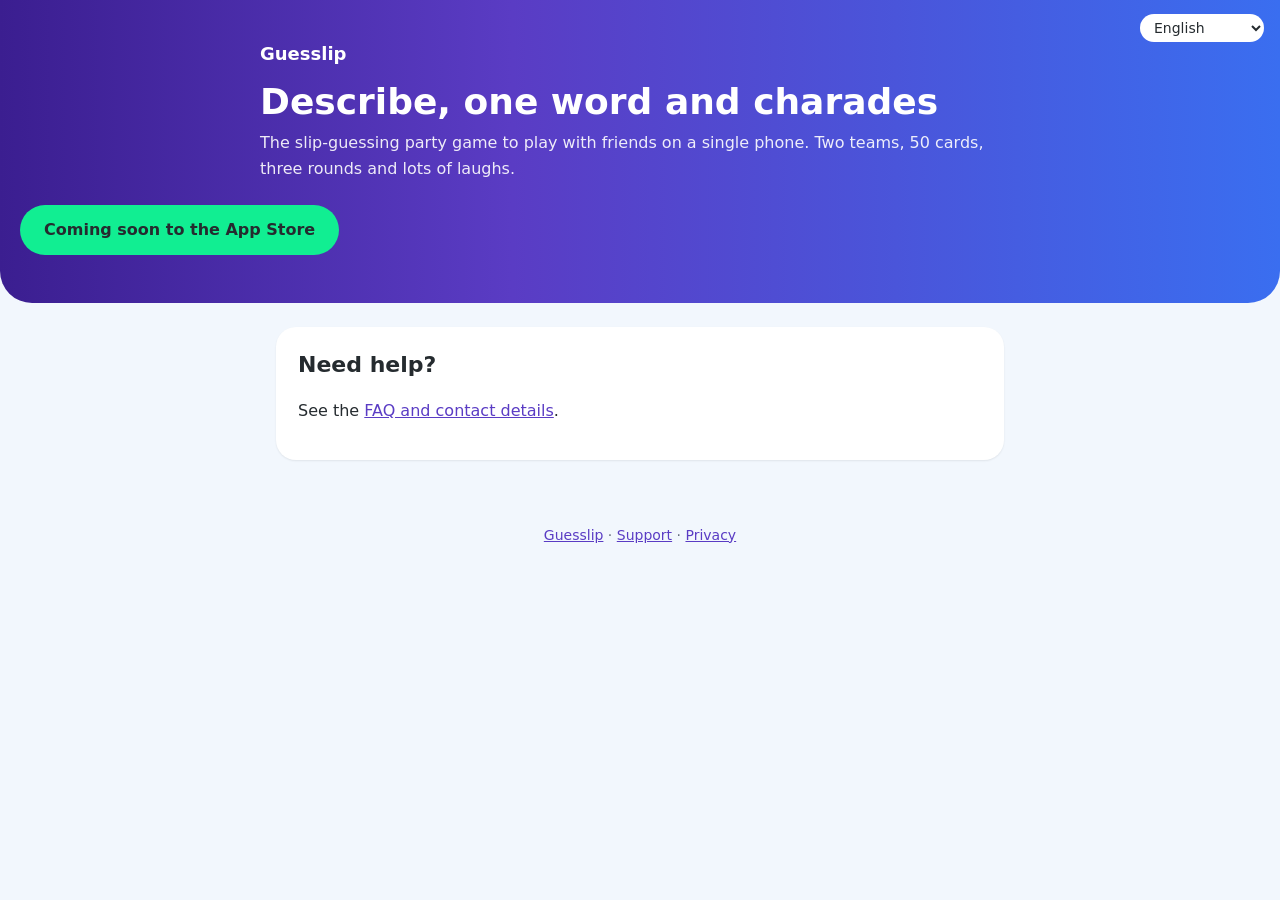
<file: index.html>
<!doctype html>
<html lang="es">
<head>
<meta charset="utf-8">
<meta name="viewport" content="width=device-width, initial-scale=1">
<title>Guesslip</title>
<link rel="stylesheet" href="estilo.css">
<script src="idioma.js" defer></script>
</head>
<body>
<nav class="idioma">
  <select id="idioma" aria-label="Idioma · Language">
    <option value="es">Español</option>
    <option value="en">English</option>
    <option value="fr">Français</option>
    <option value="de">Deutsch</option>
    <option value="it">Italiano</option>
    <option value="pt">Português</option>
    <option value="nl">Nederlands</option>
    <option value="sv">Svenska</option>
    <option value="da">Dansk</option>
    <option value="fi">Suomi</option>
    <option value="pl">Polski</option>
    <option value="cs">Čeština</option>
    <option value="sk">Slovenčina</option>
    <option value="sl">Slovenščina</option>
    <option value="hr">Hrvatski</option>
    <option value="hu">Magyar</option>
    <option value="ro">Română</option>
    <option value="bg">Български</option>
    <option value="el">Ελληνικά</option>
    <option value="et">Eesti</option>
    <option value="lv">Latviešu</option>
    <option value="lt">Lietuvių</option>
    <option value="mt">Malti</option>
    <option value="zh-Hans">简体中文</option>
    <option value="hi">हिन्दी</option>
    <option value="ar">العربية</option>
    <option value="bn">বাংলা</option>
  </select>
</nav>
<div id="app">
<header class="hero">
  <a class="logo" href="index.html">Guesslip</a>
  <h1>Describe, una palabra y mímica</h1>
  <p>El juego de los papelitos para jugar con amigos con un solo móvil. Dos equipos, 50 tarjetas, tres rondas y muchas risas.</p>
  <a class="cta" href="#">Próximamente en la App Store</a>
</header>
<main>
  <section>
    <h2>¿Necesitas ayuda?</h2>
    <p>Mira las <a href="soporte.html">preguntas frecuentes y el contacto</a>.</p>
  </section>
</main>
<footer><a href="index.html">Guesslip</a> · <a href="soporte.html">Soporte</a> · <a href="privacidad.html">Privacidad</a></footer>
</div>
<template lang="en">
<header class="hero">
  <a class="logo" href="index.html">Guesslip</a>
  <h1>Describe, one word and charades</h1>
  <p>The slip-guessing party game to play with friends on a single phone. Two teams, 50 cards, three rounds and lots of laughs.</p>
  <a class="cta" href="#">Coming soon to the App Store</a>
</header>
<main>
  <section>
    <h2>Need help?</h2>
    <p>See the <a href="soporte.html">FAQ and contact details</a>.</p>
  </section>
</main>
<footer><a href="index.html">Guesslip</a> · <a href="soporte.html">Support</a> · <a href="privacidad.html">Privacy</a></footer>
</template>
<template lang="fr">
<header class="hero">
  <a class="logo" href="index.html">Guesslip</a>
  <h1>Décrire, un seul mot et mime</h1>
  <p>Le jeu des petits papiers à jouer entre amis avec un seul téléphone. Deux équipes, 50 cartes, trois manches et beaucoup de rires.</p>
  <a class="cta" href="#">Bientôt sur l'App Store</a>
</header>
<main>
  <section>
    <h2>Besoin d'aide ?</h2>
    <p>Consultez la <a href="soporte.html">FAQ et nos coordonnées</a>.</p>
  </section>
</main>
<footer><a href="index.html">Guesslip</a> · <a href="soporte.html">Assistance</a> · <a href="privacidad.html">Confidentialité</a></footer>
</template>
<template lang="de">
<header class="hero">
  <a class="logo" href="index.html">Guesslip</a>
  <h1>Beschreiben, ein Wort und Pantomime</h1>
  <p>Das Zettel-Ratespiel für Freunde mit nur einem Handy. Zwei Teams, 50 Karten, drei Runden und viel zu lachen.</p>
  <a class="cta" href="#">Bald im App Store</a>
</header>
<main>
  <section>
    <h2>Brauchst du Hilfe?</h2>
    <p>Hier findest du <a href="soporte.html">häufige Fragen und Kontakt</a>.</p>
  </section>
</main>
<footer><a href="index.html">Guesslip</a> · <a href="soporte.html">Support</a> · <a href="privacidad.html">Datenschutz</a></footer>
</template>
<template lang="it">
<header class="hero">
  <a class="logo" href="index.html">Guesslip</a>
  <h1>Descrivere, una parola e mimo</h1>
  <p>Il gioco dei bigliettini da fare con gli amici con un solo telefono. Due squadre, 50 carte, tre round e tante risate.</p>
  <a class="cta" href="#">Presto sull'App Store</a>
</header>
<main>
  <section>
    <h2>Ti serve aiuto?</h2>
    <p>Guarda le <a href="soporte.html">domande frequenti e i contatti</a>.</p>
  </section>
</main>
<footer><a href="index.html">Guesslip</a> · <a href="soporte.html">Assistenza</a> · <a href="privacidad.html">Privacy</a></footer>
</template>
<template lang="pt">
<header class="hero">
  <a class="logo" href="index.html">Guesslip</a>
  <h1>Descrever, uma palavra e mímica</h1>
  <p>O jogo dos papelinhos para jogar com amigos com um só telemóvel. Duas equipas, 50 cartas, três rondas e muitas gargalhadas.</p>
  <a class="cta" href="#">Brevemente na App Store</a>
</header>
<main>
  <section>
    <h2>Precisas de ajuda?</h2>
    <p>Vê as <a href="soporte.html">perguntas frequentes e o contacto</a>.</p>
  </section>
</main>
<footer><a href="index.html">Guesslip</a> · <a href="soporte.html">Suporte</a> · <a href="privacidad.html">Privacidade</a></footer>
</template>
<template lang="nl">
<header class="hero">
  <a class="logo" href="index.html">Guesslip</a>
  <h1>Omschrijven, één woord en uitbeelden</h1>
  <p>Het briefjesspel om met vrienden te spelen op één telefoon. Twee teams, 50 kaarten, drie rondes en veel lol.</p>
  <a class="cta" href="#">Binnenkort in de App Store</a>
</header>
<main>
  <section>
    <h2>Hulp nodig?</h2>
    <p>Bekijk de <a href="soporte.html">veelgestelde vragen en contactgegevens</a>.</p>
  </section>
</main>
<footer><a href="index.html">Guesslip</a> · <a href="soporte.html">Support</a> · <a href="privacidad.html">Privacy</a></footer>
</template>
<template lang="sv">
<header class="hero">
  <a class="logo" href="index.html">Guesslip</a>
  <h1>Beskriv, ett ord och charader</h1>
  <p>Lappspelet att spela med vänner på en enda mobil. Två lag, 50 kort, tre rundor och massor av skratt.</p>
  <a class="cta" href="#">Snart på App Store</a>
</header>
<main>
  <section>
    <h2>Behöver du hjälp?</h2>
    <p>Se <a href="soporte.html">vanliga frågor och kontakt</a>.</p>
  </section>
</main>
<footer><a href="index.html">Guesslip</a> · <a href="soporte.html">Support</a> · <a href="privacidad.html">Integritet</a></footer>
</template>
<template lang="da">
<header class="hero">
  <a class="logo" href="index.html">Guesslip</a>
  <h1>Beskriv, ét ord og mime</h1>
  <p>Seddelspillet, I spiller med venner på én telefon. To hold, 50 kort, tre runder og masser af grin.</p>
  <a class="cta" href="#">Snart i App Store</a>
</header>
<main>
  <section>
    <h2>Brug for hjælp?</h2>
    <p>Se <a href="soporte.html">ofte stillede spørgsmål og kontakt</a>.</p>
  </section>
</main>
<footer><a href="index.html">Guesslip</a> · <a href="soporte.html">Support</a> · <a href="privacidad.html">Privatliv</a></footer>
</template>
<template lang="fi">
<header class="hero">
  <a class="logo" href="index.html">Guesslip</a>
  <h1>Kuvaile, yksi sana ja pantomiimi</h1>
  <p>Lappupeli kavereiden kanssa yhdellä puhelimella. Kaksi joukkuetta, 50 korttia, kolme kierrosta ja paljon naurua.</p>
  <a class="cta" href="#">Tulossa pian App Storeen</a>
</header>
<main>
  <section>
    <h2>Tarvitsetko apua?</h2>
    <p>Katso <a href="soporte.html">usein kysytyt kysymykset ja yhteystiedot</a>.</p>
  </section>
</main>
<footer><a href="index.html">Guesslip</a> · <a href="soporte.html">Tuki</a> · <a href="privacidad.html">Tietosuoja</a></footer>
</template>
<template lang="pl">
<header class="hero">
  <a class="logo" href="index.html">Guesslip</a>
  <h1>Opisywanie, jedno słowo i kalambury</h1>
  <p>Gra w karteczki dla znajomych na jednym telefonie. Dwie drużyny, 50 kart, trzy rundy i mnóstwo śmiechu.</p>
  <a class="cta" href="#">Wkrótce w App Store</a>
</header>
<main>
  <section>
    <h2>Potrzebujesz pomocy?</h2>
    <p>Zobacz <a href="soporte.html">najczęstsze pytania i kontakt</a>.</p>
  </section>
</main>
<footer><a href="index.html">Guesslip</a> · <a href="soporte.html">Pomoc</a> · <a href="privacidad.html">Prywatność</a></footer>
</template>
<template lang="cs">
<header class="hero">
  <a class="logo" href="index.html">Guesslip</a>
  <h1>Popis, jedno slovo a pantomima</h1>
  <p>Hra s lístečky pro partu kamarádů na jednom telefonu. Dva týmy, 50 karet, tři kola a spousta smíchu.</p>
  <a class="cta" href="#">Brzy v App Storu</a>
</header>
<main>
  <section>
    <h2>Potřebuješ pomoc?</h2>
    <p>Podívej se na <a href="soporte.html">časté dotazy a kontakt</a>.</p>
  </section>
</main>
<footer><a href="index.html">Guesslip</a> · <a href="soporte.html">Podpora</a> · <a href="privacidad.html">Soukromí</a></footer>
</template>
<template lang="sk">
<header class="hero">
  <a class="logo" href="index.html">Guesslip</a>
  <h1>Opis, jedno slovo a pantomíma</h1>
  <p>Hra s lístkami pre partiu kamarátov na jednom telefóne. Dva tímy, 50 kariet, tri kolá a kopa smiechu.</p>
  <a class="cta" href="#">Čoskoro v App Store</a>
</header>
<main>
  <section>
    <h2>Potrebuješ pomoc?</h2>
    <p>Pozri si <a href="soporte.html">časté otázky a kontakt</a>.</p>
  </section>
</main>
<footer><a href="index.html">Guesslip</a> · <a href="soporte.html">Podpora</a> · <a href="privacidad.html">Súkromie</a></footer>
</template>
<template lang="sl">
<header class="hero">
  <a class="logo" href="index.html">Guesslip</a>
  <h1>Opisovanje, ena beseda in pantomima</h1>
  <p>Igra z listki za prijatelje na enem telefonu. Dve ekipi, 50 kart, trije krogi in veliko smeha.</p>
  <a class="cta" href="#">Kmalu v App Store</a>
</header>
<main>
  <section>
    <h2>Potrebuješ pomoč?</h2>
    <p>Oglej si <a href="soporte.html">pogosta vprašanja in kontakt</a>.</p>
  </section>
</main>
<footer><a href="index.html">Guesslip</a> · <a href="soporte.html">Podpora</a> · <a href="privacidad.html">Zasebnost</a></footer>
</template>
<template lang="hr">
<header class="hero">
  <a class="logo" href="index.html">Guesslip</a>
  <h1>Opisivanje, jedna riječ i pantomima</h1>
  <p>Igra s papirićima za prijatelje na jednom mobitelu. Dvije ekipe, 50 karata, tri runde i puno smijeha.</p>
  <a class="cta" href="#">Uskoro u App Storeu</a>
</header>
<main>
  <section>
    <h2>Trebaš pomoć?</h2>
    <p>Pogledaj <a href="soporte.html">česta pitanja i kontakt</a>.</p>
  </section>
</main>
<footer><a href="index.html">Guesslip</a> · <a href="soporte.html">Podrška</a> · <a href="privacidad.html">Privatnost</a></footer>
</template>
<template lang="hu">
<header class="hero">
  <a class="logo" href="index.html">Guesslip</a>
  <h1>Körülírás, egy szó és pantomim</h1>
  <p>Cetlis társasjáték barátokkal, egyetlen telefonon. Két csapat, 50 kártya, három forduló és sok nevetés.</p>
  <a class="cta" href="#">Hamarosan az App Store-ban</a>
</header>
<main>
  <section>
    <h2>Segítség kell?</h2>
    <p>Nézd meg a <a href="soporte.html">gyakori kérdéseket és az elérhetőségünket</a>.</p>
  </section>
</main>
<footer><a href="index.html">Guesslip</a> · <a href="soporte.html">Támogatás</a> · <a href="privacidad.html">Adatvédelem</a></footer>
</template>
<template lang="ro">
<header class="hero">
  <a class="logo" href="index.html">Guesslip</a>
  <h1>Descriere, un cuvânt și mimă</h1>
  <p>Jocul cu bilețele pentru prieteni, pe un singur telefon. Două echipe, 50 de cărți, trei runde și multe râsete.</p>
  <a class="cta" href="#">În curând în App Store</a>
</header>
<main>
  <section>
    <h2>Ai nevoie de ajutor?</h2>
    <p>Vezi <a href="soporte.html">întrebările frecvente și datele de contact</a>.</p>
  </section>
</main>
<footer><a href="index.html">Guesslip</a> · <a href="soporte.html">Asistență</a> · <a href="privacidad.html">Confidențialitate</a></footer>
</template>
<template lang="bg">
<header class="hero">
  <a class="logo" href="index.html">Guesslip</a>
  <h1>Описване, една дума и пантомима</h1>
  <p>Играта с листчета за приятели на един телефон. Два отбора, 50 карти, три рунда и много смях.</p>
  <a class="cta" href="#">Скоро в App Store</a>
</header>
<main>
  <section>
    <h2>Нужна ти е помощ?</h2>
    <p>Виж <a href="soporte.html">често задаваните въпроси и контакта</a>.</p>
  </section>
</main>
<footer><a href="index.html">Guesslip</a> · <a href="soporte.html">Поддръжка</a> · <a href="privacidad.html">Поверителност</a></footer>
</template>
<template lang="el">
<header class="hero">
  <a class="logo" href="index.html">Guesslip</a>
  <h1>Περιγραφή, μία λέξη και παντομίμα</h1>
  <p>Το παιχνίδι με τα χαρτάκια για παρέες, σε ένα μόνο κινητό. Δύο ομάδες, 50 κάρτες, τρεις γύροι και πολύ γέλιο.</p>
  <a class="cta" href="#">Σύντομα στο App Store</a>
</header>
<main>
  <section>
    <h2>Χρειάζεσαι βοήθεια;</h2>
    <p>Δες τις <a href="soporte.html">συχνές ερωτήσεις και τα στοιχεία επικοινωνίας</a>.</p>
  </section>
</main>
<footer><a href="index.html">Guesslip</a> · <a href="soporte.html">Υποστήριξη</a> · <a href="privacidad.html">Απόρρητο</a></footer>
</template>
<template lang="et">
<header class="hero">
  <a class="logo" href="index.html">Guesslip</a>
  <h1>Kirjeldamine, üks sõna ja pantomiim</h1>
  <p>Paberikeste mäng sõpradega ühe telefoniga. Kaks võistkonda, 50 kaarti, kolm vooru ja palju naeru.</p>
  <a class="cta" href="#">Peagi App Store'is</a>
</header>
<main>
  <section>
    <h2>Vajad abi?</h2>
    <p>Vaata <a href="soporte.html">korduma kippuvaid küsimusi ja kontakti</a>.</p>
  </section>
</main>
<footer><a href="index.html">Guesslip</a> · <a href="soporte.html">Tugi</a> · <a href="privacidad.html">Privaatsus</a></footer>
</template>
<template lang="lv">
<header class="hero">
  <a class="logo" href="index.html">Guesslip</a>
  <h1>Aprakstīšana, viens vārds un pantomīma</h1>
  <p>Lapiņu spēle draugiem vienā telefonā. Divas komandas, 50 kārtis, trīs raundi un daudz smieklu.</p>
  <a class="cta" href="#">Drīzumā App Store</a>
</header>
<main>
  <section>
    <h2>Vajag palīdzību?</h2>
    <p>Apskati <a href="soporte.html">biežāk uzdotos jautājumus un kontaktus</a>.</p>
  </section>
</main>
<footer><a href="index.html">Guesslip</a> · <a href="soporte.html">Atbalsts</a> · <a href="privacidad.html">Privātums</a></footer>
</template>
<template lang="lt">
<header class="hero">
  <a class="logo" href="index.html">Guesslip</a>
  <h1>Apibūdinimas, vienas žodis ir pantomima</h1>
  <p>Lapelių žaidimas draugams viename telefone. Dvi komandos, 50 kortelių, trys raundai ir daug juoko.</p>
  <a class="cta" href="#">Netrukus „App Store“</a>
</header>
<main>
  <section>
    <h2>Reikia pagalbos?</h2>
    <p>Peržiūrėk <a href="soporte.html">dažnus klausimus ir kontaktus</a>.</p>
  </section>
</main>
<footer><a href="index.html">Guesslip</a> · <a href="soporte.html">Pagalba</a> · <a href="privacidad.html">Privatumas</a></footer>
</template>
<template lang="mt">
<header class="hero">
  <a class="logo" href="index.html">Guesslip</a>
  <h1>Iddeskrivi, kelma waħda u mimika</h1>
  <p>Il-logħba tal-karti żgħar biex tilgħab mal-ħbieb b'mowbajl wieħed. Żewġ timijiet, 50 karta, tliet rawnds u ħafna daħk.</p>
  <a class="cta" href="#">Dalwaqt fuq l-App Store</a>
</header>
<main>
  <section>
    <h2>Għandek bżonn għajnuna?</h2>
    <p>Ara l-<a href="soporte.html">mistoqsijiet frekwenti u l-kuntatt</a>.</p>
  </section>
</main>
<footer><a href="index.html">Guesslip</a> · <a href="soporte.html">Appoġġ</a> · <a href="privacidad.html">Privatezza</a></footer>
</template>
<template lang="zh-Hans">
<header class="hero">
  <a class="logo" href="index.html">Guesslip</a>
  <h1>描述、一词提示和你比我猜</h1>
  <p>朋友聚会用一部手机就能玩的猜纸条游戏。两支队伍、50 张卡片、三轮比赛，笑声不断。</p>
  <a class="cta" href="#">即将登陆 App Store</a>
</header>
<main>
  <section>
    <h2>需要帮助？</h2>
    <p>请查看<a href="soporte.html">常见问题和联系方式</a>。</p>
  </section>
</main>
<footer><a href="index.html">Guesslip</a> · <a href="soporte.html">支持</a> · <a href="privacidad.html">隐私</a></footer>
</template>
<template lang="hi">
<header class="hero">
  <a class="logo" href="index.html">Guesslip</a>
  <h1>समझाओ, एक शब्द और इशारे</h1>
  <p>दोस्तों के साथ एक ही फ़ोन पर खेलने वाला पर्चियों का खेल। दो टीमें, 50 कार्ड, तीन राउंड और ढेर सारी हँसी।</p>
  <a class="cta" href="#">जल्द ही App Store पर</a>
</header>
<main>
  <section>
    <h2>मदद चाहिए?</h2>
    <p><a href="soporte.html">अक्सर पूछे जाने वाले सवाल और संपर्क</a> देखें।</p>
  </section>
</main>
<footer><a href="index.html">Guesslip</a> · <a href="soporte.html">सहायता</a> · <a href="privacidad.html">गोपनीयता</a></footer>
</template>
<template lang="ar">
<header class="hero">
  <a class="logo" href="index.html">Guesslip</a>
  <h1>وصف، كلمة واحدة وتمثيل صامت</h1>
  <p>لعبة الأوراق للعب مع الأصدقاء على هاتف واحد. فريقان، 50 بطاقة، ثلاث جولات والكثير من الضحك.</p>
  <a class="cta" href="#">قريبًا على App Store</a>
</header>
<main>
  <section>
    <h2>تحتاج إلى مساعدة؟</h2>
    <p>اطّلع على <a href="soporte.html">الأسئلة الشائعة ووسائل التواصل</a>.</p>
  </section>
</main>
<footer><a href="index.html">Guesslip</a> · <a href="soporte.html">الدعم</a> · <a href="privacidad.html">الخصوصية</a></footer>
</template>
<template lang="bn">
<header class="hero">
  <a class="logo" href="index.html">Guesslip</a>
  <h1>বোঝাও, এক শব্দ আর অভিনয়</h1>
  <p>বন্ধুদের সঙ্গে একটি ফোনেই খেলার কাগজের খেলা। দুটি দল, ৫০টি কার্ড, তিনটি রাউন্ড আর অনেক হাসি।</p>
  <a class="cta" href="#">শিগগিরই App Store-এ</a>
</header>
<main>
  <section>
    <h2>সাহায্য দরকার?</h2>
    <p><a href="soporte.html">প্রায়ই জিজ্ঞাসিত প্রশ্ন আর যোগাযোগ</a> দেখো।</p>
  </section>
</main>
<footer><a href="index.html">Guesslip</a> · <a href="soporte.html">সহায়তা</a> · <a href="privacidad.html">গোপনীয়তা</a></footer>
</template>
</body>
</html>
</file>
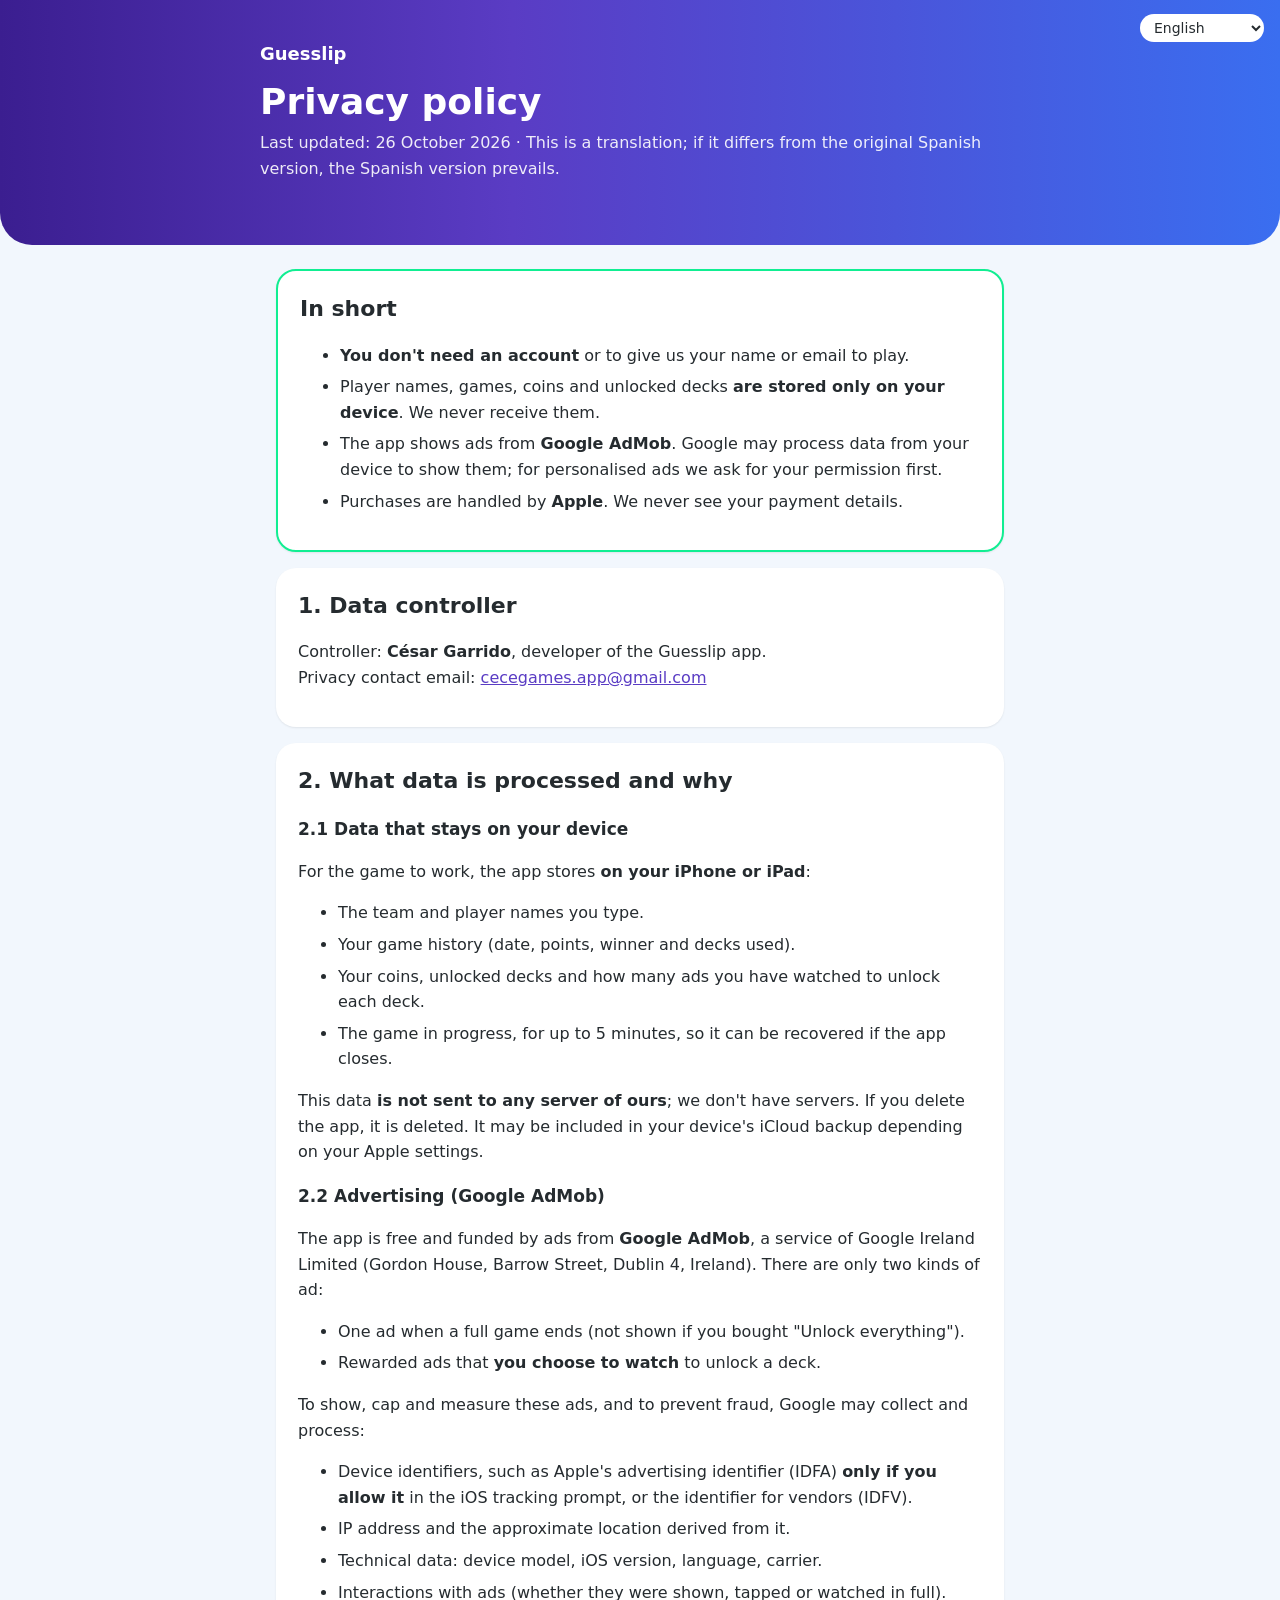
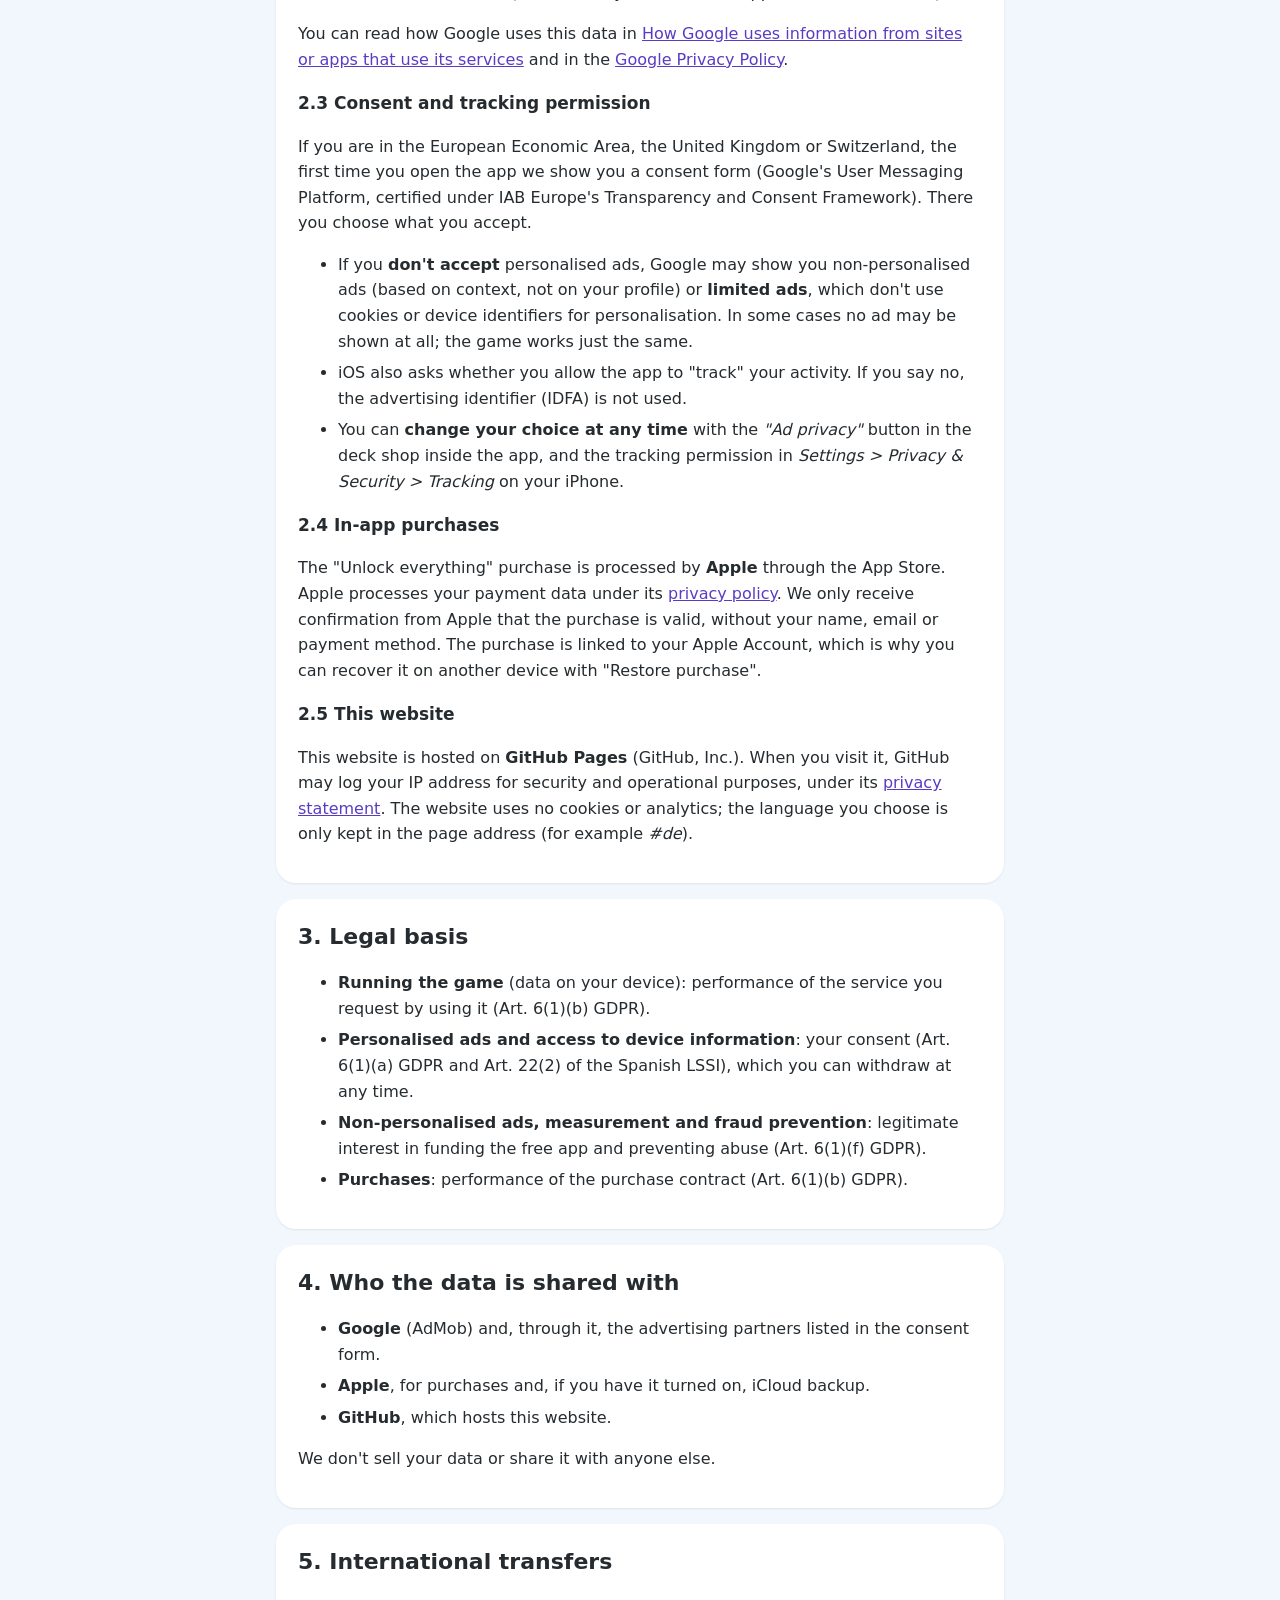
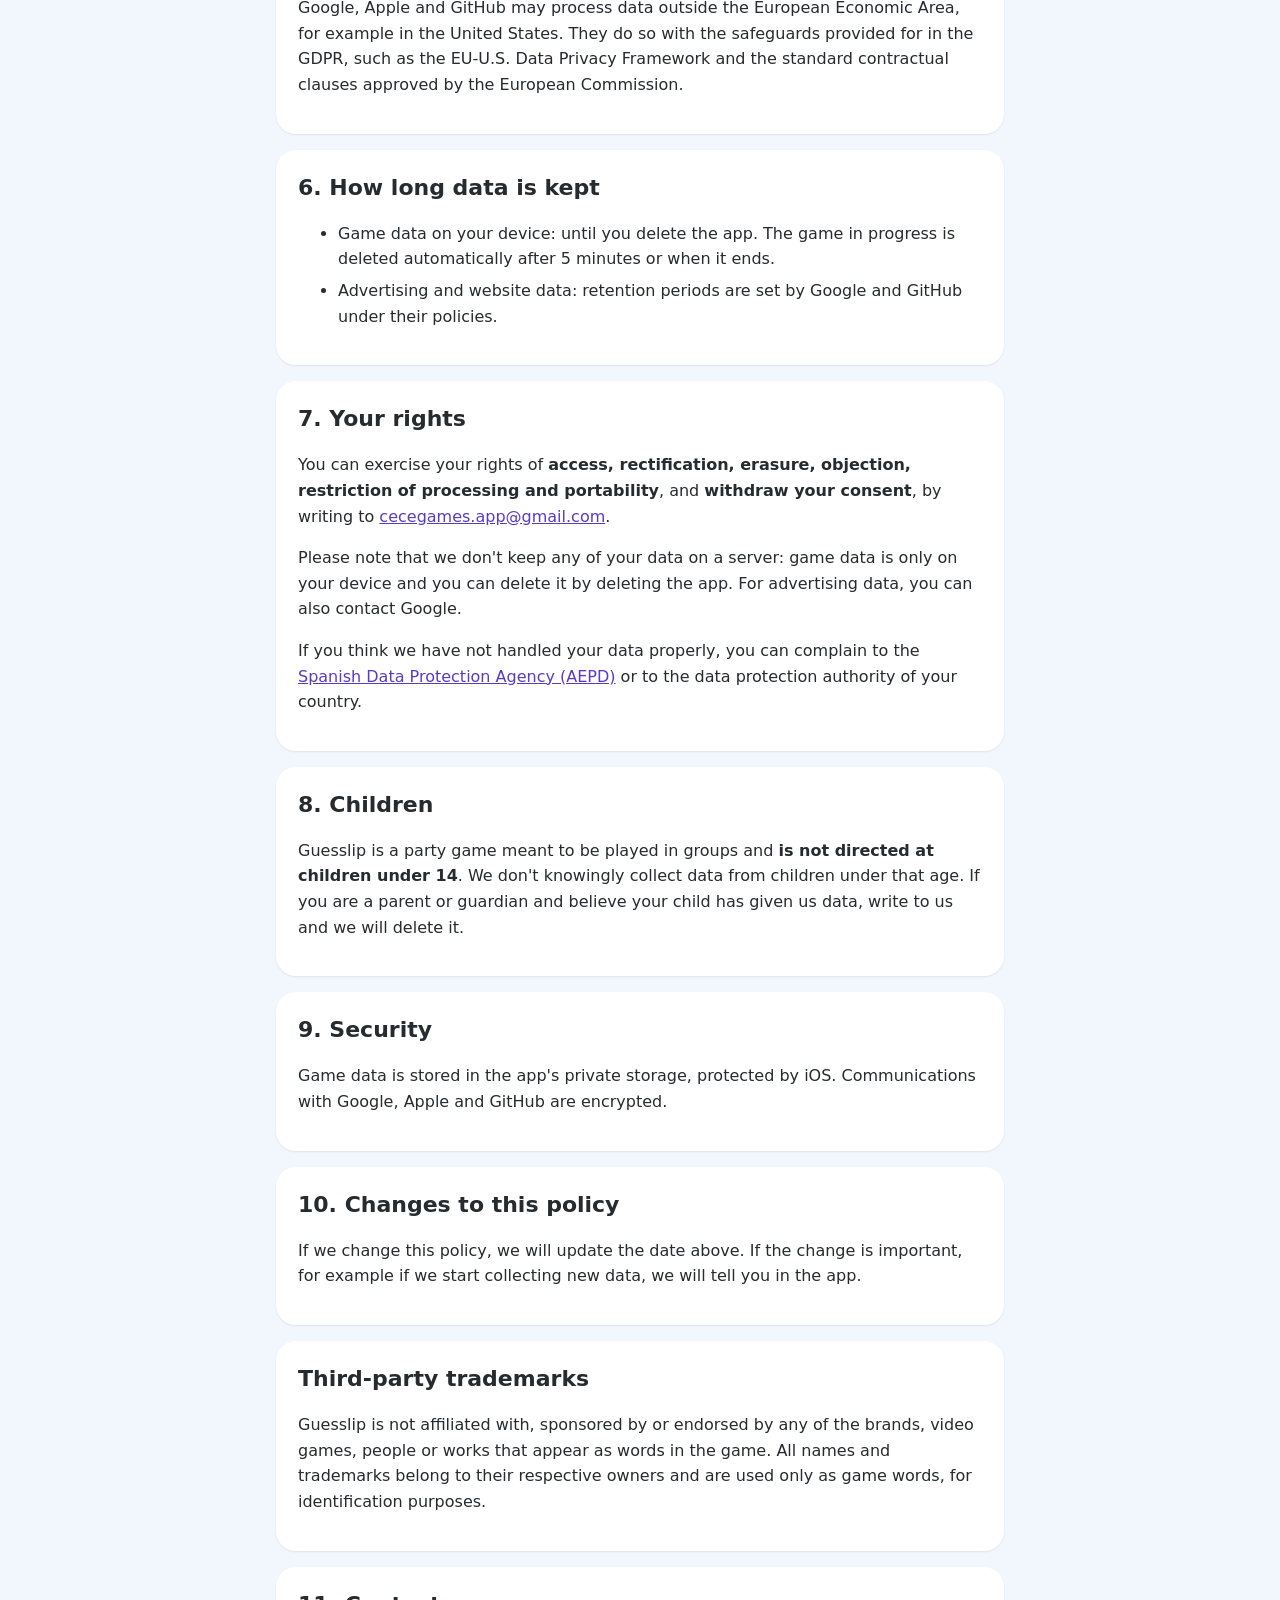
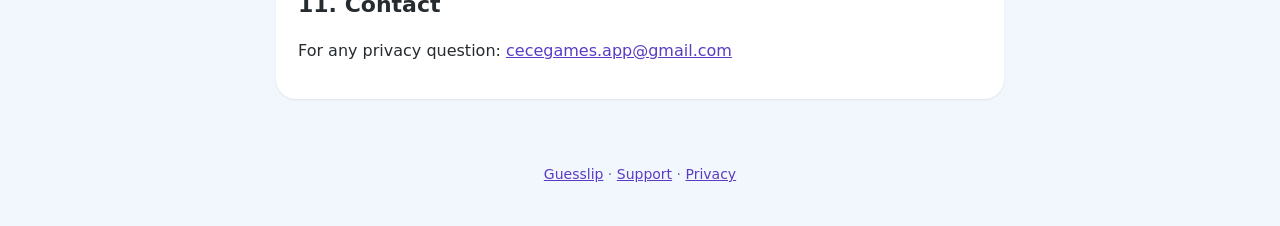
<file: privacidad.html>
<!doctype html>
<html lang="es">
<head>
<meta charset="utf-8">
<meta name="viewport" content="width=device-width, initial-scale=1">
<title>Política de privacidad · Guesslip</title>
<link rel="stylesheet" href="estilo.css">
<script src="idioma.js" defer></script>
</head>
<body>
<nav class="idioma">
  <select id="idioma" aria-label="Idioma · Language">
    <option value="es">Español</option>
    <option value="en">English</option>
    <option value="fr">Français</option>
    <option value="de">Deutsch</option>
    <option value="it">Italiano</option>
    <option value="pt">Português</option>
    <option value="nl">Nederlands</option>
    <option value="sv">Svenska</option>
    <option value="da">Dansk</option>
    <option value="fi">Suomi</option>
    <option value="pl">Polski</option>
    <option value="cs">Čeština</option>
    <option value="sk">Slovenčina</option>
    <option value="sl">Slovenščina</option>
    <option value="hr">Hrvatski</option>
    <option value="hu">Magyar</option>
    <option value="ro">Română</option>
    <option value="bg">Български</option>
    <option value="el">Ελληνικά</option>
    <option value="et">Eesti</option>
    <option value="lv">Latviešu</option>
    <option value="lt">Lietuvių</option>
    <option value="mt">Malti</option>
    <option value="zh-Hans">简体中文</option>
    <option value="hi">हिन्दी</option>
    <option value="ar">العربية</option>
    <option value="bn">বাংলা</option>
  </select>
</nav>
<div id="app">
<header class="hero">
  <a class="logo" href="index.html">Guesslip</a>
  <h1>Política de privacidad</h1>
  <p>Última actualización: 26 de octubre de 2026</p>
</header>
<main>
<section class="resumen">
  <h2>Resumen rápido</h2>
  <ul>
    <li><strong>No tienes que crear ninguna cuenta</strong> ni darnos tu nombre o tu correo para jugar.</li>
    <li>Los nombres de jugadores, partidas, monedas y mazos desbloqueados <strong>se guardan solo en tu dispositivo</strong>. Nosotros no los recibimos.</li>
    <li>La app muestra anuncios de <strong>Google AdMob</strong>. Google puede tratar datos de tu dispositivo para mostrarlos; para anuncios personalizados te pedimos permiso primero.</li>
    <li>Las compras las gestiona <strong>Apple</strong>. Nosotros nunca vemos tus datos de pago.</li>
  </ul>
</section>

<section>
  <h2>1. Responsable del tratamiento</h2>
  <p>Responsable: <strong>César Garrido</strong>, desarrollador de la aplicación Guesslip.<br>
  Correo de contacto para privacidad: <a href="mailto:cecegames.app@gmail.com">cecegames.app@gmail.com</a></p>
</section>

<section>
  <h2>2. Qué datos se tratan y para qué</h2>
  <h3>2.1 Datos que se quedan en tu dispositivo</h3>
  <p>Para que el juego funcione, la app guarda <strong>en la memoria de tu iPhone o iPad</strong>:</p>
  <ul>
    <li>Los nombres de equipos y jugadores que escribas.</li>
    <li>El historial de partidas (fecha, puntos, ganador y mazos usados).</li>
    <li>Tus monedas, los mazos desbloqueados y cuántos anuncios has visto para desbloquear cada mazo.</li>
    <li>La partida en curso, durante un máximo de 5 minutos, para poder recuperarla si la app se cierra.</li>
  </ul>
  <p>Estos datos <strong>no se envían a ningún servidor nuestro</strong>; no tenemos servidores. Si borras la app, se borran. Pueden incluirse en la copia de seguridad de iCloud de tu dispositivo según tu configuración de Apple.</p>

  <h3>2.2 Publicidad (Google AdMob)</h3>
  <p>La app es gratuita y se financia con anuncios de <strong>Google AdMob</strong>, servicio de Google Ireland Limited (Gordon House, Barrow Street, Dublín 4, Irlanda). Solo hay dos tipos de anuncio:</p>
  <ul>
    <li>Un anuncio al terminar una partida completa (no aparece si has comprado "Desbloquear todo").</li>
    <li>Anuncios con recompensa que <strong>tú decides ver</strong> para desbloquear un mazo.</li>
  </ul>
  <p>Para mostrar, limitar la frecuencia y medir estos anuncios, y para prevenir el fraude, Google puede recoger y tratar:</p>
  <ul>
    <li>Identificadores del dispositivo, como el identificador de publicidad de Apple (IDFA) <strong>solo si lo permites</strong> en el aviso de rastreo de iOS, o el identificador para proveedores (IDFV).</li>
    <li>Dirección IP y ubicación aproximada derivada de ella.</li>
    <li>Datos técnicos: modelo del dispositivo, versión de iOS, idioma, operador.</li>
    <li>Interacciones con los anuncios (si se mostraron, si se tocaron, si se vieron enteros).</li>
  </ul>
  <p>Puedes leer cómo usa Google estos datos en <a href="https://policies.google.com/technologies/partner-sites">Cómo utiliza Google la información de sitios web o aplicaciones que utilizan sus servicios</a> y en la <a href="https://policies.google.com/privacy">Política de privacidad de Google</a>.</p>

  <h3>2.3 Consentimiento y permiso de rastreo</h3>
  <p>Si estás en el Espacio Económico Europeo, Reino Unido o Suiza, la primera vez que abres la app te mostramos un formulario de consentimiento (la plataforma de mensajes de usuario de Google, certificada con el marco de transparencia y consentimiento de IAB Europe). Ahí eliges qué aceptas.</p>
  <ul>
    <li>Si <strong>no aceptas</strong> los anuncios personalizados, Google puede mostrarte anuncios no personalizados (basados en el contexto, no en tu perfil) o <strong>anuncios limitados</strong>, que no usan cookies ni identificadores del dispositivo para personalizar. En algunos casos puede que no se muestre ningún anuncio; el juego sigue funcionando igual.</li>
    <li>Además, iOS te pregunta si permites que la app "rastree" tu actividad. Si dices que no, no se usará el identificador de publicidad (IDFA).</li>
    <li>Puedes <strong>cambiar tu decisión cuando quieras</strong> desde el botón <em>"Privacidad de anuncios"</em> de la tienda de mazos dentro de la app, y el permiso de rastreo desde <em>Ajustes &gt; Privacidad y seguridad &gt; Rastreo</em> de tu iPhone.</li>
  </ul>

  <h3>2.4 Compras dentro de la app</h3>
  <p>La compra "Desbloquear todo" la procesa <strong>Apple</strong> a través de la App Store. Apple trata tus datos de pago según su <a href="https://www.apple.com/legal/privacy/">política de privacidad</a>. Nosotros solo recibimos de Apple la confirmación de que la compra es válida, sin tu nombre, correo ni medio de pago. La compra queda asociada a tu cuenta de Apple, por eso puedes recuperarla en otro dispositivo con "Restaurar compra".</p>

  <h3>2.5 Esta página web</h3>
  <p>Esta web está alojada en <strong>GitHub Pages</strong> (GitHub, Inc.). Cuando la visitas, GitHub puede registrar tu dirección IP por motivos de seguridad y funcionamiento, según su <a href="https://docs.github.com/site-policy/privacy-policies/github-general-privacy-statement">declaración de privacidad</a>. La web no usa cookies ni herramientas de analítica; el idioma que eliges solo se guarda en la dirección de la página (por ejemplo, <em>#de</em>).</p>
</section>

<section>
  <h2>3. Base legal</h2>
  <ul>
    <li><strong>Funcionamiento del juego</strong> (datos en tu dispositivo): ejecución del servicio que pides al usarlo (art. 6.1.b del RGPD).</li>
    <li><strong>Anuncios personalizados y acceso a información del dispositivo</strong>: tu consentimiento (art. 6.1.a del RGPD y art. 22.2 de la LSSI), que puedes retirar en cualquier momento.</li>
    <li><strong>Anuncios no personalizados, medición y prevención del fraude</strong>: interés legítimo en financiar la app gratuita y evitar abusos (art. 6.1.f del RGPD).</li>
    <li><strong>Compras</strong>: ejecución del contrato de compra (art. 6.1.b del RGPD).</li>
  </ul>
</section>

<section>
  <h2>4. Con quién se comparten los datos</h2>
  <ul>
    <li><strong>Google</strong> (AdMob) y, a través de él, los socios publicitarios que aparecen en el formulario de consentimiento.</li>
    <li><strong>Apple</strong>, para las compras y, si la tienes activada, la copia de seguridad de iCloud.</li>
    <li><strong>GitHub</strong>, que aloja esta página web.</li>
  </ul>
  <p>No vendemos tus datos ni los compartimos con nadie más.</p>
</section>

<section>
  <h2>5. Transferencias internacionales</h2>
  <p>Google, Apple y GitHub pueden tratar datos fuera del Espacio Económico Europeo, por ejemplo en Estados Unidos. Lo hacen con las garantías previstas en el RGPD, como el Marco de Privacidad de Datos UE-EE. UU. y las cláusulas contractuales tipo aprobadas por la Comisión Europea.</p>
</section>

<section>
  <h2>6. Cuánto tiempo se guardan</h2>
  <ul>
    <li>Datos del juego en tu dispositivo: hasta que borres la app. La partida en curso se borra sola a los 5 minutos o al terminarla.</li>
    <li>Datos de publicidad y de la web: los plazos los fijan Google y GitHub según sus políticas.</li>
  </ul>
</section>

<section>
  <h2>7. Tus derechos</h2>
  <p>Puedes ejercer tus derechos de <strong>acceso, rectificación, supresión, oposición, limitación del tratamiento y portabilidad</strong>, y <strong>retirar tu consentimiento</strong>, escribiendo a <a href="mailto:cecegames.app@gmail.com">cecegames.app@gmail.com</a>.</p>
  <p>Ten en cuenta que nosotros no guardamos datos tuyos en ningún servidor: los datos del juego están solo en tu dispositivo y los puedes borrar borrando la app. Para los datos de publicidad, puedes dirigirte también a Google.</p>
  <p>Si crees que no hemos tratado bien tus datos, puedes reclamar ante la <a href="https://www.aepd.es">Agencia Española de Protección de Datos</a> o ante la autoridad de protección de datos de tu país.</p>
</section>

<section>
  <h2>8. Menores</h2>
  <p>Guesslip es un juego de fiesta pensado para jugar en grupo y <strong>no está dirigido a menores de 14 años</strong>. No recogemos a sabiendas datos de menores de esa edad. Si eres padre, madre o tutor y crees que tu hijo nos ha facilitado datos, escríbenos y los eliminaremos.</p>
</section>

<section>
  <h2>9. Seguridad</h2>
  <p>Los datos del juego se guardan en el almacenamiento privado de la app, protegido por el sistema de iOS. Las comunicaciones con Google, Apple y GitHub van cifradas.</p>
</section>

<section>
  <h2>10. Cambios en esta política</h2>
  <p>Si cambiamos esta política, actualizaremos la fecha de arriba. Si el cambio es importante, por ejemplo si empezamos a recoger datos nuevos, lo avisaremos dentro de la app.</p>
</section>

<!-- marcas-terceros -->
<section>
  <h2>Marcas de terceros</h2>
  <p>Guesslip no está afiliado, patrocinado ni respaldado por ninguna de las marcas, videojuegos, personas u obras que aparecen como palabras en el juego. Todos los nombres y marcas pertenecen a sus respectivos propietarios y se usan únicamente como palabras de juego, con fines de identificación.</p>
</section>

<section>
  <h2>11. Contacto</h2>
  <p>Para cualquier duda sobre privacidad: <a href="mailto:cecegames.app@gmail.com">cecegames.app@gmail.com</a></p>
</section>
</main>
<footer><a href="index.html">Guesslip</a> · <a href="soporte.html">Soporte</a> · <a href="privacidad.html">Privacidad</a></footer>
</div>
<template lang="en">
<header class="hero">
  <a class="logo" href="index.html">Guesslip</a>
  <h1>Privacy policy</h1>
  <p>Last updated: 26 October 2026 · This is a translation; if it differs from the original Spanish version, the Spanish version prevails.</p>
</header>
<main>
<section class="resumen">
  <h2>In short</h2>
  <ul>
    <li><strong>You don't need an account</strong> or to give us your name or email to play.</li>
    <li>Player names, games, coins and unlocked decks <strong>are stored only on your device</strong>. We never receive them.</li>
    <li>The app shows ads from <strong>Google AdMob</strong>. Google may process data from your device to show them; for personalised ads we ask for your permission first.</li>
    <li>Purchases are handled by <strong>Apple</strong>. We never see your payment details.</li>
  </ul>
</section>

<section>
  <h2>1. Data controller</h2>
  <p>Controller: <strong>César Garrido</strong>, developer of the Guesslip app.<br>
  Privacy contact email: <a href="mailto:cecegames.app@gmail.com">cecegames.app@gmail.com</a></p>
</section>

<section>
  <h2>2. What data is processed and why</h2>
  <h3>2.1 Data that stays on your device</h3>
  <p>For the game to work, the app stores <strong>on your iPhone or iPad</strong>:</p>
  <ul>
    <li>The team and player names you type.</li>
    <li>Your game history (date, points, winner and decks used).</li>
    <li>Your coins, unlocked decks and how many ads you have watched to unlock each deck.</li>
    <li>The game in progress, for up to 5 minutes, so it can be recovered if the app closes.</li>
  </ul>
  <p>This data <strong>is not sent to any server of ours</strong>; we don't have servers. If you delete the app, it is deleted. It may be included in your device's iCloud backup depending on your Apple settings.</p>

  <h3>2.2 Advertising (Google AdMob)</h3>
  <p>The app is free and funded by ads from <strong>Google AdMob</strong>, a service of Google Ireland Limited (Gordon House, Barrow Street, Dublin 4, Ireland). There are only two kinds of ad:</p>
  <ul>
    <li>One ad when a full game ends (not shown if you bought "Unlock everything").</li>
    <li>Rewarded ads that <strong>you choose to watch</strong> to unlock a deck.</li>
  </ul>
  <p>To show, cap and measure these ads, and to prevent fraud, Google may collect and process:</p>
  <ul>
    <li>Device identifiers, such as Apple's advertising identifier (IDFA) <strong>only if you allow it</strong> in the iOS tracking prompt, or the identifier for vendors (IDFV).</li>
    <li>IP address and the approximate location derived from it.</li>
    <li>Technical data: device model, iOS version, language, carrier.</li>
    <li>Interactions with ads (whether they were shown, tapped or watched in full).</li>
  </ul>
  <p>You can read how Google uses this data in <a href="https://policies.google.com/technologies/partner-sites">How Google uses information from sites or apps that use its services</a> and in the <a href="https://policies.google.com/privacy">Google Privacy Policy</a>.</p>

  <h3>2.3 Consent and tracking permission</h3>
  <p>If you are in the European Economic Area, the United Kingdom or Switzerland, the first time you open the app we show you a consent form (Google's User Messaging Platform, certified under IAB Europe's Transparency and Consent Framework). There you choose what you accept.</p>
  <ul>
    <li>If you <strong>don't accept</strong> personalised ads, Google may show you non-personalised ads (based on context, not on your profile) or <strong>limited ads</strong>, which don't use cookies or device identifiers for personalisation. In some cases no ad may be shown at all; the game works just the same.</li>
    <li>iOS also asks whether you allow the app to "track" your activity. If you say no, the advertising identifier (IDFA) is not used.</li>
    <li>You can <strong>change your choice at any time</strong> with the <em>"Ad privacy"</em> button in the deck shop inside the app, and the tracking permission in <em>Settings &gt; Privacy &amp; Security &gt; Tracking</em> on your iPhone.</li>
  </ul>

  <h3>2.4 In-app purchases</h3>
  <p>The "Unlock everything" purchase is processed by <strong>Apple</strong> through the App Store. Apple processes your payment data under its <a href="https://www.apple.com/legal/privacy/">privacy policy</a>. We only receive confirmation from Apple that the purchase is valid, without your name, email or payment method. The purchase is linked to your Apple Account, which is why you can recover it on another device with "Restore purchase".</p>

  <h3>2.5 This website</h3>
  <p>This website is hosted on <strong>GitHub Pages</strong> (GitHub, Inc.). When you visit it, GitHub may log your IP address for security and operational purposes, under its <a href="https://docs.github.com/site-policy/privacy-policies/github-general-privacy-statement">privacy statement</a>. The website uses no cookies or analytics; the language you choose is only kept in the page address (for example <em>#de</em>).</p>
</section>

<section>
  <h2>3. Legal basis</h2>
  <ul>
    <li><strong>Running the game</strong> (data on your device): performance of the service you request by using it (Art. 6(1)(b) GDPR).</li>
    <li><strong>Personalised ads and access to device information</strong>: your consent (Art. 6(1)(a) GDPR and Art. 22(2) of the Spanish LSSI), which you can withdraw at any time.</li>
    <li><strong>Non-personalised ads, measurement and fraud prevention</strong>: legitimate interest in funding the free app and preventing abuse (Art. 6(1)(f) GDPR).</li>
    <li><strong>Purchases</strong>: performance of the purchase contract (Art. 6(1)(b) GDPR).</li>
  </ul>
</section>

<section>
  <h2>4. Who the data is shared with</h2>
  <ul>
    <li><strong>Google</strong> (AdMob) and, through it, the advertising partners listed in the consent form.</li>
    <li><strong>Apple</strong>, for purchases and, if you have it turned on, iCloud backup.</li>
    <li><strong>GitHub</strong>, which hosts this website.</li>
  </ul>
  <p>We don't sell your data or share it with anyone else.</p>
</section>

<section>
  <h2>5. International transfers</h2>
  <p>Google, Apple and GitHub may process data outside the European Economic Area, for example in the United States. They do so with the safeguards provided for in the GDPR, such as the EU-U.S. Data Privacy Framework and the standard contractual clauses approved by the European Commission.</p>
</section>

<section>
  <h2>6. How long data is kept</h2>
  <ul>
    <li>Game data on your device: until you delete the app. The game in progress is deleted automatically after 5 minutes or when it ends.</li>
    <li>Advertising and website data: retention periods are set by Google and GitHub under their policies.</li>
  </ul>
</section>

<section>
  <h2>7. Your rights</h2>
  <p>You can exercise your rights of <strong>access, rectification, erasure, objection, restriction of processing and portability</strong>, and <strong>withdraw your consent</strong>, by writing to <a href="mailto:cecegames.app@gmail.com">cecegames.app@gmail.com</a>.</p>
  <p>Please note that we don't keep any of your data on a server: game data is only on your device and you can delete it by deleting the app. For advertising data, you can also contact Google.</p>
  <p>If you think we have not handled your data properly, you can complain to the <a href="https://www.aepd.es">Spanish Data Protection Agency (AEPD)</a> or to the data protection authority of your country.</p>
</section>

<section>
  <h2>8. Children</h2>
  <p>Guesslip is a party game meant to be played in groups and <strong>is not directed at children under 14</strong>. We don't knowingly collect data from children under that age. If you are a parent or guardian and believe your child has given us data, write to us and we will delete it.</p>
</section>

<section>
  <h2>9. Security</h2>
  <p>Game data is stored in the app's private storage, protected by iOS. Communications with Google, Apple and GitHub are encrypted.</p>
</section>

<section>
  <h2>10. Changes to this policy</h2>
  <p>If we change this policy, we will update the date above. If the change is important, for example if we start collecting new data, we will tell you in the app.</p>
</section>

<!-- marcas-terceros -->
<section>
  <h2>Third-party trademarks</h2>
  <p>Guesslip is not affiliated with, sponsored by or endorsed by any of the brands, video games, people or works that appear as words in the game. All names and trademarks belong to their respective owners and are used only as game words, for identification purposes.</p>
</section>

<section>
  <h2>11. Contact</h2>
  <p>For any privacy question: <a href="mailto:cecegames.app@gmail.com">cecegames.app@gmail.com</a></p>
</section>
</main>
<footer><a href="index.html">Guesslip</a> · <a href="soporte.html">Support</a> · <a href="privacidad.html">Privacy</a></footer>
</template>
<template lang="fr">
<header class="hero">
  <a class="logo" href="index.html">Guesslip</a>
  <h1>Politique de confidentialité</h1>
  <p>Dernière mise à jour : 26 octobre 2026 · Ceci est une traduction ; en cas de différence avec la version originale en espagnol, c'est la version espagnole qui prévaut.</p>
</header>
<main>
<section class="resumen">
  <h2>En bref</h2>
  <ul>
    <li><strong>Aucun compte n'est nécessaire</strong> et vous n'avez pas à nous donner votre nom ni votre e-mail pour jouer.</li>
    <li>Les noms des joueurs, les parties, les pièces et les paquets débloqués <strong>sont enregistrés uniquement sur votre appareil</strong>. Nous ne les recevons pas.</li>
    <li>L'app affiche des publicités <strong>Google AdMob</strong>. Google peut traiter des données de votre appareil pour les afficher ; pour les publicités personnalisées, nous vous demandons d'abord votre accord.</li>
    <li>Les achats sont gérés par <strong>Apple</strong>. Nous ne voyons jamais vos données de paiement.</li>
  </ul>
</section>

<section>
  <h2>1. Responsable du traitement</h2>
  <p>Responsable : <strong>César Garrido</strong>, développeur de l'application Guesslip.<br>
  E-mail de contact pour la confidentialité : <a href="mailto:cecegames.app@gmail.com">cecegames.app@gmail.com</a></p>
</section>

<section>
  <h2>2. Quelles données sont traitées et pourquoi</h2>
  <h3>2.1 Données qui restent sur votre appareil</h3>
  <p>Pour que le jeu fonctionne, l'app enregistre <strong>sur votre iPhone ou iPad</strong> :</p>
  <ul>
    <li>Les noms d'équipes et de joueurs que vous saisissez.</li>
    <li>L'historique des parties (date, points, gagnant et paquets utilisés).</li>
    <li>Vos pièces, les paquets débloqués et le nombre de publicités vues pour débloquer chaque paquet.</li>
    <li>La partie en cours, pendant 5 minutes au maximum, pour pouvoir la récupérer si l'app se ferme.</li>
  </ul>
  <p>Ces données <strong>ne sont envoyées à aucun de nos serveurs</strong> ; nous n'avons pas de serveurs. Si vous supprimez l'app, elles sont supprimées. Elles peuvent être incluses dans la sauvegarde iCloud de votre appareil selon vos réglages Apple.</p>

  <h3>2.2 Publicité (Google AdMob)</h3>
  <p>L'app est gratuite et financée par des publicités <strong>Google AdMob</strong>, service de Google Ireland Limited (Gordon House, Barrow Street, Dublin 4, Irlande). Il n'y a que deux types de publicité :</p>
  <ul>
    <li>Une publicité à la fin d'une partie complète (elle n'apparaît pas si vous avez acheté « Tout débloquer »).</li>
    <li>Des publicités avec récompense que <strong>vous choisissez de regarder</strong> pour débloquer un paquet.</li>
  </ul>
  <p>Pour afficher, limiter la fréquence et mesurer ces publicités, et pour prévenir la fraude, Google peut collecter et traiter :</p>
  <ul>
    <li>Des identifiants de l'appareil, comme l'identifiant publicitaire d'Apple (IDFA) <strong>uniquement si vous l'autorisez</strong> dans la demande de suivi d'iOS, ou l'identifiant pour les fournisseurs (IDFV).</li>
    <li>L'adresse IP et la localisation approximative qui en découle.</li>
    <li>Des données techniques : modèle de l'appareil, version d'iOS, langue, opérateur.</li>
    <li>Les interactions avec les publicités (affichées, touchées, regardées en entier).</li>
  </ul>
  <p>Vous pouvez lire comment Google utilise ces données dans <a href="https://policies.google.com/technologies/partner-sites">Comment Google utilise les informations des sites ou applications qui utilisent ses services</a> et dans les <a href="https://policies.google.com/privacy">Règles de confidentialité de Google</a>.</p>

  <h3>2.3 Consentement et autorisation de suivi</h3>
  <p>Si vous êtes dans l'Espace économique européen, au Royaume-Uni ou en Suisse, la première fois que vous ouvrez l'app nous affichons un formulaire de consentement (la plateforme de messages aux utilisateurs de Google, certifiée selon le cadre de transparence et de consentement de l'IAB Europe). Vous y choisissez ce que vous acceptez.</p>
  <ul>
    <li>Si vous <strong>n'acceptez pas</strong> les publicités personnalisées, Google peut afficher des publicités non personnalisées (basées sur le contexte et non sur votre profil) ou des <strong>publicités limitées</strong>, qui n'utilisent ni cookies ni identifiants de l'appareil pour la personnalisation. Dans certains cas, aucune publicité ne s'affiche ; le jeu fonctionne de la même façon.</li>
    <li>De plus, iOS vous demande si vous autorisez l'app à « suivre » votre activité. Si vous refusez, l'identifiant publicitaire (IDFA) n'est pas utilisé.</li>
    <li>Vous pouvez <strong>modifier votre choix à tout moment</strong> avec le bouton <em>« Confidentialité des publicités »</em> de la boutique de paquets dans l'app, et l'autorisation de suivi dans <em>Réglages &gt; Confidentialité et sécurité &gt; Suivi</em> de votre iPhone.</li>
  </ul>

  <h3>2.4 Achats intégrés</h3>
  <p>L'achat « Tout débloquer » est traité par <strong>Apple</strong> via l'App Store. Apple traite vos données de paiement selon sa <a href="https://www.apple.com/legal/privacy/">politique de confidentialité</a>. Nous recevons seulement d'Apple la confirmation que l'achat est valide, sans votre nom, e-mail ni moyen de paiement. L'achat est associé à votre compte Apple, c'est pourquoi vous pouvez le récupérer sur un autre appareil avec « Restaurer l'achat ».</p>

  <h3>2.5 Ce site web</h3>
  <p>Ce site est hébergé sur <strong>GitHub Pages</strong> (GitHub, Inc.). Lors de votre visite, GitHub peut enregistrer votre adresse IP pour des raisons de sécurité et de fonctionnement, selon sa <a href="https://docs.github.com/site-policy/privacy-policies/github-general-privacy-statement">déclaration de confidentialité</a>. Le site n'utilise ni cookies ni outils d'analyse ; la langue choisie est seulement conservée dans l'adresse de la page (par exemple <em>#de</em>).</p>
</section>

<section>
  <h2>3. Base juridique</h2>
  <ul>
    <li><strong>Fonctionnement du jeu</strong> (données sur votre appareil) : exécution du service que vous demandez en l'utilisant (art. 6.1.b du RGPD).</li>
    <li><strong>Publicités personnalisées et accès aux informations de l'appareil</strong> : votre consentement (art. 6.1.a du RGPD et art. 22.2 de la LSSI espagnole), que vous pouvez retirer à tout moment.</li>
    <li><strong>Publicités non personnalisées, mesure et prévention de la fraude</strong> : intérêt légitime à financer l'app gratuite et à éviter les abus (art. 6.1.f du RGPD).</li>
    <li><strong>Achats</strong> : exécution du contrat d'achat (art. 6.1.b du RGPD).</li>
  </ul>
</section>

<section>
  <h2>4. Avec qui les données sont partagées</h2>
  <ul>
    <li><strong>Google</strong> (AdMob) et, par son intermédiaire, les partenaires publicitaires indiqués dans le formulaire de consentement.</li>
    <li><strong>Apple</strong>, pour les achats et, si elle est activée, la sauvegarde iCloud.</li>
    <li><strong>GitHub</strong>, qui héberge ce site web.</li>
  </ul>
  <p>Nous ne vendons pas vos données et ne les partageons avec personne d'autre.</p>
</section>

<section>
  <h2>5. Transferts internationaux</h2>
  <p>Google, Apple et GitHub peuvent traiter des données hors de l'Espace économique européen, par exemple aux États-Unis. Ils le font avec les garanties prévues par le RGPD, comme le cadre de protection des données UE-États-Unis et les clauses contractuelles types approuvées par la Commission européenne.</p>
</section>

<section>
  <h2>6. Durée de conservation</h2>
  <ul>
    <li>Données du jeu sur votre appareil : jusqu'à ce que vous supprimiez l'app. La partie en cours est supprimée automatiquement après 5 minutes ou à la fin de la partie.</li>
    <li>Données publicitaires et du site web : les durées sont fixées par Google et GitHub selon leurs politiques.</li>
  </ul>
</section>

<section>
  <h2>7. Vos droits</h2>
  <p>Vous pouvez exercer vos droits d'<strong>accès, de rectification, d'effacement, d'opposition, de limitation du traitement et de portabilité</strong>, et <strong>retirer votre consentement</strong>, en écrivant à <a href="mailto:cecegames.app@gmail.com">cecegames.app@gmail.com</a>.</p>
  <p>Notez que nous ne conservons aucune de vos données sur un serveur : les données du jeu sont uniquement sur votre appareil et vous pouvez les effacer en supprimant l'app. Pour les données publicitaires, vous pouvez aussi vous adresser à Google.</p>
  <p>Si vous pensez que nous n'avons pas bien traité vos données, vous pouvez déposer une réclamation auprès de l'<a href="https://www.aepd.es">Agence espagnole de protection des données (AEPD)</a> ou de l'autorité de protection des données de votre pays.</p>
</section>

<section>
  <h2>8. Mineurs</h2>
  <p>Guesslip est un jeu d'ambiance conçu pour jouer en groupe et <strong>ne s'adresse pas aux moins de 14 ans</strong>. Nous ne collectons pas sciemment de données de mineurs de cet âge. Si vous êtes parent ou tuteur et pensez que votre enfant nous a fourni des données, écrivez-nous et nous les supprimerons.</p>
</section>

<section>
  <h2>9. Sécurité</h2>
  <p>Les données du jeu sont enregistrées dans le stockage privé de l'app, protégé par iOS. Les communications avec Google, Apple et GitHub sont chiffrées.</p>
</section>

<section>
  <h2>10. Modifications de cette politique</h2>
  <p>Si nous modifions cette politique, nous mettrons à jour la date ci-dessus. Si le changement est important, par exemple si nous commençons à collecter de nouvelles données, nous vous en informerons dans l'app.</p>
</section>

<!-- marcas-terceros -->
<section>
  <h2>Marques de tiers</h2>
  <p>Guesslip n'est ni affilié, ni parrainé, ni approuvé par les marques, jeux vidéo, personnes ou œuvres qui apparaissent comme mots dans le jeu. Tous les noms et marques appartiennent à leurs propriétaires respectifs et sont utilisés uniquement comme mots de jeu, à des fins d'identification.</p>
</section>

<section>
  <h2>11. Contact</h2>
  <p>Pour toute question sur la confidentialité : <a href="mailto:cecegames.app@gmail.com">cecegames.app@gmail.com</a></p>
</section>
</main>
<footer><a href="index.html">Guesslip</a> · <a href="soporte.html">Assistance</a> · <a href="privacidad.html">Confidentialité</a></footer>
</template>
<template lang="de">
<header class="hero">
  <a class="logo" href="index.html">Guesslip</a>
  <h1>Datenschutzerklärung</h1>
  <p>Zuletzt aktualisiert: 26. Oktober 2026 · Dies ist eine Übersetzung; bei Abweichungen gilt die spanische Originalfassung.</p>
</header>
<main>
<section class="resumen">
  <h2>Kurz gesagt</h2>
  <ul>
    <li><strong>Du brauchst kein Konto</strong> und musst uns weder Namen noch E-Mail-Adresse geben, um zu spielen.</li>
    <li>Spielernamen, Spiele, Münzen und freigeschaltete Decks <strong>werden nur auf deinem Gerät gespeichert</strong>. Wir erhalten sie nicht.</li>
    <li>Die App zeigt Werbung von <strong>Google AdMob</strong>. Google kann dafür Daten deines Geräts verarbeiten; für personalisierte Werbung fragen wir dich vorher um Erlaubnis.</li>
    <li>Käufe wickelt <strong>Apple</strong> ab. Wir sehen deine Zahlungsdaten nie.</li>
  </ul>
</section>

<section>
  <h2>1. Verantwortlicher</h2>
  <p>Verantwortlich: <strong>César Garrido</strong>, Entwickler der App Guesslip.<br>
  Kontakt für Datenschutz: <a href="mailto:cecegames.app@gmail.com">cecegames.app@gmail.com</a></p>
</section>

<section>
  <h2>2. Welche Daten verarbeitet werden und wozu</h2>
  <h3>2.1 Daten, die auf deinem Gerät bleiben</h3>
  <p>Damit das Spiel funktioniert, speichert die App <strong>auf deinem iPhone oder iPad</strong>:</p>
  <ul>
    <li>Die Team- und Spielernamen, die du eingibst.</li>
    <li>Den Spielverlauf (Datum, Punkte, Gewinner und verwendete Decks).</li>
    <li>Deine Münzen, die freigeschalteten Decks und wie viele Werbespots du zum Freischalten jedes Decks gesehen hast.</li>
    <li>Das laufende Spiel, höchstens 5 Minuten lang, damit es wiederhergestellt werden kann, wenn die App geschlossen wird.</li>
  </ul>
  <p>Diese Daten <strong>werden an keinen Server von uns gesendet</strong>; wir haben keine Server. Wenn du die App löschst, werden sie gelöscht. Je nach deinen Apple-Einstellungen können sie im iCloud-Backup deines Geräts enthalten sein.</p>

  <h3>2.2 Werbung (Google AdMob)</h3>
  <p>Die App ist kostenlos und wird durch Werbung von <strong>Google AdMob</strong> finanziert, einem Dienst von Google Ireland Limited (Gordon House, Barrow Street, Dublin 4, Irland). Es gibt nur zwei Arten von Werbung:</p>
  <ul>
    <li>Einen Werbespot am Ende eines vollständigen Spiels (nicht, wenn du „Alles freischalten“ gekauft hast).</li>
    <li>Werbung mit Belohnung, die <strong>du freiwillig ansiehst</strong>, um ein Deck freizuschalten.</li>
  </ul>
  <p>Um diese Werbung anzuzeigen, ihre Häufigkeit zu begrenzen, sie zu messen und Betrug zu verhindern, kann Google Folgendes erheben und verarbeiten:</p>
  <ul>
    <li>Gerätekennungen wie Apples Werbe-ID (IDFA) <strong>nur, wenn du es erlaubst</strong> (in der Tracking-Abfrage von iOS), oder die Kennung für Anbieter (IDFV).</li>
    <li>Die IP-Adresse und den daraus abgeleiteten ungefähren Standort.</li>
    <li>Technische Daten: Gerätemodell, iOS-Version, Sprache, Mobilfunkanbieter.</li>
    <li>Interaktionen mit der Werbung (angezeigt, angetippt, vollständig angesehen).</li>
  </ul>
  <p>Wie Google diese Daten nutzt, erfährst du unter <a href="https://policies.google.com/technologies/partner-sites">Wie Google Daten von Websites oder Apps verwendet, die Google-Dienste nutzen</a> und in der <a href="https://policies.google.com/privacy">Datenschutzerklärung von Google</a>.</p>

  <h3>2.3 Einwilligung und Tracking-Erlaubnis</h3>
  <p>Wenn du dich im Europäischen Wirtschaftsraum, im Vereinigten Königreich oder in der Schweiz befindest, zeigen wir dir beim ersten Öffnen der App ein Einwilligungsformular (die Plattform für Nutzermitteilungen von Google, zertifiziert nach dem Transparency and Consent Framework von IAB Europe). Dort wählst du aus, was du akzeptierst.</p>
  <ul>
    <li>Wenn du personalisierte Werbung <strong>nicht akzeptierst</strong>, kann Google nicht personalisierte Werbung (auf Basis des Kontexts, nicht deines Profils) oder <strong>eingeschränkte Werbung</strong> anzeigen, die weder Cookies noch Gerätekennungen zur Personalisierung nutzt. In manchen Fällen wird gar keine Werbung angezeigt; das Spiel funktioniert genauso.</li>
    <li>Außerdem fragt iOS, ob du der App erlaubst, deine Aktivitäten zu „tracken“. Wenn du ablehnst, wird die Werbe-ID (IDFA) nicht verwendet.</li>
    <li>Du kannst <strong>deine Entscheidung jederzeit ändern</strong> – über die Schaltfläche <em>„Werbe-Datenschutz“</em> im Deck-Shop der App und die Tracking-Erlaubnis unter <em>Einstellungen &gt; Datenschutz &amp; Sicherheit &gt; Tracking</em> deines iPhones.</li>
  </ul>

  <h3>2.4 In-App-Käufe</h3>
  <p>Den Kauf „Alles freischalten“ wickelt <strong>Apple</strong> über den App Store ab. Apple verarbeitet deine Zahlungsdaten gemäß seiner <a href="https://www.apple.com/legal/privacy/">Datenschutzrichtlinie</a>. Wir erhalten von Apple nur die Bestätigung, dass der Kauf gültig ist – ohne Namen, E-Mail oder Zahlungsmittel. Der Kauf ist mit deinem Apple Account verknüpft, deshalb kannst du ihn auf einem anderen Gerät mit „Kauf wiederherstellen“ zurückholen.</p>

  <h3>2.5 Diese Website</h3>
  <p>Diese Website wird auf <strong>GitHub Pages</strong> (GitHub, Inc.) gehostet. Bei deinem Besuch kann GitHub deine IP-Adresse aus Sicherheits- und Betriebsgründen protokollieren, gemäß seiner <a href="https://docs.github.com/site-policy/privacy-policies/github-general-privacy-statement">Datenschutzerklärung</a>. Die Website verwendet keine Cookies und keine Analyse-Tools; die gewählte Sprache steht nur in der Adresse der Seite (zum Beispiel <em>#de</em>).</p>
</section>

<section>
  <h2>3. Rechtsgrundlage</h2>
  <ul>
    <li><strong>Betrieb des Spiels</strong> (Daten auf deinem Gerät): Erfüllung des Dienstes, den du durch die Nutzung anforderst (Art. 6 Abs. 1 lit. b DSGVO).</li>
    <li><strong>Personalisierte Werbung und Zugriff auf Geräteinformationen</strong>: deine Einwilligung (Art. 6 Abs. 1 lit. a DSGVO und Art. 22.2 des spanischen LSSI), die du jederzeit widerrufen kannst.</li>
    <li><strong>Nicht personalisierte Werbung, Messung und Betrugsprävention</strong>: berechtigtes Interesse an der Finanzierung der kostenlosen App und an der Vermeidung von Missbrauch (Art. 6 Abs. 1 lit. f DSGVO).</li>
    <li><strong>Käufe</strong>: Erfüllung des Kaufvertrags (Art. 6 Abs. 1 lit. b DSGVO).</li>
  </ul>
</section>

<section>
  <h2>4. An wen Daten weitergegeben werden</h2>
  <ul>
    <li><strong>Google</strong> (AdMob) und über Google die Werbepartner, die im Einwilligungsformular aufgeführt sind.</li>
    <li><strong>Apple</strong> für Käufe und, falls aktiviert, für das iCloud-Backup.</li>
    <li><strong>GitHub</strong>, das diese Website hostet.</li>
  </ul>
  <p>Wir verkaufen deine Daten nicht und geben sie an niemanden sonst weiter.</p>
</section>

<section>
  <h2>5. Internationale Übermittlungen</h2>
  <p>Google, Apple und GitHub können Daten außerhalb des Europäischen Wirtschaftsraums verarbeiten, zum Beispiel in den USA. Dies geschieht mit den in der DSGVO vorgesehenen Garantien wie dem EU-US-Datenschutzrahmen und den von der Europäischen Kommission genehmigten Standardvertragsklauseln.</p>
</section>

<section>
  <h2>6. Speicherdauer</h2>
  <ul>
    <li>Spieldaten auf deinem Gerät: bis du die App löschst. Das laufende Spiel wird nach 5 Minuten oder bei Spielende automatisch gelöscht.</li>
    <li>Werbe- und Website-Daten: die Fristen legen Google und GitHub in ihren Richtlinien fest.</li>
  </ul>
</section>

<section>
  <h2>7. Deine Rechte</h2>
  <p>Du kannst deine Rechte auf <strong>Auskunft, Berichtigung, Löschung, Widerspruch, Einschränkung der Verarbeitung und Datenübertragbarkeit</strong> ausüben und <strong>deine Einwilligung widerrufen</strong>, indem du an <a href="mailto:cecegames.app@gmail.com">cecegames.app@gmail.com</a> schreibst.</p>
  <p>Bitte beachte, dass wir keine Daten von dir auf einem Server speichern: Die Spieldaten liegen nur auf deinem Gerät und du kannst sie löschen, indem du die App löschst. Wegen Werbedaten kannst du dich auch an Google wenden.</p>
  <p>Wenn du meinst, dass wir deine Daten nicht korrekt behandelt haben, kannst du dich bei der <a href="https://www.aepd.es">spanischen Datenschutzbehörde (AEPD)</a> oder bei der Datenschutzbehörde deines Landes beschweren.</p>
</section>

<section>
  <h2>8. Minderjährige</h2>
  <p>Guesslip ist ein Partyspiel für Gruppen und <strong>richtet sich nicht an Kinder unter 14 Jahren</strong>. Wir erheben wissentlich keine Daten von Kindern unter diesem Alter. Wenn du Elternteil oder Erziehungsberechtigte(r) bist und glaubst, dass dein Kind uns Daten gegeben hat, schreib uns und wir löschen sie.</p>
</section>

<section>
  <h2>9. Sicherheit</h2>
  <p>Die Spieldaten werden im privaten Speicher der App gespeichert, der von iOS geschützt wird. Die Kommunikation mit Google, Apple und GitHub ist verschlüsselt.</p>
</section>

<section>
  <h2>10. Änderungen dieser Erklärung</h2>
  <p>Wenn wir diese Erklärung ändern, aktualisieren wir das Datum oben. Bei wichtigen Änderungen, zum Beispiel wenn wir neue Daten erheben, informieren wir dich in der App.</p>
</section>

<!-- marcas-terceros -->
<section>
  <h2>Marken Dritter</h2>
  <p>Guesslip steht in keiner Verbindung zu den Marken, Videospielen, Personen oder Werken, die im Spiel als Wörter vorkommen, und wird von diesen weder gesponsert noch unterstützt. Alle Namen und Marken gehören ihren jeweiligen Inhabern und werden nur als Spielbegriffe zu Identifikationszwecken verwendet.</p>
</section>

<section>
  <h2>11. Kontakt</h2>
  <p>Bei Fragen zum Datenschutz: <a href="mailto:cecegames.app@gmail.com">cecegames.app@gmail.com</a></p>
</section>
</main>
<footer><a href="index.html">Guesslip</a> · <a href="soporte.html">Support</a> · <a href="privacidad.html">Datenschutz</a></footer>
</template>
<template lang="it">
<header class="hero">
  <a class="logo" href="index.html">Guesslip</a>
  <h1>Informativa sulla privacy</h1>
  <p>Ultimo aggiornamento: 26 ottobre 2026 · Questa è una traduzione; in caso di differenze prevale la versione originale in spagnolo.</p>
</header>
<main>
<section class="resumen">
  <h2>In breve</h2>
  <ul>
    <li><strong>Non serve nessun account</strong> e non devi darci nome o e-mail per giocare.</li>
    <li>Nomi dei giocatori, partite, monete e mazzi sbloccati <strong>sono salvati solo sul tuo dispositivo</strong>. Noi non li riceviamo.</li>
    <li>L'app mostra pubblicità di <strong>Google AdMob</strong>. Google può trattare dati del tuo dispositivo per mostrarle; per la pubblicità personalizzata ti chiediamo prima il permesso.</li>
    <li>Gli acquisti sono gestiti da <strong>Apple</strong>. Non vediamo mai i tuoi dati di pagamento.</li>
  </ul>
</section>

<section>
  <h2>1. Titolare del trattamento</h2>
  <p>Titolare: <strong>César Garrido</strong>, sviluppatore dell'app Guesslip.<br>
  E-mail di contatto per la privacy: <a href="mailto:cecegames.app@gmail.com">cecegames.app@gmail.com</a></p>
</section>

<section>
  <h2>2. Quali dati vengono trattati e perché</h2>
  <h3>2.1 Dati che restano sul tuo dispositivo</h3>
  <p>Perché il gioco funzioni, l'app salva <strong>sul tuo iPhone o iPad</strong>:</p>
  <ul>
    <li>I nomi delle squadre e dei giocatori che scrivi.</li>
    <li>La cronologia delle partite (data, punti, vincitore e mazzi usati).</li>
    <li>Le tue monete, i mazzi sbloccati e quante pubblicità hai visto per sbloccare ogni mazzo.</li>
    <li>La partita in corso, per un massimo di 5 minuti, per poterla recuperare se l'app si chiude.</li>
  </ul>
  <p>Questi dati <strong>non vengono inviati a nessun nostro server</strong>; non abbiamo server. Se elimini l'app, vengono eliminati. Possono essere inclusi nel backup iCloud del dispositivo in base alle tue impostazioni Apple.</p>

  <h3>2.2 Pubblicità (Google AdMob)</h3>
  <p>L'app è gratuita e si finanzia con la pubblicità di <strong>Google AdMob</strong>, servizio di Google Ireland Limited (Gordon House, Barrow Street, Dublino 4, Irlanda). Ci sono solo due tipi di pubblicità:</p>
  <ul>
    <li>Una pubblicità alla fine di una partita completa (non appare se hai acquistato "Sblocca tutto").</li>
    <li>Pubblicità con ricompensa che <strong>scegli tu di guardare</strong> per sbloccare un mazzo.</li>
  </ul>
  <p>Per mostrare, limitare la frequenza e misurare queste pubblicità, e per prevenire le frodi, Google può raccogliere e trattare:</p>
  <ul>
    <li>Identificatori del dispositivo, come l'identificatore pubblicitario di Apple (IDFA) <strong>solo se lo consenti</strong> nella richiesta di tracciamento di iOS, o l'identificatore per i fornitori (IDFV).</li>
    <li>Indirizzo IP e posizione approssimativa che ne deriva.</li>
    <li>Dati tecnici: modello del dispositivo, versione di iOS, lingua, operatore.</li>
    <li>Interazioni con le pubblicità (se sono state mostrate, toccate o viste per intero).</li>
  </ul>
  <p>Puoi leggere come Google usa questi dati in <a href="https://policies.google.com/technologies/partner-sites">Come Google utilizza le informazioni dei siti o delle app che utilizzano i suoi servizi</a> e nelle <a href="https://policies.google.com/privacy">Norme sulla privacy di Google</a>.</p>

  <h3>2.3 Consenso e autorizzazione al tracciamento</h3>
  <p>Se ti trovi nello Spazio economico europeo, nel Regno Unito o in Svizzera, la prima volta che apri l'app ti mostriamo un modulo di consenso (la piattaforma di messaggi agli utenti di Google, certificata secondo il Transparency and Consent Framework di IAB Europe). Lì scegli cosa accetti.</p>
  <ul>
    <li>Se <strong>non accetti</strong> la pubblicità personalizzata, Google può mostrarti pubblicità non personalizzata (basata sul contesto, non sul tuo profilo) o <strong>pubblicità limitata</strong>, che non usa cookie né identificatori del dispositivo per personalizzare. In alcuni casi potrebbe non apparire nessuna pubblicità; il gioco funziona allo stesso modo.</li>
    <li>Inoltre iOS ti chiede se consenti all'app di "tracciare" la tua attività. Se rispondi di no, l'identificatore pubblicitario (IDFA) non viene usato.</li>
    <li>Puoi <strong>cambiare la tua scelta quando vuoi</strong> dal pulsante <em>"Privacy della pubblicità"</em> nel negozio dei mazzi dell'app, e l'autorizzazione al tracciamento da <em>Impostazioni &gt; Privacy e sicurezza &gt; Tracciamento</em> del tuo iPhone.</li>
  </ul>

  <h3>2.4 Acquisti in-app</h3>
  <p>L'acquisto "Sblocca tutto" è elaborato da <strong>Apple</strong> tramite l'App Store. Apple tratta i tuoi dati di pagamento secondo la sua <a href="https://www.apple.com/legal/privacy/">informativa sulla privacy</a>. Da Apple riceviamo solo la conferma che l'acquisto è valido, senza nome, e-mail né metodo di pagamento. L'acquisto è collegato al tuo Apple Account, per questo puoi recuperarlo su un altro dispositivo con "Ripristina acquisto".</p>

  <h3>2.5 Questo sito web</h3>
  <p>Questo sito è ospitato su <strong>GitHub Pages</strong> (GitHub, Inc.). Quando lo visiti, GitHub può registrare il tuo indirizzo IP per motivi di sicurezza e funzionamento, secondo la sua <a href="https://docs.github.com/site-policy/privacy-policies/github-general-privacy-statement">informativa sulla privacy</a>. Il sito non usa cookie né strumenti di analisi; la lingua che scegli resta solo nell'indirizzo della pagina (per esempio <em>#de</em>).</p>
</section>

<section>
  <h2>3. Base giuridica</h2>
  <ul>
    <li><strong>Funzionamento del gioco</strong> (dati sul tuo dispositivo): esecuzione del servizio che richiedi usandolo (art. 6.1.b del GDPR).</li>
    <li><strong>Pubblicità personalizzata e accesso alle informazioni del dispositivo</strong>: il tuo consenso (art. 6.1.a del GDPR e art. 22.2 della LSSI spagnola), che puoi revocare in qualsiasi momento.</li>
    <li><strong>Pubblicità non personalizzata, misurazione e prevenzione delle frodi</strong>: legittimo interesse a finanziare l'app gratuita ed evitare abusi (art. 6.1.f del GDPR).</li>
    <li><strong>Acquisti</strong>: esecuzione del contratto di acquisto (art. 6.1.b del GDPR).</li>
  </ul>
</section>

<section>
  <h2>4. Con chi vengono condivisi i dati</h2>
  <ul>
    <li><strong>Google</strong> (AdMob) e, tramite Google, i partner pubblicitari indicati nel modulo di consenso.</li>
    <li><strong>Apple</strong>, per gli acquisti e, se attivo, il backup iCloud.</li>
    <li><strong>GitHub</strong>, che ospita questo sito web.</li>
  </ul>
  <p>Non vendiamo i tuoi dati e non li condividiamo con nessun altro.</p>
</section>

<section>
  <h2>5. Trasferimenti internazionali</h2>
  <p>Google, Apple e GitHub possono trattare dati fuori dallo Spazio economico europeo, per esempio negli Stati Uniti. Lo fanno con le garanzie previste dal GDPR, come il Quadro UE-USA per la protezione dei dati e le clausole contrattuali tipo approvate dalla Commissione europea.</p>
</section>

<section>
  <h2>6. Per quanto tempo vengono conservati</h2>
  <ul>
    <li>Dati di gioco sul tuo dispositivo: finché non elimini l'app. La partita in corso si cancella da sola dopo 5 minuti o alla fine.</li>
    <li>Dati pubblicitari e del sito: i tempi sono stabiliti da Google e GitHub nelle loro politiche.</li>
  </ul>
</section>

<section>
  <h2>7. I tuoi diritti</h2>
  <p>Puoi esercitare i tuoi diritti di <strong>accesso, rettifica, cancellazione, opposizione, limitazione del trattamento e portabilità</strong>, e <strong>revocare il consenso</strong>, scrivendo a <a href="mailto:cecegames.app@gmail.com">cecegames.app@gmail.com</a>.</p>
  <p>Tieni presente che non conserviamo tuoi dati su alcun server: i dati del gioco sono solo sul tuo dispositivo e puoi cancellarli eliminando l'app. Per i dati pubblicitari puoi rivolgerti anche a Google.</p>
  <p>Se ritieni che non abbiamo trattato correttamente i tuoi dati, puoi presentare reclamo all'<a href="https://www.aepd.es">Agenzia spagnola per la protezione dei dati (AEPD)</a> o all'autorità per la protezione dei dati del tuo paese.</p>
</section>

<section>
  <h2>8. Minori</h2>
  <p>Guesslip è un gioco da festa pensato per giocare in gruppo e <strong>non è rivolto ai minori di 14 anni</strong>. Non raccogliamo consapevolmente dati di minori di quell'età. Se sei un genitore o tutore e pensi che tuo figlio ci abbia fornito dati, scrivici e li elimineremo.</p>
</section>

<section>
  <h2>9. Sicurezza</h2>
  <p>I dati del gioco sono salvati nello spazio privato dell'app, protetto da iOS. Le comunicazioni con Google, Apple e GitHub sono cifrate.</p>
</section>

<section>
  <h2>10. Modifiche a questa informativa</h2>
  <p>Se modifichiamo questa informativa, aggiorneremo la data in alto. Se la modifica è importante, per esempio se iniziamo a raccogliere nuovi dati, te lo comunicheremo nell'app.</p>
</section>

<!-- marcas-terceros -->
<section>
  <h2>Marchi di terzi</h2>
  <p>Guesslip non è affiliato, sponsorizzato né approvato da alcuno dei marchi, videogiochi, persone od opere che compaiono come parole nel gioco. Tutti i nomi e i marchi appartengono ai rispettivi proprietari e sono usati solo come parole di gioco, a scopo di identificazione.</p>
</section>

<section>
  <h2>11. Contatti</h2>
  <p>Per qualsiasi domanda sulla privacy: <a href="mailto:cecegames.app@gmail.com">cecegames.app@gmail.com</a></p>
</section>
</main>
<footer><a href="index.html">Guesslip</a> · <a href="soporte.html">Assistenza</a> · <a href="privacidad.html">Privacy</a></footer>
</template>
<template lang="pt">
<header class="hero">
  <a class="logo" href="index.html">Guesslip</a>
  <h1>Política de privacidade</h1>
  <p>Última atualização: 26 de outubro de 2026 · Esta é uma tradução; em caso de diferença, prevalece a versão original em espanhol.</p>
</header>
<main>
<section class="resumen">
  <h2>Em resumo</h2>
  <ul>
    <li><strong>Não precisas de criar conta</strong> nem de nos dar o teu nome ou e-mail para jogar.</li>
    <li>Os nomes dos jogadores, jogos, moedas e baralhos desbloqueados <strong>ficam guardados só no teu dispositivo</strong>. Nós não os recebemos.</li>
    <li>A app mostra anúncios do <strong>Google AdMob</strong>. A Google pode tratar dados do teu dispositivo para os mostrar; para anúncios personalizados, pedimos primeiro a tua autorização.</li>
    <li>As compras são geridas pela <strong>Apple</strong>. Nunca vemos os teus dados de pagamento.</li>
  </ul>
</section>

<section>
  <h2>1. Responsável pelo tratamento</h2>
  <p>Responsável: <strong>César Garrido</strong>, programador da aplicação Guesslip.<br>
  E-mail de contacto para privacidade: <a href="mailto:cecegames.app@gmail.com">cecegames.app@gmail.com</a></p>
</section>

<section>
  <h2>2. Que dados são tratados e para quê</h2>
  <h3>2.1 Dados que ficam no teu dispositivo</h3>
  <p>Para o jogo funcionar, a app guarda <strong>no teu iPhone ou iPad</strong>:</p>
  <ul>
    <li>Os nomes das equipas e dos jogadores que escreves.</li>
    <li>O histórico de jogos (data, pontos, vencedor e baralhos usados).</li>
    <li>As tuas moedas, os baralhos desbloqueados e quantos anúncios viste para desbloquear cada baralho.</li>
    <li>O jogo em curso, durante um máximo de 5 minutos, para o poder recuperar se a app fechar.</li>
  </ul>
  <p>Estes dados <strong>não são enviados para nenhum servidor nosso</strong>; não temos servidores. Se apagares a app, são apagados. Podem ser incluídos na cópia de segurança do iCloud do teu dispositivo, conforme as tuas definições da Apple.</p>

  <h3>2.2 Publicidade (Google AdMob)</h3>
  <p>A app é gratuita e financia-se com anúncios do <strong>Google AdMob</strong>, serviço da Google Ireland Limited (Gordon House, Barrow Street, Dublin 4, Irlanda). Só há dois tipos de anúncio:</p>
  <ul>
    <li>Um anúncio no fim de um jogo completo (não aparece se compraste "Desbloquear tudo").</li>
    <li>Anúncios com recompensa que <strong>tu decides ver</strong> para desbloquear um baralho.</li>
  </ul>
  <p>Para mostrar, limitar a frequência e medir estes anúncios, e para prevenir fraudes, a Google pode recolher e tratar:</p>
  <ul>
    <li>Identificadores do dispositivo, como o identificador de publicidade da Apple (IDFA) <strong>só se o permitires</strong> no aviso de rastreamento do iOS, ou o identificador para fornecedores (IDFV).</li>
    <li>Endereço IP e localização aproximada obtida a partir dele.</li>
    <li>Dados técnicos: modelo do dispositivo, versão do iOS, idioma, operadora.</li>
    <li>Interações com os anúncios (se foram mostrados, tocados ou vistos até ao fim).</li>
  </ul>
  <p>Podes ler como a Google usa estes dados em <a href="https://policies.google.com/technologies/partner-sites">Como a Google utiliza informações de sites ou apps que utilizam os seus serviços</a> e na <a href="https://policies.google.com/privacy">Política de Privacidade da Google</a>.</p>

  <h3>2.3 Consentimento e autorização de rastreamento</h3>
  <p>Se estiveres no Espaço Económico Europeu, no Reino Unido ou na Suíça, da primeira vez que abres a app mostramos-te um formulário de consentimento (a plataforma de mensagens ao utilizador da Google, certificada pelo Transparency and Consent Framework da IAB Europe). Aí escolhes o que aceitas.</p>
  <ul>
    <li>Se <strong>não aceitares</strong> os anúncios personalizados, a Google pode mostrar-te anúncios não personalizados (baseados no contexto e não no teu perfil) ou <strong>anúncios limitados</strong>, que não usam cookies nem identificadores do dispositivo para personalizar. Em alguns casos pode não aparecer nenhum anúncio; o jogo funciona da mesma forma.</li>
    <li>Além disso, o iOS pergunta-te se permites que a app "rastreie" a tua atividade. Se disseres que não, o identificador de publicidade (IDFA) não é usado.</li>
    <li>Podes <strong>mudar a tua decisão quando quiseres</strong> no botão <em>"Privacidade dos anúncios"</em> da loja de baralhos da app, e a autorização de rastreamento em <em>Definições &gt; Privacidade e segurança &gt; Rastreamento</em> do teu iPhone.</li>
  </ul>

  <h3>2.4 Compras na app</h3>
  <p>A compra "Desbloquear tudo" é processada pela <strong>Apple</strong> através da App Store. A Apple trata os teus dados de pagamento segundo a sua <a href="https://www.apple.com/legal/privacy/">política de privacidade</a>. Nós só recebemos da Apple a confirmação de que a compra é válida, sem o teu nome, e-mail ou meio de pagamento. A compra fica associada à tua conta Apple, por isso podes recuperá-la noutro dispositivo com "Restaurar compra".</p>

  <h3>2.5 Este site</h3>
  <p>Este site está alojado no <strong>GitHub Pages</strong> (GitHub, Inc.). Quando o visitas, o GitHub pode registar o teu endereço IP por motivos de segurança e funcionamento, segundo a sua <a href="https://docs.github.com/site-policy/privacy-policies/github-general-privacy-statement">declaração de privacidade</a>. O site não usa cookies nem ferramentas de análise; o idioma que escolhes fica apenas no endereço da página (por exemplo <em>#de</em>).</p>
</section>

<section>
  <h2>3. Fundamento jurídico</h2>
  <ul>
    <li><strong>Funcionamento do jogo</strong> (dados no teu dispositivo): execução do serviço que pedes ao usá-lo (art. 6.º, n.º 1, al. b) do RGPD).</li>
    <li><strong>Anúncios personalizados e acesso a informação do dispositivo</strong>: o teu consentimento (art. 6.º, n.º 1, al. a) do RGPD e art. 22.2 da LSSI espanhola), que podes retirar a qualquer momento.</li>
    <li><strong>Anúncios não personalizados, medição e prevenção de fraude</strong>: interesse legítimo em financiar a app gratuita e evitar abusos (art. 6.º, n.º 1, al. f) do RGPD).</li>
    <li><strong>Compras</strong>: execução do contrato de compra (art. 6.º, n.º 1, al. b) do RGPD).</li>
  </ul>
</section>

<section>
  <h2>4. Com quem são partilhados os dados</h2>
  <ul>
    <li><strong>Google</strong> (AdMob) e, através dela, os parceiros publicitários indicados no formulário de consentimento.</li>
    <li><strong>Apple</strong>, para as compras e, se a tiveres ativada, para a cópia de segurança do iCloud.</li>
    <li><strong>GitHub</strong>, que aloja este site.</li>
  </ul>
  <p>Não vendemos os teus dados nem os partilhamos com mais ninguém.</p>
</section>

<section>
  <h2>5. Transferências internacionais</h2>
  <p>A Google, a Apple e o GitHub podem tratar dados fora do Espaço Económico Europeu, por exemplo nos Estados Unidos. Fazem-no com as garantias previstas no RGPD, como o Quadro de Privacidade de Dados UE-EUA e as cláusulas contratuais-tipo aprovadas pela Comissão Europeia.</p>
</section>

<section>
  <h2>6. Durante quanto tempo são guardados</h2>
  <ul>
    <li>Dados do jogo no teu dispositivo: até apagares a app. O jogo em curso apaga-se sozinho após 5 minutos ou quando termina.</li>
    <li>Dados de publicidade e do site: os prazos são definidos pela Google e pelo GitHub nas suas políticas.</li>
  </ul>
</section>

<section>
  <h2>7. Os teus direitos</h2>
  <p>Podes exercer os teus direitos de <strong>acesso, retificação, apagamento, oposição, limitação do tratamento e portabilidade</strong>, e <strong>retirar o teu consentimento</strong>, escrevendo para <a href="mailto:cecegames.app@gmail.com">cecegames.app@gmail.com</a>.</p>
  <p>Tem em conta que não guardamos dados teus em nenhum servidor: os dados do jogo estão só no teu dispositivo e podes apagá-los apagando a app. Quanto aos dados de publicidade, podes dirigir-te também à Google.</p>
  <p>Se achares que não tratámos bem os teus dados, podes apresentar reclamação à <a href="https://www.aepd.es">Agência Espanhola de Proteção de Dados (AEPD)</a> ou à autoridade de proteção de dados do teu país.</p>
</section>

<section>
  <h2>8. Menores</h2>
  <p>O Guesslip é um jogo de festa pensado para jogar em grupo e <strong>não se destina a menores de 14 anos</strong>. Não recolhemos conscientemente dados de menores dessa idade. Se és pai, mãe ou tutor e achas que o teu filho nos forneceu dados, escreve-nos e apagá-los-emos.</p>
</section>

<section>
  <h2>9. Segurança</h2>
  <p>Os dados do jogo são guardados no armazenamento privado da app, protegido pelo iOS. As comunicações com a Google, a Apple e o GitHub são cifradas.</p>
</section>

<section>
  <h2>10. Alterações a esta política</h2>
  <p>Se alterarmos esta política, atualizaremos a data acima. Se a alteração for importante, por exemplo se começarmos a recolher novos dados, avisaremos dentro da app.</p>
</section>

<!-- marcas-terceros -->
<section>
  <h2>Marcas de terceiros</h2>
  <p>O Guesslip não é afiliado, patrocinado nem aprovado por nenhuma das marcas, videojogos, pessoas ou obras que aparecem como palavras no jogo. Todos os nomes e marcas pertencem aos seus respetivos proprietários e são usados apenas como palavras de jogo, para fins de identificação.</p>
</section>

<section>
  <h2>11. Contacto</h2>
  <p>Para qualquer dúvida sobre privacidade: <a href="mailto:cecegames.app@gmail.com">cecegames.app@gmail.com</a></p>
</section>
</main>
<footer><a href="index.html">Guesslip</a> · <a href="soporte.html">Suporte</a> · <a href="privacidad.html">Privacidade</a></footer>
</template>
<template lang="nl">
<header class="hero">
  <a class="logo" href="index.html">Guesslip</a>
  <h1>Privacybeleid</h1>
  <p>Laatst bijgewerkt: 26 oktober 2026 · Dit is een vertaling; bij verschillen geldt de oorspronkelijke Spaanse versie.</p>
</header>
<main>
<section class="resumen">
  <h2>In het kort</h2>
  <ul>
    <li><strong>Je hebt geen account nodig</strong> en hoeft ons geen naam of e-mailadres te geven om te spelen.</li>
    <li>Spelersnamen, spellen, munten en ontgrendelde decks <strong>worden alleen op je apparaat bewaard</strong>. Wij ontvangen ze niet.</li>
    <li>De app toont advertenties van <strong>Google AdMob</strong>. Google kan gegevens van je apparaat verwerken om ze te tonen; voor gepersonaliseerde advertenties vragen we eerst je toestemming.</li>
    <li>Aankopen worden afgehandeld door <strong>Apple</strong>. Wij zien je betaalgegevens nooit.</li>
  </ul>
</section>

<section>
  <h2>1. Verwerkingsverantwoordelijke</h2>
  <p>Verantwoordelijke: <strong>César Garrido</strong>, ontwikkelaar van de app Guesslip.<br>
  Contact over privacy: <a href="mailto:cecegames.app@gmail.com">cecegames.app@gmail.com</a></p>
</section>

<section>
  <h2>2. Welke gegevens worden verwerkt en waarom</h2>
  <h3>2.1 Gegevens die op je apparaat blijven</h3>
  <p>Om het spel te laten werken, bewaart de app <strong>op je iPhone of iPad</strong>:</p>
  <ul>
    <li>De team- en spelersnamen die je invoert.</li>
    <li>De spelgeschiedenis (datum, punten, winnaar en gebruikte decks).</li>
    <li>Je munten, de ontgrendelde decks en hoeveel advertenties je hebt bekeken om elk deck te ontgrendelen.</li>
    <li>Het lopende spel, maximaal 5 minuten, zodat het hersteld kan worden als de app sluit.</li>
  </ul>
  <p>Deze gegevens <strong>worden niet naar een server van ons gestuurd</strong>; we hebben geen servers. Als je de app verwijdert, worden ze verwijderd. Afhankelijk van je Apple-instellingen kunnen ze in de iCloud-back-up van je apparaat staan.</p>

  <h3>2.2 Advertenties (Google AdMob)</h3>
  <p>De app is gratis en wordt gefinancierd met advertenties van <strong>Google AdMob</strong>, een dienst van Google Ireland Limited (Gordon House, Barrow Street, Dublin 4, Ierland). Er zijn maar twee soorten advertenties:</p>
  <ul>
    <li>Eén advertentie aan het einde van een volledig spel (niet als je "Alles ontgrendelen" hebt gekocht).</li>
    <li>Advertenties met beloning die <strong>je zelf kiest om te bekijken</strong> om een deck te ontgrendelen.</li>
  </ul>
  <p>Om deze advertenties te tonen, te beperken en te meten, en om fraude te voorkomen, kan Google het volgende verzamelen en verwerken:</p>
  <ul>
    <li>Apparaat-ID's, zoals de advertentie-ID van Apple (IDFA) <strong>alleen als je dat toestaat</strong> in de trackingvraag van iOS, of de ID voor leveranciers (IDFV).</li>
    <li>Het IP-adres en de daaruit afgeleide globale locatie.</li>
    <li>Technische gegevens: apparaatmodel, iOS-versie, taal, provider.</li>
    <li>Interacties met advertenties (getoond, aangetikt, volledig bekeken).</li>
  </ul>
  <p>Hoe Google deze gegevens gebruikt, lees je in <a href="https://policies.google.com/technologies/partner-sites">Hoe Google informatie gebruikt van sites of apps die gebruikmaken van Google-services</a> en in het <a href="https://policies.google.com/privacy">Privacybeleid van Google</a>.</p>

  <h3>2.3 Toestemming en trackingtoestemming</h3>
  <p>Als je in de Europese Economische Ruimte, het Verenigd Koninkrijk of Zwitserland bent, tonen we je de eerste keer dat je de app opent een toestemmingsformulier (het gebruikersberichtenplatform van Google, gecertificeerd volgens het Transparency and Consent Framework van IAB Europe). Daar kies je wat je accepteert.</p>
  <ul>
    <li>Als je gepersonaliseerde advertenties <strong>niet accepteert</strong>, kan Google niet-gepersonaliseerde advertenties tonen (op basis van context, niet van je profiel) of <strong>beperkte advertenties</strong>, die geen cookies of apparaat-ID's gebruiken voor personalisatie. In sommige gevallen wordt er geen advertentie getoond; het spel werkt hetzelfde.</li>
    <li>Daarnaast vraagt iOS of je de app toestaat je activiteit te "volgen". Als je nee zegt, wordt de advertentie-ID (IDFA) niet gebruikt.</li>
    <li>Je kunt <strong>je keuze op elk moment wijzigen</strong> via de knop <em>"Advertentieprivacy"</em> in de deckwinkel van de app, en de trackingtoestemming via <em>Instellingen &gt; Privacy en beveiliging &gt; Tracking</em> op je iPhone.</li>
  </ul>

  <h3>2.4 In-app-aankopen</h3>
  <p>De aankoop "Alles ontgrendelen" wordt verwerkt door <strong>Apple</strong> via de App Store. Apple verwerkt je betaalgegevens volgens zijn <a href="https://www.apple.com/legal/privacy/">privacybeleid</a>. Wij ontvangen van Apple alleen de bevestiging dat de aankoop geldig is, zonder je naam, e-mailadres of betaalmethode. De aankoop is gekoppeld aan je Apple Account, daarom kun je hem op een ander apparaat terughalen met "Aankoop herstellen".</p>

  <h3>2.5 Deze website</h3>
  <p>Deze website wordt gehost op <strong>GitHub Pages</strong> (GitHub, Inc.). Als je haar bezoekt, kan GitHub je IP-adres registreren voor beveiliging en werking, volgens zijn <a href="https://docs.github.com/site-policy/privacy-policies/github-general-privacy-statement">privacyverklaring</a>. De website gebruikt geen cookies of analysetools; de gekozen taal staat alleen in het adres van de pagina (bijvoorbeeld <em>#de</em>).</p>
</section>

<section>
  <h2>3. Rechtsgrondslag</h2>
  <ul>
    <li><strong>Werking van het spel</strong> (gegevens op je apparaat): uitvoering van de dienst die je vraagt door hem te gebruiken (art. 6.1.b AVG).</li>
    <li><strong>Gepersonaliseerde advertenties en toegang tot apparaatinformatie</strong>: je toestemming (art. 6.1.a AVG en art. 22.2 van de Spaanse LSSI), die je altijd kunt intrekken.</li>
    <li><strong>Niet-gepersonaliseerde advertenties, meting en fraudepreventie</strong>: gerechtvaardigd belang bij de financiering van de gratis app en het voorkomen van misbruik (art. 6.1.f AVG).</li>
    <li><strong>Aankopen</strong>: uitvoering van de koopovereenkomst (art. 6.1.b AVG).</li>
  </ul>
</section>

<section>
  <h2>4. Met wie gegevens worden gedeeld</h2>
  <ul>
    <li><strong>Google</strong> (AdMob) en, via Google, de advertentiepartners die in het toestemmingsformulier staan.</li>
    <li><strong>Apple</strong>, voor aankopen en, als die aan staat, de iCloud-back-up.</li>
    <li><strong>GitHub</strong>, dat deze website host.</li>
  </ul>
  <p>We verkopen je gegevens niet en delen ze met niemand anders.</p>
</section>

<section>
  <h2>5. Internationale doorgifte</h2>
  <p>Google, Apple en GitHub kunnen gegevens buiten de Europese Economische Ruimte verwerken, bijvoorbeeld in de Verenigde Staten. Ze doen dat met de waarborgen uit de AVG, zoals het EU-VS-kader voor gegevensbescherming en de door de Europese Commissie goedgekeurde modelcontractbepalingen.</p>
</section>

<section>
  <h2>6. Hoe lang gegevens worden bewaard</h2>
  <ul>
    <li>Spelgegevens op je apparaat: tot je de app verwijdert. Het lopende spel wordt automatisch gewist na 5 minuten of als het afgelopen is.</li>
    <li>Advertentie- en websitegegevens: de termijnen worden bepaald door Google en GitHub in hun beleid.</li>
  </ul>
</section>

<section>
  <h2>7. Je rechten</h2>
  <p>Je kunt je rechten op <strong>inzage, rectificatie, wissing, bezwaar, beperking van de verwerking en overdraagbaarheid</strong> uitoefenen en <strong>je toestemming intrekken</strong> door te mailen naar <a href="mailto:cecegames.app@gmail.com">cecegames.app@gmail.com</a>.</p>
  <p>Houd er rekening mee dat we geen gegevens van je op een server bewaren: spelgegevens staan alleen op je apparaat en je kunt ze wissen door de app te verwijderen. Voor advertentiegegevens kun je ook bij Google terecht.</p>
  <p>Als je vindt dat we niet goed met je gegevens zijn omgegaan, kun je een klacht indienen bij de <a href="https://www.aepd.es">Spaanse gegevensbeschermingsautoriteit (AEPD)</a> of bij de toezichthouder in je eigen land.</p>
</section>

<section>
  <h2>8. Minderjarigen</h2>
  <p>Guesslip is een partyspel voor groepen en <strong>is niet bedoeld voor kinderen onder de 14 jaar</strong>. We verzamelen niet bewust gegevens van kinderen onder die leeftijd. Ben je ouder of voogd en denk je dat je kind ons gegevens heeft gegeven, mail ons dan en we verwijderen ze.</p>
</section>

<section>
  <h2>9. Beveiliging</h2>
  <p>Spelgegevens worden bewaard in de privéopslag van de app, beschermd door iOS. De communicatie met Google, Apple en GitHub is versleuteld.</p>
</section>

<section>
  <h2>10. Wijzigingen in dit beleid</h2>
  <p>Als we dit beleid wijzigen, passen we de datum bovenaan aan. Bij een belangrijke wijziging, bijvoorbeeld als we nieuwe gegevens gaan verzamelen, laten we het je in de app weten.</p>
</section>

<!-- marcas-terceros -->
<section>
  <h2>Merken van derden</h2>
  <p>Guesslip is niet verbonden aan, gesponsord door of goedgekeurd door de merken, videogames, personen of werken die als woorden in het spel voorkomen. Alle namen en merken zijn eigendom van hun respectieve eigenaars en worden alleen als spelwoorden gebruikt, ter identificatie.</p>
</section>

<section>
  <h2>11. Contact</h2>
  <p>Voor vragen over privacy: <a href="mailto:cecegames.app@gmail.com">cecegames.app@gmail.com</a></p>
</section>
</main>
<footer><a href="index.html">Guesslip</a> · <a href="soporte.html">Support</a> · <a href="privacidad.html">Privacy</a></footer>
</template>
<template lang="sv">
<header class="hero">
  <a class="logo" href="index.html">Guesslip</a>
  <h1>Integritetspolicy</h1>
  <p>Senast uppdaterad: 26 oktober 2026 · Detta är en översättning; vid skillnader gäller den spanska originalversionen.</p>
</header>
<main>
<section class="resumen">
  <h2>Kort sammanfattat</h2>
  <ul>
    <li><strong>Du behöver inget konto</strong> och behöver inte ge oss namn eller e-post för att spela.</li>
    <li>Spelarnamn, spel, mynt och upplåsta kortlekar <strong>sparas bara på din enhet</strong>. Vi tar aldrig emot dem.</li>
    <li>Appen visar annonser från <strong>Google AdMob</strong>. Google kan behandla data från din enhet för att visa dem; för personanpassade annonser ber vi först om ditt tillstånd.</li>
    <li>Köp hanteras av <strong>Apple</strong>. Vi ser aldrig dina betalningsuppgifter.</li>
  </ul>
</section>

<section>
  <h2>1. Personuppgiftsansvarig</h2>
  <p>Ansvarig: <strong>César Garrido</strong>, utvecklare av appen Guesslip.<br>
  Kontakt för integritetsfrågor: <a href="mailto:cecegames.app@gmail.com">cecegames.app@gmail.com</a></p>
</section>

<section>
  <h2>2. Vilka uppgifter som behandlas och varför</h2>
  <h3>2.1 Uppgifter som stannar på din enhet</h3>
  <p>För att spelet ska fungera sparar appen <strong>på din iPhone eller iPad</strong>:</p>
  <ul>
    <li>Lag- och spelarnamnen du skriver.</li>
    <li>Spelhistoriken (datum, poäng, vinnare och kortlekar som använts).</li>
    <li>Dina mynt, upplåsta kortlekar och hur många annonser du har sett för att låsa upp varje kortlek.</li>
    <li>Pågående spel, i högst 5 minuter, så att det kan återställas om appen stängs.</li>
  </ul>
  <p>Uppgifterna <strong>skickas inte till någon server hos oss</strong>; vi har inga servrar. Om du raderar appen raderas de. De kan ingå i enhetens iCloud-säkerhetskopia beroende på dina Apple-inställningar.</p>

  <h3>2.2 Annonser (Google AdMob)</h3>
  <p>Appen är gratis och finansieras med annonser från <strong>Google AdMob</strong>, en tjänst från Google Ireland Limited (Gordon House, Barrow Street, Dublin 4, Irland). Det finns bara två sorters annonser:</p>
  <ul>
    <li>En annons när ett helt spel är slut (visas inte om du har köpt "Lås upp allt").</li>
    <li>Belöningsannonser som <strong>du själv väljer att se</strong> för att låsa upp en kortlek.</li>
  </ul>
  <p>För att visa, begränsa och mäta annonserna och för att förhindra bedrägeri kan Google samla in och behandla:</p>
  <ul>
    <li>Enhetsidentifierare, som Apples annons-ID (IDFA) <strong>bara om du tillåter det</strong> i iOS spårningsfråga, eller identifieraren för leverantörer (IDFV).</li>
    <li>IP-adress och ungefärlig plats utifrån den.</li>
    <li>Tekniska uppgifter: enhetsmodell, iOS-version, språk, operatör.</li>
    <li>Interaktioner med annonser (om de visades, trycktes på eller sågs helt).</li>
  </ul>
  <p>Du kan läsa hur Google använder uppgifterna i <a href="https://policies.google.com/technologies/partner-sites">Hur Google använder information från webbplatser och appar som använder Googles tjänster</a> och i <a href="https://policies.google.com/privacy">Googles integritetspolicy</a>.</p>

  <h3>2.3 Samtycke och spårningstillstånd</h3>
  <p>Om du befinner dig i EES, Storbritannien eller Schweiz visar vi första gången du öppnar appen ett samtyckesformulär (Googles plattform för användarmeddelanden, certifierad enligt IAB Europes Transparency and Consent Framework). Där väljer du vad du godkänner.</p>
  <ul>
    <li>Om du <strong>inte godkänner</strong> personanpassade annonser kan Google visa icke-personanpassade annonser (baserade på sammanhanget, inte på din profil) eller <strong>begränsade annonser</strong> som inte använder cookies eller enhetsidentifierare för personanpassning. I vissa fall visas ingen annons alls; spelet fungerar likadant.</li>
    <li>iOS frågar dessutom om du tillåter appen att "spåra" din aktivitet. Om du svarar nej används inte annons-ID:t (IDFA).</li>
    <li>Du kan <strong>ändra ditt val när som helst</strong> med knappen <em>"Annonsintegritet"</em> i appens kortleksbutik, och spårningstillståndet i <em>Inställningar &gt; Integritet och säkerhet &gt; Spårning</em> på din iPhone.</li>
  </ul>

  <h3>2.4 Köp i appen</h3>
  <p>Köpet "Lås upp allt" hanteras av <strong>Apple</strong> via App Store. Apple behandlar dina betalningsuppgifter enligt sin <a href="https://www.apple.com/legal/privacy/">integritetspolicy</a>. Vi får bara Apples bekräftelse på att köpet är giltigt, utan ditt namn, din e-post eller ditt betalningssätt. Köpet är kopplat till ditt Apple-konto, därför kan du återställa det på en annan enhet med "Återställ köp".</p>

  <h3>2.5 Den här webbplatsen</h3>
  <p>Webbplatsen ligger på <strong>GitHub Pages</strong> (GitHub, Inc.). När du besöker den kan GitHub logga din IP-adress av säkerhets- och driftskäl, enligt sitt <a href="https://docs.github.com/site-policy/privacy-policies/github-general-privacy-statement">integritetsmeddelande</a>. Webbplatsen använder inga cookies eller analysverktyg; det språk du väljer finns bara i sidans adress (till exempel <em>#de</em>).</p>
</section>

<section>
  <h2>3. Rättslig grund</h2>
  <ul>
    <li><strong>Spelets funktion</strong> (uppgifter på din enhet): fullgörande av tjänsten du begär genom att använda den (art. 6.1 b GDPR).</li>
    <li><strong>Personanpassade annonser och åtkomst till enhetsinformation</strong>: ditt samtycke (art. 6.1 a GDPR och art. 22.2 i spanska LSSI), som du när som helst kan återkalla.</li>
    <li><strong>Icke-personanpassade annonser, mätning och bedrägeriförebyggande</strong>: berättigat intresse av att finansiera den kostnadsfria appen och förhindra missbruk (art. 6.1 f GDPR).</li>
    <li><strong>Köp</strong>: fullgörande av köpeavtalet (art. 6.1 b GDPR).</li>
  </ul>
</section>

<section>
  <h2>4. Vem uppgifterna delas med</h2>
  <ul>
    <li><strong>Google</strong> (AdMob) och, via Google, de annonspartner som anges i samtyckesformuläret.</li>
    <li><strong>Apple</strong>, för köp och, om den är aktiverad, iCloud-säkerhetskopian.</li>
    <li><strong>GitHub</strong>, som är värd för webbplatsen.</li>
  </ul>
  <p>Vi säljer inte dina uppgifter och delar dem inte med någon annan.</p>
</section>

<section>
  <h2>5. Internationella överföringar</h2>
  <p>Google, Apple och GitHub kan behandla uppgifter utanför EES, till exempel i USA. Det sker med de skyddsåtgärder som GDPR föreskriver, som ramverket för dataskydd mellan EU och USA och Europeiska kommissionens standardavtalsklausuler.</p>
</section>

<section>
  <h2>6. Hur länge uppgifterna sparas</h2>
  <ul>
    <li>Speldata på din enhet: tills du raderar appen. Pågående spel raderas automatiskt efter 5 minuter eller när spelet är slut.</li>
    <li>Annons- och webbplatsdata: tiderna bestäms av Google och GitHub i deras policyer.</li>
  </ul>
</section>

<section>
  <h2>7. Dina rättigheter</h2>
  <p>Du kan utöva dina rättigheter till <strong>tillgång, rättelse, radering, invändning, begränsning av behandling och dataportabilitet</strong>, och <strong>återkalla ditt samtycke</strong>, genom att skriva till <a href="mailto:cecegames.app@gmail.com">cecegames.app@gmail.com</a>.</p>
  <p>Observera att vi inte sparar några uppgifter om dig på någon server: speldata finns bara på din enhet och du kan radera dem genom att radera appen. För annonsdata kan du även vända dig till Google.</p>
  <p>Om du anser att vi inte har hanterat dina uppgifter korrekt kan du klaga hos <a href="https://www.aepd.es">spanska dataskyddsmyndigheten (AEPD)</a> eller hos dataskyddsmyndigheten i ditt land.</p>
</section>

<section>
  <h2>8. Barn</h2>
  <p>Guesslip är ett sällskapsspel för grupper och <strong>riktar sig inte till barn under 14 år</strong>. Vi samlar inte medvetet in uppgifter från barn under den åldern. Om du är förälder eller vårdnadshavare och tror att ditt barn har lämnat uppgifter till oss, skriv till oss så raderar vi dem.</p>
</section>

<section>
  <h2>9. Säkerhet</h2>
  <p>Speldata sparas i appens privata lagring, som skyddas av iOS. Kommunikationen med Google, Apple och GitHub är krypterad.</p>
</section>

<section>
  <h2>10. Ändringar i policyn</h2>
  <p>Om vi ändrar policyn uppdaterar vi datumet ovan. Vid viktiga ändringar, till exempel om vi börjar samla in nya uppgifter, meddelar vi dig i appen.</p>
</section>

<!-- marcas-terceros -->
<section>
  <h2>Tredje parts varumärken</h2>
  <p>Guesslip är inte knutet till, sponsrat av eller godkänt av några av de varumärken, tv-spel, personer eller verk som förekommer som ord i spelet. Alla namn och varumärken tillhör sina respektive ägare och används endast som spelord i identifieringssyfte.</p>
</section>

<section>
  <h2>11. Kontakt</h2>
  <p>Vid frågor om integritet: <a href="mailto:cecegames.app@gmail.com">cecegames.app@gmail.com</a></p>
</section>
</main>
<footer><a href="index.html">Guesslip</a> · <a href="soporte.html">Support</a> · <a href="privacidad.html">Integritet</a></footer>
</template>
<template lang="da">
<header class="hero">
  <a class="logo" href="index.html">Guesslip</a>
  <h1>Privatlivspolitik</h1>
  <p>Senest opdateret: 26. oktober 2026 · Dette er en oversættelse; ved uoverensstemmelser gælder den originale spanske version.</p>
</header>
<main>
<section class="resumen">
  <h2>Kort fortalt</h2>
  <ul>
    <li><strong>Du behøver ingen konto</strong> og skal ikke give os dit navn eller din e-mail for at spille.</li>
    <li>Spillernavne, spil, mønter og oplåste kortbunker <strong>gemmes kun på din enhed</strong>. Vi modtager dem ikke.</li>
    <li>Appen viser reklamer fra <strong>Google AdMob</strong>. Google kan behandle data fra din enhed for at vise dem; til personlige reklamer beder vi først om din tilladelse.</li>
    <li>Køb håndteres af <strong>Apple</strong>. Vi ser aldrig dine betalingsoplysninger.</li>
  </ul>
</section>

<section>
  <h2>1. Dataansvarlig</h2>
  <p>Ansvarlig: <strong>César Garrido</strong>, udvikler af appen Guesslip.<br>
  Kontakt om privatliv: <a href="mailto:cecegames.app@gmail.com">cecegames.app@gmail.com</a></p>
</section>

<section>
  <h2>2. Hvilke data der behandles og hvorfor</h2>
  <h3>2.1 Data, der bliver på din enhed</h3>
  <p>For at spillet kan fungere, gemmer appen <strong>på din iPhone eller iPad</strong>:</p>
  <ul>
    <li>De hold- og spillernavne, du skriver.</li>
    <li>Spilhistorikken (dato, point, vinder og brugte kortbunker).</li>
    <li>Dine mønter, de oplåste kortbunker og hvor mange reklamer du har set for at låse hver kortbunke op.</li>
    <li>Det igangværende spil i højst 5 minutter, så det kan gendannes, hvis appen lukker.</li>
  </ul>
  <p>Disse data <strong>sendes ikke til nogen server hos os</strong>; vi har ingen servere. Sletter du appen, slettes de. De kan indgå i din enheds iCloud-backup afhængigt af dine Apple-indstillinger.</p>

  <h3>2.2 Reklamer (Google AdMob)</h3>
  <p>Appen er gratis og finansieres af reklamer fra <strong>Google AdMob</strong>, en tjeneste fra Google Ireland Limited (Gordon House, Barrow Street, Dublin 4, Irland). Der er kun to slags reklamer:</p>
  <ul>
    <li>Én reklame, når et helt spil er slut (vises ikke, hvis du har købt "Lås alt op").</li>
    <li>Reklamer med belønning, som <strong>du selv vælger at se</strong> for at låse en kortbunke op.</li>
  </ul>
  <p>For at vise, begrænse og måle reklamerne og forhindre svindel kan Google indsamle og behandle:</p>
  <ul>
    <li>Enheds-id'er som Apples reklame-id (IDFA) <strong>kun hvis du tillader det</strong> i iOS' sporingsspørgsmål, eller id'et for leverandører (IDFV).</li>
    <li>IP-adresse og den omtrentlige placering, der udledes af den.</li>
    <li>Tekniske data: enhedsmodel, iOS-version, sprog, mobiludbyder.</li>
    <li>Interaktioner med reklamer (om de blev vist, trykket på eller set færdige).</li>
  </ul>
  <p>Du kan læse, hvordan Google bruger dataene, i <a href="https://policies.google.com/technologies/partner-sites">Sådan bruger Google oplysninger fra websites og apps, der bruger Googles tjenester</a> og i <a href="https://policies.google.com/privacy">Googles privatlivspolitik</a>.</p>

  <h3>2.3 Samtykke og sporingstilladelse</h3>
  <p>Er du i EØS, Storbritannien eller Schweiz, viser vi dig første gang, du åbner appen, en samtykkeformular (Googles platform til brugermeddelelser, certificeret efter IAB Europes Transparency and Consent Framework). Her vælger du, hvad du accepterer.</p>
  <ul>
    <li>Hvis du <strong>ikke accepterer</strong> personlige reklamer, kan Google vise ikke-personlige reklamer (baseret på konteksten, ikke din profil) eller <strong>begrænsede reklamer</strong>, der ikke bruger cookies eller enheds-id'er til personalisering. I nogle tilfælde vises ingen reklame; spillet fungerer på samme måde.</li>
    <li>Desuden spørger iOS, om du tillader appen at "spore" din aktivitet. Siger du nej, bruges reklame-id'et (IDFA) ikke.</li>
    <li>Du kan <strong>ændre dit valg når som helst</strong> med knappen <em>"Reklameprivatliv"</em> i appens butik med kortbunker, og sporingstilladelsen under <em>Indstillinger &gt; Anonymitet og sikkerhed &gt; Sporing</em> på din iPhone.</li>
  </ul>

  <h3>2.4 Køb i appen</h3>
  <p>Købet "Lås alt op" behandles af <strong>Apple</strong> via App Store. Apple behandler dine betalingsdata efter sin <a href="https://www.apple.com/legal/privacy/">privatlivspolitik</a>. Vi får kun Apples bekræftelse på, at købet er gyldigt, uden dit navn, din e-mail eller betalingsmetode. Købet er knyttet til din Apple-konto, derfor kan du gendanne det på en anden enhed med "Gendan køb".</p>

  <h3>2.5 Denne hjemmeside</h3>
  <p>Hjemmesiden hostes på <strong>GitHub Pages</strong> (GitHub, Inc.). Når du besøger den, kan GitHub registrere din IP-adresse af sikkerheds- og driftshensyn, efter sin <a href="https://docs.github.com/site-policy/privacy-policies/github-general-privacy-statement">privatlivserklæring</a>. Siden bruger ingen cookies eller analyseværktøjer; det valgte sprog står kun i sidens adresse (fx <em>#de</em>).</p>
</section>

<section>
  <h2>3. Retsgrundlag</h2>
  <ul>
    <li><strong>Spillets funktion</strong> (data på din enhed): opfyldelse af den tjeneste, du beder om ved at bruge den (art. 6, stk. 1, litra b, GDPR).</li>
    <li><strong>Personlige reklamer og adgang til enhedsoplysninger</strong>: dit samtykke (art. 6, stk. 1, litra a, GDPR og art. 22.2 i den spanske LSSI), som du til enhver tid kan trække tilbage.</li>
    <li><strong>Ikke-personlige reklamer, måling og forebyggelse af svindel</strong>: legitim interesse i at finansiere den gratis app og undgå misbrug (art. 6, stk. 1, litra f, GDPR).</li>
    <li><strong>Køb</strong>: opfyldelse af købsaftalen (art. 6, stk. 1, litra b, GDPR).</li>
  </ul>
</section>

<section>
  <h2>4. Hvem data deles med</h2>
  <ul>
    <li><strong>Google</strong> (AdMob) og, gennem Google, de reklamepartnere, der står i samtykkeformularen.</li>
    <li><strong>Apple</strong> til køb og, hvis den er slået til, iCloud-backup.</li>
    <li><strong>GitHub</strong>, der hoster denne hjemmeside.</li>
  </ul>
  <p>Vi sælger ikke dine data og deler dem ikke med andre.</p>
</section>

<section>
  <h2>5. Internationale overførsler</h2>
  <p>Google, Apple og GitHub kan behandle data uden for EØS, fx i USA. Det sker med de garantier, GDPR foreskriver, som databeskyttelsesrammen mellem EU og USA og Europa-Kommissionens standardkontraktbestemmelser.</p>
</section>

<section>
  <h2>6. Hvor længe data gemmes</h2>
  <ul>
    <li>Spildata på din enhed: indtil du sletter appen. Det igangværende spil slettes automatisk efter 5 minutter, eller når det slutter.</li>
    <li>Reklame- og hjemmesidedata: fristerne fastsættes af Google og GitHub i deres politikker.</li>
  </ul>
</section>

<section>
  <h2>7. Dine rettigheder</h2>
  <p>Du kan udøve dine rettigheder til <strong>indsigt, berigtigelse, sletning, indsigelse, begrænsning af behandling og dataportabilitet</strong> og <strong>trække dit samtykke tilbage</strong> ved at skrive til <a href="mailto:cecegames.app@gmail.com">cecegames.app@gmail.com</a>.</p>
  <p>Bemærk, at vi ikke gemmer data om dig på nogen server: spildata findes kun på din enhed, og du kan slette dem ved at slette appen. Om reklamedata kan du også henvende dig til Google.</p>
  <p>Mener du, at vi ikke har behandlet dine data korrekt, kan du klage til <a href="https://www.aepd.es">det spanske datatilsyn (AEPD)</a> eller datatilsynet i dit land.</p>
</section>

<section>
  <h2>8. Børn</h2>
  <p>Guesslip er et festspil til grupper og <strong>henvender sig ikke til børn under 14 år</strong>. Vi indsamler ikke bevidst data fra børn under den alder. Er du forælder eller værge og tror, at dit barn har givet os data, så skriv til os, så sletter vi dem.</p>
</section>

<section>
  <h2>9. Sikkerhed</h2>
  <p>Spildata gemmes i appens private lager, som er beskyttet af iOS. Kommunikationen med Google, Apple og GitHub er krypteret.</p>
</section>

<section>
  <h2>10. Ændringer i politikken</h2>
  <p>Hvis vi ændrer politikken, opdaterer vi datoen øverst. Ved vigtige ændringer, fx hvis vi begynder at indsamle nye data, giver vi besked i appen.</p>
</section>

<!-- marcas-terceros -->
<section>
  <h2>Tredjeparts varemærker</h2>
  <p>Guesslip er ikke tilknyttet, sponsoreret af eller godkendt af nogen af de varemærker, videospil, personer eller værker, der optræder som ord i spillet. Alle navne og varemærker tilhører deres respektive ejere og bruges kun som spilord til identifikation.</p>
</section>

<section>
  <h2>11. Kontakt</h2>
  <p>Ved spørgsmål om privatliv: <a href="mailto:cecegames.app@gmail.com">cecegames.app@gmail.com</a></p>
</section>
</main>
<footer><a href="index.html">Guesslip</a> · <a href="soporte.html">Support</a> · <a href="privacidad.html">Privatliv</a></footer>
</template>
<template lang="fi">
<header class="hero">
  <a class="logo" href="index.html">Guesslip</a>
  <h1>Tietosuojakäytäntö</h1>
  <p>Päivitetty viimeksi: 26.10.2026 · Tämä on käännös; jos se poikkeaa espanjankielisestä alkuperäisversiosta, espanjankielinen versio on ratkaiseva.</p>
</header>
<main>
<section class="resumen">
  <h2>Lyhyesti</h2>
  <ul>
    <li><strong>Et tarvitse tiliä</strong> etkä joudu antamaan nimeäsi tai sähköpostiasi pelataksesi.</li>
    <li>Pelaajien nimet, pelit, kolikot ja avatut pakat <strong>tallennetaan vain laitteellesi</strong>. Me emme saa niitä.</li>
    <li>Sovellus näyttää <strong>Google AdMobin</strong> mainoksia. Google voi käsitellä laitteesi tietoja niiden näyttämiseksi; kohdennettuihin mainoksiin pyydämme ensin lupasi.</li>
    <li>Ostot hoitaa <strong>Apple</strong>. Emme koskaan näe maksutietojasi.</li>
  </ul>
</section>

<section>
  <h2>1. Rekisterinpitäjä</h2>
  <p>Rekisterinpitäjä: <strong>César Garrido</strong>, Guesslip-sovelluksen kehittäjä.<br>
  Tietosuoja-asioiden yhteystieto: <a href="mailto:cecegames.app@gmail.com">cecegames.app@gmail.com</a></p>
</section>

<section>
  <h2>2. Mitä tietoja käsitellään ja miksi</h2>
  <h3>2.1 Laitteellesi jäävät tiedot</h3>
  <p>Jotta peli toimisi, sovellus tallentaa <strong>iPhonellesi tai iPadillesi</strong>:</p>
  <ul>
    <li>Kirjoittamasi joukkueiden ja pelaajien nimet.</li>
    <li>Pelihistorian (päivämäärä, pisteet, voittaja ja käytetyt pakat).</li>
    <li>Kolikkosi, avatut pakat ja kuinka monta mainosta olet katsonut kunkin pakan avaamiseksi.</li>
    <li>Kesken olevan pelin enintään 5 minuutiksi, jotta sen voi palauttaa, jos sovellus sulkeutuu.</li>
  </ul>
  <p>Näitä tietoja <strong>ei lähetetä millekään palvelimellemme</strong>; meillä ei ole palvelimia. Jos poistat sovelluksen, tiedot poistuvat. Ne voivat sisältyä laitteesi iCloud-varmuuskopioon Apple-asetustesi mukaan.</p>

  <h3>2.2 Mainonta (Google AdMob)</h3>
  <p>Sovellus on ilmainen ja rahoitetaan <strong>Google AdMobin</strong> mainoksilla. AdMob on Google Ireland Limitedin palvelu (Gordon House, Barrow Street, Dublin 4, Irlanti). Mainoksia on vain kahdenlaisia:</p>
  <ul>
    <li>Yksi mainos koko pelin päätyttyä (ei näy, jos olet ostanut "Avaa kaikki").</li>
    <li>Palkintomainokset, jotka <strong>valitset itse katsoa</strong> avataksesi pakan.</li>
  </ul>
  <p>Näyttääkseen, rajatakseen ja mitatakseen mainoksia sekä estääkseen petoksia Google voi kerätä ja käsitellä:</p>
  <ul>
    <li>Laitetunnisteita, kuten Applen mainostunnistetta (IDFA) <strong>vain jos sallit sen</strong> iOS:n seurantakyselyssä, tai valmistajakohtaista tunnistetta (IDFV).</li>
    <li>IP-osoitteen ja sen perusteella päätellyn likimääräisen sijainnin.</li>
    <li>Teknisiä tietoja: laitemalli, iOS-versio, kieli, operaattori.</li>
    <li>Vuorovaikutuksen mainosten kanssa (näytettiinkö, napautettiinko, katsottiinko loppuun).</li>
  </ul>
  <p>Voit lukea, miten Google käyttää näitä tietoja, sivulta <a href="https://policies.google.com/technologies/partner-sites">Miten Google käyttää Googlen palveluja käyttäviltä sivustoilta tai sovelluksista saatuja tietoja</a> sekä <a href="https://policies.google.com/privacy">Googlen tietosuojakäytännöstä</a>.</p>

  <h3>2.3 Suostumus ja seurantalupa</h3>
  <p>Jos olet Euroopan talousalueella, Isossa-Britanniassa tai Sveitsissä, näytämme sinulle sovelluksen ensimmäisellä avauskerralla suostumuslomakkeen (Googlen käyttäjäviestialusta, sertifioitu IAB Europen Transparency and Consent Frameworkin mukaisesti). Siinä valitset, mitä hyväksyt.</p>
  <ul>
    <li>Jos <strong>et hyväksy</strong> kohdennettuja mainoksia, Google voi näyttää kohdentamattomia mainoksia (asiayhteyden eikä profiilisi perusteella) tai <strong>rajoitettuja mainoksia</strong>, jotka eivät käytä evästeitä tai laitetunnisteita kohdentamiseen. Joskus mainosta ei näytetä lainkaan; peli toimii silti samoin.</li>
    <li>Lisäksi iOS kysyy, sallitko sovelluksen "seurata" toimintaasi. Jos kiellät, mainostunnistetta (IDFA) ei käytetä.</li>
    <li>Voit <strong>muuttaa valintaasi milloin tahansa</strong> sovelluksen pakkakaupan <em>"Mainosten tietosuoja"</em>-painikkeella ja seurantalupaa iPhonen kohdassa <em>Asetukset &gt; Tietosuoja ja suojaus &gt; Seuranta</em>.</li>
  </ul>

  <h3>2.4 Sovelluksen sisäiset ostot</h3>
  <p>"Avaa kaikki" -oston käsittelee <strong>Apple</strong> App Storen kautta. Apple käsittelee maksutietojasi <a href="https://www.apple.com/legal/privacy/">tietosuojakäytäntönsä</a> mukaisesti. Saamme Applelta vain vahvistuksen siitä, että osto on voimassa, ilman nimeäsi, sähköpostiasi tai maksutapaasi. Osto on sidottu Apple-tiliisi, joten voit palauttaa sen toisella laitteella "Palauta osto" -toiminnolla.</p>

  <h3>2.5 Tämä verkkosivusto</h3>
  <p>Sivusto on <strong>GitHub Pagesin</strong> (GitHub, Inc.) palvelimella. Kun vierailet sivustolla, GitHub voi kirjata IP-osoitteesi turvallisuus- ja toimintasyistä <a href="https://docs.github.com/site-policy/privacy-policies/github-general-privacy-statement">tietosuojaselosteensa</a> mukaisesti. Sivusto ei käytä evästeitä eikä analytiikkaa; valitsemasi kieli näkyy vain sivun osoitteessa (esimerkiksi <em>#de</em>).</p>
</section>

<section>
  <h2>3. Käsittelyn oikeusperuste</h2>
  <ul>
    <li><strong>Pelin toiminta</strong> (laitteellasi olevat tiedot): käyttämällä pyytämäsi palvelun toteuttaminen (GDPR 6.1 b artikla).</li>
    <li><strong>Kohdennetut mainokset ja pääsy laitteen tietoihin</strong>: suostumuksesi (GDPR 6.1 a artikla ja Espanjan LSSI-lain 22.2 pykälä), jonka voit perua milloin tahansa.</li>
    <li><strong>Kohdentamattomat mainokset, mittaus ja petosten estäminen</strong>: oikeutettu etu rahoittaa ilmainen sovellus ja estää väärinkäytöksiä (GDPR 6.1 f artikla).</li>
    <li><strong>Ostot</strong>: ostosopimuksen täyttäminen (GDPR 6.1 b artikla).</li>
  </ul>
</section>

<section>
  <h2>4. Kenelle tietoja luovutetaan</h2>
  <ul>
    <li><strong>Google</strong> (AdMob) ja sen kautta suostumuslomakkeessa luetellut mainoskumppanit.</li>
    <li><strong>Apple</strong> ostoja varten ja, jos se on käytössä, iCloud-varmuuskopiota varten.</li>
    <li><strong>GitHub</strong>, joka ylläpitää tätä sivustoa.</li>
  </ul>
  <p>Emme myy tietojasi emmekä jaa niitä kenellekään muulle.</p>
</section>

<section>
  <h2>5. Kansainväliset siirrot</h2>
  <p>Google, Apple ja GitHub voivat käsitellä tietoja Euroopan talousalueen ulkopuolella, esimerkiksi Yhdysvalloissa. Ne tekevät sen GDPR:n mukaisin suojatoimin, kuten EU:n ja Yhdysvaltojen välisen tietosuojakehyksen ja Euroopan komission hyväksymien vakiosopimuslausekkeiden avulla.</p>
</section>

<section>
  <h2>6. Säilytysaika</h2>
  <ul>
    <li>Laitteella olevat pelitiedot: kunnes poistat sovelluksen. Kesken oleva peli poistuu automaattisesti 5 minuutin kuluttua tai pelin päätyttyä.</li>
    <li>Mainos- ja sivustotiedot: säilytysajat määrittävät Google ja GitHub käytännöissään.</li>
  </ul>
</section>

<section>
  <h2>7. Oikeutesi</h2>
  <p>Voit käyttää oikeuttasi <strong>tietojen saantiin, oikaisuun, poistamiseen, vastustamiseen, käsittelyn rajoittamiseen ja siirtämiseen</strong> sekä <strong>perua suostumuksesi</strong> kirjoittamalla osoitteeseen <a href="mailto:cecegames.app@gmail.com">cecegames.app@gmail.com</a>.</p>
  <p>Huomaa, että emme säilytä tietojasi millään palvelimella: pelitiedot ovat vain laitteellasi, ja voit poistaa ne poistamalla sovelluksen. Mainostietojen osalta voit kääntyä myös Googlen puoleen.</p>
  <p>Jos katsot, ettemme ole käsitelleet tietojasi asianmukaisesti, voit tehdä valituksen <a href="https://www.aepd.es">Espanjan tietosuojaviranomaiselle (AEPD)</a> tai oman maasi tietosuojaviranomaiselle.</p>
</section>

<section>
  <h2>8. Alaikäiset</h2>
  <p>Guesslip on ryhmille tarkoitettu seurapeli, eikä se <strong>ole suunnattu alle 14-vuotiaille</strong>. Emme tietoisesti kerää tietoja sitä nuoremmilta. Jos olet vanhempi tai huoltaja ja uskot lapsesi antaneen meille tietoja, kirjoita meille, niin poistamme ne.</p>
</section>

<section>
  <h2>9. Tietoturva</h2>
  <p>Pelitiedot tallennetaan sovelluksen yksityiseen tallennustilaan, jota iOS suojaa. Yhteydet Googleen, Appleen ja GitHubiin ovat salattuja.</p>
</section>

<section>
  <h2>10. Muutokset tähän käytäntöön</h2>
  <p>Jos muutamme tätä käytäntöä, päivitämme yllä olevan päivämäärän. Jos muutos on merkittävä, esimerkiksi jos alamme kerätä uusia tietoja, kerromme siitä sovelluksessa.</p>
</section>

<!-- marcas-terceros -->
<section>
  <h2>Kolmansien osapuolten tavaramerkit</h2>
  <p>Guesslip ei ole sidoksissa, sponsoroitu tai hyväksytty yhdenkään pelissä sanoina esiintyvän tavaramerkin, videopelin, henkilön tai teoksen toimesta. Kaikki nimet ja tavaramerkit kuuluvat omistajilleen, ja niitä käytetään vain pelisanoina tunnistamistarkoituksessa.</p>
</section>

<section>
  <h2>11. Yhteystiedot</h2>
  <p>Tietosuojaa koskevat kysymykset: <a href="mailto:cecegames.app@gmail.com">cecegames.app@gmail.com</a></p>
</section>
</main>
<footer><a href="index.html">Guesslip</a> · <a href="soporte.html">Tuki</a> · <a href="privacidad.html">Tietosuoja</a></footer>
</template>
<template lang="pl">
<header class="hero">
  <a class="logo" href="index.html">Guesslip</a>
  <h1>Polityka prywatności</h1>
  <p>Ostatnia aktualizacja: 26 października 2026 r. · To jest tłumaczenie; w razie rozbieżności rozstrzyga oryginalna wersja hiszpańska.</p>
</header>
<main>
<section class="resumen">
  <h2>W skrócie</h2>
  <ul>
    <li><strong>Nie musisz zakładać konta</strong> ani podawać nam imienia czy e-maila, żeby grać.</li>
    <li>Imiona graczy, gry, monety i odblokowane talie <strong>są zapisywane tylko na Twoim urządzeniu</strong>. My ich nie otrzymujemy.</li>
    <li>Aplikacja wyświetla reklamy <strong>Google AdMob</strong>. Google może przetwarzać dane z Twojego urządzenia, aby je wyświetlać; na reklamy spersonalizowane najpierw prosimy o Twoją zgodę.</li>
    <li>Zakupy obsługuje <strong>Apple</strong>. Nigdy nie widzimy Twoich danych płatniczych.</li>
  </ul>
</section>

<section>
  <h2>1. Administrator danych</h2>
  <p>Administrator: <strong>César Garrido</strong>, twórca aplikacji Guesslip.<br>
  Kontakt w sprawach prywatności: <a href="mailto:cecegames.app@gmail.com">cecegames.app@gmail.com</a></p>
</section>

<section>
  <h2>2. Jakie dane są przetwarzane i w jakim celu</h2>
  <h3>2.1 Dane, które zostają na Twoim urządzeniu</h3>
  <p>Aby gra działała, aplikacja zapisuje <strong>na Twoim iPhonie lub iPadzie</strong>:</p>
  <ul>
    <li>Wpisane nazwy drużyn i imiona graczy.</li>
    <li>Historię gier (data, punkty, zwycięzca i użyte talie).</li>
    <li>Twoje monety, odblokowane talie i liczbę obejrzanych reklam potrzebnych do odblokowania każdej talii.</li>
    <li>Trwającą grę, maksymalnie przez 5 minut, aby można ją było przywrócić, jeśli aplikacja się zamknie.</li>
  </ul>
  <p>Te dane <strong>nie są wysyłane na żaden nasz serwer</strong>; nie mamy serwerów. Jeśli usuniesz aplikację, zostaną usunięte. Mogą znaleźć się w kopii zapasowej iCloud Twojego urządzenia, zależnie od ustawień Apple.</p>

  <h3>2.2 Reklamy (Google AdMob)</h3>
  <p>Aplikacja jest darmowa i finansowana z reklam <strong>Google AdMob</strong>, usługi Google Ireland Limited (Gordon House, Barrow Street, Dublin 4, Irlandia). Są tylko dwa rodzaje reklam:</p>
  <ul>
    <li>Jedna reklama po zakończeniu całej gry (nie pojawia się, jeśli kupisz „Odblokuj wszystko”).</li>
    <li>Reklamy z nagrodą, które <strong>sam decydujesz się obejrzeć</strong>, aby odblokować talię.</li>
  </ul>
  <p>Aby wyświetlać reklamy, ograniczać ich częstotliwość, mierzyć je i zapobiegać oszustwom, Google może zbierać i przetwarzać:</p>
  <ul>
    <li>Identyfikatory urządzenia, takie jak identyfikator reklamowy Apple (IDFA) <strong>tylko jeśli na to pozwolisz</strong> w pytaniu iOS o śledzenie, lub identyfikator dostawcy (IDFV).</li>
    <li>Adres IP i przybliżoną lokalizację ustaloną na jego podstawie.</li>
    <li>Dane techniczne: model urządzenia, wersję iOS, język, operatora.</li>
    <li>Interakcje z reklamami (czy zostały wyświetlone, kliknięte, obejrzane do końca).</li>
  </ul>
  <p>Jak Google wykorzystuje te dane, przeczytasz w artykule <a href="https://policies.google.com/technologies/partner-sites">Jak Google wykorzystuje informacje z witryn i aplikacji, które korzystają z usług Google</a> oraz w <a href="https://policies.google.com/privacy">Polityce prywatności Google</a>.</p>

  <h3>2.3 Zgoda i pozwolenie na śledzenie</h3>
  <p>Jeśli jesteś w Europejskim Obszarze Gospodarczym, Wielkiej Brytanii lub Szwajcarii, przy pierwszym uruchomieniu aplikacji pokazujemy formularz zgody (platformę komunikatów dla użytkowników Google, certyfikowaną w ramach Transparency and Consent Framework IAB Europe). Tam wybierasz, na co się zgadzasz.</p>
  <ul>
    <li>Jeśli <strong>nie zgodzisz się</strong> na reklamy spersonalizowane, Google może wyświetlać reklamy niespersonalizowane (oparte na kontekście, a nie na Twoim profilu) lub <strong>reklamy ograniczone</strong>, które nie używają plików cookie ani identyfikatorów urządzenia do personalizacji. W niektórych przypadkach może nie pojawić się żadna reklama; gra działa tak samo.</li>
    <li>Dodatkowo iOS pyta, czy pozwalasz aplikacji „śledzić” Twoją aktywność. Jeśli odmówisz, identyfikator reklamowy (IDFA) nie jest używany.</li>
    <li>Możesz <strong>zmienić decyzję w każdej chwili</strong> przyciskiem <em>„Prywatność reklam”</em> w sklepie z taliami w aplikacji, a pozwolenie na śledzenie w <em>Ustawienia &gt; Prywatność i ochrona &gt; Śledzenie</em> na iPhonie.</li>
  </ul>

  <h3>2.4 Zakupy w aplikacji</h3>
  <p>Zakup „Odblokuj wszystko” obsługuje <strong>Apple</strong> przez App Store. Apple przetwarza Twoje dane płatnicze zgodnie ze swoją <a href="https://www.apple.com/legal/privacy/">polityką prywatności</a>. Od Apple otrzymujemy tylko potwierdzenie, że zakup jest ważny, bez Twojego imienia, e-maila ani metody płatności. Zakup jest powiązany z Twoim kontem Apple, dlatego możesz go odzyskać na innym urządzeniu przyciskiem „Przywróć zakup”.</p>

  <h3>2.5 Ta strona internetowa</h3>
  <p>Strona jest hostowana w <strong>GitHub Pages</strong> (GitHub, Inc.). Podczas wizyty GitHub może zapisać Twój adres IP ze względów bezpieczeństwa i działania, zgodnie ze swoim <a href="https://docs.github.com/site-policy/privacy-policies/github-general-privacy-statement">oświadczeniem o prywatności</a>. Strona nie używa plików cookie ani narzędzi analitycznych; wybrany język zapisuje się tylko w adresie strony (np. <em>#de</em>).</p>
</section>

<section>
  <h2>3. Podstawa prawna</h2>
  <ul>
    <li><strong>Działanie gry</strong> (dane na urządzeniu): wykonanie usługi, o którą prosisz, korzystając z niej (art. 6 ust. 1 lit. b RODO).</li>
    <li><strong>Reklamy spersonalizowane i dostęp do informacji z urządzenia</strong>: Twoja zgoda (art. 6 ust. 1 lit. a RODO i art. 22.2 hiszpańskiej ustawy LSSI), którą możesz wycofać w każdej chwili.</li>
    <li><strong>Reklamy niespersonalizowane, pomiar i zapobieganie oszustwom</strong>: prawnie uzasadniony interes w finansowaniu darmowej aplikacji i zapobieganiu nadużyciom (art. 6 ust. 1 lit. f RODO).</li>
    <li><strong>Zakupy</strong>: wykonanie umowy kupna (art. 6 ust. 1 lit. b RODO).</li>
  </ul>
</section>

<section>
  <h2>4. Komu udostępniamy dane</h2>
  <ul>
    <li><strong>Google</strong> (AdMob), a za jego pośrednictwem partnerom reklamowym wymienionym w formularzu zgody.</li>
    <li><strong>Apple</strong> – w związku z zakupami i, jeśli jest włączona, kopią zapasową iCloud.</li>
    <li><strong>GitHub</strong>, który hostuje tę stronę.</li>
  </ul>
  <p>Nie sprzedajemy Twoich danych i nie udostępniamy ich nikomu innemu.</p>
</section>

<section>
  <h2>5. Przekazywanie danych poza EOG</h2>
  <p>Google, Apple i GitHub mogą przetwarzać dane poza Europejskim Obszarem Gospodarczym, na przykład w Stanach Zjednoczonych. Robią to z zabezpieczeniami przewidzianymi w RODO, takimi jak Ramy ochrony danych UE–USA i standardowe klauzule umowne zatwierdzone przez Komisję Europejską.</p>
</section>

<section>
  <h2>6. Jak długo przechowujemy dane</h2>
  <ul>
    <li>Dane gry na urządzeniu: do usunięcia aplikacji. Trwająca gra usuwa się sama po 5 minutach lub po jej zakończeniu.</li>
    <li>Dane reklamowe i dane strony: okresy przechowywania ustalają Google i GitHub w swoich zasadach.</li>
  </ul>
</section>

<section>
  <h2>7. Twoje prawa</h2>
  <p>Możesz korzystać z prawa do <strong>dostępu, sprostowania, usunięcia, sprzeciwu, ograniczenia przetwarzania i przenoszenia danych</strong> oraz <strong>wycofać zgodę</strong>, pisząc na <a href="mailto:cecegames.app@gmail.com">cecegames.app@gmail.com</a>.</p>
  <p>Pamiętaj, że nie przechowujemy Twoich danych na żadnym serwerze: dane gry są tylko na Twoim urządzeniu i możesz je usunąć, usuwając aplikację. W sprawie danych reklamowych możesz zwrócić się także do Google.</p>
  <p>Jeśli uważasz, że nieprawidłowo przetwarzaliśmy Twoje dane, możesz złożyć skargę do <a href="https://www.aepd.es">hiszpańskiego organu ochrony danych (AEPD)</a> lub do organu ochrony danych w swoim kraju.</p>
</section>

<section>
  <h2>8. Dzieci</h2>
  <p>Guesslip to gra imprezowa do zabawy w grupie i <strong>nie jest skierowana do dzieci poniżej 14 lat</strong>. Nie zbieramy świadomie danych dzieci w tym wieku. Jeśli jesteś rodzicem lub opiekunem i uważasz, że Twoje dziecko przekazało nam dane, napisz do nas, a je usuniemy.</p>
</section>

<section>
  <h2>9. Bezpieczeństwo</h2>
  <p>Dane gry są zapisywane w prywatnej pamięci aplikacji, chronionej przez iOS. Komunikacja z Google, Apple i GitHub jest szyfrowana.</p>
</section>

<section>
  <h2>10. Zmiany tej polityki</h2>
  <p>Jeśli zmienimy tę politykę, zaktualizujemy datę powyżej. Jeśli zmiana będzie istotna, na przykład zaczniemy zbierać nowe dane, poinformujemy o tym w aplikacji.</p>
</section>

<!-- marcas-terceros -->
<section>
  <h2>Znaki towarowe osób trzecich</h2>
  <p>Guesslip nie jest powiązany z żadnymi markami, grami wideo, osobami ani dziełami, które pojawiają się w grze jako hasła, ani przez nie sponsorowany czy popierany. Wszystkie nazwy i znaki towarowe należą do ich właścicieli i są używane wyłącznie jako hasła w grze, w celach identyfikacyjnych.</p>
</section>

<section>
  <h2>11. Kontakt</h2>
  <p>W sprawach prywatności: <a href="mailto:cecegames.app@gmail.com">cecegames.app@gmail.com</a></p>
</section>
</main>
<footer><a href="index.html">Guesslip</a> · <a href="soporte.html">Pomoc</a> · <a href="privacidad.html">Prywatność</a></footer>
</template>
<template lang="cs">
<header class="hero">
  <a class="logo" href="index.html">Guesslip</a>
  <h1>Zásady ochrany soukromí</h1>
  <p>Poslední aktualizace: 26. října 2026 · Toto je překlad; v případě rozporu platí původní španělská verze.</p>
</header>
<main>
<section class="resumen">
  <h2>Ve zkratce</h2>
  <ul>
    <li><strong>Nepotřebuješ žádný účet</strong> a ke hraní nám nemusíš dávat jméno ani e-mail.</li>
    <li>Jména hráčů, hry, mince a odemčené balíčky <strong>se ukládají jen do tvého zařízení</strong>. My je nedostáváme.</li>
    <li>Aplikace zobrazuje reklamy <strong>Google AdMob</strong>. Google může kvůli nim zpracovávat data z tvého zařízení; u personalizovaných reklam tě nejdřív požádáme o souhlas.</li>
    <li>Nákupy zajišťuje <strong>Apple</strong>. Tvoje platební údaje nikdy nevidíme.</li>
  </ul>
</section>

<section>
  <h2>1. Správce údajů</h2>
  <p>Správce: <strong>César Garrido</strong>, vývojář aplikace Guesslip.<br>
  Kontakt pro ochranu soukromí: <a href="mailto:cecegames.app@gmail.com">cecegames.app@gmail.com</a></p>
</section>

<section>
  <h2>2. Jaké údaje se zpracovávají a proč</h2>
  <h3>2.1 Údaje, které zůstávají v tvém zařízení</h3>
  <p>Aby hra fungovala, aplikace ukládá <strong>do tvého iPhonu nebo iPadu</strong>:</p>
  <ul>
    <li>Jména týmů a hráčů, která zadáš.</li>
    <li>Historii her (datum, body, vítěz a použité balíčky).</li>
    <li>Tvoje mince, odemčené balíčky a kolik reklam jsi zhlédl k odemčení každého balíčku.</li>
    <li>Rozehranou hru, nejvýše na 5 minut, aby ji šlo obnovit, když se aplikace zavře.</li>
  </ul>
  <p>Tyto údaje <strong>se neposílají na žádný náš server</strong>; žádné servery nemáme. Když aplikaci smažeš, smažou se. Podle nastavení Apple mohou být součástí zálohy iCloud tvého zařízení.</p>

  <h3>2.2 Reklama (Google AdMob)</h3>
  <p>Aplikace je zdarma a financuje se reklamami <strong>Google AdMob</strong>, službou společnosti Google Ireland Limited (Gordon House, Barrow Street, Dublin 4, Irsko). Jsou jen dva druhy reklam:</p>
  <ul>
    <li>Jedna reklama na konci celé hry (nezobrazí se, pokud sis koupil „Odemknout vše“).</li>
    <li>Reklamy s odměnou, které se <strong>sám rozhodneš zhlédnout</strong>, abys odemkl balíček.</li>
  </ul>
  <p>K zobrazení, omezení četnosti a měření reklam a k prevenci podvodů může Google shromažďovat a zpracovávat:</p>
  <ul>
    <li>Identifikátory zařízení, například reklamní identifikátor Apple (IDFA) <strong>jen pokud to povolíš</strong> v dotazu iOS na sledování, nebo identifikátor pro dodavatele (IDFV).</li>
    <li>IP adresu a přibližnou polohu z ní odvozenou.</li>
    <li>Technické údaje: model zařízení, verzi iOS, jazyk, operátora.</li>
    <li>Interakce s reklamami (zda byly zobrazeny, klepnuty, zhlédnuty celé).</li>
  </ul>
  <p>Jak Google tyto údaje používá, si můžeš přečíst v článku <a href="https://policies.google.com/technologies/partner-sites">Jak Google využívá informace z webů a aplikací, které používají jeho služby</a> a v <a href="https://policies.google.com/privacy">Zásadách ochrany soukromí Google</a>.</p>

  <h3>2.3 Souhlas a povolení ke sledování</h3>
  <p>Pokud jsi v Evropském hospodářském prostoru, Spojeném království nebo Švýcarsku, při prvním spuštění aplikace ti zobrazíme formulář souhlasu (platformu zpráv pro uživatele od Googlu, certifikovanou podle Transparency and Consent Framework IAB Europe). Tam si vybereš, s čím souhlasíš.</p>
  <ul>
    <li>Pokud personalizované reklamy <strong>nepřijmeš</strong>, Google ti může zobrazovat nepersonalizované reklamy (podle kontextu, ne podle tvého profilu) nebo <strong>omezené reklamy</strong>, které k personalizaci nepoužívají cookies ani identifikátory zařízení. V některých případech se nezobrazí žádná reklama; hra funguje stejně.</li>
    <li>iOS se navíc ptá, zda aplikaci povolíš „sledovat“ tvou aktivitu. Pokud odmítneš, reklamní identifikátor (IDFA) se nepoužije.</li>
    <li>Své rozhodnutí můžeš <strong>kdykoli změnit</strong> tlačítkem <em>„Soukromí reklam“</em> v obchodě s balíčky v aplikaci a povolení ke sledování v <em>Nastavení &gt; Soukromí a zabezpečení &gt; Sledování</em> na iPhonu.</li>
  </ul>

  <h3>2.4 Nákupy v aplikaci</h3>
  <p>Nákup „Odemknout vše“ zpracovává <strong>Apple</strong> přes App Store. Apple zpracovává tvoje platební údaje podle svých <a href="https://www.apple.com/legal/privacy/">zásad ochrany soukromí</a>. Od Applu dostáváme jen potvrzení, že nákup je platný, bez tvého jména, e-mailu či platební metody. Nákup je spojen s tvým Apple účtem, proto ho můžeš na jiném zařízení obnovit tlačítkem „Obnovit nákup“.</p>

  <h3>2.5 Tento web</h3>
  <p>Web běží na <strong>GitHub Pages</strong> (GitHub, Inc.). Když ho navštívíš, GitHub může z bezpečnostních a provozních důvodů zaznamenat tvou IP adresu podle svého <a href="https://docs.github.com/site-policy/privacy-policies/github-general-privacy-statement">prohlášení o ochraně soukromí</a>. Web nepoužívá cookies ani analytické nástroje; zvolený jazyk je jen v adrese stránky (např. <em>#de</em>).</p>
</section>

<section>
  <h2>3. Právní základ</h2>
  <ul>
    <li><strong>Fungování hry</strong> (údaje v zařízení): plnění služby, o kterou žádáš jejím používáním (čl. 6 odst. 1 písm. b GDPR).</li>
    <li><strong>Personalizované reklamy a přístup k informacím v zařízení</strong>: tvůj souhlas (čl. 6 odst. 1 písm. a GDPR a čl. 22.2 španělského zákona LSSI), který můžeš kdykoli odvolat.</li>
    <li><strong>Nepersonalizované reklamy, měření a prevence podvodů</strong>: oprávněný zájem na financování bezplatné aplikace a předcházení zneužití (čl. 6 odst. 1 písm. f GDPR).</li>
    <li><strong>Nákupy</strong>: plnění kupní smlouvy (čl. 6 odst. 1 písm. b GDPR).</li>
  </ul>
</section>

<section>
  <h2>4. Komu se údaje předávají</h2>
  <ul>
    <li><strong>Google</strong> (AdMob) a jeho prostřednictvím reklamní partneři uvedení ve formuláři souhlasu.</li>
    <li><strong>Apple</strong> kvůli nákupům a, pokud ji máš zapnutou, záloze iCloud.</li>
    <li><strong>GitHub</strong>, který hostuje tento web.</li>
  </ul>
  <p>Tvoje údaje neprodáváme ani je s nikým dalším nesdílíme.</p>
</section>

<section>
  <h2>5. Předávání do zahraničí</h2>
  <p>Google, Apple a GitHub mohou zpracovávat údaje mimo Evropský hospodářský prostor, například v USA. Dělají to se zárukami podle GDPR, jako je rámec ochrany údajů EU–USA a standardní smluvní doložky schválené Evropskou komisí.</p>
</section>

<section>
  <h2>6. Jak dlouho se údaje uchovávají</h2>
  <ul>
    <li>Herní údaje v zařízení: dokud aplikaci nesmažeš. Rozehraná hra se sama smaže po 5 minutách nebo po skončení.</li>
    <li>Reklamní údaje a údaje webu: lhůty stanoví Google a GitHub ve svých zásadách.</li>
  </ul>
</section>

<section>
  <h2>7. Tvoje práva</h2>
  <p>Svá práva na <strong>přístup, opravu, výmaz, námitku, omezení zpracování a přenositelnost</strong> můžeš uplatnit a <strong>souhlas odvolat</strong> napsáním na <a href="mailto:cecegames.app@gmail.com">cecegames.app@gmail.com</a>.</p>
  <p>Vezmi prosím na vědomí, že na žádném serveru o tobě nic neuchováváme: herní údaje jsou jen v tvém zařízení a smažeš je smazáním aplikace. Ohledně reklamních údajů se můžeš obrátit i na Google.</p>
  <p>Pokud se domníváš, že jsme s tvými údaji nenakládali správně, můžeš podat stížnost u <a href="https://www.aepd.es">španělského úřadu pro ochranu osobních údajů (AEPD)</a> nebo u dozorového úřadu ve své zemi.</p>
</section>

<section>
  <h2>8. Děti</h2>
  <p>Guesslip je společenská hra pro skupiny a <strong>není určena dětem mladším 14 let</strong>. Vědomě neshromažďujeme údaje dětí tohoto věku. Pokud jsi rodič nebo zákonný zástupce a myslíš si, že nám tvé dítě poskytlo údaje, napiš nám a smažeme je.</p>
</section>

<section>
  <h2>9. Zabezpečení</h2>
  <p>Herní údaje se ukládají do soukromého úložiště aplikace chráněného systémem iOS. Komunikace s Googlem, Applem a GitHubem je šifrovaná.</p>
</section>

<section>
  <h2>10. Změny těchto zásad</h2>
  <p>Pokud tyto zásady změníme, aktualizujeme datum nahoře. Při důležité změně, například pokud začneme sbírat nové údaje, tě upozorníme v aplikaci.</p>
</section>

<!-- marcas-terceros -->
<section>
  <h2>Ochranné známky třetích stran</h2>
  <p>Guesslip není nijak spojen s žádnou ze značek, videoher, osob či děl, které se ve hře objevují jako slova, ani jimi není sponzorován či podporován. Všechny názvy a ochranné známky patří jejich příslušným vlastníkům a jsou použity pouze jako herní slova pro účely identifikace.</p>
</section>

<section>
  <h2>11. Kontakt</h2>
  <p>S dotazy k ochraně soukromí: <a href="mailto:cecegames.app@gmail.com">cecegames.app@gmail.com</a></p>
</section>
</main>
<footer><a href="index.html">Guesslip</a> · <a href="soporte.html">Podpora</a> · <a href="privacidad.html">Soukromí</a></footer>
</template>
<template lang="sk">
<header class="hero">
  <a class="logo" href="index.html">Guesslip</a>
  <h1>Zásady ochrany súkromia</h1>
  <p>Posledná aktualizácia: 26. októbra 2026 · Toto je preklad; v prípade rozporu platí pôvodná španielska verzia.</p>
</header>
<main>
<section class="resumen">
  <h2>Stručne</h2>
  <ul>
    <li><strong>Nepotrebuješ žiadny účet</strong> a na hranie nám nemusíš dať meno ani e-mail.</li>
    <li>Mená hráčov, hry, mince a odomknuté balíčky <strong>sa ukladajú len v tvojom zariadení</strong>. My ich nedostávame.</li>
    <li>Aplikácia zobrazuje reklamy <strong>Google AdMob</strong>. Google môže kvôli nim spracúvať údaje z tvojho zariadenia; pri personalizovaných reklamách ťa najprv požiadame o súhlas.</li>
    <li>Nákupy zabezpečuje <strong>Apple</strong>. Tvoje platobné údaje nikdy nevidíme.</li>
  </ul>
</section>

<section>
  <h2>1. Prevádzkovateľ</h2>
  <p>Prevádzkovateľ: <strong>César Garrido</strong>, vývojár aplikácie Guesslip.<br>
  Kontakt pre ochranu súkromia: <a href="mailto:cecegames.app@gmail.com">cecegames.app@gmail.com</a></p>
</section>

<section>
  <h2>2. Aké údaje sa spracúvajú a prečo</h2>
  <h3>2.1 Údaje, ktoré zostávajú v tvojom zariadení</h3>
  <p>Aby hra fungovala, aplikácia ukladá <strong>do tvojho iPhonu alebo iPadu</strong>:</p>
  <ul>
    <li>Názvy tímov a mená hráčov, ktoré zadáš.</li>
    <li>Históriu hier (dátum, body, víťaz a použité balíčky).</li>
    <li>Tvoje mince, odomknuté balíčky a počet reklám, ktoré si pozrel na odomknutie každého balíčka.</li>
    <li>Rozohratú hru, najviac 5 minút, aby sa dala obnoviť, ak sa aplikácia zavrie.</li>
  </ul>
  <p>Tieto údaje <strong>sa neposielajú na žiadny náš server</strong>; nemáme servery. Keď aplikáciu vymažeš, vymažú sa. Podľa nastavení Apple môžu byť súčasťou zálohy iCloud tvojho zariadenia.</p>

  <h3>2.2 Reklama (Google AdMob)</h3>
  <p>Aplikácia je zadarmo a financuje sa reklamami <strong>Google AdMob</strong>, službou spoločnosti Google Ireland Limited (Gordon House, Barrow Street, Dublin 4, Írsko). Sú len dva druhy reklám:</p>
  <ul>
    <li>Jedna reklama na konci celej hry (nezobrazí sa, ak si kúpil „Odomknúť všetko“).</li>
    <li>Reklamy s odmenou, ktoré si <strong>sám vyberieš pozrieť</strong>, aby si odomkol balíček.</li>
  </ul>
  <p>Na zobrazovanie, obmedzenie frekvencie a meranie reklám a na prevenciu podvodov môže Google zhromažďovať a spracúvať:</p>
  <ul>
    <li>Identifikátory zariadenia, napríklad reklamný identifikátor Apple (IDFA) <strong>len ak to povolíš</strong> v otázke iOS na sledovanie, alebo identifikátor pre dodávateľov (IDFV).</li>
    <li>IP adresu a približnú polohu z nej odvodenú.</li>
    <li>Technické údaje: model zariadenia, verziu iOS, jazyk, operátora.</li>
    <li>Interakcie s reklamami (či sa zobrazili, ťukli, pozreli celé).</li>
  </ul>
  <p>Ako Google tieto údaje používa, si môžeš prečítať v článku <a href="https://policies.google.com/technologies/partner-sites">Ako Google využíva informácie z webov a aplikácií, ktoré používajú jeho služby</a> a v <a href="https://policies.google.com/privacy">Pravidlách ochrany súkromia Google</a>.</p>

  <h3>2.3 Súhlas a povolenie na sledovanie</h3>
  <p>Ak si v Európskom hospodárskom priestore, Spojenom kráľovstve alebo Švajčiarsku, pri prvom otvorení aplikácie ti zobrazíme formulár súhlasu (platformu správ pre používateľov od Googlu, certifikovanú podľa Transparency and Consent Framework IAB Europe). Tam si vyberieš, s čím súhlasíš.</p>
  <ul>
    <li>Ak personalizované reklamy <strong>neprijmeš</strong>, Google ti môže zobrazovať nepersonalizované reklamy (podľa kontextu, nie podľa tvojho profilu) alebo <strong>obmedzené reklamy</strong>, ktoré na personalizáciu nepoužívajú cookies ani identifikátory zariadenia. V niektorých prípadoch sa nezobrazí žiadna reklama; hra funguje rovnako.</li>
    <li>iOS sa navyše pýta, či aplikácii povolíš „sledovať“ tvoju aktivitu. Ak odmietneš, reklamný identifikátor (IDFA) sa nepoužije.</li>
    <li>Svoje rozhodnutie môžeš <strong>kedykoľvek zmeniť</strong> tlačidlom <em>„Súkromie reklám“</em> v obchode s balíčkami v aplikácii a povolenie na sledovanie v <em>Nastavenia &gt; Súkromie a bezpečnosť &gt; Sledovanie</em> na iPhone.</li>
  </ul>

  <h3>2.4 Nákupy v aplikácii</h3>
  <p>Nákup „Odomknúť všetko“ spracúva <strong>Apple</strong> cez App Store. Apple spracúva tvoje platobné údaje podľa svojich <a href="https://www.apple.com/legal/privacy/">zásad ochrany súkromia</a>. Od Applu dostávame len potvrdenie, že nákup je platný, bez tvojho mena, e-mailu či platobnej metódy. Nákup je spojený s tvojím Apple účtom, preto ho môžeš na inom zariadení obnoviť tlačidlom „Obnoviť nákup“.</p>

  <h3>2.5 Tento web</h3>
  <p>Web beží na <strong>GitHub Pages</strong> (GitHub, Inc.). Keď ho navštíviš, GitHub môže z bezpečnostných a prevádzkových dôvodov zaznamenať tvoju IP adresu podľa svojho <a href="https://docs.github.com/site-policy/privacy-policies/github-general-privacy-statement">vyhlásenia o ochrane súkromia</a>. Web nepoužíva cookies ani analytické nástroje; zvolený jazyk je len v adrese stránky (napr. <em>#de</em>).</p>
</section>

<section>
  <h2>3. Právny základ</h2>
  <ul>
    <li><strong>Fungovanie hry</strong> (údaje v zariadení): plnenie služby, o ktorú žiadaš jej používaním (čl. 6 ods. 1 písm. b GDPR).</li>
    <li><strong>Personalizované reklamy a prístup k informáciám v zariadení</strong>: tvoj súhlas (čl. 6 ods. 1 písm. a GDPR a čl. 22.2 španielskeho zákona LSSI), ktorý môžeš kedykoľvek odvolať.</li>
    <li><strong>Nepersonalizované reklamy, meranie a prevencia podvodov</strong>: oprávnený záujem financovať bezplatnú aplikáciu a predchádzať zneužitiu (čl. 6 ods. 1 písm. f GDPR).</li>
    <li><strong>Nákupy</strong>: plnenie kúpnej zmluvy (čl. 6 ods. 1 písm. b GDPR).</li>
  </ul>
</section>

<section>
  <h2>4. Komu sa údaje poskytujú</h2>
  <ul>
    <li><strong>Google</strong> (AdMob) a jeho prostredníctvom reklamní partneri uvedení vo formulári súhlasu.</li>
    <li><strong>Apple</strong> kvôli nákupom a, ak ju máš zapnutú, zálohe iCloud.</li>
    <li><strong>GitHub</strong>, ktorý hosťuje tento web.</li>
  </ul>
  <p>Tvoje údaje nepredávame a s nikým ďalším ich nezdieľame.</p>
</section>

<section>
  <h2>5. Prenos do zahraničia</h2>
  <p>Google, Apple a GitHub môžu spracúvať údaje mimo Európskeho hospodárskeho priestoru, napríklad v USA. Robia to so zárukami podľa GDPR, ako je rámec ochrany údajov EÚ – USA a štandardné zmluvné doložky schválené Európskou komisiou.</p>
</section>

<section>
  <h2>6. Ako dlho sa údaje uchovávajú</h2>
  <ul>
    <li>Herné údaje v zariadení: kým aplikáciu nevymažeš. Rozohratá hra sa sama vymaže po 5 minútach alebo po skončení.</li>
    <li>Reklamné údaje a údaje webu: lehoty určujú Google a GitHub vo svojich zásadách.</li>
  </ul>
</section>

<section>
  <h2>7. Tvoje práva</h2>
  <p>Svoje práva na <strong>prístup, opravu, vymazanie, námietku, obmedzenie spracúvania a prenosnosť</strong> môžeš uplatniť a <strong>súhlas odvolať</strong> napísaním na <a href="mailto:cecegames.app@gmail.com">cecegames.app@gmail.com</a>.</p>
  <p>Ber na vedomie, že na žiadnom serveri o tebe nič neuchovávame: herné údaje sú len v tvojom zariadení a vymažeš ich vymazaním aplikácie. Ohľadom reklamných údajov sa môžeš obrátiť aj na Google.</p>
  <p>Ak sa domnievaš, že sme s tvojimi údajmi nezaobchádzali správne, môžeš podať sťažnosť na <a href="https://www.aepd.es">španielskom úrade na ochranu osobných údajov (AEPD)</a> alebo na dozornom orgáne vo svojej krajine.</p>
</section>

<section>
  <h2>8. Deti</h2>
  <p>Guesslip je spoločenská hra pre skupiny a <strong>nie je určená deťom mladším ako 14 rokov</strong>. Vedome nezhromažďujeme údaje detí tohto veku. Ak si rodič alebo zákonný zástupca a myslíš si, že nám tvoje dieťa poskytlo údaje, napíš nám a vymažeme ich.</p>
</section>

<section>
  <h2>9. Bezpečnosť</h2>
  <p>Herné údaje sa ukladajú do súkromného úložiska aplikácie chráneného systémom iOS. Komunikácia s Googlom, Applom a GitHubom je šifrovaná.</p>
</section>

<section>
  <h2>10. Zmeny týchto zásad</h2>
  <p>Ak tieto zásady zmeníme, aktualizujeme dátum hore. Pri dôležitej zmene, napríklad ak začneme zbierať nové údaje, ťa upozorníme v aplikácii.</p>
</section>

<!-- marcas-terceros -->
<section>
  <h2>Ochranné známky tretích strán</h2>
  <p>Guesslip nie je nijako spojený so žiadnou zo značiek, videohier, osôb či diel, ktoré sa v hre objavujú ako slová, ani nimi nie je sponzorovaný či podporovaný. Všetky názvy a ochranné známky patria ich príslušným vlastníkom a používajú sa iba ako herné slová na účely identifikácie.</p>
</section>

<section>
  <h2>11. Kontakt</h2>
  <p>S otázkami o súkromí: <a href="mailto:cecegames.app@gmail.com">cecegames.app@gmail.com</a></p>
</section>
</main>
<footer><a href="index.html">Guesslip</a> · <a href="soporte.html">Podpora</a> · <a href="privacidad.html">Súkromie</a></footer>
</template>
<template lang="sl">
<header class="hero">
  <a class="logo" href="index.html">Guesslip</a>
  <h1>Pravilnik o zasebnosti</h1>
  <p>Zadnja posodobitev: 26. oktober 2026 · To je prevod; v primeru razhajanj velja izvirna španska različica.</p>
</header>
<main>
<section class="resumen">
  <h2>Na kratko</h2>
  <ul>
    <li><strong>Računa ne potrebuješ</strong> in za igranje nam ni treba dati imena ali e-naslova.</li>
    <li>Imena igralcev, igre, kovanci in odklenjeni kompleti <strong>se shranjujejo samo v tvoji napravi</strong>. Mi jih ne prejmemo.</li>
    <li>Aplikacija prikazuje oglase <strong>Google AdMob</strong>. Google lahko za njihov prikaz obdeluje podatke iz tvoje naprave; za prilagojene oglase te najprej vprašamo za dovoljenje.</li>
    <li>Nakupe ureja <strong>Apple</strong>. Tvojih plačilnih podatkov nikoli ne vidimo.</li>
  </ul>
</section>

<section>
  <h2>1. Upravljavec</h2>
  <p>Upravljavec: <strong>César Garrido</strong>, razvijalec aplikacije Guesslip.<br>
  Kontakt za zasebnost: <a href="mailto:cecegames.app@gmail.com">cecegames.app@gmail.com</a></p>
</section>

<section>
  <h2>2. Kateri podatki se obdelujejo in zakaj</h2>
  <h3>2.1 Podatki, ki ostanejo v tvoji napravi</h3>
  <p>Da igra deluje, aplikacija shrani <strong>v tvoj iPhone ali iPad</strong>:</p>
  <ul>
    <li>Imena ekip in igralcev, ki jih vpišeš.</li>
    <li>Zgodovino iger (datum, točke, zmagovalec in uporabljeni kompleti).</li>
    <li>Tvoje kovance, odklenjene komplete in koliko oglasov si si ogledal za odklep vsakega kompleta.</li>
    <li>Igro v teku, največ 5 minut, da jo je mogoče obnoviti, če se aplikacija zapre.</li>
  </ul>
  <p>Ti podatki <strong>se ne pošiljajo na noben naš strežnik</strong>; strežnikov nimamo. Če aplikacijo izbrišeš, se izbrišejo. Glede na tvoje nastavitve Apple so lahko vključeni v varnostno kopijo iCloud tvoje naprave.</p>

  <h3>2.2 Oglaševanje (Google AdMob)</h3>
  <p>Aplikacija je brezplačna in se financira z oglasi <strong>Google AdMob</strong>, storitve družbe Google Ireland Limited (Gordon House, Barrow Street, Dublin 4, Irska). Obstajata le dve vrsti oglasov:</p>
  <ul>
    <li>En oglas ob koncu celotne igre (ne prikaže se, če si kupil »Odkleni vse«).</li>
    <li>Oglasi z nagrado, ki si jih <strong>sam izbereš za ogled</strong>, da odkleneš komplet.</li>
  </ul>
  <p>Za prikaz, omejevanje pogostosti in merjenje oglasov ter preprečevanje goljufij lahko Google zbira in obdeluje:</p>
  <ul>
    <li>Identifikatorje naprave, na primer Applov oglaševalski identifikator (IDFA) <strong>samo, če to dovoliš</strong> v pozivu iOS za sledenje, ali identifikator za ponudnike (IDFV).</li>
    <li>Naslov IP in približno lokacijo, izpeljano iz njega.</li>
    <li>Tehnične podatke: model naprave, različico iOS, jezik, operaterja.</li>
    <li>Interakcije z oglasi (ali so bili prikazani, tapnjeni, ogledani do konca).</li>
  </ul>
  <p>Kako Google uporablja te podatke, si lahko prebereš v članku <a href="https://policies.google.com/technologies/partner-sites">Kako Google uporablja podatke s spletnih mest ali aplikacij, ki uporabljajo njegove storitve</a> in v <a href="https://policies.google.com/privacy">Googlovem pravilniku o zasebnosti</a>.</p>

  <h3>2.3 Privolitev in dovoljenje za sledenje</h3>
  <p>Če si v Evropskem gospodarskem prostoru, Združenem kraljestvu ali Švici, ti ob prvem odprtju aplikacije prikažemo obrazec za privolitev (Googlovo platformo za sporočila uporabnikom, certificirano po okviru Transparency and Consent Framework IAB Europe). Tam izbereš, kaj sprejmeš.</p>
  <ul>
    <li>Če prilagojenih oglasov <strong>ne sprejmeš</strong>, ti lahko Google prikazuje neprilagojene oglase (glede na vsebino, ne na tvoj profil) ali <strong>omejene oglase</strong>, ki za prilagajanje ne uporabljajo piškotkov ali identifikatorjev naprave. V nekaterih primerih se oglas sploh ne prikaže; igra deluje enako.</li>
    <li>Poleg tega te iOS vpraša, ali aplikaciji dovoliš »sledenje« tvoji dejavnosti. Če rečeš ne, se oglaševalski identifikator (IDFA) ne uporablja.</li>
    <li>Svojo odločitev lahko <strong>kadar koli spremeniš</strong> z gumbom <em>»Zasebnost oglasov«</em> v trgovini s kompleti v aplikaciji, dovoljenje za sledenje pa v <em>Nastavitve &gt; Zasebnost in varnost &gt; Sledenje</em> na iPhonu.</li>
  </ul>

  <h3>2.4 Nakupi v aplikaciji</h3>
  <p>Nakup »Odkleni vse« obdela <strong>Apple</strong> prek trgovine App Store. Apple obdeluje tvoje plačilne podatke v skladu s svojim <a href="https://www.apple.com/legal/privacy/">pravilnikom o zasebnosti</a>. Od Appla prejmemo samo potrdilo, da je nakup veljaven, brez tvojega imena, e-naslova ali načina plačila. Nakup je povezan s tvojim računom Apple, zato ga lahko v drugi napravi obnoviš z »Obnovi nakup«.</p>

  <h3>2.5 Ta spletna stran</h3>
  <p>Stran gostuje na <strong>GitHub Pages</strong> (GitHub, Inc.). Ko jo obiščeš, lahko GitHub iz varnostnih in obratovalnih razlogov zabeleži tvoj naslov IP v skladu s svojo <a href="https://docs.github.com/site-policy/privacy-policies/github-general-privacy-statement">izjavo o zasebnosti</a>. Stran ne uporablja piškotkov ali analitičnih orodij; izbrani jezik je samo v naslovu strani (npr. <em>#de</em>).</p>
</section>

<section>
  <h2>3. Pravna podlaga</h2>
  <ul>
    <li><strong>Delovanje igre</strong> (podatki v napravi): izvajanje storitve, ki jo zahtevaš z uporabo (točka b člena 6(1) GDPR).</li>
    <li><strong>Prilagojeni oglasi in dostop do podatkov v napravi</strong>: tvoja privolitev (točka a člena 6(1) GDPR in člen 22.2 španskega zakona LSSI), ki jo lahko kadar koli prekličeš.</li>
    <li><strong>Neprilagojeni oglasi, merjenje in preprečevanje goljufij</strong>: zakoniti interes za financiranje brezplačne aplikacije in preprečevanje zlorab (točka f člena 6(1) GDPR).</li>
    <li><strong>Nakupi</strong>: izvajanje kupne pogodbe (točka b člena 6(1) GDPR).</li>
  </ul>
</section>

<section>
  <h2>4. S kom se podatki delijo</h2>
  <ul>
    <li><strong>Google</strong> (AdMob) in prek njega oglaševalski partnerji, navedeni v obrazcu za privolitev.</li>
    <li><strong>Apple</strong> zaradi nakupov in, če jo imaš vklopljeno, varnostne kopije iCloud.</li>
    <li><strong>GitHub</strong>, ki gosti to spletno stran.</li>
  </ul>
  <p>Tvojih podatkov ne prodajamo in jih ne delimo z nikomer drugim.</p>
</section>

<section>
  <h2>5. Mednarodni prenosi</h2>
  <p>Google, Apple in GitHub lahko obdelujejo podatke zunaj Evropskega gospodarskega prostora, na primer v ZDA. To počnejo z zaščitnimi ukrepi, ki jih določa GDPR, kot sta okvir EU-ZDA za zasebnost podatkov in standardne pogodbene klavzule, ki jih je odobrila Evropska komisija.</p>
</section>

<section>
  <h2>6. Kako dolgo se podatki hranijo</h2>
  <ul>
    <li>Podatki igre v napravi: dokler ne izbrišeš aplikacije. Igra v teku se samodejno izbriše po 5 minutah ali ob koncu.</li>
    <li>Podatki o oglasih in spletni strani: roke določata Google in GitHub v svojih pravilnikih.</li>
  </ul>
</section>

<section>
  <h2>7. Tvoje pravice</h2>
  <p>Pravice do <strong>dostopa, popravka, izbrisa, ugovora, omejitve obdelave in prenosljivosti</strong> lahko uveljavljaš in <strong>privolitev prekličeš</strong> s sporočilom na <a href="mailto:cecegames.app@gmail.com">cecegames.app@gmail.com</a>.</p>
  <p>Upoštevaj, da na nobenem strežniku ne hranimo tvojih podatkov: podatki igre so samo v tvoji napravi in jih izbrišeš z izbrisom aplikacije. Glede podatkov o oglasih se lahko obrneš tudi na Google.</p>
  <p>Če meniš, da s tvojimi podatki nismo ravnali pravilno, lahko vložiš pritožbo pri <a href="https://www.aepd.es">španskem organu za varstvo podatkov (AEPD)</a> ali pri nadzornem organu v svoji državi.</p>
</section>

<section>
  <h2>8. Mladoletni</h2>
  <p>Guesslip je družabna igra za skupine in <strong>ni namenjena otrokom, mlajšim od 14 let</strong>. Zavestno ne zbiramo podatkov otrok te starosti. Če si starš ali skrbnik in meniš, da nam je tvoj otrok posredoval podatke, nam piši in jih bomo izbrisali.</p>
</section>

<section>
  <h2>9. Varnost</h2>
  <p>Podatki igre se shranjujejo v zasebnem prostoru aplikacije, ki ga ščiti iOS. Komunikacija z Googlom, Applom in GitHubom je šifrirana.</p>
</section>

<section>
  <h2>10. Spremembe pravilnika</h2>
  <p>Če pravilnik spremenimo, bomo posodobili datum zgoraj. Ob pomembni spremembi, na primer če začnemo zbirati nove podatke, te bomo obvestili v aplikaciji.</p>
</section>

<!-- marcas-terceros -->
<section>
  <h2>Blagovne znamke tretjih oseb</h2>
  <p>Guesslip ni povezan z nobeno od blagovnih znamk, videoiger, oseb ali del, ki se v igri pojavljajo kot besede, niti jih ti ne sponzorirajo ali podpirajo. Vsa imena in blagovne znamke pripadajo svojim lastnikom in se uporabljajo samo kot besede v igri za namen identifikacije.</p>
</section>

<section>
  <h2>11. Kontakt</h2>
  <p>Za vprašanja o zasebnosti: <a href="mailto:cecegames.app@gmail.com">cecegames.app@gmail.com</a></p>
</section>
</main>
<footer><a href="index.html">Guesslip</a> · <a href="soporte.html">Podpora</a> · <a href="privacidad.html">Zasebnost</a></footer>
</template>
<template lang="hr">
<header class="hero">
  <a class="logo" href="index.html">Guesslip</a>
  <h1>Pravila o privatnosti</h1>
  <p>Zadnje ažuriranje: 26. listopada 2026. · Ovo je prijevod; u slučaju razlika vrijedi izvorna španjolska verzija.</p>
</header>
<main>
<section class="resumen">
  <h2>Ukratko</h2>
  <ul>
    <li><strong>Ne trebaš račun</strong> niti nam moraš dati ime ili e-adresu da bi igrao.</li>
    <li>Imena igrača, igre, novčići i otključani špilovi <strong>spremaju se samo na tvojem uređaju</strong>. Mi ih ne primamo.</li>
    <li>Aplikacija prikazuje oglase <strong>Google AdMob</strong>. Google može obrađivati podatke s tvojeg uređaja da bi ih prikazao; za personalizirane oglase najprije tražimo tvoje dopuštenje.</li>
    <li>Kupnje obrađuje <strong>Apple</strong>. Nikad ne vidimo tvoje podatke o plaćanju.</li>
  </ul>
</section>

<section>
  <h2>1. Voditelj obrade</h2>
  <p>Voditelj: <strong>César Garrido</strong>, razvijatelj aplikacije Guesslip.<br>
  Kontakt za privatnost: <a href="mailto:cecegames.app@gmail.com">cecegames.app@gmail.com</a></p>
</section>

<section>
  <h2>2. Koji se podaci obrađuju i zašto</h2>
  <h3>2.1 Podaci koji ostaju na tvojem uređaju</h3>
  <p>Da bi igra radila, aplikacija sprema <strong>na tvoj iPhone ili iPad</strong>:</p>
  <ul>
    <li>Nazive ekipa i imena igrača koje upišeš.</li>
    <li>Povijest igara (datum, bodovi, pobjednik i korišteni špilovi).</li>
    <li>Tvoje novčiće, otključane špilove i koliko si oglasa pogledao za otključavanje svakog špila.</li>
    <li>Igru u tijeku, najviše 5 minuta, kako bi se mogla vratiti ako se aplikacija zatvori.</li>
  </ul>
  <p>Ti podaci <strong>ne šalju se ni na jedan naš poslužitelj</strong>; nemamo poslužitelje. Ako izbrišeš aplikaciju, brišu se. Ovisno o postavkama Applea mogu biti uključeni u iCloud sigurnosnu kopiju tvojeg uređaja.</p>

  <h3>2.2 Oglašavanje (Google AdMob)</h3>
  <p>Aplikacija je besplatna i financira se oglasima <strong>Google AdMob</strong>, usluge tvrtke Google Ireland Limited (Gordon House, Barrow Street, Dublin 4, Irska). Postoje samo dvije vrste oglasa:</p>
  <ul>
    <li>Jedan oglas na kraju cijele igre (ne prikazuje se ako si kupio „Otključaj sve”).</li>
    <li>Oglasi s nagradom koje <strong>sam odlučiš pogledati</strong> da bi otključao špil.</li>
  </ul>
  <p>Za prikaz, ograničavanje učestalosti i mjerenje oglasa te sprječavanje prijevara Google može prikupljati i obrađivati:</p>
  <ul>
    <li>Identifikatore uređaja, poput Appleova identifikatora za oglašavanje (IDFA) <strong>samo ako to dopustiš</strong> u iOS upitu o praćenju, ili identifikatora za dobavljače (IDFV).</li>
    <li>IP adresu i približnu lokaciju izvedenu iz nje.</li>
    <li>Tehničke podatke: model uređaja, verziju iOS-a, jezik, operatera.</li>
    <li>Interakcije s oglasima (jesu li prikazani, dodirnuti, pogledani do kraja).</li>
  </ul>
  <p>Kako Google koristi te podatke možeš pročitati u članku <a href="https://policies.google.com/technologies/partner-sites">Kako Google upotrebljava podatke s web-lokacija ili aplikacija koje upotrebljavaju njegove usluge</a> i u <a href="https://policies.google.com/privacy">Googleovim pravilima o privatnosti</a>.</p>

  <h3>2.3 Privola i dopuštenje za praćenje</h3>
  <p>Ako si u Europskom gospodarskom prostoru, Ujedinjenom Kraljevstvu ili Švicarskoj, pri prvom otvaranju aplikacije prikazujemo ti obrazac za privolu (Googleovu platformu za poruke korisnicima, certificiranu prema okviru Transparency and Consent Framework IAB Europe). Ondje biraš što prihvaćaš.</p>
  <ul>
    <li>Ako personalizirane oglase <strong>ne prihvatiš</strong>, Google ti može prikazivati nepersonalizirane oglase (prema kontekstu, a ne prema tvojem profilu) ili <strong>ograničene oglase</strong>, koji za personalizaciju ne koriste kolačiće ni identifikatore uređaja. U nekim slučajevima oglas se uopće ne prikaže; igra radi jednako.</li>
    <li>Osim toga, iOS te pita dopuštaš li aplikaciji da „prati” tvoju aktivnost. Ako odbiješ, identifikator za oglašavanje (IDFA) ne koristi se.</li>
    <li>Odluku možeš <strong>promijeniti kad god želiš</strong> gumbom <em>„Privatnost oglasa”</em> u trgovini špilova u aplikaciji, a dopuštenje za praćenje u <em>Postavke &gt; Privatnost i sigurnost &gt; Praćenje</em> na iPhoneu.</li>
  </ul>

  <h3>2.4 Kupnje u aplikaciji</h3>
  <p>Kupnju „Otključaj sve” obrađuje <strong>Apple</strong> putem App Storea. Apple obrađuje tvoje podatke o plaćanju prema svojim <a href="https://www.apple.com/legal/privacy/">pravilima o privatnosti</a>. Od Applea primamo samo potvrdu da je kupnja valjana, bez tvojeg imena, e-adrese ili načina plaćanja. Kupnja je povezana s tvojim Apple računom, zato je na drugom uređaju možeš vratiti opcijom „Vrati kupnju”.</p>

  <h3>2.5 Ova web-stranica</h3>
  <p>Stranica je smještena na <strong>GitHub Pages</strong> (GitHub, Inc.). Kad je posjetiš, GitHub može zabilježiti tvoju IP adresu iz sigurnosnih i operativnih razloga, prema svojoj <a href="https://docs.github.com/site-policy/privacy-policies/github-general-privacy-statement">izjavi o privatnosti</a>. Stranica ne koristi kolačiće ni alate za analitiku; odabrani jezik nalazi se samo u adresi stranice (npr. <em>#de</em>).</p>
</section>

<section>
  <h2>3. Pravna osnova</h2>
  <ul>
    <li><strong>Rad igre</strong> (podaci na uređaju): izvršavanje usluge koju tražiš korištenjem (čl. 6. st. 1. t. b) GDPR-a).</li>
    <li><strong>Personalizirani oglasi i pristup podacima na uređaju</strong>: tvoja privola (čl. 6. st. 1. t. a) GDPR-a i čl. 22.2 španjolskog zakona LSSI), koju možeš povući u bilo kojem trenutku.</li>
    <li><strong>Nepersonalizirani oglasi, mjerenje i sprječavanje prijevara</strong>: legitimni interes za financiranje besplatne aplikacije i sprječavanje zlouporabe (čl. 6. st. 1. t. f) GDPR-a).</li>
    <li><strong>Kupnje</strong>: izvršavanje kupoprodajnog ugovora (čl. 6. st. 1. t. b) GDPR-a).</li>
  </ul>
</section>

<section>
  <h2>4. S kim se podaci dijele</h2>
  <ul>
    <li><strong>Google</strong> (AdMob) i, preko njega, oglašivački partneri navedeni u obrascu za privolu.</li>
    <li><strong>Apple</strong>, zbog kupnji i, ako je uključena, iCloud sigurnosne kopije.</li>
    <li><strong>GitHub</strong>, koji ugošćuje ovu web-stranicu.</li>
  </ul>
  <p>Ne prodajemo tvoje podatke niti ih dijelimo s bilo kim drugim.</p>
</section>

<section>
  <h2>5. Međunarodni prijenosi</h2>
  <p>Google, Apple i GitHub mogu obrađivati podatke izvan Europskog gospodarskog prostora, na primjer u SAD-u. To čine uz zaštitne mjere predviđene GDPR-om, kao što su Okvir EU-a i SAD-a za privatnost podataka i standardne ugovorne klauzule koje je odobrila Europska komisija.</p>
</section>

<section>
  <h2>6. Koliko se dugo podaci čuvaju</h2>
  <ul>
    <li>Podaci igre na uređaju: dok ne izbrišeš aplikaciju. Igra u tijeku briše se sama nakon 5 minuta ili kad završi.</li>
    <li>Podaci o oglasima i web-stranici: rokove određuju Google i GitHub u svojim pravilima.</li>
  </ul>
</section>

<section>
  <h2>7. Tvoja prava</h2>
  <p>Prava na <strong>pristup, ispravak, brisanje, prigovor, ograničenje obrade i prenosivost</strong> možeš ostvariti i <strong>povući privolu</strong> pišući na <a href="mailto:cecegames.app@gmail.com">cecegames.app@gmail.com</a>.</p>
  <p>Imaj na umu da ne čuvamo tvoje podatke ni na jednom poslužitelju: podaci igre nalaze se samo na tvojem uređaju i brišeš ih brisanjem aplikacije. Za podatke o oglasima možeš se obratiti i Googleu.</p>
  <p>Ako smatraš da tvoje podatke nismo pravilno obrađivali, možeš podnijeti pritužbu <a href="https://www.aepd.es">španjolskoj agenciji za zaštitu podataka (AEPD)</a> ili nadzornom tijelu u svojoj zemlji.</p>
</section>

<section>
  <h2>8. Maloljetnici</h2>
  <p>Guesslip je društvena igra za skupine i <strong>nije namijenjena djeci mlađoj od 14 godina</strong>. Svjesno ne prikupljamo podatke djece te dobi. Ako si roditelj ili skrbnik i misliš da nam je tvoje dijete dalo podatke, piši nam i izbrisat ćemo ih.</p>
</section>

<section>
  <h2>9. Sigurnost</h2>
  <p>Podaci igre spremaju se u privatnu pohranu aplikacije koju štiti iOS. Komunikacija s Googleom, Appleom i GitHubom je šifrirana.</p>
</section>

<section>
  <h2>10. Izmjene ovih pravila</h2>
  <p>Ako izmijenimo ova pravila, ažurirat ćemo datum na vrhu. Ako je izmjena važna, primjerice ako počnemo prikupljati nove podatke, obavijestit ćemo te u aplikaciji.</p>
</section>

<!-- marcas-terceros -->
<section>
  <h2>Zaštitni znakovi trećih strana</h2>
  <p>Guesslip nije povezan ni sa jednim od brendova, videoigara, osoba ili djela koji se u igri pojavljuju kao riječi, niti ga oni sponzoriraju ili podržavaju. Svi nazivi i zaštitni znakovi pripadaju svojim vlasnicima i koriste se samo kao riječi u igri radi identifikacije.</p>
</section>

<section>
  <h2>11. Kontakt</h2>
  <p>Za pitanja o privatnosti: <a href="mailto:cecegames.app@gmail.com">cecegames.app@gmail.com</a></p>
</section>
</main>
<footer><a href="index.html">Guesslip</a> · <a href="soporte.html">Podrška</a> · <a href="privacidad.html">Privatnost</a></footer>
</template>
<template lang="hu">
<header class="hero">
  <a class="logo" href="index.html">Guesslip</a>
  <h1>Adatvédelmi irányelvek</h1>
  <p>Utolsó frissítés: 2026. október 26. · Ez fordítás; eltérés esetén az eredeti spanyol változat az irányadó.</p>
</header>
<main>
<section class="resumen">
  <h2>Röviden</h2>
  <ul>
    <li><strong>Nem kell fiókot létrehoznod</strong>, és a játékhoz nem kell megadnod a neved vagy az e-mail-címed.</li>
    <li>A játékosnevek, játékok, érmék és feloldott paklik <strong>csak a készülékeden tárolódnak</strong>. Mi nem kapjuk meg őket.</li>
    <li>Az alkalmazás <strong>Google AdMob</strong>-hirdetéseket jelenít meg. A Google a megjelenítéshez feldolgozhat adatokat a készülékedről; a személyre szabott hirdetésekhez előbb engedélyt kérünk.</li>
    <li>A vásárlásokat az <strong>Apple</strong> kezeli. A fizetési adataidat soha nem látjuk.</li>
  </ul>
</section>

<section>
  <h2>1. Adatkezelő</h2>
  <p>Adatkezelő: <strong>César Garrido</strong>, a Guesslip alkalmazás fejlesztője.<br>
  Adatvédelmi kapcsolattartás: <a href="mailto:cecegames.app@gmail.com">cecegames.app@gmail.com</a></p>
</section>

<section>
  <h2>2. Milyen adatokat kezelünk és miért</h2>
  <h3>2.1 A készülékeden maradó adatok</h3>
  <p>A játék működéséhez az alkalmazás <strong>az iPhone-odon vagy iPadeden</strong> tárolja:</p>
  <ul>
    <li>A beírt csapat- és játékosneveket.</li>
    <li>A játékelőzményeket (dátum, pontok, győztes és használt paklik).</li>
    <li>Az érméidet, a feloldott paklikat és azt, hogy hány hirdetést néztél meg az egyes paklik feloldásához.</li>
    <li>A folyamatban lévő játékot legfeljebb 5 percig, hogy visszaállítható legyen, ha az alkalmazás bezárul.</li>
  </ul>
  <p>Ezeket az adatokat <strong>nem küldjük el semmilyen saját szerverre</strong>; nincsenek szervereink. Ha törlöd az alkalmazást, ezek is törlődnek. Az Apple-beállításaidtól függően bekerülhetnek a készülék iCloud-biztonsági mentésébe.</p>

  <h3>2.2 Hirdetések (Google AdMob)</h3>
  <p>Az alkalmazás ingyenes, és a <strong>Google AdMob</strong> hirdetései finanszírozzák; ez a Google Ireland Limited (Gordon House, Barrow Street, Dublin 4, Írország) szolgáltatása. Csak kétféle hirdetés van:</p>
  <ul>
    <li>Egy hirdetés egy teljes játék végén (nem jelenik meg, ha megvetted a „Minden feloldása” csomagot).</li>
    <li>Jutalmazott hirdetések, amelyeket <strong>te döntesz el, hogy megnézel</strong> egy pakli feloldásáért.</li>
  </ul>
  <p>A hirdetések megjelenítéséhez, gyakoriságuk korlátozásához, méréséhez és a csalások megelőzéséhez a Google gyűjthet és kezelhet:</p>
  <ul>
    <li>Eszközazonosítókat, például az Apple hirdetési azonosítóját (IDFA) <strong>csak ha engedélyezed</strong> az iOS követési kérdésében, vagy a szolgáltatói azonosítót (IDFV).</li>
    <li>Az IP-címet és az abból származtatott hozzávetőleges helyet.</li>
    <li>Technikai adatokat: készüléktípus, iOS-verzió, nyelv, szolgáltató.</li>
    <li>A hirdetésekkel való interakciókat (megjelentek-e, rákoppintottak-e, végignézték-e).</li>
  </ul>
  <p>Hogy a Google hogyan használja ezeket az adatokat, elolvashatod a <a href="https://policies.google.com/technologies/partner-sites">Hogyan használja fel a Google a szolgáltatásait használó webhelyekről és alkalmazásokból származó adatokat</a> oldalon és a <a href="https://policies.google.com/privacy">Google adatvédelmi irányelveiben</a>.</p>

  <h3>2.3 Hozzájárulás és követési engedély</h3>
  <p>Ha az Európai Gazdasági Térségben, az Egyesült Királyságban vagy Svájcban vagy, az alkalmazás első megnyitásakor hozzájárulási űrlapot mutatunk (a Google felhasználói üzenetkezelési platformját, amely az IAB Europe Transparency and Consent Framework szerint tanúsított). Itt választod ki, mit fogadsz el.</p>
  <ul>
    <li>Ha a személyre szabott hirdetéseket <strong>nem fogadod el</strong>, a Google nem személyre szabott hirdetéseket (a környezet, nem a profilod alapján) vagy <strong>korlátozott hirdetéseket</strong> jeleníthet meg, amelyek a személyre szabáshoz nem használnak sütiket és eszközazonosítókat. Előfordulhat, hogy egyáltalán nem jelenik meg hirdetés; a játék ugyanúgy működik.</li>
    <li>Az iOS ezenkívül megkérdezi, engedélyezed-e, hogy az alkalmazás „kövesse” a tevékenységedet. Ha nemet mondasz, a hirdetési azonosító (IDFA) nem kerül felhasználásra.</li>
    <li>A döntésedet <strong>bármikor megváltoztathatod</strong> az alkalmazás pakliboltjában a <em>„Hirdetések adatvédelme”</em> gombbal, a követési engedélyt pedig az iPhone <em>Beállítások &gt; Adatvédelem és biztonság &gt; Követés</em> menüjében.</li>
  </ul>

  <h3>2.4 Alkalmazáson belüli vásárlás</h3>
  <p>A „Minden feloldása” vásárlást az <strong>Apple</strong> dolgozza fel az App Store-on keresztül. Az Apple a fizetési adataidat a saját <a href="https://www.apple.com/legal/privacy/">adatvédelmi irányelvei</a> szerint kezeli. Mi az Apple-től csak a vásárlás érvényességének megerősítését kapjuk, a neved, e-mail-címed és fizetési módod nélkül. A vásárlás az Apple-fiókodhoz kötődik, ezért egy másik készüléken a „Vásárlás visszaállítása” gombbal visszaállíthatod.</p>

  <h3>2.5 Ez a weboldal</h3>
  <p>A weboldalt a <strong>GitHub Pages</strong> (GitHub, Inc.) tárolja. Látogatáskor a GitHub biztonsági és működési okokból naplózhatja az IP-címedet a <a href="https://docs.github.com/site-policy/privacy-policies/github-general-privacy-statement">saját adatvédelmi nyilatkozata</a> szerint. Az oldal nem használ sütiket és elemzőeszközöket; a választott nyelv csak az oldal címében szerepel (például <em>#de</em>).</p>
</section>

<section>
  <h2>3. Jogalap</h2>
  <ul>
    <li><strong>A játék működése</strong> (a készüléken lévő adatok): a használattal kért szolgáltatás teljesítése (GDPR 6. cikk (1) b)).</li>
    <li><strong>Személyre szabott hirdetések és hozzáférés a készülék adataihoz</strong>: a hozzájárulásod (GDPR 6. cikk (1) a) és a spanyol LSSI törvény 22.2. cikke), amelyet bármikor visszavonhatsz.</li>
    <li><strong>Nem személyre szabott hirdetések, mérés és csalásmegelőzés</strong>: jogos érdek az ingyenes alkalmazás finanszírozásában és a visszaélések megelőzésében (GDPR 6. cikk (1) f)).</li>
    <li><strong>Vásárlások</strong>: az adásvételi szerződés teljesítése (GDPR 6. cikk (1) b)).</li>
  </ul>
</section>

<section>
  <h2>4. Kivel osztjuk meg az adatokat</h2>
  <ul>
    <li>A <strong>Google</strong> (AdMob) és rajta keresztül a hozzájárulási űrlapon felsorolt hirdetési partnerek.</li>
    <li>Az <strong>Apple</strong> a vásárlások és – ha be van kapcsolva – az iCloud-biztonsági mentés miatt.</li>
    <li>A <strong>GitHub</strong>, amely ezt a weboldalt tárolja.</li>
  </ul>
  <p>Az adataidat nem adjuk el, és senki mással nem osztjuk meg.</p>
</section>

<section>
  <h2>5. Nemzetközi adattovábbítás</h2>
  <p>A Google, az Apple és a GitHub az Európai Gazdasági Térségen kívül is kezelhet adatokat, például az Egyesült Államokban. Ezt a GDPR által előírt garanciákkal teszik, például az EU–USA adatvédelmi keretrendszer és az Európai Bizottság által jóváhagyott általános szerződési feltételek alapján.</p>
</section>

<section>
  <h2>6. Meddig őrizzük az adatokat</h2>
  <ul>
    <li>A készüléken lévő játékadatok: amíg nem törlöd az alkalmazást. A folyamatban lévő játék 5 perc után vagy a játék végén automatikusan törlődik.</li>
    <li>Hirdetési és weboldaladatok: a megőrzési időt a Google és a GitHub határozza meg a saját irányelveiben.</li>
  </ul>
</section>

<section>
  <h2>7. A jogaid</h2>
  <p>A <strong>hozzáféréshez, helyesbítéshez, törléshez, tiltakozáshoz, az adatkezelés korlátozásához és az adathordozhatósághoz</strong> való jogaidat gyakorolhatod, és <strong>visszavonhatod a hozzájárulásodat</strong>, ha írsz a <a href="mailto:cecegames.app@gmail.com">cecegames.app@gmail.com</a> címre.</p>
  <p>Vedd figyelembe, hogy semmilyen szerveren nem tárolunk rólad adatot: a játékadatok csak a készülékeden vannak, és az alkalmazás törlésével törölheted őket. A hirdetési adatok ügyében a Google-hoz is fordulhatsz.</p>
  <p>Ha úgy gondolod, hogy nem megfelelően kezeltük az adataidat, panaszt tehetsz a <a href="https://www.aepd.es">spanyol adatvédelmi hatóságnál (AEPD)</a> vagy a saját országod adatvédelmi hatóságánál.</p>
</section>

<section>
  <h2>8. Kiskorúak</h2>
  <p>A Guesslip csoportos társasjáték, és <strong>nem 14 év alatti gyermekeknek szól</strong>. Tudatosan nem gyűjtünk adatokat ennél fiatalabb gyermekektől. Ha szülő vagy gondviselő vagy, és úgy gondolod, hogy a gyermeked adatokat adott meg nekünk, írj nekünk, és töröljük őket.</p>
</section>

<section>
  <h2>9. Biztonság</h2>
  <p>A játékadatok az alkalmazás privát tárhelyén vannak, amelyet az iOS véd. A Google-lel, az Apple-lel és a GitHubbal folytatott kommunikáció titkosított.</p>
</section>

<section>
  <h2>10. Az irányelvek módosítása</h2>
  <p>Ha módosítjuk ezeket az irányelveket, frissítjük a fenti dátumot. Fontos változás esetén, például ha új adatokat kezdünk gyűjteni, az alkalmazásban értesítünk.</p>
</section>

<!-- marcas-terceros -->
<section>
  <h2>Harmadik felek védjegyei</h2>
  <p>A Guesslip nem áll kapcsolatban a játékban szavakként megjelenő márkákkal, videojátékokkal, személyekkel vagy művekkel, és azok nem szponzorálják vagy támogatják. Minden név és védjegy a megfelelő tulajdonosáé, és kizárólag játékszóként, azonosítási célból szerepel.</p>
</section>

<section>
  <h2>11. Kapcsolat</h2>
  <p>Adatvédelmi kérdésekben: <a href="mailto:cecegames.app@gmail.com">cecegames.app@gmail.com</a></p>
</section>
</main>
<footer><a href="index.html">Guesslip</a> · <a href="soporte.html">Támogatás</a> · <a href="privacidad.html">Adatvédelem</a></footer>
</template>
<template lang="ro">
<header class="hero">
  <a class="logo" href="index.html">Guesslip</a>
  <h1>Politica de confidențialitate</h1>
  <p>Ultima actualizare: 26 octombrie 2026 · Aceasta este o traducere; în caz de neconcordanță, prevalează versiunea originală în spaniolă.</p>
</header>
<main>
<section class="resumen">
  <h2>Pe scurt</h2>
  <ul>
    <li><strong>Nu ai nevoie de cont</strong> și nu trebuie să ne dai numele sau e-mailul ca să joci.</li>
    <li>Numele jucătorilor, jocurile, monedele și pachetele deblocate <strong>se salvează doar pe dispozitivul tău</strong>. Noi nu le primim.</li>
    <li>Aplicația afișează reclame <strong>Google AdMob</strong>. Google poate prelucra date de pe dispozitivul tău pentru a le afișa; pentru reclamele personalizate îți cerem mai întâi permisiunea.</li>
    <li>Achizițiile sunt gestionate de <strong>Apple</strong>. Nu vedem niciodată datele tale de plată.</li>
  </ul>
</section>

<section>
  <h2>1. Operatorul de date</h2>
  <p>Operator: <strong>César Garrido</strong>, dezvoltatorul aplicației Guesslip.<br>
  Contact pentru confidențialitate: <a href="mailto:cecegames.app@gmail.com">cecegames.app@gmail.com</a></p>
</section>

<section>
  <h2>2. Ce date se prelucrează și de ce</h2>
  <h3>2.1 Date care rămân pe dispozitivul tău</h3>
  <p>Pentru ca jocul să funcționeze, aplicația salvează <strong>pe iPhone-ul sau iPad-ul tău</strong>:</p>
  <ul>
    <li>Numele echipelor și ale jucătorilor pe care le scrii.</li>
    <li>Istoricul jocurilor (data, punctele, câștigătorul și pachetele folosite).</li>
    <li>Monedele tale, pachetele deblocate și câte reclame ai văzut pentru a debloca fiecare pachet.</li>
    <li>Jocul în desfășurare, cel mult 5 minute, ca să poată fi recuperat dacă aplicația se închide.</li>
  </ul>
  <p>Aceste date <strong>nu sunt trimise către niciun server al nostru</strong>; nu avem servere. Dacă ștergi aplicația, ele se șterg. Pot fi incluse în copia de rezervă iCloud a dispozitivului, în funcție de setările tale Apple.</p>

  <h3>2.2 Publicitate (Google AdMob)</h3>
  <p>Aplicația este gratuită și se finanțează prin reclame <strong>Google AdMob</strong>, serviciu al Google Ireland Limited (Gordon House, Barrow Street, Dublin 4, Irlanda). Există doar două tipuri de reclame:</p>
  <ul>
    <li>O reclamă la finalul unui joc complet (nu apare dacă ai cumpărat „Deblochează tot”).</li>
    <li>Reclame cu recompensă pe care <strong>alegi tu să le vezi</strong> pentru a debloca un pachet.</li>
  </ul>
  <p>Pentru a afișa, a limita frecvența și a măsura aceste reclame și pentru a preveni frauda, Google poate colecta și prelucra:</p>
  <ul>
    <li>Identificatori ai dispozitivului, cum ar fi identificatorul de publicitate Apple (IDFA) <strong>doar dacă permiți</strong> în solicitarea de urmărire din iOS, sau identificatorul pentru furnizori (IDFV).</li>
    <li>Adresa IP și locația aproximativă dedusă din aceasta.</li>
    <li>Date tehnice: modelul dispozitivului, versiunea iOS, limba, operatorul.</li>
    <li>Interacțiunile cu reclamele (dacă au fost afișate, atinse, vizionate integral).</li>
  </ul>
  <p>Poți citi cum folosește Google aceste date în <a href="https://policies.google.com/technologies/partner-sites">Cum folosește Google informațiile de pe site-urile sau aplicațiile care îi folosesc serviciile</a> și în <a href="https://policies.google.com/privacy">Politica de confidențialitate Google</a>.</p>

  <h3>2.3 Consimțământ și permisiune de urmărire</h3>
  <p>Dacă te afli în Spațiul Economic European, Regatul Unit sau Elveția, la prima deschidere a aplicației îți arătăm un formular de consimțământ (platforma de mesaje pentru utilizatori a Google, certificată conform Transparency and Consent Framework al IAB Europe). Acolo alegi ce accepți.</p>
  <ul>
    <li>Dacă <strong>nu accepți</strong> reclamele personalizate, Google îți poate afișa reclame nepersonalizate (bazate pe context, nu pe profilul tău) sau <strong>reclame limitate</strong>, care nu folosesc cookie-uri sau identificatori ai dispozitivului pentru personalizare. În unele cazuri s-ar putea să nu apară nicio reclamă; jocul funcționează la fel.</li>
    <li>În plus, iOS te întreabă dacă permiți aplicației să îți „urmărească” activitatea. Dacă refuzi, identificatorul de publicitate (IDFA) nu se folosește.</li>
    <li>Îți poți <strong>schimba decizia oricând</strong> din butonul <em>„Confidențialitatea reclamelor”</em> din magazinul de pachete al aplicației, iar permisiunea de urmărire din <em>Configurări &gt; Confidențialitate și securitate &gt; Urmărire</em> pe iPhone.</li>
  </ul>

  <h3>2.4 Achiziții în aplicație</h3>
  <p>Achiziția „Deblochează tot” este procesată de <strong>Apple</strong> prin App Store. Apple prelucrează datele tale de plată conform <a href="https://www.apple.com/legal/privacy/">politicii sale de confidențialitate</a>. Noi primim de la Apple doar confirmarea că achiziția este validă, fără numele, e-mailul sau metoda ta de plată. Achiziția este legată de contul tău Apple, de aceea o poți recupera pe alt dispozitiv cu „Restaurează achiziția”.</p>

  <h3>2.5 Acest site</h3>
  <p>Site-ul este găzduit pe <strong>GitHub Pages</strong> (GitHub, Inc.). Când îl vizitezi, GitHub îți poate înregistra adresa IP din motive de securitate și funcționare, conform <a href="https://docs.github.com/site-policy/privacy-policies/github-general-privacy-statement">declarației sale de confidențialitate</a>. Site-ul nu folosește cookie-uri sau instrumente de analiză; limba aleasă rămâne doar în adresa paginii (de exemplu <em>#de</em>).</p>
</section>

<section>
  <h2>3. Temeiul juridic</h2>
  <ul>
    <li><strong>Funcționarea jocului</strong> (date pe dispozitiv): executarea serviciului pe care îl soliciți folosindu-l (art. 6 alin. (1) lit. b) din GDPR).</li>
    <li><strong>Reclame personalizate și acces la informațiile dispozitivului</strong>: consimțământul tău (art. 6 alin. (1) lit. a) din GDPR și art. 22.2 din legea spaniolă LSSI), pe care îl poți retrage oricând.</li>
    <li><strong>Reclame nepersonalizate, măsurare și prevenirea fraudei</strong>: interesul legitim de a finanța aplicația gratuită și de a evita abuzurile (art. 6 alin. (1) lit. f) din GDPR).</li>
    <li><strong>Achiziții</strong>: executarea contractului de cumpărare (art. 6 alin. (1) lit. b) din GDPR).</li>
  </ul>
</section>

<section>
  <h2>4. Cu cine se partajează datele</h2>
  <ul>
    <li><strong>Google</strong> (AdMob) și, prin intermediul său, partenerii de publicitate menționați în formularul de consimțământ.</li>
    <li><strong>Apple</strong>, pentru achiziții și, dacă este activată, pentru copia de rezervă iCloud.</li>
    <li><strong>GitHub</strong>, care găzduiește acest site.</li>
  </ul>
  <p>Nu îți vindem datele și nu le partajăm cu nimeni altcineva.</p>
</section>

<section>
  <h2>5. Transferuri internaționale</h2>
  <p>Google, Apple și GitHub pot prelucra date în afara Spațiului Economic European, de exemplu în Statele Unite. Ei fac acest lucru cu garanțiile prevăzute de GDPR, precum Cadrul UE-SUA privind protecția datelor și clauzele contractuale standard aprobate de Comisia Europeană.</p>
</section>

<section>
  <h2>6. Cât timp se păstrează datele</h2>
  <ul>
    <li>Datele jocului pe dispozitiv: până ștergi aplicația. Jocul în desfășurare se șterge singur după 5 minute sau când se termină.</li>
    <li>Datele de publicitate și ale site-ului: termenele sunt stabilite de Google și GitHub în politicile lor.</li>
  </ul>
</section>

<section>
  <h2>7. Drepturile tale</h2>
  <p>Îți poți exercita drepturile de <strong>acces, rectificare, ștergere, opoziție, restricționare a prelucrării și portabilitate</strong> și îți poți <strong>retrage consimțământul</strong> scriind la <a href="mailto:cecegames.app@gmail.com">cecegames.app@gmail.com</a>.</p>
  <p>Ține cont că nu păstrăm date despre tine pe niciun server: datele jocului sunt doar pe dispozitivul tău și le poți șterge ștergând aplicația. Pentru datele de publicitate te poți adresa și Google.</p>
  <p>Dacă crezi că nu ți-am prelucrat corect datele, poți depune o plângere la <a href="https://www.aepd.es">Agenția Spaniolă pentru Protecția Datelor (AEPD)</a> sau la autoritatea de protecție a datelor din țara ta.</p>
</section>

<section>
  <h2>8. Minori</h2>
  <p>Guesslip este un joc de petrecere pentru grupuri și <strong>nu se adresează copiilor sub 14 ani</strong>. Nu colectăm în mod intenționat date ale copiilor sub această vârstă. Dacă ești părinte sau tutore și crezi că copilul tău ne-a furnizat date, scrie-ne și le vom șterge.</p>
</section>

<section>
  <h2>9. Securitate</h2>
  <p>Datele jocului se salvează în spațiul privat al aplicației, protejat de iOS. Comunicațiile cu Google, Apple și GitHub sunt criptate.</p>
</section>

<section>
  <h2>10. Modificări ale acestei politici</h2>
  <p>Dacă modificăm această politică, vom actualiza data de mai sus. Dacă modificarea este importantă, de exemplu dacă începem să colectăm date noi, te vom anunța în aplicație.</p>
</section>

<!-- marcas-terceros -->
<section>
  <h2>Mărci ale terților</h2>
  <p>Guesslip nu este afiliat, sponsorizat sau aprobat de niciuna dintre mărcile, jocurile video, persoanele sau operele care apar ca cuvinte în joc. Toate numele și mărcile aparțin proprietarilor lor și sunt folosite doar ca cuvinte de joc, în scop de identificare.</p>
</section>

<section>
  <h2>11. Contact</h2>
  <p>Pentru orice întrebare despre confidențialitate: <a href="mailto:cecegames.app@gmail.com">cecegames.app@gmail.com</a></p>
</section>
</main>
<footer><a href="index.html">Guesslip</a> · <a href="soporte.html">Asistență</a> · <a href="privacidad.html">Confidențialitate</a></footer>
</template>
<template lang="bg">
<header class="hero">
  <a class="logo" href="index.html">Guesslip</a>
  <h1>Политика за поверителност</h1>
  <p>Последна актуализация: 26 октомври 2026 г. · Това е превод; при разминаване важи оригиналната испанска версия.</p>
</header>
<main>
<section class="resumen">
  <h2>Накратко</h2>
  <ul>
    <li><strong>Не ти трябва профил</strong> и не е нужно да ни даваш име или имейл, за да играеш.</li>
    <li>Имената на играчите, игрите, монетите и отключените тестета <strong>се пазят само на устройството ти</strong>. Ние не ги получаваме.</li>
    <li>Приложението показва реклами от <strong>Google AdMob</strong>. Google може да обработва данни от устройството ти, за да ги показва; за персонализирани реклами първо искаме разрешението ти.</li>
    <li>Покупките се обработват от <strong>Apple</strong>. Никога не виждаме данните ти за плащане.</li>
  </ul>
</section>

<section>
  <h2>1. Администратор на данните</h2>
  <p>Администратор: <strong>César Garrido</strong>, разработчик на приложението Guesslip.<br>
  Контакт по въпроси за поверителност: <a href="mailto:cecegames.app@gmail.com">cecegames.app@gmail.com</a></p>
</section>

<section>
  <h2>2. Какви данни се обработват и защо</h2>
  <h3>2.1 Данни, които остават на устройството ти</h3>
  <p>За да работи играта, приложението пази <strong>на твоя iPhone или iPad</strong>:</p>
  <ul>
    <li>Имената на отборите и играчите, които въвеждаш.</li>
    <li>Историята на игрите (дата, точки, победител и използвани тестета).</li>
    <li>Монетите ти, отключените тестета и колко реклами си гледал, за да отключиш всяко тесте.</li>
    <li>Текущата игра за най-много 5 минути, за да може да се възстанови, ако приложението се затвори.</li>
  </ul>
  <p>Тези данни <strong>не се изпращат към никакъв наш сървър</strong>; нямаме сървъри. Ако изтриеш приложението, те се изтриват. Може да са включени в резервното копие в iCloud на устройството ти според настройките ти в Apple.</p>

  <h3>2.2 Реклама (Google AdMob)</h3>
  <p>Приложението е безплатно и се финансира с реклами от <strong>Google AdMob</strong>, услуга на Google Ireland Limited (Gordon House, Barrow Street, Дъблин 4, Ирландия). Има само два вида реклами:</p>
  <ul>
    <li>Една реклама в края на цяла игра (не се показва, ако си купил „Отключи всичко“).</li>
    <li>Реклами с награда, които <strong>ти решаваш да гледаш</strong>, за да отключиш тесте.</li>
  </ul>
  <p>За да показва, ограничава честотата и измерва тези реклами и да предотвратява измами, Google може да събира и обработва:</p>
  <ul>
    <li>Идентификатори на устройството, като рекламния идентификатор на Apple (IDFA) <strong>само ако го разрешиш</strong> във въпроса за проследяване на iOS, или идентификатора за доставчици (IDFV).</li>
    <li>IP адреса и приблизителното местоположение, изведено от него.</li>
    <li>Технически данни: модел на устройството, версия на iOS, език, оператор.</li>
    <li>Взаимодействия с рекламите (дали са показани, докоснати, изгледани докрай).</li>
  </ul>
  <p>Как Google използва тези данни, можеш да прочетеш в <a href="https://policies.google.com/technologies/partner-sites">Как Google използва информацията от сайтове или приложения, които използват услугите му</a> и в <a href="https://policies.google.com/privacy">Политиката за поверителност на Google</a>.</p>

  <h3>2.3 Съгласие и разрешение за проследяване</h3>
  <p>Ако си в Европейското икономическо пространство, Обединеното кралство или Швейцария, при първото отваряне на приложението ти показваме формуляр за съгласие (платформата за съобщения към потребители на Google, сертифицирана по Transparency and Consent Framework на IAB Europe). Там избираш какво приемаш.</p>
  <ul>
    <li>Ако <strong>не приемеш</strong> персонализираните реклами, Google може да ти показва неперсонализирани реклами (според контекста, а не профила ти) или <strong>ограничени реклами</strong>, които не използват бисквитки или идентификатори на устройството за персонализиране. Понякога може изобщо да не се покаже реклама; играта работи по същия начин.</li>
    <li>Освен това iOS те пита дали разрешаваш на приложението да „проследява“ дейността ти. Ако откажеш, рекламният идентификатор (IDFA) не се използва.</li>
    <li>Можеш да <strong>промениш решението си по всяко време</strong> с бутона <em>„Поверителност на рекламите“</em> в магазина за тестета в приложението, а разрешението за проследяване – в <em>Настройки &gt; Поверителност и сигурност &gt; Проследяване</em> на iPhone.</li>
  </ul>

  <h3>2.4 Покупки в приложението</h3>
  <p>Покупката „Отключи всичко“ се обработва от <strong>Apple</strong> чрез App Store. Apple обработва данните ти за плащане според своята <a href="https://www.apple.com/legal/privacy/">политика за поверителност</a>. Ние получаваме от Apple само потвърждение, че покупката е валидна, без име, имейл или начин на плащане. Покупката е свързана с акаунта ти в Apple, затова можеш да я възстановиш на друго устройство с „Възстанови покупката“.</p>

  <h3>2.5 Този уебсайт</h3>
  <p>Сайтът се хоства в <strong>GitHub Pages</strong> (GitHub, Inc.). Когато го посещаваш, GitHub може да запише IP адреса ти от съображения за сигурност и работа, според своята <a href="https://docs.github.com/site-policy/privacy-policies/github-general-privacy-statement">декларация за поверителност</a>. Сайтът не използва бисквитки или инструменти за анализ; избраният език остава само в адреса на страницата (например <em>#de</em>).</p>
</section>

<section>
  <h2>3. Правно основание</h2>
  <ul>
    <li><strong>Работа на играта</strong> (данни на устройството): изпълнение на услугата, която заявяваш, като я използваш (чл. 6, пар. 1, буква „б“ от ОРЗД).</li>
    <li><strong>Персонализирани реклами и достъп до информация от устройството</strong>: твоето съгласие (чл. 6, пар. 1, буква „а“ от ОРЗД и чл. 22.2 от испанския закон LSSI), което можеш да оттеглиш по всяко време.</li>
    <li><strong>Неперсонализирани реклами, измерване и предотвратяване на измами</strong>: законен интерес да се финансира безплатното приложение и да се избягват злоупотреби (чл. 6, пар. 1, буква „е“ от ОРЗД).</li>
    <li><strong>Покупки</strong>: изпълнение на договора за покупка (чл. 6, пар. 1, буква „б“ от ОРЗД).</li>
  </ul>
</section>

<section>
  <h2>4. С кого се споделят данните</h2>
  <ul>
    <li><strong>Google</strong> (AdMob) и чрез него рекламните партньори, посочени във формуляра за съгласие.</li>
    <li><strong>Apple</strong> – за покупките и, ако е включено, за резервното копие в iCloud.</li>
    <li><strong>GitHub</strong>, който хоства този уебсайт.</li>
  </ul>
  <p>Не продаваме данните ти и не ги споделяме с никого другиго.</p>
</section>

<section>
  <h2>5. Международни предавания</h2>
  <p>Google, Apple и GitHub може да обработват данни извън Европейското икономическо пространство, например в САЩ. Те правят това с гаранциите по ОРЗД, като Рамката за защита на данните между ЕС и САЩ и стандартните договорни клаузи, одобрени от Европейската комисия.</p>
</section>

<section>
  <h2>6. Колко дълго се пазят данните</h2>
  <ul>
    <li>Данните от играта на устройството: докато не изтриеш приложението. Текущата игра се изтрива сама след 5 минути или когато приключи.</li>
    <li>Рекламни данни и данни за сайта: сроковете се определят от Google и GitHub в техните политики.</li>
  </ul>
</section>

<section>
  <h2>7. Твоите права</h2>
  <p>Можеш да упражниш правата си на <strong>достъп, коригиране, изтриване, възражение, ограничаване на обработването и преносимост</strong> и да <strong>оттеглиш съгласието си</strong>, като пишеш на <a href="mailto:cecegames.app@gmail.com">cecegames.app@gmail.com</a>.</p>
  <p>Имай предвид, че не пазим твои данни на никакъв сървър: данните от играта са само на устройството ти и можеш да ги изтриеш, като изтриеш приложението. За рекламните данни можеш да се обърнеш и към Google.</p>
  <p>Ако смяташ, че не сме обработили данните ти правилно, можеш да подадеш жалба до <a href="https://www.aepd.es">Испанската агенция за защита на данните (AEPD)</a> или до органа за защита на данните в твоята държава.</p>
</section>

<section>
  <h2>8. Непълнолетни</h2>
  <p>Guesslip е игра за компания и <strong>не е предназначена за деца под 14 години</strong>. Не събираме съзнателно данни от деца под тази възраст. Ако си родител или настойник и смяташ, че детето ти ни е дало данни, пиши ни и ще ги изтрием.</p>
</section>

<section>
  <h2>9. Сигурност</h2>
  <p>Данните от играта се пазят в личното хранилище на приложението, защитено от iOS. Комуникацията с Google, Apple и GitHub е криптирана.</p>
</section>

<section>
  <h2>10. Промени в тази политика</h2>
  <p>Ако променим тази политика, ще актуализираме датата горе. Ако промяната е важна, например ако започнем да събираме нови данни, ще те уведомим в приложението.</p>
</section>

<!-- marcas-terceros -->
<section>
  <h2>Търговски марки на трети страни</h2>
  <p>Guesslip не е свързан, спонсориран или одобрен от нито една от марките, видеоигрите, личностите или произведенията, които се появяват като думи в играта. Всички имена и търговски марки принадлежат на съответните си собственици и се използват само като думи в играта с цел идентификация.</p>
</section>

<section>
  <h2>11. Контакт</h2>
  <p>За въпроси относно поверителността: <a href="mailto:cecegames.app@gmail.com">cecegames.app@gmail.com</a></p>
</section>
</main>
<footer><a href="index.html">Guesslip</a> · <a href="soporte.html">Поддръжка</a> · <a href="privacidad.html">Поверителност</a></footer>
</template>
<template lang="el">
<header class="hero">
  <a class="logo" href="index.html">Guesslip</a>
  <h1>Πολιτική απορρήτου</h1>
  <p>Τελευταία ενημέρωση: 26 Οκτωβρίου 2026 · Πρόκειται για μετάφραση· σε περίπτωση διαφοράς ισχύει η πρωτότυπη ισπανική έκδοση.</p>
</header>
<main>
<section class="resumen">
  <h2>Με λίγα λόγια</h2>
  <ul>
    <li><strong>Δεν χρειάζεσαι λογαριασμό</strong> ούτε να μας δώσεις όνομα ή email για να παίξεις.</li>
    <li>Τα ονόματα παικτών, τα παιχνίδια, τα νομίσματα και οι ξεκλείδωτες τράπουλες <strong>αποθηκεύονται μόνο στη συσκευή σου</strong>. Εμείς δεν τα λαμβάνουμε.</li>
    <li>Η εφαρμογή εμφανίζει διαφημίσεις του <strong>Google AdMob</strong>. Η Google μπορεί να επεξεργάζεται δεδομένα της συσκευής σου για να τις εμφανίσει· για εξατομικευμένες διαφημίσεις σού ζητάμε πρώτα άδεια.</li>
    <li>Τις αγορές τις διαχειρίζεται η <strong>Apple</strong>. Δεν βλέπουμε ποτέ τα στοιχεία πληρωμής σου.</li>
  </ul>
</section>

<section>
  <h2>1. Υπεύθυνος επεξεργασίας</h2>
  <p>Υπεύθυνος: <strong>César Garrido</strong>, προγραμματιστής της εφαρμογής Guesslip.<br>
  Email επικοινωνίας για το απόρρητο: <a href="mailto:cecegames.app@gmail.com">cecegames.app@gmail.com</a></p>
</section>

<section>
  <h2>2. Ποια δεδομένα επεξεργαζόμαστε και γιατί</h2>
  <h3>2.1 Δεδομένα που μένουν στη συσκευή σου</h3>
  <p>Για να λειτουργεί το παιχνίδι, η εφαρμογή αποθηκεύει <strong>στο iPhone ή στο iPad σου</strong>:</p>
  <ul>
    <li>Τα ονόματα ομάδων και παικτών που γράφεις.</li>
    <li>Το ιστορικό παιχνιδιών (ημερομηνία, πόντοι, νικητής και τράπουλες που χρησιμοποιήθηκαν).</li>
    <li>Τα νομίσματά σου, τις ξεκλείδωτες τράπουλες και πόσες διαφημίσεις έχεις δει για να ξεκλειδώσεις κάθε τράπουλα.</li>
    <li>Το παιχνίδι σε εξέλιξη, για έως 5 λεπτά, ώστε να μπορεί να ανακτηθεί αν κλείσει η εφαρμογή.</li>
  </ul>
  <p>Τα δεδομένα αυτά <strong>δεν αποστέλλονται σε κανέναν δικό μας διακομιστή</strong>· δεν έχουμε διακομιστές. Αν διαγράψεις την εφαρμογή, διαγράφονται. Μπορεί να περιλαμβάνονται στο αντίγραφο ασφαλείας iCloud της συσκευής σου, ανάλογα με τις ρυθμίσεις Apple.</p>

  <h3>2.2 Διαφήμιση (Google AdMob)</h3>
  <p>Η εφαρμογή είναι δωρεάν και χρηματοδοτείται από διαφημίσεις του <strong>Google AdMob</strong>, υπηρεσία της Google Ireland Limited (Gordon House, Barrow Street, Δουβλίνο 4, Ιρλανδία). Υπάρχουν μόνο δύο είδη διαφήμισης:</p>
  <ul>
    <li>Μία διαφήμιση στο τέλος ενός ολόκληρου παιχνιδιού (δεν εμφανίζεται αν αγόρασες το «Ξεκλείδωμα όλων»).</li>
    <li>Διαφημίσεις με ανταμοιβή που <strong>επιλέγεις εσύ να δεις</strong> για να ξεκλειδώσεις μια τράπουλα.</li>
  </ul>
  <p>Για να εμφανίζει, να περιορίζει τη συχνότητα και να μετρά αυτές τις διαφημίσεις και για να αποτρέπει την απάτη, η Google μπορεί να συλλέγει και να επεξεργάζεται:</p>
  <ul>
    <li>Αναγνωριστικά συσκευής, όπως το διαφημιστικό αναγνωριστικό της Apple (IDFA) <strong>μόνο αν το επιτρέψεις</strong> στο ερώτημα παρακολούθησης του iOS, ή το αναγνωριστικό για προμηθευτές (IDFV).</li>
    <li>Τη διεύθυνση IP και την κατά προσέγγιση τοποθεσία που προκύπτει από αυτήν.</li>
    <li>Τεχνικά δεδομένα: μοντέλο συσκευής, έκδοση iOS, γλώσσα, πάροχο.</li>
    <li>Αλληλεπιδράσεις με τις διαφημίσεις (αν εμφανίστηκαν, πατήθηκαν, προβλήθηκαν ολόκληρες).</li>
  </ul>
  <p>Μπορείς να διαβάσεις πώς χρησιμοποιεί η Google αυτά τα δεδομένα στο <a href="https://policies.google.com/technologies/partner-sites">Πώς χρησιμοποιεί η Google πληροφορίες από ιστότοπους ή εφαρμογές που χρησιμοποιούν τις υπηρεσίες της</a> και στην <a href="https://policies.google.com/privacy">Πολιτική απορρήτου της Google</a>.</p>

  <h3>2.3 Συγκατάθεση και άδεια παρακολούθησης</h3>
  <p>Αν βρίσκεσαι στον Ευρωπαϊκό Οικονομικό Χώρο, στο Ηνωμένο Βασίλειο ή στην Ελβετία, την πρώτη φορά που ανοίγεις την εφαρμογή σού δείχνουμε μια φόρμα συγκατάθεσης (την πλατφόρμα μηνυμάτων χρηστών της Google, πιστοποιημένη κατά το Transparency and Consent Framework της IAB Europe). Εκεί επιλέγεις τι αποδέχεσαι.</p>
  <ul>
    <li>Αν <strong>δεν αποδεχτείς</strong> τις εξατομικευμένες διαφημίσεις, η Google μπορεί να σου δείχνει μη εξατομικευμένες διαφημίσεις (με βάση το περιεχόμενο, όχι το προφίλ σου) ή <strong>περιορισμένες διαφημίσεις</strong>, που δεν χρησιμοποιούν cookies ή αναγνωριστικά συσκευής για εξατομίκευση. Σε ορισμένες περιπτώσεις μπορεί να μην εμφανιστεί καμία διαφήμιση· το παιχνίδι λειτουργεί το ίδιο.</li>
    <li>Επιπλέον, το iOS σε ρωτά αν επιτρέπεις στην εφαρμογή να «παρακολουθεί» τη δραστηριότητά σου. Αν αρνηθείς, το διαφημιστικό αναγνωριστικό (IDFA) δεν χρησιμοποιείται.</li>
    <li>Μπορείς να <strong>αλλάξεις την επιλογή σου όποτε θέλεις</strong> από το κουμπί <em>«Απόρρητο διαφημίσεων»</em> στο κατάστημα τραπουλών της εφαρμογής, και την άδεια παρακολούθησης από <em>Ρυθμίσεις &gt; Απόρρητο και ασφάλεια &gt; Παρακολούθηση</em> στο iPhone σου.</li>
  </ul>

  <h3>2.4 Αγορές μέσα στην εφαρμογή</h3>
  <p>Την αγορά «Ξεκλείδωμα όλων» την επεξεργάζεται η <strong>Apple</strong> μέσω του App Store. Η Apple επεξεργάζεται τα στοιχεία πληρωμής σου σύμφωνα με την <a href="https://www.apple.com/legal/privacy/">πολιτική απορρήτου</a> της. Εμείς λαμβάνουμε από την Apple μόνο την επιβεβαίωση ότι η αγορά είναι έγκυρη, χωρίς όνομα, email ή μέσο πληρωμής. Η αγορά συνδέεται με τον λογαριασμό σου Apple, γι' αυτό μπορείς να την ανακτήσεις σε άλλη συσκευή με «Επαναφορά αγοράς».</p>

  <h3>2.5 Αυτός ο ιστότοπος</h3>
  <p>Ο ιστότοπος φιλοξενείται στο <strong>GitHub Pages</strong> (GitHub, Inc.). Όταν τον επισκέπτεσαι, το GitHub μπορεί να καταγράψει τη διεύθυνση IP σου για λόγους ασφάλειας και λειτουργίας, σύμφωνα με τη <a href="https://docs.github.com/site-policy/privacy-policies/github-general-privacy-statement">δήλωση απορρήτου</a> του. Ο ιστότοπος δεν χρησιμοποιεί cookies ούτε εργαλεία ανάλυσης· η γλώσσα που επιλέγεις υπάρχει μόνο στη διεύθυνση της σελίδας (π.χ. <em>#de</em>).</p>
</section>

<section>
  <h2>3. Νομική βάση</h2>
  <ul>
    <li><strong>Λειτουργία του παιχνιδιού</strong> (δεδομένα στη συσκευή): εκτέλεση της υπηρεσίας που ζητάς χρησιμοποιώντας την (άρθρο 6 παρ. 1 στ. β ΓΚΠΔ).</li>
    <li><strong>Εξατομικευμένες διαφημίσεις και πρόσβαση σε πληροφορίες της συσκευής</strong>: η συγκατάθεσή σου (άρθρο 6 παρ. 1 στ. α ΓΚΠΔ και άρθρο 22.2 του ισπανικού νόμου LSSI), την οποία μπορείς να ανακαλέσεις ανά πάσα στιγμή.</li>
    <li><strong>Μη εξατομικευμένες διαφημίσεις, μέτρηση και πρόληψη απάτης</strong>: έννομο συμφέρον για τη χρηματοδότηση της δωρεάν εφαρμογής και την αποφυγή καταχρήσεων (άρθρο 6 παρ. 1 στ. στ ΓΚΠΔ).</li>
    <li><strong>Αγορές</strong>: εκτέλεση της σύμβασης αγοράς (άρθρο 6 παρ. 1 στ. β ΓΚΠΔ).</li>
  </ul>
</section>

<section>
  <h2>4. Με ποιους κοινοποιούνται τα δεδομένα</h2>
  <ul>
    <li>Με τη <strong>Google</strong> (AdMob) και, μέσω αυτής, με τους διαφημιστικούς συνεργάτες που αναφέρονται στη φόρμα συγκατάθεσης.</li>
    <li>Με την <strong>Apple</strong>, για τις αγορές και, αν είναι ενεργοποιημένο, για το αντίγραφο ασφαλείας iCloud.</li>
    <li>Με το <strong>GitHub</strong>, που φιλοξενεί αυτόν τον ιστότοπο.</li>
  </ul>
  <p>Δεν πουλάμε τα δεδομένα σου ούτε τα μοιραζόμαστε με κανέναν άλλον.</p>
</section>

<section>
  <h2>5. Διεθνείς διαβιβάσεις</h2>
  <p>Η Google, η Apple και το GitHub μπορεί να επεξεργάζονται δεδομένα εκτός του Ευρωπαϊκού Οικονομικού Χώρου, για παράδειγμα στις ΗΠΑ. Το κάνουν με τις εγγυήσεις που προβλέπει ο ΓΚΠΔ, όπως το Πλαίσιο Προστασίας Δεδομένων ΕΕ-ΗΠΑ και οι τυποποιημένες συμβατικές ρήτρες που έχει εγκρίνει η Ευρωπαϊκή Επιτροπή.</p>
</section>

<section>
  <h2>6. Πόσο καιρό διατηρούνται</h2>
  <ul>
    <li>Δεδομένα παιχνιδιού στη συσκευή: μέχρι να διαγράψεις την εφαρμογή. Το παιχνίδι σε εξέλιξη διαγράφεται αυτόματα μετά από 5 λεπτά ή όταν τελειώσει.</li>
    <li>Δεδομένα διαφήμισης και ιστότοπου: τις προθεσμίες τις ορίζουν η Google και το GitHub στις πολιτικές τους.</li>
  </ul>
</section>

<section>
  <h2>7. Τα δικαιώματά σου</h2>
  <p>Μπορείς να ασκήσεις τα δικαιώματα <strong>πρόσβασης, διόρθωσης, διαγραφής, εναντίωσης, περιορισμού της επεξεργασίας και φορητότητας</strong> και να <strong>ανακαλέσεις τη συγκατάθεσή σου</strong> γράφοντας στο <a href="mailto:cecegames.app@gmail.com">cecegames.app@gmail.com</a>.</p>
  <p>Λάβε υπόψη ότι δεν κρατάμε δεδομένα σου σε κανέναν διακομιστή: τα δεδομένα του παιχνιδιού είναι μόνο στη συσκευή σου και τα διαγράφεις διαγράφοντας την εφαρμογή. Για τα διαφημιστικά δεδομένα μπορείς να απευθυνθείς και στη Google.</p>
  <p>Αν πιστεύεις ότι δεν χειριστήκαμε σωστά τα δεδομένα σου, μπορείς να υποβάλεις καταγγελία στην <a href="https://www.aepd.es">Ισπανική Αρχή Προστασίας Δεδομένων (AEPD)</a> ή στην αρχή προστασίας δεδομένων της χώρας σου.</p>
</section>

<section>
  <h2>8. Ανήλικοι</h2>
  <p>Το Guesslip είναι παιχνίδι για παρέες και <strong>δεν απευθύνεται σε παιδιά κάτω των 14 ετών</strong>. Δεν συλλέγουμε εν γνώσει μας δεδομένα παιδιών αυτής της ηλικίας. Αν είσαι γονέας ή κηδεμόνας και πιστεύεις ότι το παιδί σου μας έδωσε δεδομένα, γράψε μας και θα τα διαγράψουμε.</p>
</section>

<section>
  <h2>9. Ασφάλεια</h2>
  <p>Τα δεδομένα του παιχνιδιού αποθηκεύονται στον ιδιωτικό χώρο της εφαρμογής, που προστατεύεται από το iOS. Η επικοινωνία με τη Google, την Apple και το GitHub είναι κρυπτογραφημένη.</p>
</section>

<section>
  <h2>10. Αλλαγές στην πολιτική</h2>
  <p>Αν αλλάξουμε αυτή την πολιτική, θα ενημερώσουμε την ημερομηνία παραπάνω. Αν η αλλαγή είναι σημαντική, για παράδειγμα αν αρχίσουμε να συλλέγουμε νέα δεδομένα, θα σε ενημερώσουμε μέσα στην εφαρμογή.</p>
</section>

<!-- marcas-terceros -->
<section>
  <h2>Εμπορικά σήματα τρίτων</h2>
  <p>Το Guesslip δεν συνδέεται με, δεν χρηματοδοτείται και δεν εγκρίνεται από κανένα από τα εμπορικά σήματα, τα βιντεοπαιχνίδια, τα πρόσωπα ή τα έργα που εμφανίζονται ως λέξεις στο παιχνίδι. Όλα τα ονόματα και τα εμπορικά σήματα ανήκουν στους νόμιμους ιδιοκτήτες τους και χρησιμοποιούνται μόνο ως λέξεις του παιχνιδιού, για λόγους αναγνώρισης.</p>
</section>

<section>
  <h2>11. Επικοινωνία</h2>
  <p>Για οποιαδήποτε απορία σχετικά με το απόρρητο: <a href="mailto:cecegames.app@gmail.com">cecegames.app@gmail.com</a></p>
</section>
</main>
<footer><a href="index.html">Guesslip</a> · <a href="soporte.html">Υποστήριξη</a> · <a href="privacidad.html">Απόρρητο</a></footer>
</template>
<template lang="et">
<header class="hero">
  <a class="logo" href="index.html">Guesslip</a>
  <h1>Privaatsuspoliitika</h1>
  <p>Viimati uuendatud: 26. oktoober 2026 · See on tõlge; erinevuste korral kehtib hispaaniakeelne algversioon.</p>
</header>
<main>
<section class="resumen">
  <h2>Lühidalt</h2>
  <ul>
    <li><strong>Kontot pole vaja</strong> ja mängimiseks ei pea sa meile nime ega e-posti andma.</li>
    <li>Mängijate nimed, mängud, mündid ja avatud pakid <strong>salvestatakse ainult sinu seadmesse</strong>. Meie neid ei saa.</li>
    <li>Rakendus näitab <strong>Google AdMobi</strong> reklaame. Google võib nende näitamiseks töödelda sinu seadme andmeid; isikupärastatud reklaamide jaoks küsime enne sinu luba.</li>
    <li>Oste haldab <strong>Apple</strong>. Me ei näe kunagi sinu makseandmeid.</li>
  </ul>
</section>

<section>
  <h2>1. Vastutav töötleja</h2>
  <p>Vastutav töötleja: <strong>César Garrido</strong>, rakenduse Guesslip arendaja.<br>
  Privaatsusküsimuste kontakt: <a href="mailto:cecegames.app@gmail.com">cecegames.app@gmail.com</a></p>
</section>

<section>
  <h2>2. Milliseid andmeid töödeldakse ja miks</h2>
  <h3>2.1 Andmed, mis jäävad sinu seadmesse</h3>
  <p>Et mäng toimiks, salvestab rakendus <strong>sinu iPhone'i või iPadi</strong>:</p>
  <ul>
    <li>Sisestatud võistkondade ja mängijate nimed.</li>
    <li>Mängude ajaloo (kuupäev, punktid, võitja ja kasutatud pakid).</li>
    <li>Sinu mündid, avatud pakid ja mitu reklaami oled iga paki avamiseks vaadanud.</li>
    <li>Pooleli oleva mängu kuni 5 minutiks, et selle saaks taastada, kui rakendus sulgub.</li>
  </ul>
  <p>Neid andmeid <strong>ei saadeta ühelegi meie serverile</strong>; meil pole servereid. Kui rakenduse kustutad, kustuvad need. Olenevalt sinu Apple'i seadetest võivad need olla seadme iCloudi varukoopias.</p>

  <h3>2.2 Reklaam (Google AdMob)</h3>
  <p>Rakendus on tasuta ja seda rahastatakse <strong>Google AdMobi</strong> reklaamidega; see on Google Ireland Limitedi teenus (Gordon House, Barrow Street, Dublin 4, Iirimaa). Reklaame on ainult kahte liiki:</p>
  <ul>
    <li>Üks reklaam terve mängu lõpus (ei ilmu, kui oled ostnud „Ava kõik“).</li>
    <li>Preemiaga reklaamid, mida <strong>valid ise vaadata</strong>, et pakk avada.</li>
  </ul>
  <p>Reklaamide näitamiseks, sageduse piiramiseks ja mõõtmiseks ning pettuste vältimiseks võib Google koguda ja töödelda:</p>
  <ul>
    <li>Seadme identifikaatoreid, näiteks Apple'i reklaamiidentifikaatorit (IDFA) <strong>ainult siis, kui lubad</strong> iOS-i jälgimisküsimuses, või tarnija identifikaatorit (IDFV).</li>
    <li>IP-aadressi ja selle põhjal tuletatud ligikaudse asukoha.</li>
    <li>Tehnilisi andmeid: seadme mudel, iOS-i versioon, keel, operaator.</li>
    <li>Suhtlust reklaamidega (kas neid näidati, puudutati, vaadati lõpuni).</li>
  </ul>
  <p>Kuidas Google neid andmeid kasutab, saad lugeda artiklist <a href="https://policies.google.com/technologies/partner-sites">Kuidas Google kasutab tema teenuseid kasutavate saitide ja rakenduste teavet</a> ning <a href="https://policies.google.com/privacy">Google'i privaatsuseeskirjadest</a>.</p>

  <h3>2.3 Nõusolek ja jälgimisluba</h3>
  <p>Kui oled Euroopa Majanduspiirkonnas, Ühendkuningriigis või Šveitsis, näitame rakenduse esmakordsel avamisel nõusolekuvormi (Google'i kasutajasõnumite platvorm, sertifitseeritud IAB Europe'i Transparency and Consent Frameworki järgi). Seal valid, millega nõustud.</p>
  <ul>
    <li>Kui isikupärastatud reklaamidega <strong>ei nõustu</strong>, võib Google näidata isikupärastamata reklaame (konteksti, mitte sinu profiili põhjal) või <strong>piiratud reklaame</strong>, mis ei kasuta isikupärastamiseks küpsiseid ega seadme identifikaatoreid. Mõnel juhul ei pruugi reklaami üldse ilmuda; mäng töötab samamoodi.</li>
    <li>Lisaks küsib iOS, kas lubad rakendusel sinu tegevust „jälgida“. Kui keeldud, reklaamiidentifikaatorit (IDFA) ei kasutata.</li>
    <li>Saad <strong>oma valikut igal ajal muuta</strong> rakenduse pakipoes nupuga <em>„Reklaamide privaatsus“</em> ning jälgimisluba iPhone'is jaotises <em>Seaded &gt; Privaatsus ja turvalisus &gt; Jälgimine</em>.</li>
  </ul>

  <h3>2.4 Rakendusesisesed ostud</h3>
  <p>Ostu „Ava kõik“ töötleb <strong>Apple</strong> App Store'i kaudu. Apple töötleb sinu makseandmeid oma <a href="https://www.apple.com/legal/privacy/">privaatsuspoliitika</a> järgi. Meie saame Apple'ilt ainult kinnituse, et ost kehtib, ilma sinu nime, e-posti või makseviisita. Ost on seotud sinu Apple'i kontoga, seepärast saad selle teises seadmes taastada nupuga „Taasta ost“.</p>

  <h3>2.5 See veebileht</h3>
  <p>Veebileht asub <strong>GitHub Pages</strong>'is (GitHub, Inc.). Külastamisel võib GitHub turva- ja tööpõhjustel logida sinu IP-aadressi oma <a href="https://docs.github.com/site-policy/privacy-policies/github-general-privacy-statement">privaatsusteatise</a> järgi. Leht ei kasuta küpsiseid ega analüüsitööriistu; valitud keel on ainult lehe aadressis (näiteks <em>#de</em>).</p>
</section>

<section>
  <h2>3. Õiguslik alus</h2>
  <ul>
    <li><strong>Mängu toimimine</strong> (seadmes olevad andmed): teenuse osutamine, mida kasutamisega taotled (IKÜM art 6 lg 1 p b).</li>
    <li><strong>Isikupärastatud reklaamid ja juurdepääs seadme teabele</strong>: sinu nõusolek (IKÜM art 6 lg 1 p a ja Hispaania LSSI seaduse art 22.2), mille saad igal ajal tagasi võtta.</li>
    <li><strong>Isikupärastamata reklaamid, mõõtmine ja pettuste vältimine</strong>: õigustatud huvi rahastada tasuta rakendust ja vältida kuritarvitusi (IKÜM art 6 lg 1 p f).</li>
    <li><strong>Ostud</strong>: ostulepingu täitmine (IKÜM art 6 lg 1 p b).</li>
  </ul>
</section>

<section>
  <h2>4. Kellega andmeid jagatakse</h2>
  <ul>
    <li><strong>Google</strong> (AdMob) ja tema kaudu nõusolekuvormis loetletud reklaamipartnerid.</li>
    <li><strong>Apple</strong> ostude ja, kui see on sisse lülitatud, iCloudi varukoopia jaoks.</li>
    <li><strong>GitHub</strong>, kes majutab seda veebilehte.</li>
  </ul>
  <p>Me ei müü sinu andmeid ega jaga neid kellegi teisega.</p>
</section>

<section>
  <h2>5. Rahvusvahelised edastused</h2>
  <p>Google, Apple ja GitHub võivad töödelda andmeid väljaspool Euroopa Majanduspiirkonda, näiteks Ameerika Ühendriikides. Nad teevad seda IKÜM-is ette nähtud kaitsemeetmetega, nagu ELi-USA andmekaitseraamistik ja Euroopa Komisjoni heaks kiidetud lepingu tüüptingimused.</p>
</section>

<section>
  <h2>6. Kui kaua andmeid säilitatakse</h2>
  <ul>
    <li>Mänguandmed seadmes: kuni rakenduse kustutamiseni. Pooleli olev mäng kustub iseenesest 5 minuti pärast või mängu lõppedes.</li>
    <li>Reklaami- ja veebilehe andmed: tähtajad määravad Google ja GitHub oma põhimõtetes.</li>
  </ul>
</section>

<section>
  <h2>7. Sinu õigused</h2>
  <p>Saad kasutada oma õigust <strong>andmetega tutvuda, neid parandada, kustutada, töötlemisele vastuväiteid esitada, töötlemist piirata ja andmeid üle kanda</strong> ning <strong>nõusoleku tagasi võtta</strong>, kirjutades aadressil <a href="mailto:cecegames.app@gmail.com">cecegames.app@gmail.com</a>.</p>
  <p>Pane tähele, et me ei hoia sinu andmeid ühelgi serveril: mänguandmed on ainult sinu seadmes ja saad need kustutada, kustutades rakenduse. Reklaamiandmete osas võid pöörduda ka Google'i poole.</p>
  <p>Kui leiad, et me pole sinu andmeid nõuetekohaselt töödelnud, võid esitada kaebuse <a href="https://www.aepd.es">Hispaania andmekaitseametile (AEPD)</a> või oma riigi andmekaitseasutusele.</p>
</section>

<section>
  <h2>8. Alaealised</h2>
  <p>Guesslip on seltskonnamäng gruppidele ja <strong>ei ole mõeldud alla 14-aastastele lastele</strong>. Me ei kogu teadlikult sellest noorematelt lastelt andmeid. Kui oled lapsevanem või eestkostja ja arvad, et sinu laps on meile andmeid andnud, kirjuta meile ja kustutame need.</p>
</section>

<section>
  <h2>9. Turvalisus</h2>
  <p>Mänguandmed salvestatakse rakenduse privaatsesse salvestusruumi, mida kaitseb iOS. Suhtlus Google'i, Apple'i ja GitHubiga on krüpteeritud.</p>
</section>

<section>
  <h2>10. Poliitika muudatused</h2>
  <p>Kui me seda poliitikat muudame, uuendame ülal olevat kuupäeva. Olulise muudatuse korral, näiteks kui hakkame koguma uusi andmeid, teavitame sind rakenduses.</p>
</section>

<!-- marcas-terceros -->
<section>
  <h2>Kolmandate isikute kaubamärgid</h2>
  <p>Guesslip ei ole seotud ühegi mängus sõnadena esineva kaubamärgi, videomängu, isiku ega teosega ning need ei toeta ega sponsori seda. Kõik nimed ja kaubamärgid kuuluvad nende omanikele ning neid kasutatakse ainult mängusõnadena tuvastamise eesmärgil.</p>
</section>

<section>
  <h2>11. Kontakt</h2>
  <p>Privaatsusküsimustes: <a href="mailto:cecegames.app@gmail.com">cecegames.app@gmail.com</a></p>
</section>
</main>
<footer><a href="index.html">Guesslip</a> · <a href="soporte.html">Tugi</a> · <a href="privacidad.html">Privaatsus</a></footer>
</template>
<template lang="lv">
<header class="hero">
  <a class="logo" href="index.html">Guesslip</a>
  <h1>Privātuma politika</h1>
  <p>Pēdējoreiz atjaunināta: 2026. gada 26. oktobrī · Šis ir tulkojums; neatbilstības gadījumā noteicošā ir oriģinālā spāņu valodas versija.</p>
</header>
<main>
<section class="resumen">
  <h2>Īsumā</h2>
  <ul>
    <li><strong>Konts nav vajadzīgs</strong>, un, lai spēlētu, tev nav jādod mums savs vārds vai e-pasts.</li>
    <li>Spēlētāju vārdi, spēles, monētas un atbloķētās kavas <strong>tiek glabātas tikai tavā ierīcē</strong>. Mēs tās nesaņemam.</li>
    <li>Lietotne rāda <strong>Google AdMob</strong> reklāmas. Google var apstrādāt tavas ierīces datus, lai tās parādītu; personalizētām reklāmām mēs vispirms lūdzam tavu atļauju.</li>
    <li>Pirkumus apstrādā <strong>Apple</strong>. Mēs nekad neredzam tavus maksājumu datus.</li>
  </ul>
</section>

<section>
  <h2>1. Pārzinis</h2>
  <p>Pārzinis: <strong>César Garrido</strong>, lietotnes Guesslip izstrādātājs.<br>
  Kontakts privātuma jautājumos: <a href="mailto:cecegames.app@gmail.com">cecegames.app@gmail.com</a></p>
</section>

<section>
  <h2>2. Kādi dati tiek apstrādāti un kāpēc</h2>
  <h3>2.1 Dati, kas paliek tavā ierīcē</h3>
  <p>Lai spēle darbotos, lietotne <strong>tavā iPhone vai iPad</strong> saglabā:</p>
  <ul>
    <li>Ievadītos komandu un spēlētāju vārdus.</li>
    <li>Spēļu vēsturi (datums, punkti, uzvarētājs un izmantotās kavas).</li>
    <li>Tavas monētas, atbloķētās kavas un to, cik reklāmu esi noskatījies katras kavas atbloķēšanai.</li>
    <li>Pašreizējo spēli ne ilgāk kā 5 minūtes, lai to varētu atjaunot, ja lietotne aizveras.</li>
  </ul>
  <p>Šie dati <strong>netiek sūtīti uz nevienu mūsu serveri</strong>; mums nav serveru. Ja izdzēsīsi lietotni, tie tiks izdzēsti. Atkarībā no Apple iestatījumiem tie var būt iekļauti ierīces iCloud dublējumā.</p>

  <h3>2.2 Reklāma (Google AdMob)</h3>
  <p>Lietotne ir bezmaksas, un to finansē <strong>Google AdMob</strong> reklāmas — tas ir Google Ireland Limited (Gordon House, Barrow Street, Dublina 4, Īrija) pakalpojums. Ir tikai divu veidu reklāmas:</p>
  <ul>
    <li>Viena reklāma visas spēles beigās (netiek rādīta, ja esi iegādājies „Atbloķēt visu”).</li>
    <li>Reklāmas ar atlīdzību, kuras <strong>tu pats izvēlies skatīties</strong>, lai atbloķētu kavu.</li>
  </ul>
  <p>Lai rādītu, ierobežotu un mērītu šīs reklāmas un novērstu krāpšanu, Google var vākt un apstrādāt:</p>
  <ul>
    <li>Ierīces identifikatorus, piemēram, Apple reklāmas identifikatoru (IDFA) <strong>tikai tad, ja to atļauj</strong> iOS izsekošanas jautājumā, vai piegādātāja identifikatoru (IDFV).</li>
    <li>IP adresi un no tās noteikto aptuveno atrašanās vietu.</li>
    <li>Tehniskos datus: ierīces modeli, iOS versiju, valodu, operatoru.</li>
    <li>Mijiedarbību ar reklāmām (vai tās parādītas, pieskartas, noskatītas līdz galam).</li>
  </ul>
  <p>Kā Google izmanto šos datus, vari izlasīt rakstā <a href="https://policies.google.com/technologies/partner-sites">Kā Google izmanto informāciju no vietnēm vai lietotnēm, kurās tiek izmantoti tā pakalpojumi</a> un <a href="https://policies.google.com/privacy">Google konfidencialitātes politikā</a>.</p>

  <h3>2.3 Piekrišana un izsekošanas atļauja</h3>
  <p>Ja atrodies Eiropas Ekonomikas zonā, Apvienotajā Karalistē vai Šveicē, pirmajā lietotnes atvēršanas reizē mēs parādām piekrišanas veidlapu (Google lietotāju ziņojumu platformu, kas sertificēta saskaņā ar IAB Europe Transparency and Consent Framework). Tur tu izvēlies, kam piekrīti.</p>
  <ul>
    <li>Ja personalizētām reklāmām <strong>nepiekrīti</strong>, Google var rādīt nepersonalizētas reklāmas (pēc konteksta, nevis tava profila) vai <strong>ierobežotas reklāmas</strong>, kas personalizēšanai neizmanto sīkdatnes vai ierīces identifikatorus. Dažkārt reklāma var netikt rādīta vispār; spēle darbojas tāpat.</li>
    <li>Turklāt iOS jautā, vai atļauj lietotnei „izsekot” tavas darbības. Ja atsakies, reklāmas identifikators (IDFA) netiek izmantots.</li>
    <li>Savu izvēli vari <strong>mainīt jebkurā laikā</strong> ar pogu <em>„Reklāmu privātums”</em> lietotnes kavu veikalā, bet izsekošanas atļauju — iPhone sadaļā <em>Iestatījumi &gt; Privātums un drošība &gt; Izsekošana</em>.</li>
  </ul>

  <h3>2.4 Pirkumi lietotnē</h3>
  <p>Pirkumu „Atbloķēt visu” apstrādā <strong>Apple</strong>, izmantojot App Store. Apple apstrādā tavus maksājumu datus saskaņā ar savu <a href="https://www.apple.com/legal/privacy/">privātuma politiku</a>. Mēs no Apple saņemam tikai apstiprinājumu, ka pirkums ir derīgs, bez tava vārda, e-pasta vai maksājuma veida. Pirkums ir saistīts ar tavu Apple kontu, tāpēc citā ierīcē to vari atjaunot ar „Atjaunot pirkumu”.</p>

  <h3>2.5 Šī tīmekļa vietne</h3>
  <p>Vietne tiek mitināta <strong>GitHub Pages</strong> (GitHub, Inc.). Kad to apmeklē, GitHub drošības un darbības nolūkos var reģistrēt tavu IP adresi saskaņā ar savu <a href="https://docs.github.com/site-policy/privacy-policies/github-general-privacy-statement">privātuma paziņojumu</a>. Vietne neizmanto sīkdatnes vai analītikas rīkus; izvēlētā valoda ir tikai lapas adresē (piemēram, <em>#de</em>).</p>
</section>

<section>
  <h2>3. Juridiskais pamats</h2>
  <ul>
    <li><strong>Spēles darbība</strong> (dati ierīcē): pakalpojuma sniegšana, ko pieprasi, to lietojot (VDAR 6. panta 1. punkta b) apakšpunkts).</li>
    <li><strong>Personalizētas reklāmas un piekļuve ierīces informācijai</strong>: tava piekrišana (VDAR 6. panta 1. punkta a) apakšpunkts un Spānijas LSSI likuma 22.2. pants), ko vari jebkurā laikā atsaukt.</li>
    <li><strong>Nepersonalizētas reklāmas, mērīšana un krāpšanas novēršana</strong>: leģitīmās intereses finansēt bezmaksas lietotni un novērst ļaunprātīgu izmantošanu (VDAR 6. panta 1. punkta f) apakšpunkts).</li>
    <li><strong>Pirkumi</strong>: pirkuma līguma izpilde (VDAR 6. panta 1. punkta b) apakšpunkts).</li>
  </ul>
</section>

<section>
  <h2>4. Ar ko dati tiek kopīgoti</h2>
  <ul>
    <li><strong>Google</strong> (AdMob) un ar tā starpniecību — piekrišanas veidlapā norādītie reklāmas partneri.</li>
    <li><strong>Apple</strong> — pirkumiem un, ja ieslēgts, iCloud dublējumam.</li>
    <li><strong>GitHub</strong>, kas mitina šo vietni.</li>
  </ul>
  <p>Mēs nepārdodam tavus datus un nekopīgojam tos ne ar vienu citu.</p>
</section>

<section>
  <h2>5. Starptautiska nosūtīšana</h2>
  <p>Google, Apple un GitHub var apstrādāt datus ārpus Eiropas Ekonomikas zonas, piemēram, ASV. Viņi to dara ar VDAR paredzētajām garantijām, piemēram, ES un ASV datu privātuma regulējumu un Eiropas Komisijas apstiprinātajām līguma standartklauzulām.</p>
</section>

<section>
  <h2>6. Cik ilgi dati tiek glabāti</h2>
  <ul>
    <li>Spēles dati ierīcē: līdz lietotnes izdzēšanai. Pašreizējā spēle tiek izdzēsta automātiski pēc 5 minūtēm vai spēles beigās.</li>
    <li>Reklāmu un vietnes dati: termiņus nosaka Google un GitHub savās politikās.</li>
  </ul>
</section>

<section>
  <h2>7. Tavas tiesības</h2>
  <p>Tu vari izmantot savas tiesības <strong>piekļūt datiem, labot tos, dzēst, iebilst, ierobežot apstrādi un pārnest datus</strong>, kā arī <strong>atsaukt piekrišanu</strong>, rakstot uz <a href="mailto:cecegames.app@gmail.com">cecegames.app@gmail.com</a>.</p>
  <p>Ņem vērā, ka mēs neglabājam tavus datus nevienā serverī: spēles dati ir tikai tavā ierīcē, un tos vari izdzēst, izdzēšot lietotni. Par reklāmu datiem vari vērsties arī pie Google.</p>
  <p>Ja uzskati, ka neesam pareizi apstrādājuši tavus datus, vari iesniegt sūdzību <a href="https://www.aepd.es">Spānijas datu aizsardzības aģentūrā (AEPD)</a> vai savas valsts datu aizsardzības iestādē.</p>
</section>

<section>
  <h2>8. Nepilngadīgie</h2>
  <p>Guesslip ir kompānijas spēle grupām un <strong>nav paredzēta bērniem līdz 14 gadu vecumam</strong>. Mēs apzināti nevācam šāda vecuma bērnu datus. Ja esi vecāks vai aizbildnis un uzskati, ka tavs bērns mums ir sniedzis datus, uzraksti mums, un mēs tos izdzēsīsim.</p>
</section>

<section>
  <h2>9. Drošība</h2>
  <p>Spēles dati tiek glabāti lietotnes privātajā krātuvē, ko aizsargā iOS. Saziņa ar Google, Apple un GitHub ir šifrēta.</p>
</section>

<section>
  <h2>10. Politikas izmaiņas</h2>
  <p>Ja mainīsim šo politiku, atjaunināsim augšā norādīto datumu. Ja izmaiņas būs būtiskas, piemēram, ja sāksim vākt jaunus datus, mēs tevi informēsim lietotnē.</p>
</section>

<!-- marcas-terceros -->
<section>
  <h2>Trešo personu preču zīmes</h2>
  <p>Guesslip nav saistīts ar nevienu no zīmoliem, videospēlēm, personām vai darbiem, kas spēlē parādās kā vārdi, un tos nesponsorē vai neatbalsta. Visi nosaukumi un preču zīmes pieder to attiecīgajiem īpašniekiem un tiek izmantoti tikai kā spēles vārdi identificēšanas nolūkos.</p>
</section>

<section>
  <h2>11. Kontakti</h2>
  <p>Jautājumiem par privātumu: <a href="mailto:cecegames.app@gmail.com">cecegames.app@gmail.com</a></p>
</section>
</main>
<footer><a href="index.html">Guesslip</a> · <a href="soporte.html">Atbalsts</a> · <a href="privacidad.html">Privātums</a></footer>
</template>
<template lang="lt">
<header class="hero">
  <a class="logo" href="index.html">Guesslip</a>
  <h1>Privatumo politika</h1>
  <p>Paskutinį kartą atnaujinta: 2026 m. spalio 26 d. · Tai vertimas; esant neatitikimų, galioja originali ispanų kalbos versija.</p>
</header>
<main>
<section class="resumen">
  <h2>Trumpai</h2>
  <ul>
    <li><strong>Paskyros nereikia</strong>, o norėdamas žaisti neprivalai mums duoti vardo ar el. pašto.</li>
    <li>Žaidėjų vardai, žaidimai, monetos ir atrakintos kaladės <strong>saugomi tik tavo įrenginyje</strong>. Mes jų negauname.</li>
    <li>Programėlė rodo <strong>Google AdMob</strong> reklamas. „Google“ gali tvarkyti tavo įrenginio duomenis, kad jas parodytų; dėl suasmenintų reklamų pirmiausia paprašome tavo leidimo.</li>
    <li>Pirkinius tvarko <strong>„Apple“</strong>. Mes niekada nematome tavo mokėjimo duomenų.</li>
  </ul>
</section>

<section>
  <h2>1. Duomenų valdytojas</h2>
  <p>Valdytojas: <strong>César Garrido</strong>, programėlės „Guesslip“ kūrėjas.<br>
  Kontaktas privatumo klausimais: <a href="mailto:cecegames.app@gmail.com">cecegames.app@gmail.com</a></p>
</section>

<section>
  <h2>2. Kokie duomenys tvarkomi ir kodėl</h2>
  <h3>2.1 Duomenys, kurie lieka tavo įrenginyje</h3>
  <p>Kad žaidimas veiktų, programėlė <strong>tavo „iPhone“ ar „iPad“</strong> išsaugo:</p>
  <ul>
    <li>Įvestus komandų ir žaidėjų vardus.</li>
    <li>Žaidimų istoriją (data, taškai, laimėtojas ir naudotos kaladės).</li>
    <li>Tavo monetas, atrakintas kalades ir kiek reklamų peržiūrėjai kiekvienai kaladei atrakinti.</li>
    <li>Vykstantį žaidimą ne ilgiau kaip 5 minutes, kad jį būtų galima atkurti, jei programėlė užsidarytų.</li>
  </ul>
  <p>Šie duomenys <strong>nesiunčiami į jokį mūsų serverį</strong>; serverių neturime. Jei ištrinsi programėlę, jie bus ištrinti. Priklausomai nuo „Apple“ nustatymų, jie gali būti įtraukti į įrenginio „iCloud“ atsarginę kopiją.</p>

  <h3>2.2 Reklama („Google AdMob“)</h3>
  <p>Programėlė nemokama ir finansuojama <strong>„Google AdMob“</strong> reklamomis – tai „Google Ireland Limited“ (Gordon House, Barrow Street, Dublinas 4, Airija) paslauga. Yra tik dviejų rūšių reklamos:</p>
  <ul>
    <li>Viena reklama baigus visą žaidimą (nerodoma, jei įsigijai „Atrakinti viską“).</li>
    <li>Reklamos su atlygiu, kurias <strong>pats nusprendi žiūrėti</strong>, kad atrakintum kaladę.</li>
  </ul>
  <p>Kad galėtų rodyti, riboti ir matuoti šias reklamas bei užkirsti kelią sukčiavimui, „Google“ gali rinkti ir tvarkyti:</p>
  <ul>
    <li>Įrenginio identifikatorius, pvz., „Apple“ reklamos identifikatorių (IDFA) <strong>tik jei leidi</strong> „iOS“ sekimo klausime, arba tiekėjo identifikatorių (IDFV).</li>
    <li>IP adresą ir pagal jį nustatytą apytikslę vietą.</li>
    <li>Techninius duomenis: įrenginio modelį, „iOS“ versiją, kalbą, operatorių.</li>
    <li>Sąveiką su reklamomis (ar jos buvo parodytos, paliestos, peržiūrėtos iki galo).</li>
  </ul>
  <p>Kaip „Google“ naudoja šiuos duomenis, gali perskaityti straipsnyje <a href="https://policies.google.com/technologies/partner-sites">Kaip „Google“ naudoja informaciją iš svetainių ar programų, kuriose naudojamos jos paslaugos</a> ir <a href="https://policies.google.com/privacy">„Google“ privatumo politikoje</a>.</p>

  <h3>2.3 Sutikimas ir leidimas sekti</h3>
  <p>Jei esi Europos ekonominėje erdvėje, Jungtinėje Karalystėje ar Šveicarijoje, pirmą kartą atidarius programėlę parodome sutikimo formą („Google“ naudotojų pranešimų platformą, sertifikuotą pagal IAB Europe Transparency and Consent Framework). Ten pasirenki, su kuo sutinki.</p>
  <ul>
    <li>Jei su suasmenintomis reklamomis <strong>nesutinki</strong>, „Google“ gali rodyti nesuasmenintas reklamas (pagal kontekstą, o ne tavo profilį) arba <strong>ribotas reklamas</strong>, kurios suasmeninimui nenaudoja slapukų ar įrenginio identifikatorių. Kai kuriais atvejais reklama gali būti visai nerodoma; žaidimas veikia taip pat.</li>
    <li>Be to, „iOS“ klausia, ar leidi programėlei „sekti“ tavo veiklą. Jei atsisakai, reklamos identifikatorius (IDFA) nenaudojamas.</li>
    <li>Savo pasirinkimą gali <strong>bet kada pakeisti</strong> mygtuku <em>„Reklamų privatumas“</em> programėlės kaladžių parduotuvėje, o leidimą sekti – „iPhone“ skiltyje <em>Nustatymai &gt; Privatumas ir sauga &gt; Sekimas</em>.</li>
  </ul>

  <h3>2.4 Pirkiniai programėlėje</h3>
  <p>Pirkinį „Atrakinti viską“ apdoroja <strong>„Apple“</strong> per „App Store“. „Apple“ tvarko tavo mokėjimo duomenis pagal savo <a href="https://www.apple.com/legal/privacy/">privatumo politiką</a>. Iš „Apple“ gauname tik patvirtinimą, kad pirkinys galioja, be tavo vardo, el. pašto ar mokėjimo būdo. Pirkinys susietas su tavo „Apple“ paskyra, todėl kitame įrenginyje jį gali atkurti mygtuku „Atkurti pirkinį“.</p>

  <h3>2.5 Ši svetainė</h3>
  <p>Svetainė talpinama <strong>„GitHub Pages“</strong> („GitHub, Inc.“). Kai ją aplankai, „GitHub“ saugumo ir veikimo tikslais gali užregistruoti tavo IP adresą pagal savo <a href="https://docs.github.com/site-policy/privacy-policies/github-general-privacy-statement">privatumo pranešimą</a>. Svetainė nenaudoja slapukų ar analitikos įrankių; pasirinkta kalba matoma tik puslapio adrese (pvz., <em>#de</em>).</p>
</section>

<section>
  <h2>3. Teisinis pagrindas</h2>
  <ul>
    <li><strong>Žaidimo veikimas</strong> (duomenys įrenginyje): paslaugos, kurios prašai ja naudodamasis, teikimas (BDAR 6 str. 1 d. b p.).</li>
    <li><strong>Suasmenintos reklamos ir prieiga prie įrenginio informacijos</strong>: tavo sutikimas (BDAR 6 str. 1 d. a p. ir Ispanijos LSSI įstatymo 22.2 str.), kurį gali bet kada atšaukti.</li>
    <li><strong>Nesuasmenintos reklamos, matavimas ir sukčiavimo prevencija</strong>: teisėtas interesas finansuoti nemokamą programėlę ir užkirsti kelią piktnaudžiavimui (BDAR 6 str. 1 d. f p.).</li>
    <li><strong>Pirkiniai</strong>: pirkimo sutarties vykdymas (BDAR 6 str. 1 d. b p.).</li>
  </ul>
</section>

<section>
  <h2>4. Su kuo dalijamasi duomenimis</h2>
  <ul>
    <li><strong>„Google“</strong> („AdMob“) ir per ją – sutikimo formoje nurodyti reklamos partneriai.</li>
    <li><strong>„Apple“</strong> – dėl pirkinių ir, jei įjungta, „iCloud“ atsarginės kopijos.</li>
    <li><strong>„GitHub“</strong>, kuri talpina šią svetainę.</li>
  </ul>
  <p>Mes neparduodame tavo duomenų ir nesidaliname jais su niekuo kitu.</p>
</section>

<section>
  <h2>5. Tarptautiniai perdavimai</h2>
  <p>„Google“, „Apple“ ir „GitHub“ gali tvarkyti duomenis už Europos ekonominės erdvės ribų, pavyzdžiui, JAV. Tai daroma taikant BDAR numatytas apsaugos priemones, tokias kaip ES ir JAV duomenų privatumo sistema ir Europos Komisijos patvirtintos standartinės sutarčių sąlygos.</p>
</section>

<section>
  <h2>6. Kiek laiko saugomi duomenys</h2>
  <ul>
    <li>Žaidimo duomenys įrenginyje: kol ištrinsi programėlę. Vykstantis žaidimas ištrinamas automatiškai po 5 minučių arba jam pasibaigus.</li>
    <li>Reklamos ir svetainės duomenys: terminus nustato „Google“ ir „GitHub“ savo politikose.</li>
  </ul>
</section>

<section>
  <h2>7. Tavo teisės</h2>
  <p>Gali pasinaudoti savo teisėmis <strong>susipažinti su duomenimis, juos ištaisyti, ištrinti, nesutikti, apriboti tvarkymą ir perkelti</strong> bei <strong>atšaukti sutikimą</strong>, parašęs <a href="mailto:cecegames.app@gmail.com">cecegames.app@gmail.com</a>.</p>
  <p>Atkreipk dėmesį, kad nesaugome tavo duomenų jokiame serveryje: žaidimo duomenys yra tik tavo įrenginyje ir juos ištrinsi ištrindamas programėlę. Dėl reklamos duomenų gali kreiptis ir į „Google“.</p>
  <p>Jei manai, kad netinkamai tvarkėme tavo duomenis, gali pateikti skundą <a href="https://www.aepd.es">Ispanijos duomenų apsaugos agentūrai (AEPD)</a> arba savo šalies duomenų apsaugos institucijai.</p>
</section>

<section>
  <h2>8. Nepilnamečiai</h2>
  <p>„Guesslip“ yra kompanijos žaidimas grupėms ir <strong>nėra skirtas jaunesniems nei 14 metų vaikams</strong>. Sąmoningai nerenkame tokio amžiaus vaikų duomenų. Jei esi tėvas, mama ar globėjas ir manai, kad tavo vaikas mums pateikė duomenų, parašyk mums ir mes juos ištrinsime.</p>
</section>

<section>
  <h2>9. Saugumas</h2>
  <p>Žaidimo duomenys saugomi privačioje programėlės saugykloje, kurią saugo „iOS“. Ryšys su „Google“, „Apple“ ir „GitHub“ yra šifruojamas.</p>
</section>

<section>
  <h2>10. Politikos pakeitimai</h2>
  <p>Jei pakeisime šią politiką, atnaujinsime viršuje nurodytą datą. Jei pakeitimas bus svarbus, pvz., jei pradėsime rinkti naujus duomenis, pranešime tau programėlėje.</p>
</section>

<!-- marcas-terceros -->
<section>
  <h2>Trečiųjų šalių prekių ženklai</h2>
  <p>Guesslip nėra susijęs su jokiais žaidime kaip žodžiai pasirodančiais prekių ženklais, vaizdo žaidimais, asmenimis ar kūriniais ir jų nerėmė bei nepatvirtino. Visi pavadinimai ir prekių ženklai priklauso jų savininkams ir naudojami tik kaip žaidimo žodžiai identifikavimo tikslais.</p>
</section>

<section>
  <h2>11. Kontaktai</h2>
  <p>Privatumo klausimais: <a href="mailto:cecegames.app@gmail.com">cecegames.app@gmail.com</a></p>
</section>
</main>
<footer><a href="index.html">Guesslip</a> · <a href="soporte.html">Pagalba</a> · <a href="privacidad.html">Privatumas</a></footer>
</template>
<template lang="mt">
<header class="hero">
  <a class="logo" href="index.html">Guesslip</a>
  <h1>Politika tal-privatezza</h1>
  <p>L-aħħar aġġornament: 26 ta' Ottubru 2026 · Din hija traduzzjoni; jekk ikun hemm differenza, tipprevali l-verżjoni oriġinali bl-Ispanjol.</p>
</header>
<main>
<section class="resumen">
  <h2>Fil-qosor</h2>
  <ul>
    <li><strong>M'għandekx bżonn kont</strong> u m'għandekx għalfejn tagħtina ismek jew l-email tiegħek biex tilgħab.</li>
    <li>L-ismijiet tal-plejers, il-logħob, il-muniti u l-pakketti miftuħa <strong>jinħażnu biss fuq it-tagħmir tiegħek</strong>. Aħna ma nirċevuhomx.</li>
    <li>L-app turi reklami ta' <strong>Google AdMob</strong>. Google tista' tipproċessa data mit-tagħmir tiegħek biex turihom; għal reklami personalizzati nitolbuk il-permess l-ewwel.</li>
    <li>Ix-xiri jimmaniġġjah <strong>Apple</strong>. Qatt ma naraw id-dettalji tal-ħlas tiegħek.</li>
  </ul>
</section>

<section>
  <h2>1. Kontrollur tad-data</h2>
  <p>Kontrollur: <strong>César Garrido</strong>, l-iżviluppatur tal-app Guesslip.<br>
  Kuntatt għall-privatezza: <a href="mailto:cecegames.app@gmail.com">cecegames.app@gmail.com</a></p>
</section>

<section>
  <h2>2. Liema data tiġi pproċessata u għaliex</h2>
  <h3>2.1 Data li tibqa' fuq it-tagħmir tiegħek</h3>
  <p>Biex il-logħba taħdem, l-app taħżen <strong>fuq l-iPhone jew l-iPad tiegħek</strong>:</p>
  <ul>
    <li>L-ismijiet tat-timijiet u tal-plejers li tikteb.</li>
    <li>L-istorja tal-logħob (data, punti, rebbieħ u pakketti użati).</li>
    <li>Il-muniti tiegħek, il-pakketti miftuħa u kemm rajt reklami biex tiftaħ kull pakkett.</li>
    <li>Il-logħba li tkun għaddejja, għal massimu ta' 5 minuti, biex tkun tista' terġa' ġġibha jekk l-app tingħalaq.</li>
  </ul>
  <p>Din id-data <strong>ma tintbagħat lil ebda server tagħna</strong>; m'għandniex servers. Jekk tħassar l-app, titħassar. Tista' tkun inkluża fil-backup tal-iCloud tat-tagħmir tiegħek skont is-settings ta' Apple.</p>

  <h3>2.2 Reklami (Google AdMob)</h3>
  <p>L-app hija b'xejn u hija ffinanzjata minn reklami ta' <strong>Google AdMob</strong>, servizz ta' Google Ireland Limited (Gordon House, Barrow Street, Dublin 4, l-Irlanda). Hemm biss żewġ tipi ta' reklami:</p>
  <ul>
    <li>Reklam wieħed meta tintemm logħba sħiħa (ma jidhirx jekk xtrajt "Iftaħ kollox").</li>
    <li>Reklami bi premju li <strong>int tagħżel li tara</strong> biex tiftaħ pakkett.</li>
  </ul>
  <p>Biex turi, tillimita u tkejjel dawn ir-reklami, u biex tevita l-frodi, Google tista' tiġbor u tipproċessa:</p>
  <ul>
    <li>Identifikaturi tat-tagħmir, bħall-identifikatur tar-reklamar ta' Apple (IDFA) <strong>biss jekk tippermetti</strong> fil-mistoqsija tat-traċċar tal-iOS, jew l-identifikatur għall-bejjiegħa (IDFV).</li>
    <li>L-indirizz IP u l-lokazzjoni approssimattiva li toħroġ minnu.</li>
    <li>Data teknika: mudell tat-tagħmir, verżjoni tal-iOS, lingwa, operatur.</li>
    <li>Interazzjonijiet mar-reklami (jekk intwerewx, intmissux jew intrawx sal-aħħar).</li>
  </ul>
  <p>Tista' taqra kif Google tuża din id-data f'<a href="https://policies.google.com/technologies/partner-sites">Kif Google tuża l-informazzjoni minn siti jew apps li jużaw is-servizzi tagħha</a> u fil-<a href="https://policies.google.com/privacy">Politika tal-Privatezza ta' Google</a>.</p>

  <h3>2.3 Kunsens u permess tat-traċċar</h3>
  <p>Jekk tinsab fiż-Żona Ekonomika Ewropea, fir-Renju Unit jew fl-Iżvizzera, l-ewwel darba li tiftaħ l-app nurulek formola ta' kunsens (il-pjattaforma tal-messaġġi lill-utenti ta' Google, iċċertifikata skont it-Transparency and Consent Framework tal-IAB Europe). Hemmhekk tagħżel x'taċċetta.</p>
  <ul>
    <li>Jekk <strong>ma taċċettax</strong> ir-reklami personalizzati, Google tista' turik reklami mhux personalizzati (ibbażati fuq il-kuntest, mhux fuq il-profil tiegħek) jew <strong>reklami limitati</strong>, li ma jużawx cookies jew identifikaturi tat-tagħmir biex jippersonalizzaw. F'xi każijiet jista' ma jidher ebda reklam; il-logħba taħdem l-istess.</li>
    <li>Barra minn hekk, l-iOS jistaqsik jekk tippermettix lill-app "tittraċċa" l-attività tiegħek. Jekk tgħid le, l-identifikatur tar-reklamar (IDFA) ma jintużax.</li>
    <li>Tista' <strong>tbiddel id-deċiżjoni tiegħek meta trid</strong> mill-buttuna <em>"Privatezza tar-reklami"</em> fil-ħanut tal-pakketti tal-app, u l-permess tat-traċċar minn <em>Settings &gt; Privacy &amp; Security &gt; Tracking</em> fuq l-iPhone tiegħek.</li>
  </ul>

  <h3>2.4 Xiri fl-app</h3>
  <p>Ix-xiri "Iftaħ kollox" jiġi pproċessat minn <strong>Apple</strong> permezz tal-App Store. Apple tipproċessa d-data tal-ħlas tiegħek skont il-<a href="https://www.apple.com/legal/privacy/">politika tal-privatezza</a> tagħha. Aħna nirċievu biss il-konferma minn Apple li x-xiri huwa validu, mingħajr ismek, l-email jew il-mezz tal-ħlas. Ix-xiri huwa marbut mal-kont Apple tiegħek, għalhekk tista' tirrestawrah fuq tagħmir ieħor b'"Irrestawra x-xiri".</p>

  <h3>2.5 Dan is-sit web</h3>
  <p>Is-sit huwa ospitat fuq <strong>GitHub Pages</strong> (GitHub, Inc.). Meta żżuru, GitHub jista' jirreġistra l-indirizz IP tiegħek għal raġunijiet ta' sigurtà u operat, skont id-<a href="https://docs.github.com/site-policy/privacy-policies/github-general-privacy-statement">dikjarazzjoni tal-privatezza</a> tiegħu. Is-sit ma jużax cookies jew għodod tal-analitika; il-lingwa li tagħżel tinsab biss fl-indirizz tal-paġna (pereżempju <em>#de</em>).</p>
</section>

<section>
  <h2>3. Bażi legali</h2>
  <ul>
    <li><strong>Il-funzjonament tal-logħba</strong> (data fuq it-tagħmir): il-provvista tas-servizz li titlob billi tużah (Art. 6(1)(b) tal-GDPR).</li>
    <li><strong>Reklami personalizzati u aċċess għall-informazzjoni tat-tagħmir</strong>: il-kunsens tiegħek (Art. 6(1)(a) tal-GDPR u l-Art. 22.2 tal-liġi Spanjola LSSI), li tista' tirtira fi kwalunkwe ħin.</li>
    <li><strong>Reklami mhux personalizzati, kejl u prevenzjoni tal-frodi</strong>: interess leġittimu li tiġi ffinanzjata l-app b'xejn u jiġu evitati abbużi (Art. 6(1)(f) tal-GDPR).</li>
    <li><strong>Xiri</strong>: l-eżekuzzjoni tal-kuntratt tax-xiri (Art. 6(1)(b) tal-GDPR).</li>
  </ul>
</section>

<section>
  <h2>4. Ma' min tinqasam id-data</h2>
  <ul>
    <li><strong>Google</strong> (AdMob) u, permezz tagħha, is-sħab tar-reklamar elenkati fil-formola tal-kunsens.</li>
    <li><strong>Apple</strong>, għax-xiri u, jekk ikun mixgħul, għall-backup tal-iCloud.</li>
    <li><strong>GitHub</strong>, li jospita dan is-sit web.</li>
  </ul>
  <p>Ma nbigħux id-data tiegħek u ma naqsmuhiex ma' ħadd ieħor.</p>
</section>

<section>
  <h2>5. Trasferimenti internazzjonali</h2>
  <p>Google, Apple u GitHub jistgħu jipproċessaw data barra ż-Żona Ekonomika Ewropea, pereżempju fl-Istati Uniti. Jagħmlu dan bis-salvagwardji previsti fil-GDPR, bħall-Qafas tal-Privatezza tad-Data UE-US u l-klawżoli kuntrattwali standard approvati mill-Kummissjoni Ewropea.</p>
</section>

<section>
  <h2>6. Kemm tinżamm id-data</h2>
  <ul>
    <li>Data tal-logħba fuq it-tagħmir: sakemm tħassar l-app. Il-logħba li tkun għaddejja titħassar waħedha wara 5 minuti jew meta tispiċċa.</li>
    <li>Data tar-reklami u tas-sit: iż-żminijiet jiġu stabbiliti minn Google u GitHub fil-politiki tagħhom.</li>
  </ul>
</section>

<section>
  <h2>7. Id-drittijiet tiegħek</h2>
  <p>Tista' teżerċita d-drittijiet tiegħek ta' <strong>aċċess, rettifika, tħassir, oġġezzjoni, limitazzjoni tal-ipproċessar u portabbiltà</strong>, u <strong>tirtira l-kunsens tiegħek</strong>, billi tikteb lil <a href="mailto:cecegames.app@gmail.com">cecegames.app@gmail.com</a>.</p>
  <p>Innota li ma nżommu ebda data tiegħek fuq server: id-data tal-logħba tinsab biss fuq it-tagħmir tiegħek u tista' tħassarha billi tħassar l-app. Għad-data tar-reklami tista' tikkuntattja wkoll lil Google.</p>
  <p>Jekk taħseb li ma ttrattajniex id-data tiegħek kif suppost, tista' tagħmel ilment lill-<a href="https://www.aepd.es">Aġenzija Spanjola għall-Protezzjoni tad-Data (AEPD)</a> jew lill-awtorità tal-protezzjoni tad-data f'pajjiżek.</p>
</section>

<section>
  <h2>8. Minorenni</h2>
  <p>Guesslip hija logħba tal-festi għal gruppi u <strong>mhix immirata lejn tfal taħt l-14-il sena</strong>. Ma niġbrux xjentement data ta' tfal ta' dik l-età. Jekk int ġenitur jew gwardjan u taħseb li t-tifel jew it-tifla tiegħek tawna data, iktbilna u nħassruha.</p>
</section>

<section>
  <h2>9. Sigurtà</h2>
  <p>Id-data tal-logħba tinħażen fl-ispazju privat tal-app, protett mill-iOS. Il-komunikazzjonijiet ma' Google, Apple u GitHub huma kriptati.</p>
</section>

<section>
  <h2>10. Bidliet f'din il-politika</h2>
  <p>Jekk nibdlu din il-politika, naġġornaw id-data ta' fuq. Jekk il-bidla tkun importanti, pereżempju jekk nibdew niġbru data ġdida, ninfurmawk fl-app.</p>
</section>

<!-- marcas-terceros -->
<section>
  <h2>Trademarks ta' partijiet terzi</h2>
  <p>Guesslip mhuwiex affiljat ma', sponsorjat minn, jew approvat minn xi wieħed mill-ismijiet kummerċjali, il-vidjugejms, il-persuni jew l-opri li jidhru bħala kliem fil-logħba. L-ismijiet u t-trademarks kollha jappartjenu lis-sidien rispettivi tagħhom u jintużaw biss bħala kliem tal-logħba, għal skopijiet ta' identifikazzjoni.</p>
</section>

<section>
  <h2>11. Kuntatt</h2>
  <p>Għal kwalunkwe mistoqsija dwar il-privatezza: <a href="mailto:cecegames.app@gmail.com">cecegames.app@gmail.com</a></p>
</section>
</main>
<footer><a href="index.html">Guesslip</a> · <a href="soporte.html">Appoġġ</a> · <a href="privacidad.html">Privatezza</a></footer>
</template>
<template lang="zh-Hans">
<header class="hero">
  <a class="logo" href="index.html">Guesslip</a>
  <h1>隐私政策</h1>
  <p>最后更新：2026 年 10 月 26 日 · 本文为译文；如与西班牙语原文不一致，以西班牙语原文为准。</p>
</header>
<main>
<section class="resumen">
  <h2>简要说明</h2>
  <ul>
    <li>游戏<strong>无需注册账号</strong>，也不需要提供你的姓名或邮箱。</li>
    <li>玩家姓名、游戏记录、金币和已解锁的卡组<strong>只保存在你的设备上</strong>。我们不会收到这些数据。</li>
    <li>应用会显示 <strong>Google AdMob</strong> 广告。Google 可能会处理你设备上的数据来展示广告；如需展示个性化广告，我们会先征得你的同意。</li>
    <li>购买由 <strong>Apple</strong> 处理。我们永远看不到你的支付信息。</li>
  </ul>
</section>

<section>
  <h2>1. 数据控制者</h2>
  <p>控制者：<strong>César Garrido</strong>，Guesslip 应用开发者。<br>
  隐私联系邮箱：<a href="mailto:cecegames.app@gmail.com">cecegames.app@gmail.com</a></p>
</section>

<section>
  <h2>2. 处理哪些数据以及原因</h2>
  <h3>2.1 保留在你设备上的数据</h3>
  <p>为了让游戏正常运行，应用会在<strong>你的 iPhone 或 iPad 上</strong>保存：</p>
  <ul>
    <li>你输入的队伍名称和玩家姓名。</li>
    <li>游戏历史（日期、得分、获胜方和使用的卡组）。</li>
    <li>你的金币、已解锁的卡组，以及为解锁每个卡组观看了多少个广告。</li>
    <li>进行中的游戏，最多保存 5 分钟，以便应用关闭后可以恢复。</li>
  </ul>
  <p>这些数据<strong>不会发送到我们的任何服务器</strong>；我们没有服务器。删除应用后，数据也会被删除。根据你的 Apple 设置，这些数据可能包含在设备的 iCloud 备份中。</p>

  <h3>2.2 广告（Google AdMob）</h3>
  <p>本应用免费，依靠 <strong>Google AdMob</strong> 广告获得收入。该服务由 Google Ireland Limited（Gordon House, Barrow Street, Dublin 4, 爱尔兰）提供。广告只有两种：</p>
  <ul>
    <li>完整游戏结束时的一则广告（如果你购买了“全部解锁”则不会出现）。</li>
    <li><strong>由你自己选择观看</strong>、用于解锁卡组的激励广告。</li>
  </ul>
  <p>为了展示、限制频率和衡量这些广告，以及防止欺诈，Google 可能会收集和处理：</p>
  <ul>
    <li>设备标识符，例如 Apple 广告标识符（IDFA，<strong>仅在你于 iOS 跟踪询问中允许时</strong>）或供应商标识符（IDFV）。</li>
    <li>IP 地址以及据此推断的大致位置。</li>
    <li>技术数据：设备型号、iOS 版本、语言、运营商。</li>
    <li>与广告的互动（是否展示、是否点击、是否看完）。</li>
  </ul>
  <p>你可以在<a href="https://policies.google.com/technologies/partner-sites">“Google 如何使用使用其服务的网站或应用中的信息”</a>以及<a href="https://policies.google.com/privacy">《Google 隐私权政策》</a>中了解 Google 如何使用这些数据。</p>

  <h3>2.3 同意与跟踪权限</h3>
  <p>如果你位于欧洲经济区、英国或瑞士，首次打开应用时我们会显示同意表单（Google 用户消息平台，已通过 IAB Europe 透明度与同意框架认证）。你可以在其中选择接受哪些内容。</p>
  <ul>
    <li>如果你<strong>不接受</strong>个性化广告，Google 可能会向你展示非个性化广告（基于上下文，而非你的个人资料）或<strong>受限广告</strong>，后者不会使用 Cookie 或设备标识符进行个性化。某些情况下可能不会显示任何广告；游戏照常运行。</li>
    <li>此外，iOS 会询问你是否允许应用“跟踪”你的活动。如果你拒绝，将不会使用广告标识符（IDFA）。</li>
    <li>你可以<strong>随时更改选择</strong>：在应用内卡组商店点按<em>“广告隐私”</em>按钮；跟踪权限可在 iPhone 的<em>设置 &gt; 隐私与安全性 &gt; 跟踪</em>中更改。</li>
  </ul>

  <h3>2.4 应用内购买</h3>
  <p>“全部解锁”购买由 <strong>Apple</strong> 通过 App Store 处理。Apple 依据其<a href="https://www.apple.com/legal/privacy/">隐私政策</a>处理你的支付数据。我们只会从 Apple 收到购买有效的确认，不包含你的姓名、邮箱或支付方式。购买与你的 Apple 账户关联，因此你可以在其他设备上通过“恢复购买”找回。</p>

  <h3>2.5 本网站</h3>
  <p>本网站托管在 <strong>GitHub Pages</strong>（GitHub, Inc.）上。你访问时，GitHub 可能会出于安全和运营目的记录你的 IP 地址，详见其<a href="https://docs.github.com/site-policy/privacy-policies/github-general-privacy-statement">隐私声明</a>。本网站不使用 Cookie 或分析工具；你选择的语言只保存在页面地址中（例如 <em>#de</em>）。</p>
</section>

<section>
  <h2>3. 法律依据</h2>
  <ul>
    <li><strong>游戏运行</strong>（设备上的数据）：履行你通过使用而请求的服务（GDPR 第 6 条第 1 款 b 项）。</li>
    <li><strong>个性化广告及访问设备信息</strong>：你的同意（GDPR 第 6 条第 1 款 a 项及西班牙 LSSI 法第 22.2 条），你可随时撤回。</li>
    <li><strong>非个性化广告、效果衡量和防欺诈</strong>：为免费应用筹措资金和防止滥用的正当利益（GDPR 第 6 条第 1 款 f 项）。</li>
    <li><strong>购买</strong>：履行购买合同（GDPR 第 6 条第 1 款 b 项）。</li>
  </ul>
</section>

<section>
  <h2>4. 与谁共享数据</h2>
  <ul>
    <li><strong>Google</strong>（AdMob），以及通过其共享给同意表单中列出的广告合作伙伴。</li>
    <li><strong>Apple</strong>，用于购买以及（如已开启）iCloud 备份。</li>
    <li><strong>GitHub</strong>，负责托管本网站。</li>
  </ul>
  <p>我们不会出售你的数据，也不会与其他任何人共享。</p>
</section>

<section>
  <h2>5. 跨境传输</h2>
  <p>Google、Apple 和 GitHub 可能在欧洲经济区以外（例如美国）处理数据。它们会采取 GDPR 规定的保障措施，例如欧盟-美国数据隐私框架以及欧盟委员会批准的标准合同条款。</p>
</section>

<section>
  <h2>6. 数据保存期限</h2>
  <ul>
    <li>设备上的游戏数据：保存到你删除应用为止。进行中的游戏会在 5 分钟后或游戏结束时自动删除。</li>
    <li>广告和网站数据：保存期限由 Google 和 GitHub 根据其政策确定。</li>
  </ul>
</section>

<section>
  <h2>7. 你的权利</h2>
  <p>你可以发送邮件至 <a href="mailto:cecegames.app@gmail.com">cecegames.app@gmail.com</a>，行使<strong>访问、更正、删除、反对、限制处理和数据可携</strong>的权利，以及<strong>撤回同意</strong>。</p>
  <p>请注意，我们不会在任何服务器上保存你的数据：游戏数据只在你的设备上，删除应用即可删除。关于广告数据，你也可以联系 Google。</p>
  <p>如果你认为我们没有妥善处理你的数据，可以向<a href="https://www.aepd.es">西班牙数据保护局（AEPD）</a>或你所在国家的数据保护机构投诉。</p>
</section>

<section>
  <h2>8. 未成年人</h2>
  <p>Guesslip 是供多人一起玩的聚会游戏，<strong>不面向 14 岁以下儿童</strong>。我们不会故意收集该年龄以下儿童的数据。如果你是家长或监护人，认为你的孩子向我们提供了数据，请联系我们，我们会将其删除。</p>
</section>

<section>
  <h2>9. 安全</h2>
  <p>游戏数据保存在受 iOS 保护的应用私有存储中。与 Google、Apple 和 GitHub 的通信均经过加密。</p>
</section>

<section>
  <h2>10. 本政策的变更</h2>
  <p>如果我们更改本政策，将更新上方的日期。如果变更较为重要，例如开始收集新的数据，我们会在应用内通知你。</p>
</section>

<!-- marcas-terceros -->
<section>
  <h2>第三方商标</h2>
  <p>Guesslip 与游戏中作为词语出现的任何品牌、电子游戏、人物或作品均无关联，也未获其赞助或认可。所有名称和商标均归其各自所有者所有，仅作为游戏词语用于识别目的。</p>
</section>

<section>
  <h2>11. 联系方式</h2>
  <p>如有任何隐私问题：<a href="mailto:cecegames.app@gmail.com">cecegames.app@gmail.com</a></p>
</section>
</main>
<footer><a href="index.html">Guesslip</a> · <a href="soporte.html">支持</a> · <a href="privacidad.html">隐私</a></footer>
</template>
<template lang="hi">
<header class="hero">
  <a class="logo" href="index.html">Guesslip</a>
  <h1>गोपनीयता नीति</h1>
  <p>अंतिम अपडेट: 26 अक्टूबर 2026 · यह अनुवाद है; किसी अंतर की स्थिति में मूल स्पेनिश संस्करण मान्य होगा।</p>
</header>
<main>
<section class="resumen">
  <h2>संक्षेप में</h2>
  <ul>
    <li>खेलने के लिए <strong>कोई खाता बनाने की ज़रूरत नहीं</strong>, न ही हमें अपना नाम या ईमेल देने की।</li>
    <li>खिलाड़ियों के नाम, खेल, सिक्के और अनलॉक किए गए डेक <strong>सिर्फ़ आपके डिवाइस पर सेव होते हैं</strong>। हमें ये नहीं मिलते।</li>
    <li>ऐप <strong>Google AdMob</strong> के विज्ञापन दिखाता है। उन्हें दिखाने के लिए Google आपके डिवाइस का डेटा प्रोसेस कर सकता है; व्यक्तिगत विज्ञापनों के लिए हम पहले आपकी अनुमति लेते हैं।</li>
    <li>ख़रीदारी <strong>Apple</strong> संभालता है। हम आपकी भुगतान जानकारी कभी नहीं देखते।</li>
  </ul>
</section>

<section>
  <h2>1. डेटा नियंत्रक</h2>
  <p>नियंत्रक: <strong>César Garrido</strong>, Guesslip ऐप के डेवलपर।<br>
  गोपनीयता के लिए संपर्क: <a href="mailto:cecegames.app@gmail.com">cecegames.app@gmail.com</a></p>
</section>

<section>
  <h2>2. कौन-सा डेटा प्रोसेस होता है और क्यों</h2>
  <h3>2.1 डेटा जो आपके डिवाइस पर ही रहता है</h3>
  <p>खेल चलाने के लिए ऐप <strong>आपके iPhone या iPad पर</strong> सेव करता है:</p>
  <ul>
    <li>आपके लिखे टीमों और खिलाड़ियों के नाम।</li>
    <li>खेलों का इतिहास (तारीख़, अंक, विजेता और इस्तेमाल किए गए डेक)।</li>
    <li>आपके सिक्के, अनलॉक किए गए डेक और हर डेक अनलॉक करने के लिए देखे गए विज्ञापनों की संख्या।</li>
    <li>चल रहा खेल, अधिकतम 5 मिनट तक, ताकि ऐप बंद होने पर उसे वापस लाया जा सके।</li>
  </ul>
  <p>यह डेटा <strong>हमारे किसी सर्वर पर नहीं भेजा जाता</strong>; हमारे पास सर्वर हैं ही नहीं। ऐप डिलीट करने पर यह भी डिलीट हो जाता है। आपकी Apple सेटिंग के अनुसार यह आपके डिवाइस के iCloud बैकअप में शामिल हो सकता है।</p>

  <h3>2.2 विज्ञापन (Google AdMob)</h3>
  <p>ऐप मुफ़्त है और <strong>Google AdMob</strong> के विज्ञापनों से चलता है, जो Google Ireland Limited (Gordon House, Barrow Street, Dublin 4, आयरलैंड) की सेवा है। विज्ञापन सिर्फ़ दो तरह के हैं:</p>
  <ul>
    <li>पूरा खेल ख़त्म होने पर एक विज्ञापन (अगर आपने "सब अनलॉक करें" ख़रीदा है तो नहीं दिखता)।</li>
    <li>इनाम वाले विज्ञापन, जिन्हें डेक अनलॉक करने के लिए <strong>आप खुद देखना चुनते हैं</strong>।</li>
  </ul>
  <p>इन विज्ञापनों को दिखाने, उनकी संख्या सीमित करने, उन्हें मापने और धोखाधड़ी रोकने के लिए Google ये जानकारी जुटा और प्रोसेस कर सकता है:</p>
  <ul>
    <li>डिवाइस पहचानकर्ता, जैसे Apple का विज्ञापन पहचानकर्ता (IDFA) — <strong>सिर्फ़ तब, जब आप</strong> iOS के ट्रैकिंग सवाल में अनुमति दें — या विक्रेता पहचानकर्ता (IDFV)।</li>
    <li>IP पता और उससे पता चलने वाला अनुमानित स्थान।</li>
    <li>तकनीकी डेटा: डिवाइस मॉडल, iOS संस्करण, भाषा, ऑपरेटर।</li>
    <li>विज्ञापनों से जुड़ी गतिविधि (दिखा या नहीं, टैप हुआ या नहीं, पूरा देखा गया या नहीं)।</li>
  </ul>
  <p>Google इस डेटा का कैसे इस्तेमाल करता है, यह आप <a href="https://policies.google.com/technologies/partner-sites">Google अपनी सेवाओं का इस्तेमाल करने वाली साइटों या ऐप्लिकेशन की जानकारी का कैसे इस्तेमाल करता है</a> और <a href="https://policies.google.com/privacy">Google की निजता नीति</a> में पढ़ सकते हैं।</p>

  <h3>2.3 सहमति और ट्रैकिंग की अनुमति</h3>
  <p>अगर आप यूरोपीय आर्थिक क्षेत्र, यूनाइटेड किंगडम या स्विट्ज़रलैंड में हैं, तो ऐप पहली बार खोलने पर हम एक सहमति फ़ॉर्म दिखाते हैं (Google का यूज़र मैसेजिंग प्लेटफ़ॉर्म, जो IAB Europe के Transparency and Consent Framework से प्रमाणित है)। वहाँ आप चुनते हैं कि क्या स्वीकार करना है।</p>
  <ul>
    <li>अगर आप व्यक्तिगत विज्ञापन <strong>स्वीकार नहीं करते</strong>, तो Google गैर-व्यक्तिगत विज्ञापन (संदर्भ के आधार पर, आपकी प्रोफ़ाइल के आधार पर नहीं) या <strong>सीमित विज्ञापन</strong> दिखा सकता है, जो व्यक्तिगत बनाने के लिए कुकीज़ या डिवाइस पहचानकर्ता का इस्तेमाल नहीं करते। कुछ मामलों में कोई विज्ञापन नहीं दिखेगा; खेल वैसे ही चलेगा।</li>
    <li>इसके अलावा iOS पूछता है कि क्या आप ऐप को अपनी गतिविधि "ट्रैक" करने देते हैं। मना करने पर विज्ञापन पहचानकर्ता (IDFA) का इस्तेमाल नहीं होता।</li>
    <li>आप ऐप के डेक स्टोर में <em>"विज्ञापन गोपनीयता"</em> बटन से <strong>कभी भी अपना फ़ैसला बदल सकते हैं</strong>, और ट्रैकिंग की अनुमति iPhone में <em>सेटिंग्ज़ &gt; गोपनीयता और सुरक्षा &gt; ट्रैकिंग</em> से।</li>
  </ul>

  <h3>2.4 ऐप में ख़रीदारी</h3>
  <p>"सब अनलॉक करें" की ख़रीदारी <strong>Apple</strong> App Store के ज़रिए प्रोसेस करता है। Apple आपका भुगतान डेटा अपनी <a href="https://www.apple.com/legal/privacy/">गोपनीयता नीति</a> के अनुसार संभालता है। हमें Apple से सिर्फ़ यह पुष्टि मिलती है कि ख़रीदारी मान्य है — आपका नाम, ईमेल या भुगतान का तरीक़ा नहीं। ख़रीदारी आपके Apple खाते से जुड़ी होती है, इसलिए दूसरे डिवाइस पर "ख़रीदारी बहाल करें" से आप उसे वापस पा सकते हैं।</p>

  <h3>2.5 यह वेबसाइट</h3>
  <p>यह वेबसाइट <strong>GitHub Pages</strong> (GitHub, Inc.) पर होस्ट है। जब आप इसे देखते हैं, तो GitHub सुरक्षा और संचालन के लिए आपका IP पता अपने <a href="https://docs.github.com/site-policy/privacy-policies/github-general-privacy-statement">गोपनीयता कथन</a> के अनुसार दर्ज कर सकता है। वेबसाइट कुकीज़ या एनालिटिक्स का इस्तेमाल नहीं करती; आपकी चुनी भाषा सिर्फ़ पेज के पते में रहती है (जैसे <em>#de</em>)।</p>
</section>

<section>
  <h2>3. क़ानूनी आधार</h2>
  <ul>
    <li><strong>खेल चलाना</strong> (डिवाइस का डेटा): वह सेवा देना जो आप इसे इस्तेमाल करके माँगते हैं (GDPR अनुच्छेद 6(1)(b))।</li>
    <li><strong>व्यक्तिगत विज्ञापन और डिवाइस जानकारी तक पहुँच</strong>: आपकी सहमति (GDPR अनुच्छेद 6(1)(a) और स्पेन के LSSI क़ानून का अनुच्छेद 22.2), जिसे आप कभी भी वापस ले सकते हैं।</li>
    <li><strong>गैर-व्यक्तिगत विज्ञापन, माप और धोखाधड़ी की रोकथाम</strong>: मुफ़्त ऐप चलाने और दुरुपयोग रोकने का वैध हित (GDPR अनुच्छेद 6(1)(f))।</li>
    <li><strong>ख़रीदारी</strong>: ख़रीद अनुबंध को पूरा करना (GDPR अनुच्छेद 6(1)(b))।</li>
  </ul>
</section>

<section>
  <h2>4. डेटा किसके साथ साझा होता है</h2>
  <ul>
    <li><strong>Google</strong> (AdMob) और उसके ज़रिए सहमति फ़ॉर्म में बताए गए विज्ञापन भागीदार।</li>
    <li><strong>Apple</strong>, ख़रीदारी के लिए और, अगर चालू हो, iCloud बैकअप के लिए।</li>
    <li><strong>GitHub</strong>, जो यह वेबसाइट होस्ट करता है।</li>
  </ul>
  <p>हम आपका डेटा नहीं बेचते और किसी और के साथ साझा नहीं करते।</p>
</section>

<section>
  <h2>5. अंतरराष्ट्रीय हस्तांतरण</h2>
  <p>Google, Apple और GitHub यूरोपीय आर्थिक क्षेत्र के बाहर, जैसे अमेरिका में, डेटा प्रोसेस कर सकते हैं। वे यह GDPR में दिए सुरक्षा उपायों के साथ करते हैं, जैसे EU-US डेटा प्राइवेसी फ़्रेमवर्क और यूरोपीय आयोग से मंज़ूर मानक अनुबंध खंड।</p>
</section>

<section>
  <h2>6. डेटा कितने समय तक रखा जाता है</h2>
  <ul>
    <li>डिवाइस पर खेल का डेटा: जब तक आप ऐप डिलीट नहीं करते। चल रहा खेल 5 मिनट बाद या ख़त्म होने पर अपने आप मिट जाता है।</li>
    <li>विज्ञापन और वेबसाइट का डेटा: इसकी अवधि Google और GitHub अपनी नीतियों में तय करते हैं।</li>
  </ul>
</section>

<section>
  <h2>7. आपके अधिकार</h2>
  <p>आप <a href="mailto:cecegames.app@gmail.com">cecegames.app@gmail.com</a> पर लिखकर <strong>पहुँच, सुधार, मिटाने, आपत्ति, प्रोसेसिंग सीमित करने और पोर्टेबिलिटी</strong> के अपने अधिकारों का इस्तेमाल कर सकते हैं और <strong>अपनी सहमति वापस ले सकते हैं</strong>।</p>
  <p>ध्यान दें कि हम आपका कोई डेटा किसी सर्वर पर नहीं रखते: खेल का डेटा सिर्फ़ आपके डिवाइस पर है और ऐप डिलीट करके आप उसे मिटा सकते हैं। विज्ञापन डेटा के लिए आप Google से भी संपर्क कर सकते हैं।</p>
  <p>अगर आपको लगता है कि हमने आपके डेटा को ठीक से नहीं संभाला, तो आप <a href="https://www.aepd.es">स्पेन की डेटा संरक्षण एजेंसी (AEPD)</a> या अपने देश की डेटा संरक्षण संस्था में शिकायत कर सकते हैं।</p>
</section>

<section>
  <h2>8. नाबालिग</h2>
  <p>Guesslip समूह में खेला जाने वाला पार्टी गेम है और <strong>14 साल से कम उम्र के बच्चों के लिए नहीं है</strong>। हम जानबूझकर इस उम्र से कम बच्चों का डेटा नहीं जुटाते। अगर आप माता-पिता या अभिभावक हैं और आपको लगता है कि आपके बच्चे ने हमें डेटा दिया है, तो हमें लिखें, हम उसे मिटा देंगे।</p>
</section>

<section>
  <h2>9. सुरक्षा</h2>
  <p>खेल का डेटा ऐप के निजी स्टोरेज में सेव होता है, जिसे iOS सुरक्षित रखता है। Google, Apple और GitHub के साथ संचार एन्क्रिप्टेड होता है।</p>
</section>

<section>
  <h2>10. इस नीति में बदलाव</h2>
  <p>अगर हम यह नीति बदलते हैं, तो ऊपर की तारीख़ अपडेट करेंगे। अगर बदलाव अहम हो, जैसे हम नया डेटा जुटाना शुरू करें, तो हम ऐप में बताएँगे।</p>
</section>

<!-- marcas-terceros -->
<section>
  <h2>तीसरे पक्ष के ट्रेडमार्क</h2>
  <p>Guesslip का खेल में शब्दों के रूप में दिखने वाले किसी भी ब्रांड, वीडियो गेम, व्यक्ति या कृति से कोई संबंध नहीं है, और न ही वे इसे प्रायोजित या समर्थित करते हैं। सभी नाम और ट्रेडमार्क उनके संबंधित स्वामियों के हैं और केवल पहचान के उद्देश्य से खेल के शब्दों के रूप में उपयोग किए जाते हैं।</p>
</section>

<section>
  <h2>11. संपर्क</h2>
  <p>गोपनीयता से जुड़े किसी भी सवाल के लिए: <a href="mailto:cecegames.app@gmail.com">cecegames.app@gmail.com</a></p>
</section>
</main>
<footer><a href="index.html">Guesslip</a> · <a href="soporte.html">सहायता</a> · <a href="privacidad.html">गोपनीयता</a></footer>
</template>
<template lang="ar">
<header class="hero">
  <a class="logo" href="index.html">Guesslip</a>
  <h1>سياسة الخصوصية</h1>
  <p>آخر تحديث: 26 أكتوبر 2026 · هذه ترجمة؛ وفي حال وجود اختلاف تُعتمد النسخة الإسبانية الأصلية.</p>
</header>
<main>
<section class="resumen">
  <h2>باختصار</h2>
  <ul>
    <li><strong>لا تحتاج إلى حساب</strong> ولا إلى إعطائنا اسمك أو بريدك الإلكتروني لتلعب.</li>
    <li>أسماء اللاعبين والألعاب والعملات والمجموعات المفتوحة <strong>تُحفظ على جهازك فقط</strong>. نحن لا نتلقاها.</li>
    <li>يعرض التطبيق إعلانات <strong>Google AdMob</strong>. قد تعالج Google بيانات من جهازك لعرضها؛ وبالنسبة للإعلانات المخصّصة نطلب إذنك أولًا.</li>
    <li>تتولى <strong>Apple</strong> عمليات الشراء. لا نرى بيانات الدفع الخاصة بك أبدًا.</li>
  </ul>
</section>

<section>
  <h2>1. المسؤول عن البيانات</h2>
  <p>المسؤول: <strong>César Garrido</strong>، مطوّر تطبيق Guesslip.<br>
  بريد التواصل بشأن الخصوصية: <a href="mailto:cecegames.app@gmail.com">cecegames.app@gmail.com</a></p>
</section>

<section>
  <h2>2. ما البيانات التي تُعالَج ولماذا</h2>
  <h3>2.1 بيانات تبقى على جهازك</h3>
  <p>لكي تعمل اللعبة، يحفظ التطبيق <strong>على جهاز iPhone أو iPad الخاص بك</strong>:</p>
  <ul>
    <li>أسماء الفرق واللاعبين التي تكتبها.</li>
    <li>سجل الألعاب (التاريخ والنقاط والفائز والمجموعات المستخدمة).</li>
    <li>عملاتك والمجموعات المفتوحة وعدد الإعلانات التي شاهدتها لفتح كل مجموعة.</li>
    <li>اللعبة الجارية، لمدة أقصاها 5 دقائق، لاستعادتها إذا أُغلق التطبيق.</li>
  </ul>
  <p>هذه البيانات <strong>لا تُرسل إلى أي خادم تابع لنا</strong>؛ فليس لدينا خوادم. إذا حذفت التطبيق تُحذف. وقد تُضمَّن في نسخة iCloud الاحتياطية لجهازك حسب إعدادات Apple لديك.</p>

  <h3>2.2 الإعلانات (Google AdMob)</h3>
  <p>التطبيق مجاني ويُموَّل بإعلانات <strong>Google AdMob</strong>، وهي خدمة تابعة لشركة Google Ireland Limited (Gordon House, Barrow Street, Dublin 4، أيرلندا). هناك نوعان فقط من الإعلانات:</p>
  <ul>
    <li>إعلان واحد عند انتهاء لعبة كاملة (لا يظهر إذا اشتريت "فتح الكل").</li>
    <li>إعلانات بمكافأة <strong>تختار أنت مشاهدتها</strong> لفتح مجموعة.</li>
  </ul>
  <p>لعرض هذه الإعلانات والحد من تكرارها وقياسها ومنع الاحتيال، قد تجمع Google وتعالج:</p>
  <ul>
    <li>معرّفات الجهاز، مثل معرّف الإعلانات من Apple (IDFA) <strong>فقط إذا سمحت بذلك</strong> في سؤال التتبع في iOS، أو معرّف المورّد (IDFV).</li>
    <li>عنوان IP والموقع التقريبي المستنتج منه.</li>
    <li>بيانات تقنية: طراز الجهاز، إصدار iOS، اللغة، شركة الاتصالات.</li>
    <li>التفاعل مع الإعلانات (هل عُرضت، هل نُقر عليها، هل شوهدت كاملة).</li>
  </ul>
  <p>يمكنك قراءة كيفية استخدام Google لهذه البيانات في <a href="https://policies.google.com/technologies/partner-sites">كيف تستخدم Google المعلومات من المواقع أو التطبيقات التي تستخدم خدماتها</a> وفي <a href="https://policies.google.com/privacy">سياسة الخصوصية لدى Google</a>.</p>

  <h3>2.3 الموافقة وإذن التتبع</h3>
  <p>إذا كنت في المنطقة الاقتصادية الأوروبية أو المملكة المتحدة أو سويسرا، فإننا نعرض عليك عند فتح التطبيق أول مرة نموذج موافقة (منصة رسائل المستخدمين من Google، المعتمدة وفق إطار الشفافية والموافقة من IAB Europe). وهناك تختار ما توافق عليه.</p>
  <ul>
    <li>إذا <strong>لم توافق</strong> على الإعلانات المخصّصة، فقد تعرض لك Google إعلانات غير مخصّصة (بناءً على السياق لا على ملفك الشخصي) أو <strong>إعلانات محدودة</strong> لا تستخدم ملفات تعريف الارتباط ولا معرّفات الجهاز للتخصيص. وفي بعض الحالات قد لا يظهر أي إعلان؛ وتعمل اللعبة كالمعتاد.</li>
    <li>كما يسألك iOS عمّا إذا كنت تسمح للتطبيق "بتتبع" نشاطك. إذا رفضت، لا يُستخدم معرّف الإعلانات (IDFA).</li>
    <li>يمكنك <strong>تغيير قرارك في أي وقت</strong> من زر <em>"خصوصية الإعلانات"</em> في متجر المجموعات داخل التطبيق، وإذن التتبع من <em>الإعدادات &gt; الخصوصية والأمن &gt; التتبع</em> في جهاز iPhone.</li>
  </ul>

  <h3>2.4 المشتريات داخل التطبيق</h3>
  <p>تتولى <strong>Apple</strong> معالجة عملية شراء "فتح الكل" عبر App Store، وتعالج بيانات الدفع وفق <a href="https://www.apple.com/legal/privacy/">سياسة الخصوصية</a> الخاصة بها. لا نتلقى من Apple سوى تأكيد بأن الشراء صالح، دون اسمك أو بريدك أو وسيلة الدفع. الشراء مرتبط بحساب Apple الخاص بك، لذلك يمكنك استعادته على جهاز آخر عبر "استعادة الشراء".</p>

  <h3>2.5 هذا الموقع</h3>
  <p>هذا الموقع مستضاف على <strong>GitHub Pages</strong> (شركة GitHub, Inc.). عند زيارتك قد يسجّل GitHub عنوان IP الخاص بك لأغراض الأمان والتشغيل، وفق <a href="https://docs.github.com/site-policy/privacy-policies/github-general-privacy-statement">بيان الخصوصية</a> الخاص به. لا يستخدم الموقع ملفات تعريف الارتباط ولا أدوات تحليل؛ واللغة التي تختارها تبقى في عنوان الصفحة فقط (مثل <em>#de</em>).</p>
</section>

<section>
  <h2>3. الأساس القانوني</h2>
  <ul>
    <li><strong>تشغيل اللعبة</strong> (البيانات على جهازك): تنفيذ الخدمة التي تطلبها باستخدامها (المادة 6(1)(ب) من اللائحة العامة لحماية البيانات).</li>
    <li><strong>الإعلانات المخصّصة والوصول إلى معلومات الجهاز</strong>: موافقتك (المادة 6(1)(أ) من اللائحة والمادة 22.2 من قانون LSSI الإسباني)، ويمكنك سحبها في أي وقت.</li>
    <li><strong>الإعلانات غير المخصّصة والقياس ومنع الاحتيال</strong>: المصلحة المشروعة في تمويل التطبيق المجاني ومنع إساءة الاستخدام (المادة 6(1)(و) من اللائحة).</li>
    <li><strong>المشتريات</strong>: تنفيذ عقد الشراء (المادة 6(1)(ب) من اللائحة).</li>
  </ul>
</section>

<section>
  <h2>4. مع من تُشارك البيانات</h2>
  <ul>
    <li><strong>Google</strong> (AdMob)، ومن خلالها شركاء الإعلانات المذكورون في نموذج الموافقة.</li>
    <li><strong>Apple</strong>، للمشتريات ولنسخة iCloud الاحتياطية إذا كانت مفعّلة.</li>
    <li><strong>GitHub</strong>، الذي يستضيف هذا الموقع.</li>
  </ul>
  <p>لا نبيع بياناتك ولا نشاركها مع أي جهة أخرى.</p>
</section>

<section>
  <h2>5. النقل الدولي للبيانات</h2>
  <p>قد تعالج Google وApple وGitHub البيانات خارج المنطقة الاقتصادية الأوروبية، مثل الولايات المتحدة. ويتم ذلك بالضمانات التي تنص عليها اللائحة العامة لحماية البيانات، مثل إطار خصوصية البيانات بين الاتحاد الأوروبي والولايات المتحدة والبنود التعاقدية القياسية المعتمدة من المفوضية الأوروبية.</p>
</section>

<section>
  <h2>6. مدة الاحتفاظ بالبيانات</h2>
  <ul>
    <li>بيانات اللعبة على جهازك: حتى تحذف التطبيق. وتُحذف اللعبة الجارية تلقائيًا بعد 5 دقائق أو عند انتهائها.</li>
    <li>بيانات الإعلانات والموقع: تحدد Google وGitHub مدد الاحتفاظ وفق سياساتهما.</li>
  </ul>
</section>

<section>
  <h2>7. حقوقك</h2>
  <p>يمكنك ممارسة حقوقك في <strong>الوصول والتصحيح والحذف والاعتراض وتقييد المعالجة ونقل البيانات</strong>، و<strong>سحب موافقتك</strong>، بمراسلتنا على <a href="mailto:cecegames.app@gmail.com">cecegames.app@gmail.com</a>.</p>
  <p>يُرجى العلم أننا لا نحتفظ بأي بيانات لك على أي خادم: بيانات اللعبة موجودة على جهازك فقط ويمكنك حذفها بحذف التطبيق. وبالنسبة لبيانات الإعلانات يمكنك أيضًا التواصل مع Google.</p>
  <p>إذا رأيت أننا لم نتعامل مع بياناتك بشكل صحيح، يمكنك تقديم شكوى إلى <a href="https://www.aepd.es">الوكالة الإسبانية لحماية البيانات (AEPD)</a> أو إلى جهة حماية البيانات في بلدك.</p>
</section>

<section>
  <h2>8. القاصرون</h2>
  <p>Guesslip لعبة جماعية للحفلات و<strong>ليست موجّهة للأطفال دون 14 عامًا</strong>. لا نجمع عن قصد بيانات أطفال دون هذا العمر. إذا كنت أحد الوالدين أو وصيًّا وتعتقد أن طفلك قدّم لنا بيانات، راسلنا وسنحذفها.</p>
</section>

<section>
  <h2>9. الأمان</h2>
  <p>تُحفظ بيانات اللعبة في المساحة الخاصة بالتطبيق التي يحميها iOS. والاتصالات مع Google وApple وGitHub مشفّرة.</p>
</section>

<section>
  <h2>10. التغييرات على هذه السياسة</h2>
  <p>إذا غيّرنا هذه السياسة، سنحدّث التاريخ في الأعلى. وإذا كان التغيير مهمًا، مثل البدء في جمع بيانات جديدة، فسنُعلمك داخل التطبيق.</p>
</section>

<!-- marcas-terceros -->
<section>
  <h2>العلامات التجارية لأطراف ثالثة</h2>
  <p>لا ترتبط Guesslip بأي من العلامات التجارية أو ألعاب الفيديو أو الأشخاص أو الأعمال التي تظهر ككلمات في اللعبة، ولا ترعاها ولا تؤيدها. جميع الأسماء والعلامات التجارية ملك لأصحابها، وتُستخدم فقط ككلمات للعبة لأغراض التعريف.</p>
</section>

<section>
  <h2>11. التواصل</h2>
  <p>لأي سؤال عن الخصوصية: <a href="mailto:cecegames.app@gmail.com">cecegames.app@gmail.com</a></p>
</section>
</main>
<footer><a href="index.html">Guesslip</a> · <a href="soporte.html">الدعم</a> · <a href="privacidad.html">الخصوصية</a></footer>
</template>
<template lang="bn">
<header class="hero">
  <a class="logo" href="index.html">Guesslip</a>
  <h1>গোপনীয়তা নীতি</h1>
  <p>সর্বশেষ হালনাগাদ: ২৬ অক্টোবর ২০২৬ · এটি একটি অনুবাদ; কোনো অমিল থাকলে মূল স্প্যানিশ সংস্করণই প্রযোজ্য।</p>
</header>
<main>
<section class="resumen">
  <h2>সংক্ষেপে</h2>
  <ul>
    <li>খেলতে <strong>কোনো অ্যাকাউন্ট লাগবে না</strong>, আমাদের তোমার নাম বা ইমেইলও দিতে হবে না।</li>
    <li>খেলোয়াড়দের নাম, খেলা, কয়েন আর আনলক করা ডেক <strong>শুধু তোমার ডিভাইসে সংরক্ষিত থাকে</strong>। আমরা এগুলো পাই না।</li>
    <li>অ্যাপটি <strong>Google AdMob</strong>-এর বিজ্ঞাপন দেখায়। বিজ্ঞাপন দেখাতে Google তোমার ডিভাইসের ডেটা প্রক্রিয়া করতে পারে; ব্যক্তিগতকৃত বিজ্ঞাপনের জন্য আমরা আগে তোমার অনুমতি নিই।</li>
    <li>কেনাকাটা পরিচালনা করে <strong>Apple</strong>। আমরা কখনো তোমার পেমেন্টের তথ্য দেখি না।</li>
  </ul>
</section>

<section>
  <h2>১. ডেটা নিয়ন্ত্রক</h2>
  <p>নিয়ন্ত্রক: <strong>César Garrido</strong>, Guesslip অ্যাপের ডেভেলপার।<br>
  গোপনীয়তা বিষয়ে যোগাযোগ: <a href="mailto:cecegames.app@gmail.com">cecegames.app@gmail.com</a></p>
</section>

<section>
  <h2>২. কোন ডেটা প্রক্রিয়া করা হয় এবং কেন</h2>
  <h3>২.১ যে ডেটা তোমার ডিভাইসেই থাকে</h3>
  <p>খেলা চালানোর জন্য অ্যাপটি <strong>তোমার iPhone বা iPad-এ</strong> সংরক্ষণ করে:</p>
  <ul>
    <li>তোমার লেখা দল ও খেলোয়াড়দের নাম।</li>
    <li>খেলার ইতিহাস (তারিখ, পয়েন্ট, বিজয়ী আর ব্যবহৃত ডেক)।</li>
    <li>তোমার কয়েন, আনলক করা ডেক আর প্রতিটি ডেক আনলক করতে কতগুলো বিজ্ঞাপন দেখেছ।</li>
    <li>চলমান খেলা, সর্বোচ্চ ৫ মিনিট, যাতে অ্যাপ বন্ধ হয়ে গেলে ফিরিয়ে আনা যায়।</li>
  </ul>
  <p>এই ডেটা <strong>আমাদের কোনো সার্ভারে পাঠানো হয় না</strong>; আমাদের কোনো সার্ভার নেই। অ্যাপ মুছে ফেললে এগুলোও মুছে যায়। তোমার Apple সেটিং অনুযায়ী এগুলো ডিভাইসের iCloud ব্যাকআপে থাকতে পারে।</p>

  <h3>২.২ বিজ্ঞাপন (Google AdMob)</h3>
  <p>অ্যাপটি বিনামূল্যে এবং <strong>Google AdMob</strong>-এর বিজ্ঞাপনে চলে, যা Google Ireland Limited (Gordon House, Barrow Street, Dublin 4, আয়ারল্যান্ড)-এর একটি সেবা। বিজ্ঞাপন মাত্র দুই ধরনের:</p>
  <ul>
    <li>পুরো খেলা শেষ হলে একটি বিজ্ঞাপন ("সব আনলক করো" কিনে থাকলে দেখায় না)।</li>
    <li>পুরস্কারসহ বিজ্ঞাপন, যা ডেক আনলক করতে <strong>তুমি নিজে দেখতে বেছে নাও</strong>।</li>
  </ul>
  <p>এই বিজ্ঞাপন দেখাতে, কতবার দেখাবে তা সীমিত করতে, পরিমাপ করতে আর প্রতারণা ঠেকাতে Google সংগ্রহ ও প্রক্রিয়া করতে পারে:</p>
  <ul>
    <li>ডিভাইস শনাক্তকারী, যেমন Apple-এর বিজ্ঞাপন শনাক্তকারী (IDFA) — <strong>শুধু তুমি অনুমতি দিলে</strong>, iOS-এর ট্র্যাকিং প্রশ্নে — অথবা বিক্রেতা শনাক্তকারী (IDFV)।</li>
    <li>IP ঠিকানা এবং তা থেকে পাওয়া আনুমানিক অবস্থান।</li>
    <li>প্রযুক্তিগত তথ্য: ডিভাইসের মডেল, iOS সংস্করণ, ভাষা, অপারেটর।</li>
    <li>বিজ্ঞাপনের সঙ্গে মিথস্ক্রিয়া (দেখানো হয়েছে কি না, ট্যাপ করা হয়েছে কি না, পুরো দেখা হয়েছে কি না)।</li>
  </ul>
  <p>Google এই ডেটা কীভাবে ব্যবহার করে তা তুমি <a href="https://policies.google.com/technologies/partner-sites">Google তার পরিষেবা ব্যবহারকারী সাইট বা অ্যাপের তথ্য কীভাবে ব্যবহার করে</a> এবং <a href="https://policies.google.com/privacy">Google-এর গোপনীয়তা নীতি</a>-তে পড়তে পারো।</p>

  <h3>২.৩ সম্মতি ও ট্র্যাকিংয়ের অনুমতি</h3>
  <p>তুমি যদি ইউরোপীয় অর্থনৈতিক অঞ্চল, যুক্তরাজ্য বা সুইজারল্যান্ডে থাকো, তাহলে প্রথমবার অ্যাপ খুললে আমরা একটি সম্মতি ফর্ম দেখাই (Google-এর ইউজার মেসেজিং প্ল্যাটফর্ম, IAB Europe-এর Transparency and Consent Framework অনুযায়ী প্রত্যয়িত)। সেখানে তুমি বেছে নাও কী মেনে নেবে।</p>
  <ul>
    <li>তুমি ব্যক্তিগতকৃত বিজ্ঞাপন <strong>মেনে না নিলে</strong>, Google অ-ব্যক্তিগতকৃত বিজ্ঞাপন (প্রসঙ্গ অনুযায়ী, তোমার প্রোফাইল অনুযায়ী নয়) বা <strong>সীমিত বিজ্ঞাপন</strong> দেখাতে পারে, যা ব্যক্তিগতকরণের জন্য কুকি বা ডিভাইস শনাক্তকারী ব্যবহার করে না। কিছু ক্ষেত্রে কোনো বিজ্ঞাপনই দেখানো না-ও হতে পারে; খেলা একইভাবে চলবে।</li>
    <li>এছাড়া iOS জিজ্ঞেস করে তুমি অ্যাপকে তোমার কার্যকলাপ "ট্র্যাক" করতে দেবে কি না। না বললে বিজ্ঞাপন শনাক্তকারী (IDFA) ব্যবহার করা হয় না।</li>
    <li>অ্যাপের ডেক দোকানের <em>"বিজ্ঞাপনের গোপনীয়তা"</em> বোতাম থেকে তুমি <strong>যেকোনো সময় সিদ্ধান্ত বদলাতে পারো</strong>, আর ট্র্যাকিংয়ের অনুমতি iPhone-এর <em>সেটিংস &gt; গোপনীয়তা ও নিরাপত্তা &gt; ট্র্যাকিং</em> থেকে।</li>
  </ul>

  <h3>২.৪ অ্যাপের ভেতরে কেনাকাটা</h3>
  <p>"সব আনলক করো" কেনাকাটা <strong>Apple</strong> App Store-এর মাধ্যমে প্রক্রিয়া করে। Apple তোমার পেমেন্ট ডেটা তার <a href="https://www.apple.com/legal/privacy/">গোপনীয়তা নীতি</a> অনুযায়ী পরিচালনা করে। আমরা Apple থেকে শুধু এটুকু নিশ্চিতকরণ পাই যে কেনাকাটাটি বৈধ — তোমার নাম, ইমেইল বা পেমেন্টের পদ্ধতি ছাড়া। কেনাকাটাটি তোমার Apple অ্যাকাউন্টের সঙ্গে যুক্ত, তাই অন্য ডিভাইসে "কেনাকাটা পুনরুদ্ধার করো" দিয়ে ফিরিয়ে আনতে পারো।</p>

  <h3>২.৫ এই ওয়েবসাইট</h3>
  <p>এই ওয়েবসাইটটি <strong>GitHub Pages</strong> (GitHub, Inc.)-এ হোস্ট করা। তুমি এটি দেখলে GitHub নিরাপত্তা ও পরিচালনার কারণে তোমার IP ঠিকানা তার <a href="https://docs.github.com/site-policy/privacy-policies/github-general-privacy-statement">গোপনীয়তা বিবৃতি</a> অনুযায়ী রেকর্ড করতে পারে। ওয়েবসাইটটি কুকি বা অ্যানালিটিক্স ব্যবহার করে না; তোমার বেছে নেওয়া ভাষা শুধু পেজের ঠিকানায় থাকে (যেমন <em>#de</em>)।</p>
</section>

<section>
  <h2>৩. আইনি ভিত্তি</h2>
  <ul>
    <li><strong>খেলা চালানো</strong> (ডিভাইসের ডেটা): ব্যবহারের মাধ্যমে তুমি যে সেবা চাও তা প্রদান (GDPR অনুচ্ছেদ ৬(১)(খ))।</li>
    <li><strong>ব্যক্তিগতকৃত বিজ্ঞাপন ও ডিভাইসের তথ্যে প্রবেশাধিকার</strong>: তোমার সম্মতি (GDPR অনুচ্ছেদ ৬(১)(ক) এবং স্পেনের LSSI আইনের অনুচ্ছেদ ২২.২), যা তুমি যেকোনো সময় প্রত্যাহার করতে পারো।</li>
    <li><strong>অ-ব্যক্তিগতকৃত বিজ্ঞাপন, পরিমাপ ও প্রতারণা প্রতিরোধ</strong>: বিনামূল্যের অ্যাপ চালিয়ে যাওয়া ও অপব্যবহার ঠেকানোর বৈধ স্বার্থ (GDPR অনুচ্ছেদ ৬(১)(চ))।</li>
    <li><strong>কেনাকাটা</strong>: ক্রয় চুক্তি পালন (GDPR অনুচ্ছেদ ৬(১)(খ))।</li>
  </ul>
</section>

<section>
  <h2>৪. কাদের সঙ্গে ডেটা শেয়ার হয়</h2>
  <ul>
    <li><strong>Google</strong> (AdMob) এবং এর মাধ্যমে সম্মতি ফর্মে উল্লিখিত বিজ্ঞাপন অংশীদাররা।</li>
    <li><strong>Apple</strong>, কেনাকাটার জন্য এবং চালু থাকলে iCloud ব্যাকআপের জন্য।</li>
    <li><strong>GitHub</strong>, যা এই ওয়েবসাইট হোস্ট করে।</li>
  </ul>
  <p>আমরা তোমার ডেটা বিক্রি করি না এবং আর কারো সঙ্গে শেয়ার করি না।</p>
</section>

<section>
  <h2>৫. আন্তর্জাতিক স্থানান্তর</h2>
  <p>Google, Apple ও GitHub ইউরোপীয় অর্থনৈতিক অঞ্চলের বাইরে, যেমন যুক্তরাষ্ট্রে, ডেটা প্রক্রিয়া করতে পারে। তারা তা করে GDPR-এ নির্ধারিত সুরক্ষা ব্যবস্থাসহ, যেমন ইইউ-যুক্তরাষ্ট্র ডেটা প্রাইভেসি ফ্রেমওয়ার্ক এবং ইউরোপীয় কমিশনের অনুমোদিত স্ট্যান্ডার্ড চুক্তির ধারা।</p>
</section>

<section>
  <h2>৬. ডেটা কতদিন রাখা হয়</h2>
  <ul>
    <li>ডিভাইসে খেলার ডেটা: যতদিন না তুমি অ্যাপ মুছে ফেলো। চলমান খেলা ৫ মিনিট পর বা শেষ হলে নিজে থেকেই মুছে যায়।</li>
    <li>বিজ্ঞাপন ও ওয়েবসাইটের ডেটা: সময়সীমা Google ও GitHub তাদের নীতিতে ঠিক করে।</li>
  </ul>
</section>

<section>
  <h2>৭. তোমার অধিকার</h2>
  <p><a href="mailto:cecegames.app@gmail.com">cecegames.app@gmail.com</a>-এ লিখে তুমি <strong>প্রবেশাধিকার, সংশোধন, মুছে ফেলা, আপত্তি, প্রক্রিয়াকরণ সীমিত করা ও স্থানান্তরযোগ্যতা</strong>-র অধিকার প্রয়োগ করতে এবং <strong>তোমার সম্মতি প্রত্যাহার</strong> করতে পারো।</p>
  <p>মনে রেখো, আমরা কোনো সার্ভারে তোমার কোনো ডেটা রাখি না: খেলার ডেটা শুধু তোমার ডিভাইসে, আর অ্যাপ মুছে দিয়ে তা মুছে ফেলতে পারো। বিজ্ঞাপনের ডেটার জন্য তুমি Google-এর সঙ্গেও যোগাযোগ করতে পারো।</p>
  <p>তোমার যদি মনে হয় আমরা তোমার ডেটা ঠিকমতো পরিচালনা করিনি, তুমি <a href="https://www.aepd.es">স্পেনের ডেটা সুরক্ষা সংস্থা (AEPD)</a> বা তোমার দেশের ডেটা সুরক্ষা কর্তৃপক্ষের কাছে অভিযোগ করতে পারো।</p>
</section>

<section>
  <h2>৮. অপ্রাপ্তবয়স্ক</h2>
  <p>Guesslip দলবেঁধে খেলার একটি পার্টি গেম এবং <strong>১৪ বছরের কম বয়সী শিশুদের জন্য নয়</strong>। আমরা জেনেশুনে এই বয়সের কম শিশুদের ডেটা সংগ্রহ করি না। তুমি অভিভাবক হলে এবং মনে করলে যে তোমার সন্তান আমাদের ডেটা দিয়েছে, আমাদের লেখো, আমরা তা মুছে দেব।</p>
</section>

<section>
  <h2>৯. নিরাপত্তা</h2>
  <p>খেলার ডেটা অ্যাপের ব্যক্তিগত স্টোরেজে সংরক্ষিত থাকে, যা iOS সুরক্ষিত রাখে। Google, Apple ও GitHub-এর সঙ্গে যোগাযোগ এনক্রিপ্ট করা।</p>
</section>

<section>
  <h2>১০. এই নীতিতে পরিবর্তন</h2>
  <p>আমরা এই নীতি বদলালে উপরের তারিখ হালনাগাদ করব। পরিবর্তন গুরুত্বপূর্ণ হলে, যেমন নতুন ডেটা সংগ্রহ শুরু করলে, আমরা অ্যাপের ভেতরে জানাব।</p>
</section>

<!-- marcas-terceros -->
<section>
  <h2>তৃতীয় পক্ষের ট্রেডমার্ক</h2>
  <p>খেলায় শব্দ হিসেবে আসা কোনো ব্র্যান্ড, ভিডিও গেম, ব্যক্তি বা কাজের সঙ্গে Guesslip-এর কোনো সম্পর্ক নেই, এবং তারা এটি পৃষ্ঠপোষকতা বা সমর্থন করে না। সব নাম ও ট্রেডমার্ক তাদের নিজ নিজ মালিকের এবং শুধু শনাক্তকরণের উদ্দেশ্যে খেলার শব্দ হিসেবে ব্যবহৃত হয়।</p>
</section>

<section>
  <h2>১১. যোগাযোগ</h2>
  <p>গোপনীয়তা নিয়ে যেকোনো প্রশ্নে: <a href="mailto:cecegames.app@gmail.com">cecegames.app@gmail.com</a></p>
</section>
</main>
<footer><a href="index.html">Guesslip</a> · <a href="soporte.html">সহায়তা</a> · <a href="privacidad.html">গোপনীয়তা</a></footer>
</template>
</body>
</html>
</file>
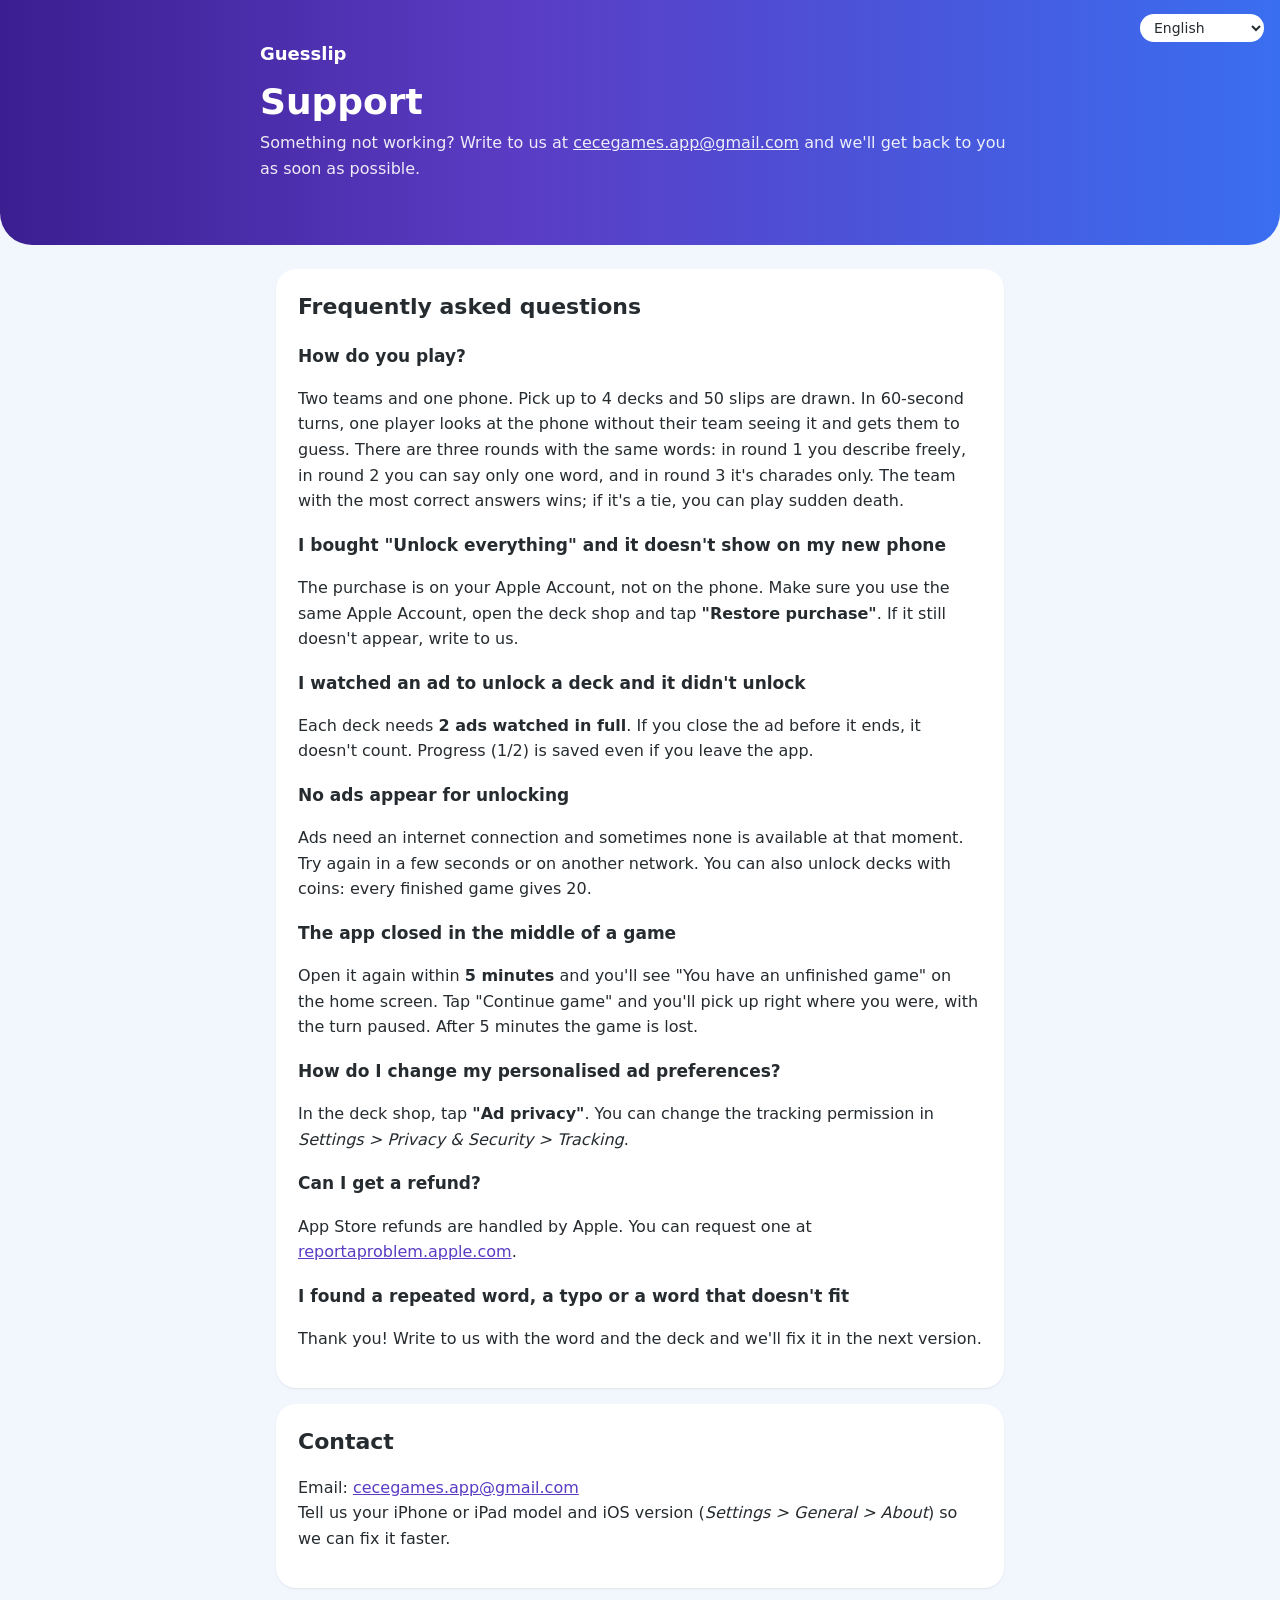
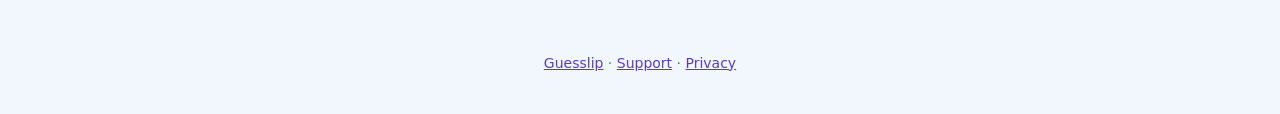
<file: soporte.html>
<!doctype html>
<html lang="es">
<head>
<meta charset="utf-8">
<meta name="viewport" content="width=device-width, initial-scale=1">
<title>Soporte · Guesslip</title>
<link rel="stylesheet" href="estilo.css">
<script src="idioma.js" defer></script>
</head>
<body>
<nav class="idioma">
  <select id="idioma" aria-label="Idioma · Language">
    <option value="es">Español</option>
    <option value="en">English</option>
    <option value="fr">Français</option>
    <option value="de">Deutsch</option>
    <option value="it">Italiano</option>
    <option value="pt">Português</option>
    <option value="nl">Nederlands</option>
    <option value="sv">Svenska</option>
    <option value="da">Dansk</option>
    <option value="fi">Suomi</option>
    <option value="pl">Polski</option>
    <option value="cs">Čeština</option>
    <option value="sk">Slovenčina</option>
    <option value="sl">Slovenščina</option>
    <option value="hr">Hrvatski</option>
    <option value="hu">Magyar</option>
    <option value="ro">Română</option>
    <option value="bg">Български</option>
    <option value="el">Ελληνικά</option>
    <option value="et">Eesti</option>
    <option value="lv">Latviešu</option>
    <option value="lt">Lietuvių</option>
    <option value="mt">Malti</option>
    <option value="zh-Hans">简体中文</option>
    <option value="hi">हिन्दी</option>
    <option value="ar">العربية</option>
    <option value="bn">বাংলা</option>
  </select>
</nav>
<div id="app">
<header class="hero">
  <a class="logo" href="index.html">Guesslip</a>
  <h1>Soporte</h1>
  <p>¿Algo no va bien? Escríbenos a <a class="light" href="mailto:cecegames.app@gmail.com">cecegames.app@gmail.com</a> y te respondemos lo antes posible.</p>
</header>
<main>
<section>
  <h2>Preguntas frecuentes</h2>

  <h3>¿Cómo se juega?</h3>
  <p>Dos equipos y un solo móvil. Se eligen hasta 4 mazos y salen 50 papelitos. Por turnos de 60 segundos, un jugador mira el móvil sin que su equipo lo vea y les hace adivinar. Hay tres rondas con las mismas palabras: en la 1.ª se describe libremente, en la 2.ª solo se puede decir una palabra y en la 3.ª solo se hace mímica. Gana el equipo que más acierte en total; si hay empate, se puede jugar una muerte súbita.</p>

  <h3>He comprado "Desbloquear todo" y en mi nuevo móvil no aparece</h3>
  <p>La compra está en tu cuenta de Apple, no en el móvil. Asegúrate de usar la misma cuenta de Apple, entra en la tienda de mazos y pulsa <strong>"Restaurar compra"</strong>. Si aun así no aparece, escríbenos.</p>

  <h3>He visto un anuncio para desbloquear un mazo y no se ha desbloqueado</h3>
  <p>Cada mazo necesita <strong>2 anuncios vistos enteros</strong>. Si cierras el anuncio antes de que termine, no cuenta. El progreso (1/2) se guarda aunque salgas de la app.</p>

  <h3>No me aparecen anuncios para desbloquear</h3>
  <p>Los anuncios necesitan conexión a internet y a veces no hay ninguno disponible en ese momento. Prueba de nuevo en unos segundos o con otra red. También puedes desbloquear mazos con monedas: cada partida terminada da 20.</p>

  <h3>Se me cerró la app en mitad de una partida</h3>
  <p>Vuelve a abrirla en menos de <strong>5 minutos</strong> y en el inicio verás "Tienes una partida a medias". Pulsa "Continuar partida" y seguirás justo donde estabas, con el turno en pausa. Pasados 5 minutos la partida se pierde.</p>

  <h3>¿Cómo cambio mis preferencias de anuncios personalizados?</h3>
  <p>En la tienda de mazos, pulsa <strong>"Privacidad de anuncios"</strong>. El permiso de rastreo lo puedes cambiar en <em>Ajustes &gt; Privacidad y seguridad &gt; Rastreo</em>.</p>

  <h3>¿Puedo pedir un reembolso?</h3>
  <p>Los reembolsos de la App Store los gestiona Apple. Puedes solicitarlo en <a href="https://reportaproblem.apple.com">reportaproblem.apple.com</a>.</p>

  <h3>He encontrado una palabra repetida, mal escrita o que no os pega</h3>
  <p>¡Gracias! Escríbenos con la palabra y el mazo y la corregimos en la próxima versión.</p>
</section>

<section>
  <h2>Contacto</h2>
  <p>Correo: <a href="mailto:cecegames.app@gmail.com">cecegames.app@gmail.com</a><br>
  Cuéntanos qué modelo de iPhone o iPad tienes y qué versión de iOS (<em>Ajustes &gt; General &gt; Información</em>), así lo arreglamos antes.</p>
</section>
</main>
<footer><a href="index.html">Guesslip</a> · <a href="soporte.html">Soporte</a> · <a href="privacidad.html">Privacidad</a></footer>
</div>
<template lang="en">
<header class="hero">
  <a class="logo" href="index.html">Guesslip</a>
  <h1>Support</h1>
  <p>Something not working? Write to us at <a class="light" href="mailto:cecegames.app@gmail.com">cecegames.app@gmail.com</a> and we'll get back to you as soon as possible.</p>
</header>
<main>
<section>
  <h2>Frequently asked questions</h2>

  <h3>How do you play?</h3>
  <p>Two teams and one phone. Pick up to 4 decks and 50 slips are drawn. In 60-second turns, one player looks at the phone without their team seeing it and gets them to guess. There are three rounds with the same words: in round 1 you describe freely, in round 2 you can say only one word, and in round 3 it's charades only. The team with the most correct answers wins; if it's a tie, you can play sudden death.</p>

  <h3>I bought "Unlock everything" and it doesn't show on my new phone</h3>
  <p>The purchase is on your Apple Account, not on the phone. Make sure you use the same Apple Account, open the deck shop and tap <strong>"Restore purchase"</strong>. If it still doesn't appear, write to us.</p>

  <h3>I watched an ad to unlock a deck and it didn't unlock</h3>
  <p>Each deck needs <strong>2 ads watched in full</strong>. If you close the ad before it ends, it doesn't count. Progress (1/2) is saved even if you leave the app.</p>

  <h3>No ads appear for unlocking</h3>
  <p>Ads need an internet connection and sometimes none is available at that moment. Try again in a few seconds or on another network. You can also unlock decks with coins: every finished game gives 20.</p>

  <h3>The app closed in the middle of a game</h3>
  <p>Open it again within <strong>5 minutes</strong> and you'll see "You have an unfinished game" on the home screen. Tap "Continue game" and you'll pick up right where you were, with the turn paused. After 5 minutes the game is lost.</p>

  <h3>How do I change my personalised ad preferences?</h3>
  <p>In the deck shop, tap <strong>"Ad privacy"</strong>. You can change the tracking permission in <em>Settings &gt; Privacy &amp; Security &gt; Tracking</em>.</p>

  <h3>Can I get a refund?</h3>
  <p>App Store refunds are handled by Apple. You can request one at <a href="https://reportaproblem.apple.com">reportaproblem.apple.com</a>.</p>

  <h3>I found a repeated word, a typo or a word that doesn't fit</h3>
  <p>Thank you! Write to us with the word and the deck and we'll fix it in the next version.</p>
</section>

<section>
  <h2>Contact</h2>
  <p>Email: <a href="mailto:cecegames.app@gmail.com">cecegames.app@gmail.com</a><br>
  Tell us your iPhone or iPad model and iOS version (<em>Settings &gt; General &gt; About</em>) so we can fix it faster.</p>
</section>
</main>
<footer><a href="index.html">Guesslip</a> · <a href="soporte.html">Support</a> · <a href="privacidad.html">Privacy</a></footer>
</template>
<template lang="fr">
<header class="hero">
  <a class="logo" href="index.html">Guesslip</a>
  <h1>Assistance</h1>
  <p>Un problème ? Écrivez-nous à <a class="light" href="mailto:cecegames.app@gmail.com">cecegames.app@gmail.com</a> et nous vous répondrons dès que possible.</p>
</header>
<main>
<section>
  <h2>Questions fréquentes</h2>

  <h3>Comment joue-t-on ?</h3>
  <p>Deux équipes et un seul téléphone. On choisit jusqu'à 4 paquets et 50 papiers sont tirés. Par tours de 60 secondes, un joueur regarde le téléphone sans que son équipe le voie et la fait deviner. Il y a trois manches avec les mêmes mots : dans la 1re on décrit librement, dans la 2e on ne peut dire qu'un seul mot et dans la 3e on ne fait que du mime. L'équipe qui trouve le plus de mots gagne ; en cas d'égalité, on peut jouer une mort subite.</p>

  <h3>J'ai acheté « Tout débloquer » et rien n'apparaît sur mon nouveau téléphone</h3>
  <p>L'achat est lié à votre compte Apple, pas au téléphone. Vérifiez que vous utilisez le même compte Apple, ouvrez la boutique de paquets et touchez <strong>« Restaurer l'achat »</strong>. Si rien n'apparaît encore, écrivez-nous.</p>

  <h3>J'ai regardé une publicité pour débloquer un paquet et il ne s'est pas débloqué</h3>
  <p>Chaque paquet nécessite <strong>2 publicités regardées en entier</strong>. Si vous fermez la publicité avant la fin, elle ne compte pas. La progression (1/2) est enregistrée même si vous quittez l'app.</p>

  <h3>Aucune publicité n'apparaît pour débloquer</h3>
  <p>Les publicités nécessitent une connexion internet et parfois aucune n'est disponible à ce moment-là. Réessayez dans quelques secondes ou sur un autre réseau. Vous pouvez aussi débloquer des paquets avec des pièces : chaque partie terminée en rapporte 20.</p>

  <h3>L'app s'est fermée en pleine partie</h3>
  <p>Rouvrez-la dans les <strong>5 minutes</strong> et vous verrez « Vous avez une partie en cours » sur l'écran d'accueil. Touchez « Continuer la partie » et vous reprendrez exactement là où vous en étiez, avec le tour en pause. Après 5 minutes, la partie est perdue.</p>

  <h3>Comment modifier mes préférences de publicités personnalisées ?</h3>
  <p>Dans la boutique de paquets, touchez <strong>« Confidentialité des publicités »</strong>. Vous pouvez modifier l'autorisation de suivi dans <em>Réglages &gt; Confidentialité et sécurité &gt; Suivi</em>.</p>

  <h3>Puis-je demander un remboursement ?</h3>
  <p>Les remboursements de l'App Store sont gérés par Apple. Vous pouvez en faire la demande sur <a href="https://reportaproblem.apple.com">reportaproblem.apple.com</a>.</p>

  <h3>J'ai trouvé un mot en double, mal écrit ou qui ne convient pas</h3>
  <p>Merci ! Écrivez-nous avec le mot et le paquet et nous le corrigerons dans la prochaine version.</p>
</section>

<section>
  <h2>Contact</h2>
  <p>E-mail : <a href="mailto:cecegames.app@gmail.com">cecegames.app@gmail.com</a><br>
  Indiquez-nous votre modèle d'iPhone ou d'iPad et votre version d'iOS (<em>Réglages &gt; Général &gt; Informations</em>) pour que nous puissions corriger plus vite.</p>
</section>
</main>
<footer><a href="index.html">Guesslip</a> · <a href="soporte.html">Assistance</a> · <a href="privacidad.html">Confidentialité</a></footer>
</template>
<template lang="de">
<header class="hero">
  <a class="logo" href="index.html">Guesslip</a>
  <h1>Support</h1>
  <p>Funktioniert etwas nicht? Schreib uns an <a class="light" href="mailto:cecegames.app@gmail.com">cecegames.app@gmail.com</a> und wir antworten so schnell wie möglich.</p>
</header>
<main>
<section>
  <h2>Häufige Fragen</h2>

  <h3>Wie spielt man?</h3>
  <p>Zwei Teams und ein Handy. Man wählt bis zu 4 Decks und es werden 50 Zettel gezogen. In Zügen von 60 Sekunden schaut eine Person aufs Handy, ohne dass ihr Team es sieht, und lässt es raten. Es gibt drei Runden mit denselben Wörtern: In Runde 1 wird frei beschrieben, in Runde 2 darf man nur ein Wort sagen und in Runde 3 nur Pantomime machen. Das Team mit den meisten Treffern gewinnt; bei Gleichstand kann man einen Sudden Death spielen.</p>

  <h3>Ich habe „Alles freischalten“ gekauft und auf meinem neuen Handy erscheint es nicht</h3>
  <p>Der Kauf gehört zu deinem Apple Account, nicht zum Handy. Achte darauf, denselben Apple Account zu verwenden, öffne den Deck-Shop und tippe auf <strong>„Kauf wiederherstellen“</strong>. Wenn es dann immer noch nicht erscheint, schreib uns.</p>

  <h3>Ich habe Werbung zum Freischalten eines Decks gesehen, aber es ist nicht freigeschaltet</h3>
  <p>Jedes Deck braucht <strong>2 vollständig angesehene Werbespots</strong>. Wenn du die Werbung vor dem Ende schließt, zählt sie nicht. Der Fortschritt (1/2) bleibt gespeichert, auch wenn du die App verlässt.</p>

  <h3>Es erscheint keine Werbung zum Freischalten</h3>
  <p>Werbung braucht eine Internetverbindung und manchmal ist gerade keine verfügbar. Versuch es in ein paar Sekunden oder mit einem anderen Netz erneut. Du kannst Decks auch mit Münzen freischalten: Jedes beendete Spiel bringt 20.</p>

  <h3>Die App hat sich mitten im Spiel geschlossen</h3>
  <p>Öffne sie innerhalb von <strong>5 Minuten</strong> wieder; auf dem Startbildschirm siehst du dann „Du hast ein unfertiges Spiel“. Tippe auf „Spiel fortsetzen“ und du machst genau dort weiter, wo du warst – mit pausiertem Zug. Nach 5 Minuten geht das Spiel verloren.</p>

  <h3>Wie ändere ich meine Einstellungen für personalisierte Werbung?</h3>
  <p>Tippe im Deck-Shop auf <strong>„Werbe-Datenschutz“</strong>. Die Tracking-Erlaubnis änderst du unter <em>Einstellungen &gt; Datenschutz &amp; Sicherheit &gt; Tracking</em>.</p>

  <h3>Kann ich eine Rückerstattung bekommen?</h3>
  <p>Rückerstattungen im App Store wickelt Apple ab. Du kannst sie unter <a href="https://reportaproblem.apple.com">reportaproblem.apple.com</a> beantragen.</p>

  <h3>Ich habe ein doppeltes, falsch geschriebenes oder unpassendes Wort gefunden</h3>
  <p>Danke! Schreib uns das Wort und das Deck und wir korrigieren es in der nächsten Version.</p>
</section>

<section>
  <h2>Kontakt</h2>
  <p>E-Mail: <a href="mailto:cecegames.app@gmail.com">cecegames.app@gmail.com</a><br>
  Nenn uns dein iPhone- oder iPad-Modell und deine iOS-Version (<em>Einstellungen &gt; Allgemein &gt; Info</em>), damit wir es schneller beheben können.</p>
</section>
</main>
<footer><a href="index.html">Guesslip</a> · <a href="soporte.html">Support</a> · <a href="privacidad.html">Datenschutz</a></footer>
</template>
<template lang="it">
<header class="hero">
  <a class="logo" href="index.html">Guesslip</a>
  <h1>Assistenza</h1>
  <p>Qualcosa non funziona? Scrivici a <a class="light" href="mailto:cecegames.app@gmail.com">cecegames.app@gmail.com</a> e ti risponderemo il prima possibile.</p>
</header>
<main>
<section>
  <h2>Domande frequenti</h2>

  <h3>Come si gioca?</h3>
  <p>Due squadre e un solo telefono. Si scelgono fino a 4 mazzi e si pescano 50 bigliettini. In turni da 60 secondi, un giocatore guarda il telefono senza che la sua squadra lo veda e la fa indovinare. Ci sono tre round con le stesse parole: nel 1° si descrive liberamente, nel 2° si può dire una sola parola e nel 3° solo mimo. Vince la squadra che indovina di più; in caso di pareggio si può giocare una morte improvvisa.</p>

  <h3>Ho acquistato "Sblocca tutto" e sul nuovo telefono non compare</h3>
  <p>L'acquisto è legato al tuo Apple Account, non al telefono. Assicurati di usare lo stesso Apple Account, apri il negozio dei mazzi e tocca <strong>"Ripristina acquisto"</strong>. Se ancora non compare, scrivici.</p>

  <h3>Ho guardato una pubblicità per sbloccare un mazzo e non si è sbloccato</h3>
  <p>Ogni mazzo richiede <strong>2 pubblicità guardate per intero</strong>. Se chiudi la pubblicità prima della fine, non conta. I progressi (1/2) restano salvati anche se esci dall'app.</p>

  <h3>Non compaiono pubblicità per sbloccare</h3>
  <p>Le pubblicità richiedono una connessione a internet e a volte in quel momento non ce n'è nessuna disponibile. Riprova tra qualche secondo o con un'altra rete. Puoi anche sbloccare i mazzi con le monete: ogni partita finita ne dà 20.</p>

  <h3>L'app si è chiusa a metà partita</h3>
  <p>Riaprila entro <strong>5 minuti</strong> e nella schermata iniziale vedrai "Hai una partita in sospeso". Tocca "Continua la partita" e riprenderai esattamente da dove eri, con il turno in pausa. Dopo 5 minuti la partita si perde.</p>

  <h3>Come cambio le preferenze sulla pubblicità personalizzata?</h3>
  <p>Nel negozio dei mazzi tocca <strong>"Privacy della pubblicità"</strong>. L'autorizzazione al tracciamento si cambia in <em>Impostazioni &gt; Privacy e sicurezza &gt; Tracciamento</em>.</p>

  <h3>Posso chiedere un rimborso?</h3>
  <p>I rimborsi dell'App Store sono gestiti da Apple. Puoi richiederlo su <a href="https://reportaproblem.apple.com">reportaproblem.apple.com</a>.</p>

  <h3>Ho trovato una parola ripetuta, scritta male o fuori luogo</h3>
  <p>Grazie! Scrivici con la parola e il mazzo e la correggeremo nella prossima versione.</p>
</section>

<section>
  <h2>Contatti</h2>
  <p>E-mail: <a href="mailto:cecegames.app@gmail.com">cecegames.app@gmail.com</a><br>
  Indicaci il modello di iPhone o iPad e la versione di iOS (<em>Impostazioni &gt; Generali &gt; Info</em>), così risolviamo prima.</p>
</section>
</main>
<footer><a href="index.html">Guesslip</a> · <a href="soporte.html">Assistenza</a> · <a href="privacidad.html">Privacy</a></footer>
</template>
<template lang="pt">
<header class="hero">
  <a class="logo" href="index.html">Guesslip</a>
  <h1>Suporte</h1>
  <p>Algo não está a funcionar? Escreve-nos para <a class="light" href="mailto:cecegames.app@gmail.com">cecegames.app@gmail.com</a> e respondemos o mais depressa possível.</p>
</header>
<main>
<section>
  <h2>Perguntas frequentes</h2>

  <h3>Como se joga?</h3>
  <p>Duas equipas e um só telemóvel. Escolhem-se até 4 baralhos e saem 50 papelinhos. Em turnos de 60 segundos, um jogador olha para o telemóvel sem que a sua equipa veja e fá-la adivinhar. Há três rondas com as mesmas palavras: na 1.ª descreve-se livremente, na 2.ª só se pode dizer uma palavra e na 3.ª só se faz mímica. Ganha a equipa que acertar mais; em caso de empate, pode jogar-se uma morte súbita.</p>

  <h3>Comprei "Desbloquear tudo" e no telemóvel novo não aparece</h3>
  <p>A compra está na tua conta Apple, não no telemóvel. Confirma que usas a mesma conta Apple, abre a loja de baralhos e toca em <strong>"Restaurar compra"</strong>. Se mesmo assim não aparecer, escreve-nos.</p>

  <h3>Vi um anúncio para desbloquear um baralho e não desbloqueou</h3>
  <p>Cada baralho precisa de <strong>2 anúncios vistos até ao fim</strong>. Se fechares o anúncio antes de terminar, não conta. O progresso (1/2) fica guardado mesmo que saias da app.</p>

  <h3>Não me aparecem anúncios para desbloquear</h3>
  <p>Os anúncios precisam de ligação à internet e às vezes não há nenhum disponível nesse momento. Tenta de novo daqui a uns segundos ou noutra rede. Também podes desbloquear baralhos com moedas: cada jogo terminado dá 20.</p>

  <h3>A app fechou a meio de um jogo</h3>
  <p>Volta a abri-la em menos de <strong>5 minutos</strong> e no início verás "Tens um jogo a meio". Toca em "Continuar jogo" e continuas exatamente onde estavas, com o turno em pausa. Passados 5 minutos, o jogo perde-se.</p>

  <h3>Como mudo as minhas preferências de anúncios personalizados?</h3>
  <p>Na loja de baralhos, toca em <strong>"Privacidade dos anúncios"</strong>. A autorização de rastreamento muda-se em <em>Definições &gt; Privacidade e segurança &gt; Rastreamento</em>.</p>

  <h3>Posso pedir um reembolso?</h3>
  <p>Os reembolsos da App Store são geridos pela Apple. Podes pedi-lo em <a href="https://reportaproblem.apple.com">reportaproblem.apple.com</a>.</p>

  <h3>Encontrei uma palavra repetida, mal escrita ou que não faz sentido</h3>
  <p>Obrigado! Escreve-nos com a palavra e o baralho e corrigimos na próxima versão.</p>
</section>

<section>
  <h2>Contacto</h2>
  <p>E-mail: <a href="mailto:cecegames.app@gmail.com">cecegames.app@gmail.com</a><br>
  Diz-nos o modelo do teu iPhone ou iPad e a versão do iOS (<em>Definições &gt; Geral &gt; Informações</em>), assim resolvemos mais depressa.</p>
</section>
</main>
<footer><a href="index.html">Guesslip</a> · <a href="soporte.html">Suporte</a> · <a href="privacidad.html">Privacidade</a></footer>
</template>
<template lang="nl">
<header class="hero">
  <a class="logo" href="index.html">Guesslip</a>
  <h1>Support</h1>
  <p>Werkt er iets niet? Mail ons op <a class="light" href="mailto:cecegames.app@gmail.com">cecegames.app@gmail.com</a> en we antwoorden zo snel mogelijk.</p>
</header>
<main>
<section>
  <h2>Veelgestelde vragen</h2>

  <h3>Hoe speel je het?</h3>
  <p>Twee teams en één telefoon. Je kiest tot 4 decks en er worden 50 briefjes getrokken. In beurten van 60 seconden kijkt één speler op de telefoon zonder dat het team meekijkt en laat ze raden. Er zijn drie rondes met dezelfde woorden: in ronde 1 omschrijf je vrij, in ronde 2 mag je maar één woord zeggen en in ronde 3 alleen uitbeelden. Het team met de meeste goede antwoorden wint; bij gelijkspel kun je een sudden death spelen.</p>

  <h3>Ik heb "Alles ontgrendelen" gekocht en op mijn nieuwe telefoon zie ik het niet</h3>
  <p>De aankoop hoort bij je Apple Account, niet bij de telefoon. Gebruik hetzelfde Apple Account, open de deckwinkel en tik op <strong>"Aankoop herstellen"</strong>. Verschijnt het nog steeds niet, mail ons dan.</p>

  <h3>Ik heb een advertentie bekeken om een deck te ontgrendelen en het is niet ontgrendeld</h3>
  <p>Elk deck heeft <strong>2 volledig bekeken advertenties</strong> nodig. Als je de advertentie sluit voordat hij klaar is, telt hij niet. De voortgang (1/2) blijft bewaard, ook als je de app verlaat.</p>

  <h3>Er verschijnen geen advertenties om te ontgrendelen</h3>
  <p>Advertenties hebben een internetverbinding nodig en soms is er even geen beschikbaar. Probeer het over een paar seconden opnieuw of met een ander netwerk. Je kunt decks ook met munten ontgrendelen: elk afgerond spel levert er 20 op.</p>

  <h3>De app is midden in een spel gesloten</h3>
  <p>Open hem binnen <strong>5 minuten</strong> opnieuw en je ziet op het startscherm "Je hebt een onafgemaakt spel". Tik op "Spel hervatten" en je gaat precies verder waar je was, met de beurt gepauzeerd. Na 5 minuten is het spel verloren.</p>

  <h3>Hoe wijzig ik mijn voorkeuren voor gepersonaliseerde advertenties?</h3>
  <p>Tik in de deckwinkel op <strong>"Advertentieprivacy"</strong>. De trackingtoestemming wijzig je via <em>Instellingen &gt; Privacy en beveiliging &gt; Tracking</em>.</p>

  <h3>Kan ik mijn geld terugkrijgen?</h3>
  <p>Terugbetalingen in de App Store worden afgehandeld door Apple. Je kunt ze aanvragen op <a href="https://reportaproblem.apple.com">reportaproblem.apple.com</a>.</p>

  <h3>Ik vond een dubbel, verkeerd gespeld of ongepast woord</h3>
  <p>Bedankt! Mail ons het woord en het deck en we passen het aan in de volgende versie.</p>
</section>

<section>
  <h2>Contact</h2>
  <p>E-mail: <a href="mailto:cecegames.app@gmail.com">cecegames.app@gmail.com</a><br>
  Vermeld je iPhone- of iPad-model en iOS-versie (<em>Instellingen &gt; Algemeen &gt; Info</em>), dan lossen we het sneller op.</p>
</section>
</main>
<footer><a href="index.html">Guesslip</a> · <a href="soporte.html">Support</a> · <a href="privacidad.html">Privacy</a></footer>
</template>
<template lang="sv">
<header class="hero">
  <a class="logo" href="index.html">Guesslip</a>
  <h1>Support</h1>
  <p>Fungerar något inte? Skriv till oss på <a class="light" href="mailto:cecegames.app@gmail.com">cecegames.app@gmail.com</a> så svarar vi så snart vi kan.</p>
</header>
<main>
<section>
  <h2>Vanliga frågor</h2>

  <h3>Hur spelar man?</h3>
  <p>Två lag och en mobil. Man väljer upp till 4 kortlekar och 50 lappar dras. I turer på 60 sekunder tittar en spelare på mobilen utan att laget ser och får dem att gissa. Det finns tre rundor med samma ord: i runda 1 beskriver man fritt, i runda 2 får man bara säga ett ord och i runda 3 blir det bara charader. Laget med flest rätt vinner; blir det lika kan man spela sudden death.</p>

  <h3>Jag köpte "Lås upp allt" och det syns inte på min nya mobil</h3>
  <p>Köpet hör till ditt Apple-konto, inte till mobilen. Använd samma Apple-konto, öppna kortleksbutiken och tryck på <strong>"Återställ köp"</strong>. Syns det fortfarande inte, skriv till oss.</p>

  <h3>Jag såg en annons för att låsa upp en kortlek men den låstes inte upp</h3>
  <p>Varje kortlek kräver <strong>2 annonser som setts till slut</strong>. Stänger du annonsen innan den är klar räknas den inte. Framstegen (1/2) sparas även om du lämnar appen.</p>

  <h3>Inga annonser visas för att låsa upp</h3>
  <p>Annonser kräver internetanslutning och ibland finns ingen tillgänglig just då. Försök igen om några sekunder eller på ett annat nätverk. Du kan också låsa upp kortlekar med mynt: varje avslutat spel ger 20.</p>

  <h3>Appen stängdes mitt i ett spel</h3>
  <p>Öppna den igen inom <strong>5 minuter</strong> så ser du "Du har ett pågående spel" på startskärmen. Tryck på "Fortsätt spelet" så fortsätter du precis där du var, med turen pausad. Efter 5 minuter förloras spelet.</p>

  <h3>Hur ändrar jag mina inställningar för personanpassade annonser?</h3>
  <p>Tryck på <strong>"Annonsintegritet"</strong> i kortleksbutiken. Spårningstillståndet ändrar du i <em>Inställningar &gt; Integritet och säkerhet &gt; Spårning</em>.</p>

  <h3>Kan jag få pengarna tillbaka?</h3>
  <p>Återbetalningar i App Store hanteras av Apple. Du kan begära en på <a href="https://reportaproblem.apple.com">reportaproblem.apple.com</a>.</p>

  <h3>Jag hittade ett upprepat, felstavat eller konstigt ord</h3>
  <p>Tack! Skriv till oss med ordet och kortleken så rättar vi det i nästa version.</p>
</section>

<section>
  <h2>Kontakt</h2>
  <p>E-post: <a href="mailto:cecegames.app@gmail.com">cecegames.app@gmail.com</a><br>
  Berätta vilken iPhone- eller iPad-modell du har och vilken iOS-version (<em>Inställningar &gt; Allmänt &gt; Om</em>), så löser vi det snabbare.</p>
</section>
</main>
<footer><a href="index.html">Guesslip</a> · <a href="soporte.html">Support</a> · <a href="privacidad.html">Integritet</a></footer>
</template>
<template lang="da">
<header class="hero">
  <a class="logo" href="index.html">Guesslip</a>
  <h1>Support</h1>
  <p>Virker noget ikke? Skriv til os på <a class="light" href="mailto:cecegames.app@gmail.com">cecegames.app@gmail.com</a>, så svarer vi hurtigst muligt.</p>
</header>
<main>
<section>
  <h2>Ofte stillede spørgsmål</h2>

  <h3>Hvordan spiller man?</h3>
  <p>To hold og én telefon. Man vælger op til 4 kortbunker, og der trækkes 50 sedler. I ture på 60 sekunder kigger én spiller på telefonen, uden at holdet ser det, og får dem til at gætte. Der er tre runder med de samme ord: i runde 1 beskriver man frit, i runde 2 må man kun sige ét ord, og i runde 3 er det kun mime. Holdet med flest rigtige vinder; ved uafgjort kan man spille sudden death.</p>

  <h3>Jeg har købt "Lås alt op", og det vises ikke på min nye telefon</h3>
  <p>Købet hører til din Apple-konto, ikke til telefonen. Brug den samme Apple-konto, åbn butikken med kortbunker og tryk på <strong>"Gendan køb"</strong>. Vises det stadig ikke, så skriv til os.</p>

  <h3>Jeg så en reklame for at låse en kortbunke op, men den blev ikke låst op</h3>
  <p>Hver kortbunke kræver <strong>2 reklamer set helt færdige</strong>. Lukker du reklamen før tid, tæller den ikke. Fremskridtet (1/2) gemmes, selv hvis du forlader appen.</p>

  <h3>Der vises ingen reklamer til at låse op</h3>
  <p>Reklamer kræver internetforbindelse, og nogle gange er der ingen tilgængelige lige nu. Prøv igen om et par sekunder eller på et andet netværk. Du kan også låse kortbunker op med mønter: hvert færdigt spil giver 20.</p>

  <h3>Appen lukkede midt i et spil</h3>
  <p>Åbn den igen inden for <strong>5 minutter</strong>, så ser du "Du har et ufærdigt spil" på startskærmen. Tryk på "Fortsæt spillet", så fortsætter du præcis, hvor du var, med turen sat på pause. Efter 5 minutter går spillet tabt.</p>

  <h3>Hvordan ændrer jeg mine indstillinger for personlige reklamer?</h3>
  <p>Tryk på <strong>"Reklameprivatliv"</strong> i butikken med kortbunker. Sporingstilladelsen ændrer du under <em>Indstillinger &gt; Anonymitet og sikkerhed &gt; Sporing</em>.</p>

  <h3>Kan jeg få pengene tilbage?</h3>
  <p>Refusioner i App Store håndteres af Apple. Du kan anmode om en på <a href="https://reportaproblem.apple.com">reportaproblem.apple.com</a>.</p>

  <h3>Jeg har fundet et gentaget, stavet forkert eller upassende ord</h3>
  <p>Tak! Skriv til os med ordet og kortbunken, så retter vi det i næste version.</p>
</section>

<section>
  <h2>Kontakt</h2>
  <p>E-mail: <a href="mailto:cecegames.app@gmail.com">cecegames.app@gmail.com</a><br>
  Fortæl os din iPhone- eller iPad-model og iOS-version (<em>Indstillinger &gt; Generelt &gt; Om</em>), så løser vi det hurtigere.</p>
</section>
</main>
<footer><a href="index.html">Guesslip</a> · <a href="soporte.html">Support</a> · <a href="privacidad.html">Privatliv</a></footer>
</template>
<template lang="fi">
<header class="hero">
  <a class="logo" href="index.html">Guesslip</a>
  <h1>Tuki</h1>
  <p>Eikö jokin toimi? Kirjoita meille osoitteeseen <a class="light" href="mailto:cecegames.app@gmail.com">cecegames.app@gmail.com</a>, niin vastaamme mahdollisimman pian.</p>
</header>
<main>
<section>
  <h2>Usein kysytyt kysymykset</h2>

  <h3>Miten peliä pelataan?</h3>
  <p>Kaksi joukkuetta ja yksi puhelin. Valitaan enintään 4 pakkaa, ja niistä arvotaan 50 lappua. 60 sekunnin vuoroissa yksi pelaaja katsoo puhelinta joukkueen näkemättä ja saa heidät arvaamaan. Kierroksia on kolme samoilla sanoilla: 1. kierroksella kuvaillaan vapaasti, 2. kierroksella saa sanoa vain yhden sanan ja 3. kierroksella esitetään pelkkää pantomiimia. Eniten oikein arvannut joukkue voittaa; tasapelissä voi pelata äkkikuoleman.</p>

  <h3>Ostin "Avaa kaikki" -oston, mutta se ei näy uudessa puhelimessani</h3>
  <p>Osto on Apple-tililläsi, ei puhelimessa. Varmista, että käytät samaa Apple-tiliä, avaa pakkakauppa ja napauta <strong>"Palauta osto"</strong>. Jos se ei vieläkään näy, kirjoita meille.</p>

  <h3>Katsoin mainoksen pakan avaamiseksi, mutta pakka ei auennut</h3>
  <p>Jokainen pakka vaatii <strong>2 loppuun asti katsottua mainosta</strong>. Jos suljet mainoksen ennen loppua, se ei lasketa. Edistyminen (1/2) tallentuu, vaikka poistuisit sovelluksesta.</p>

  <h3>Avaamiseen ei tule mainoksia</h3>
  <p>Mainokset vaativat internetyhteyden, eikä niitä aina ole saatavilla juuri silloin. Yritä uudelleen muutaman sekunnin päästä tai toisella verkolla. Voit avata pakkoja myös kolikoilla: jokainen päättynyt peli antaa 20.</p>

  <h3>Sovellus sulkeutui kesken pelin</h3>
  <p>Avaa se uudelleen <strong>5 minuutin</strong> sisällä, niin aloitusnäytössä lukee "Sinulla on kesken jäänyt peli". Napauta "Jatka peliä", niin jatkat täsmälleen siitä, mihin jäit, vuoro tauolla. 5 minuutin jälkeen peli menetetään.</p>

  <h3>Miten muutan kohdennettujen mainosten asetuksia?</h3>
  <p>Napauta pakkakaupassa <strong>"Mainosten tietosuoja"</strong>. Seurantaluvan voit muuttaa kohdassa <em>Asetukset &gt; Tietosuoja ja suojaus &gt; Seuranta</em>.</p>

  <h3>Voinko saada rahat takaisin?</h3>
  <p>App Storen palautukset hoitaa Apple. Voit pyytää palautusta osoitteessa <a href="https://reportaproblem.apple.com">reportaproblem.apple.com</a>.</p>

  <h3>Löysin toistuvan, väärin kirjoitetun tai sopimattoman sanan</h3>
  <p>Kiitos! Kirjoita meille sana ja pakka, niin korjaamme sen seuraavaan versioon.</p>
</section>

<section>
  <h2>Yhteystiedot</h2>
  <p>Sähköposti: <a href="mailto:cecegames.app@gmail.com">cecegames.app@gmail.com</a><br>
  Kerro iPhone- tai iPad-mallisi ja iOS-versiosi (<em>Asetukset &gt; Yleiset &gt; Tietoja</em>), niin korjaamme ongelman nopeammin.</p>
</section>
</main>
<footer><a href="index.html">Guesslip</a> · <a href="soporte.html">Tuki</a> · <a href="privacidad.html">Tietosuoja</a></footer>
</template>
<template lang="pl">
<header class="hero">
  <a class="logo" href="index.html">Guesslip</a>
  <h1>Pomoc</h1>
  <p>Coś nie działa? Napisz do nas na <a class="light" href="mailto:cecegames.app@gmail.com">cecegames.app@gmail.com</a>, a odpowiemy jak najszybciej.</p>
</header>
<main>
<section>
  <h2>Najczęstsze pytania</h2>

  <h3>Jak się gra?</h3>
  <p>Dwie drużyny i jeden telefon. Wybiera się do 4 talii i losuje 50 karteczek. W turach po 60 sekund jeden gracz patrzy na telefon tak, by drużyna nie widziała, i sprawia, że zgadują. Są trzy rundy z tymi samymi słowami: w 1. opisuje się dowolnie, w 2. można powiedzieć tylko jedno słowo, a w 3. są tylko kalambury. Wygrywa drużyna z największą liczbą trafień; przy remisie można zagrać nagłą śmierć.</p>

  <h3>Kupiłem „Odblokuj wszystko” i na nowym telefonie tego nie ma</h3>
  <p>Zakup jest przypisany do konta Apple, nie do telefonu. Upewnij się, że używasz tego samego konta Apple, otwórz sklep z taliami i dotknij <strong>„Przywróć zakup”</strong>. Jeśli nadal się nie pojawia, napisz do nas.</p>

  <h3>Obejrzałem reklamę, żeby odblokować talię, i się nie odblokowała</h3>
  <p>Każda talia wymaga <strong>2 reklam obejrzanych do końca</strong>. Jeśli zamkniesz reklamę przed końcem, nie liczy się. Postęp (1/2) zapisuje się, nawet jeśli wyjdziesz z aplikacji.</p>

  <h3>Nie pojawiają się reklamy do odblokowania</h3>
  <p>Reklamy wymagają połączenia z internetem, a czasem w danej chwili żadna nie jest dostępna. Spróbuj ponownie za kilka sekund lub w innej sieci. Talie możesz też odblokować monetami: każda ukończona gra daje 20.</p>

  <h3>Aplikacja zamknęła się w trakcie gry</h3>
  <p>Otwórz ją ponownie w ciągu <strong>5 minut</strong>, a na ekranie startowym zobaczysz „Masz niedokończoną grę”. Dotknij „Kontynuuj grę” i wrócisz dokładnie tam, gdzie byłeś, z turą wstrzymaną. Po 5 minutach gra przepada.</p>

  <h3>Jak zmienić ustawienia reklam spersonalizowanych?</h3>
  <p>W sklepie z taliami dotknij <strong>„Prywatność reklam”</strong>. Pozwolenie na śledzenie zmienisz w <em>Ustawienia &gt; Prywatność i ochrona &gt; Śledzenie</em>.</p>

  <h3>Czy mogę dostać zwrot pieniędzy?</h3>
  <p>Zwroty w App Store obsługuje Apple. Możesz o nie poprosić na stronie <a href="https://reportaproblem.apple.com">reportaproblem.apple.com</a>.</p>

  <h3>Znalazłem powtórzone, błędnie napisane lub niepasujące słowo</h3>
  <p>Dzięki! Napisz do nas, podając słowo i talię, a poprawimy je w następnej wersji.</p>
</section>

<section>
  <h2>Kontakt</h2>
  <p>E-mail: <a href="mailto:cecegames.app@gmail.com">cecegames.app@gmail.com</a><br>
  Podaj model iPhone'a lub iPada i wersję iOS (<em>Ustawienia &gt; Ogólne &gt; To urządzenie</em>), dzięki temu szybciej to naprawimy.</p>
</section>
</main>
<footer><a href="index.html">Guesslip</a> · <a href="soporte.html">Pomoc</a> · <a href="privacidad.html">Prywatność</a></footer>
</template>
<template lang="cs">
<header class="hero">
  <a class="logo" href="index.html">Guesslip</a>
  <h1>Podpora</h1>
  <p>Něco nefunguje? Napiš nám na <a class="light" href="mailto:cecegames.app@gmail.com">cecegames.app@gmail.com</a> a odpovíme co nejdřív.</p>
</header>
<main>
<section>
  <h2>Časté dotazy</h2>

  <h3>Jak se hraje?</h3>
  <p>Dva týmy a jeden telefon. Vybere se až 4 balíčky a vylosuje se 50 lístečků. V tazích po 60 sekundách se jeden hráč dívá na telefon, aniž by to jeho tým viděl, a nechá je hádat. Jsou tři kola se stejnými slovy: v 1. se popisuje volně, ve 2. se smí říct jen jedno slovo a ve 3. je jen pantomima. Vyhrává tým s nejvíce uhodnutými slovy; při remíze se dá hrát náhlá smrt.</p>

  <h3>Koupil jsem „Odemknout vše“ a na novém telefonu to není</h3>
  <p>Nákup patří k tvému Apple účtu, ne k telefonu. Ujisti se, že používáš stejný Apple účet, otevři obchod s balíčky a klepni na <strong>„Obnovit nákup“</strong>. Pokud se to stále nezobrazí, napiš nám.</p>

  <h3>Zhlédl jsem reklamu k odemčení balíčku a neodemkl se</h3>
  <p>Každý balíček potřebuje <strong>2 reklamy zhlédnuté celé</strong>. Když reklamu zavřeš předčasně, nepočítá se. Postup (1/2) se uloží, i když aplikaci opustíš.</p>

  <h3>Nezobrazují se mi reklamy k odemčení</h3>
  <p>Reklamy potřebují připojení k internetu a někdy zrovna žádná není k dispozici. Zkus to znovu za pár sekund nebo na jiné síti. Balíčky můžeš odemknout i mincemi: každá dokončená hra dá 20.</p>

  <h3>Aplikace se zavřela uprostřed hry</h3>
  <p>Otevři ji znovu do <strong>5 minut</strong> a na úvodní obrazovce uvidíš „Máš rozehranou hru“. Klepni na „Pokračovat ve hře“ a budeš pokračovat přesně tam, kde jsi skončil, s pozastaveným tahem. Po 5 minutách se hra ztratí.</p>

  <h3>Jak změním nastavení personalizovaných reklam?</h3>
  <p>V obchodě s balíčky klepni na <strong>„Soukromí reklam“</strong>. Povolení ke sledování změníš v <em>Nastavení &gt; Soukromí a zabezpečení &gt; Sledování</em>.</p>

  <h3>Můžu dostat peníze zpět?</h3>
  <p>Vrácení peněz v App Storu řeší Apple. Požádat o něj můžeš na <a href="https://reportaproblem.apple.com">reportaproblem.apple.com</a>.</p>

  <h3>Našel jsem opakované, špatně napsané nebo nevhodné slovo</h3>
  <p>Díky! Napiš nám slovo a balíček a v další verzi ho opravíme.</p>
</section>

<section>
  <h2>Kontakt</h2>
  <p>E-mail: <a href="mailto:cecegames.app@gmail.com">cecegames.app@gmail.com</a><br>
  Napiš nám model iPhonu nebo iPadu a verzi iOS (<em>Nastavení &gt; Obecné &gt; Informace</em>), vyřešíme to rychleji.</p>
</section>
</main>
<footer><a href="index.html">Guesslip</a> · <a href="soporte.html">Podpora</a> · <a href="privacidad.html">Soukromí</a></footer>
</template>
<template lang="sk">
<header class="hero">
  <a class="logo" href="index.html">Guesslip</a>
  <h1>Podpora</h1>
  <p>Niečo nefunguje? Napíš nám na <a class="light" href="mailto:cecegames.app@gmail.com">cecegames.app@gmail.com</a> a odpovieme čo najskôr.</p>
</header>
<main>
<section>
  <h2>Časté otázky</h2>

  <h3>Ako sa hrá?</h3>
  <p>Dva tímy a jeden telefón. Vyberie sa až 4 balíčky a vylosuje sa 50 lístkov. V ťahoch po 60 sekúnd sa jeden hráč pozerá na telefón tak, aby to jeho tím nevidel, a nechá ich hádať. Sú tri kolá s rovnakými slovami: v 1. sa opisuje voľne, v 2. sa smie povedať len jedno slovo a v 3. je len pantomíma. Vyhráva tím s najviac uhádnutými slovami; pri remíze sa dá hrať náhla smrť.</p>

  <h3>Kúpil som „Odomknúť všetko“ a na novom telefóne to nie je</h3>
  <p>Nákup patrí k tvojmu Apple účtu, nie k telefónu. Uisti sa, že používaš rovnaký Apple účet, otvor obchod s balíčkami a ťukni na <strong>„Obnoviť nákup“</strong>. Ak sa to stále nezobrazí, napíš nám.</p>

  <h3>Pozrel som reklamu na odomknutie balíčka a neodomkol sa</h3>
  <p>Každý balíček potrebuje <strong>2 reklamy pozreté celé</strong>. Ak reklamu zavrieš predčasne, nepočíta sa. Postup (1/2) sa uloží, aj keď aplikáciu opustíš.</p>

  <h3>Nezobrazujú sa mi reklamy na odomknutie</h3>
  <p>Reklamy potrebujú pripojenie na internet a niekedy práve žiadna nie je k dispozícii. Skús to znova o pár sekúnd alebo na inej sieti. Balíčky môžeš odomknúť aj mincami: každá dokončená hra dá 20.</p>

  <h3>Aplikácia sa zavrela uprostred hry</h3>
  <p>Otvor ju znova do <strong>5 minút</strong> a na úvodnej obrazovke uvidíš „Máš rozohratú hru“. Ťukni na „Pokračovať v hre“ a budeš pokračovať presne tam, kde si skončil, s pozastaveným ťahom. Po 5 minútach sa hra stratí.</p>

  <h3>Ako zmením nastavenia personalizovaných reklám?</h3>
  <p>V obchode s balíčkami ťukni na <strong>„Súkromie reklám“</strong>. Povolenie na sledovanie zmeníš v <em>Nastavenia &gt; Súkromie a bezpečnosť &gt; Sledovanie</em>.</p>

  <h3>Môžem dostať peniaze späť?</h3>
  <p>Vrátenie peňazí v App Store rieši Apple. Požiadať oň môžeš na <a href="https://reportaproblem.apple.com">reportaproblem.apple.com</a>.</p>

  <h3>Našiel som opakované, zle napísané alebo nevhodné slovo</h3>
  <p>Ďakujeme! Napíš nám slovo a balíček a v ďalšej verzii ho opravíme.</p>
</section>

<section>
  <h2>Kontakt</h2>
  <p>E-mail: <a href="mailto:cecegames.app@gmail.com">cecegames.app@gmail.com</a><br>
  Napíš nám model iPhonu alebo iPadu a verziu iOS (<em>Nastavenia &gt; Všeobecné &gt; Informácie</em>), vyriešime to rýchlejšie.</p>
</section>
</main>
<footer><a href="index.html">Guesslip</a> · <a href="soporte.html">Podpora</a> · <a href="privacidad.html">Súkromie</a></footer>
</template>
<template lang="sl">
<header class="hero">
  <a class="logo" href="index.html">Guesslip</a>
  <h1>Podpora</h1>
  <p>Kaj ne deluje? Piši nam na <a class="light" href="mailto:cecegames.app@gmail.com">cecegames.app@gmail.com</a> in odgovorili bomo čim prej.</p>
</header>
<main>
<section>
  <h2>Pogosta vprašanja</h2>

  <h3>Kako se igra?</h3>
  <p>Dve ekipi in en telefon. Izbere se do 4 komplete in izžreba 50 listkov. V 60-sekundnih potezah en igralec gleda telefon, ne da bi ekipa videla, in jih pripravi do ugibanja. So trije krogi z istimi besedami: v 1. se prosto opisuje, v 2. se sme reči samo eno besedo, v 3. pa je samo pantomima. Zmaga ekipa z največ zadetki; ob izenačenju lahko igrate nenadno smrt.</p>

  <h3>Kupil sem »Odkleni vse«, a v novem telefonu tega ni</h3>
  <p>Nakup je vezan na tvoj račun Apple, ne na telefon. Preveri, da uporabljaš isti račun Apple, odpri trgovino s kompleti in tapni <strong>»Obnovi nakup«</strong>. Če se še vedno ne prikaže, nam piši.</p>

  <h3>Ogledal sem si oglas za odklep kompleta, a se ni odklenil</h3>
  <p>Vsak komplet potrebuje <strong>2 do konca ogledana oglasa</strong>. Če oglas zapreš prej, se ne šteje. Napredek (1/2) se shrani, tudi če zapustiš aplikacijo.</p>

  <h3>Ne prikazujejo se mi oglasi za odklep</h3>
  <p>Oglasi potrebujejo internetno povezavo in včasih v tistem trenutku ni nobenega na voljo. Poskusi znova čez nekaj sekund ali v drugem omrežju. Komplete lahko odkleneš tudi s kovanci: vsaka končana igra prinese 20.</p>

  <h3>Aplikacija se je zaprla sredi igre</h3>
  <p>Znova jo odpri v <strong>5 minutah</strong> in na začetnem zaslonu boš videl »Imaš nedokončano igro«. Tapni »Nadaljuj igro« in nadaljeval boš točno tam, kjer si ostal, s potezo na premoru. Po 5 minutah se igra izgubi.</p>

  <h3>Kako spremenim nastavitve prilagojenih oglasov?</h3>
  <p>V trgovini s kompleti tapni <strong>»Zasebnost oglasov«</strong>. Dovoljenje za sledenje spremeniš v <em>Nastavitve &gt; Zasebnost in varnost &gt; Sledenje</em>.</p>

  <h3>Ali lahko dobim vračilo denarja?</h3>
  <p>Vračila v App Store ureja Apple. Zahtevaš ga lahko na <a href="https://reportaproblem.apple.com">reportaproblem.apple.com</a>.</p>

  <h3>Našel sem ponovljeno, napačno zapisano ali neprimerno besedo</h3>
  <p>Hvala! Piši nam besedo in komplet, pa jo bomo popravili v naslednji različici.</p>
</section>

<section>
  <h2>Kontakt</h2>
  <p>E-pošta: <a href="mailto:cecegames.app@gmail.com">cecegames.app@gmail.com</a><br>
  Sporoči nam model iPhona ali iPada in različico iOS (<em>Nastavitve &gt; Splošno &gt; Opis</em>), da bomo težavo hitreje odpravili.</p>
</section>
</main>
<footer><a href="index.html">Guesslip</a> · <a href="soporte.html">Podpora</a> · <a href="privacidad.html">Zasebnost</a></footer>
</template>
<template lang="hr">
<header class="hero">
  <a class="logo" href="index.html">Guesslip</a>
  <h1>Podrška</h1>
  <p>Nešto ne radi? Piši nam na <a class="light" href="mailto:cecegames.app@gmail.com">cecegames.app@gmail.com</a> i odgovorit ćemo što prije.</p>
</header>
<main>
<section>
  <h2>Česta pitanja</h2>

  <h3>Kako se igra?</h3>
  <p>Dvije ekipe i jedan mobitel. Odabere se do 4 špila i izvuče 50 papirića. U potezima od 60 sekundi jedan igrač gleda mobitel, a da ekipa ne vidi, i navodi ih da pogode. Postoje tri runde s istim riječima: u 1. se slobodno opisuje, u 2. smije se reći samo jedna riječ, a u 3. je samo pantomima. Pobjeđuje ekipa s najviše pogodaka; kod neriješenog može se igrati iznenadna smrt.</p>

  <h3>Kupio sam „Otključaj sve”, a na novom mobitelu se ne pojavljuje</h3>
  <p>Kupnja je vezana uz tvoj Apple račun, a ne uz mobitel. Provjeri koristiš li isti Apple račun, otvori trgovinu špilova i dodirni <strong>„Vrati kupnju”</strong>. Ako se ni tada ne pojavi, piši nam.</p>

  <h3>Pogledao sam oglas za otključavanje špila, a nije se otključao</h3>
  <p>Svaki špil traži <strong>2 oglasa pogledana do kraja</strong>. Ako oglas zatvoriš prije kraja, ne računa se. Napredak (1/2) se sprema i ako izađeš iz aplikacije.</p>

  <h3>Ne pojavljuju mi se oglasi za otključavanje</h3>
  <p>Oglasi trebaju internetsku vezu, a ponekad u tom trenutku nijedan nije dostupan. Pokušaj ponovno za nekoliko sekundi ili na drugoj mreži. Špilove možeš otključati i novčićima: svaka završena igra donosi 20.</p>

  <h3>Aplikacija se zatvorila usred igre</h3>
  <p>Ponovno je otvori u roku od <strong>5 minuta</strong> i na početnom zaslonu vidjet ćeš „Imaš nedovršenu igru”. Dodirni „Nastavi igru” i nastavit ćeš točno gdje si stao, s pauziranim potezom. Nakon 5 minuta igra se gubi.</p>

  <h3>Kako mijenjam postavke personaliziranih oglasa?</h3>
  <p>U trgovini špilova dodirni <strong>„Privatnost oglasa”</strong>. Dopuštenje za praćenje mijenjaš u <em>Postavke &gt; Privatnost i sigurnost &gt; Praćenje</em>.</p>

  <h3>Mogu li dobiti povrat novca?</h3>
  <p>Povrate u App Storeu obrađuje Apple. Možeš ga zatražiti na <a href="https://reportaproblem.apple.com">reportaproblem.apple.com</a>.</p>

  <h3>Našao sam ponovljenu, krivo napisanu ili neprikladnu riječ</h3>
  <p>Hvala! Piši nam riječ i špil i ispravit ćemo je u sljedećoj verziji.</p>
</section>

<section>
  <h2>Kontakt</h2>
  <p>E-pošta: <a href="mailto:cecegames.app@gmail.com">cecegames.app@gmail.com</a><br>
  Napiši nam model iPhonea ili iPada i verziju iOS-a (<em>Postavke &gt; Općenito &gt; Opis</em>), pa ćemo brže riješiti problem.</p>
</section>
</main>
<footer><a href="index.html">Guesslip</a> · <a href="soporte.html">Podrška</a> · <a href="privacidad.html">Privatnost</a></footer>
</template>
<template lang="hu">
<header class="hero">
  <a class="logo" href="index.html">Guesslip</a>
  <h1>Támogatás</h1>
  <p>Valami nem működik? Írj nekünk a <a class="light" href="mailto:cecegames.app@gmail.com">cecegames.app@gmail.com</a> címre, és amint lehet, válaszolunk.</p>
</header>
<main>
<section>
  <h2>Gyakori kérdések</h2>

  <h3>Hogyan kell játszani?</h3>
  <p>Két csapat és egy telefon. Legfeljebb 4 paklit választotok, és 50 cetlit húztok. 60 másodperces körökben egy játékos úgy nézi a telefont, hogy a csapata ne lássa, és kitaláltatja velük. Három forduló van ugyanazokkal a szavakkal: az 1.-ben szabadon körül lehet írni, a 2.-ban csak egy szót szabad mondani, a 3.-ban pedig csak pantomim van. Az a csapat nyer, amelyik a legtöbbet találja ki; döntetlen esetén hirtelen halált lehet játszani.</p>

  <h3>Megvettem a „Minden feloldása” csomagot, de az új telefonomon nem jelenik meg</h3>
  <p>A vásárlás az Apple-fiókodhoz tartozik, nem a telefonhoz. Ellenőrizd, hogy ugyanazt az Apple-fiókot használod, nyisd meg a pakliboltot, és koppints a <strong>„Vásárlás visszaállítása”</strong> gombra. Ha így sem jelenik meg, írj nekünk.</p>

  <h3>Megnéztem egy hirdetést a pakli feloldásához, de nem oldódott fel</h3>
  <p>Minden paklihoz <strong>2 végignézett hirdetés</strong> kell. Ha a hirdetést a vége előtt bezárod, nem számít. Az előrehaladás (1/2) akkor is megmarad, ha kilépsz az alkalmazásból.</p>

  <h3>Nem jelennek meg hirdetések a feloldáshoz</h3>
  <p>A hirdetésekhez internetkapcsolat kell, és néha éppen nincs elérhető hirdetés. Próbáld újra néhány másodperc múlva vagy másik hálózaton. A paklikat érmékkel is feloldhatod: minden befejezett játék 20-at ad.</p>

  <h3>Az alkalmazás játék közben bezárult</h3>
  <p>Nyisd meg újra <strong>5 percen</strong> belül, és a kezdőképernyőn ezt látod: „Van egy befejezetlen játékod”. Koppints a „Játék folytatása” gombra, és pontosan ott folytatod, ahol abbahagytad, szüneteltetett körrel. 5 perc után a játék elvész.</p>

  <h3>Hogyan módosíthatom a személyre szabott hirdetések beállításait?</h3>
  <p>A pakliboltban koppints a <strong>„Hirdetések adatvédelme”</strong> gombra. A követési engedélyt a <em>Beállítások &gt; Adatvédelem és biztonság &gt; Követés</em> menüben módosíthatod.</p>

  <h3>Kérhetek visszatérítést?</h3>
  <p>Az App Store-visszatérítéseket az Apple kezeli. A <a href="https://reportaproblem.apple.com">reportaproblem.apple.com</a> oldalon kérheted.</p>

  <h3>Ismétlődő, elírt vagy oda nem illő szót találtam</h3>
  <p>Köszönjük! Írd meg a szót és a paklit, és a következő verzióban javítjuk.</p>
</section>

<section>
  <h2>Kapcsolat</h2>
  <p>E-mail: <a href="mailto:cecegames.app@gmail.com">cecegames.app@gmail.com</a><br>
  Írd meg az iPhone- vagy iPad-típusodat és az iOS-verziót (<em>Beállítások &gt; Általános &gt; Névjegy</em>), így gyorsabban megoldjuk.</p>
</section>
</main>
<footer><a href="index.html">Guesslip</a> · <a href="soporte.html">Támogatás</a> · <a href="privacidad.html">Adatvédelem</a></footer>
</template>
<template lang="ro">
<header class="hero">
  <a class="logo" href="index.html">Guesslip</a>
  <h1>Asistență</h1>
  <p>Ceva nu merge? Scrie-ne la <a class="light" href="mailto:cecegames.app@gmail.com">cecegames.app@gmail.com</a> și îți răspundem cât mai repede.</p>
</header>
<main>
<section>
  <h2>Întrebări frecvente</h2>

  <h3>Cum se joacă?</h3>
  <p>Două echipe și un singur telefon. Se aleg până la 4 pachete și se extrag 50 de bilețele. În ture de 60 de secunde, un jucător se uită la telefon fără ca echipa lui să vadă și îi face să ghicească. Sunt trei runde cu aceleași cuvinte: în prima se descrie liber, în a doua se poate spune un singur cuvânt, iar în a treia doar mimă. Câștigă echipa care ghicește cele mai multe; la egalitate se poate juca o moarte subită.</p>

  <h3>Am cumpărat „Deblochează tot” și pe telefonul nou nu apare</h3>
  <p>Achiziția este în contul tău Apple, nu în telefon. Asigură-te că folosești același cont Apple, deschide magazinul de pachete și atinge <strong>„Restaurează achiziția”</strong>. Dacă tot nu apare, scrie-ne.</p>

  <h3>Am văzut o reclamă ca să deblochez un pachet și nu s-a deblocat</h3>
  <p>Fiecare pachet are nevoie de <strong>2 reclame văzute integral</strong>. Dacă închizi reclama înainte de final, nu se pune. Progresul (1/2) rămâne salvat chiar dacă ieși din aplicație.</p>

  <h3>Nu îmi apar reclame pentru deblocare</h3>
  <p>Reclamele au nevoie de conexiune la internet și uneori nu e niciuna disponibilă în acel moment. Încearcă din nou peste câteva secunde sau pe altă rețea. Poți debloca pachete și cu monede: fiecare joc terminat aduce 20.</p>

  <h3>Aplicația s-a închis în mijlocul unui joc</h3>
  <p>Deschide-o din nou în mai puțin de <strong>5 minute</strong> și pe ecranul principal vei vedea „Ai un joc neterminat”. Atinge „Continuă jocul” și continui exact de unde ai rămas, cu tura pe pauză. După 5 minute jocul se pierde.</p>

  <h3>Cum îmi schimb preferințele pentru reclamele personalizate?</h3>
  <p>În magazinul de pachete, atinge <strong>„Confidențialitatea reclamelor”</strong>. Permisiunea de urmărire o schimbi din <em>Configurări &gt; Confidențialitate și securitate &gt; Urmărire</em>.</p>

  <h3>Pot cere banii înapoi?</h3>
  <p>Rambursările din App Store sunt gestionate de Apple. Poți cere una la <a href="https://reportaproblem.apple.com">reportaproblem.apple.com</a>.</p>

  <h3>Am găsit un cuvânt repetat, scris greșit sau nepotrivit</h3>
  <p>Mulțumim! Scrie-ne cuvântul și pachetul și îl corectăm în versiunea următoare.</p>
</section>

<section>
  <h2>Contact</h2>
  <p>E-mail: <a href="mailto:cecegames.app@gmail.com">cecegames.app@gmail.com</a><br>
  Spune-ne modelul de iPhone sau iPad și versiunea iOS (<em>Configurări &gt; General &gt; Informații</em>), ca să rezolvăm mai repede.</p>
</section>
</main>
<footer><a href="index.html">Guesslip</a> · <a href="soporte.html">Asistență</a> · <a href="privacidad.html">Confidențialitate</a></footer>
</template>
<template lang="bg">
<header class="hero">
  <a class="logo" href="index.html">Guesslip</a>
  <h1>Поддръжка</h1>
  <p>Нещо не работи? Пиши ни на <a class="light" href="mailto:cecegames.app@gmail.com">cecegames.app@gmail.com</a> и ще отговорим възможно най-скоро.</p>
</header>
<main>
<section>
  <h2>Често задавани въпроси</h2>

  <h3>Как се играе?</h3>
  <p>Два отбора и един телефон. Избират се до 4 тестета и се теглят 50 листчета. На ходове от 60 секунди един играч гледа телефона, без отборът му да вижда, и ги кара да познаят. Има три рунда със същите думи: в 1-вия се описва свободно, във 2-рия може да се каже само една дума, а в 3-тия е само пантомима. Печели отборът с най-много познати; при равенство може да се играе внезапна смърт.</p>

  <h3>Купих „Отключи всичко“, но на новия ми телефон го няма</h3>
  <p>Покупката е в акаунта ти в Apple, а не в телефона. Увери се, че използваш същия акаунт в Apple, отвори магазина за тестета и докосни <strong>„Възстанови покупката“</strong>. Ако все още не се появява, пиши ни.</p>

  <h3>Гледах реклама, за да отключа тесте, но то не се отключи</h3>
  <p>Всяко тесте изисква <strong>2 реклами, изгледани докрай</strong>. Ако затвориш рекламата преди края, не се брои. Напредъкът (1/2) се запазва, дори ако излезеш от приложението.</p>

  <h3>Не ми се показват реклами за отключване</h3>
  <p>Рекламите изискват интернет връзка и понякога в момента няма налична. Опитай пак след няколко секунди или в друга мрежа. Можеш да отключваш тестета и с монети: всяка завършена игра дава 20.</p>

  <h3>Приложението се затвори по средата на игра</h3>
  <p>Отвори го отново до <strong>5 минути</strong> и на началния екран ще видиш „Имаш незавършена игра“. Докосни „Продължи играта“ и ще продължиш точно оттам, откъдето спря, с ход на пауза. След 5 минути играта се губи.</p>

  <h3>Как да променя настройките за персонализирани реклами?</h3>
  <p>В магазина за тестета докосни <strong>„Поверителност на рекламите“</strong>. Разрешението за проследяване се променя в <em>Настройки &gt; Поверителност и сигурност &gt; Проследяване</em>.</p>

  <h3>Мога ли да си върна парите?</h3>
  <p>Възстановяванията в App Store се обработват от Apple. Можеш да поискаш такова на <a href="https://reportaproblem.apple.com">reportaproblem.apple.com</a>.</p>

  <h3>Открих повтаряща се, грешно написана или неподходяща дума</h3>
  <p>Благодарим! Пиши ни думата и тестето и ще я поправим в следващата версия.</p>
</section>

<section>
  <h2>Контакт</h2>
  <p>Имейл: <a href="mailto:cecegames.app@gmail.com">cecegames.app@gmail.com</a><br>
  Кажи ни модела на своя iPhone или iPad и версията на iOS (<em>Настройки &gt; Общи &gt; Информация</em>), за да го оправим по-бързо.</p>
</section>
</main>
<footer><a href="index.html">Guesslip</a> · <a href="soporte.html">Поддръжка</a> · <a href="privacidad.html">Поверителност</a></footer>
</template>
<template lang="el">
<header class="hero">
  <a class="logo" href="index.html">Guesslip</a>
  <h1>Υποστήριξη</h1>
  <p>Κάτι δεν λειτουργεί; Γράψε μας στο <a class="light" href="mailto:cecegames.app@gmail.com">cecegames.app@gmail.com</a> και θα σου απαντήσουμε το συντομότερο.</p>
</header>
<main>
<section>
  <h2>Συχνές ερωτήσεις</h2>

  <h3>Πώς παίζεται;</h3>
  <p>Δύο ομάδες και ένα κινητό. Επιλέγετε έως 4 τράπουλες και τραβιούνται 50 χαρτάκια. Σε σειρές των 60 δευτερολέπτων, ένας παίκτης κοιτάζει το κινητό χωρίς να το δει η ομάδα του και τους βάζει να μαντέψουν. Υπάρχουν τρεις γύροι με τις ίδιες λέξεις: στον 1ο περιγράφεις ελεύθερα, στον 2ο λες μόνο μία λέξη και στον 3ο κάνεις μόνο παντομίμα. Κερδίζει η ομάδα με τα περισσότερα σωστά· σε ισοπαλία μπορείτε να παίξετε ξαφνικό θάνατο.</p>

  <h3>Αγόρασα το «Ξεκλείδωμα όλων» και στο νέο μου κινητό δεν εμφανίζεται</h3>
  <p>Η αγορά βρίσκεται στον λογαριασμό σου Apple, όχι στο κινητό. Βεβαιώσου ότι χρησιμοποιείς τον ίδιο λογαριασμό Apple, άνοιξε το κατάστημα τραπουλών και πάτα <strong>«Επαναφορά αγοράς»</strong>. Αν ακόμα δεν εμφανίζεται, γράψε μας.</p>

  <h3>Είδα διαφήμιση για να ξεκλειδώσω τράπουλα και δεν ξεκλειδώθηκε</h3>
  <p>Κάθε τράπουλα χρειάζεται <strong>2 διαφημίσεις που προβλήθηκαν ολόκληρες</strong>. Αν κλείσεις τη διαφήμιση πριν τελειώσει, δεν μετράει. Η πρόοδος (1/2) αποθηκεύεται ακόμα κι αν βγεις από την εφαρμογή.</p>

  <h3>Δεν μου εμφανίζονται διαφημίσεις για ξεκλείδωμα</h3>
  <p>Οι διαφημίσεις χρειάζονται σύνδεση στο ίντερνετ και μερικές φορές δεν υπάρχει καμία διαθέσιμη εκείνη τη στιγμή. Δοκίμασε ξανά σε λίγα δευτερόλεπτα ή σε άλλο δίκτυο. Μπορείς επίσης να ξεκλειδώσεις τράπουλες με νομίσματα: κάθε ολοκληρωμένο παιχνίδι δίνει 20.</p>

  <h3>Η εφαρμογή έκλεισε στη μέση ενός παιχνιδιού</h3>
  <p>Άνοιξέ την ξανά μέσα σε <strong>5 λεπτά</strong> και στην αρχική οθόνη θα δεις «Έχεις ένα μισοτελειωμένο παιχνίδι». Πάτα «Συνέχεια παιχνιδιού» και θα συνεχίσεις ακριβώς από εκεί που ήσουν, με τη σειρά σε παύση. Μετά από 5 λεπτά το παιχνίδι χάνεται.</p>

  <h3>Πώς αλλάζω τις προτιμήσεις για εξατομικευμένες διαφημίσεις;</h3>
  <p>Στο κατάστημα τραπουλών, πάτα <strong>«Απόρρητο διαφημίσεων»</strong>. Την άδεια παρακολούθησης την αλλάζεις από <em>Ρυθμίσεις &gt; Απόρρητο και ασφάλεια &gt; Παρακολούθηση</em>.</p>

  <h3>Μπορώ να πάρω επιστροφή χρημάτων;</h3>
  <p>Τις επιστροφές του App Store τις διαχειρίζεται η Apple. Μπορείς να τη ζητήσεις στο <a href="https://reportaproblem.apple.com">reportaproblem.apple.com</a>.</p>

  <h3>Βρήκα λέξη που επαναλαμβάνεται, είναι λάθος γραμμένη ή δεν ταιριάζει</h3>
  <p>Ευχαριστούμε! Γράψε μας τη λέξη και την τράπουλα και θα τη διορθώσουμε στην επόμενη έκδοση.</p>
</section>

<section>
  <h2>Επικοινωνία</h2>
  <p>Email: <a href="mailto:cecegames.app@gmail.com">cecegames.app@gmail.com</a><br>
  Πες μας το μοντέλο του iPhone ή του iPad σου και την έκδοση iOS (<em>Ρυθμίσεις &gt; Γενικά &gt; Πληροφορίες</em>), για να το διορθώσουμε πιο γρήγορα.</p>
</section>
</main>
<footer><a href="index.html">Guesslip</a> · <a href="soporte.html">Υποστήριξη</a> · <a href="privacidad.html">Απόρρητο</a></footer>
</template>
<template lang="et">
<header class="hero">
  <a class="logo" href="index.html">Guesslip</a>
  <h1>Tugi</h1>
  <p>Midagi ei tööta? Kirjuta meile aadressil <a class="light" href="mailto:cecegames.app@gmail.com">cecegames.app@gmail.com</a> ja vastame võimalikult kiiresti.</p>
</header>
<main>
<section>
  <h2>Korduma kippuvad küsimused</h2>

  <h3>Kuidas mängida?</h3>
  <p>Kaks võistkonda ja üks telefon. Valitakse kuni 4 pakki ja loositakse 50 paberikest. 60-sekundilistes käikudes vaatab üks mängija telefoni nii, et võistkond ei näe, ja laseb neil arvata. Voore on kolm samade sõnadega: 1. voorus kirjeldatakse vabalt, 2. voorus tohib öelda ainult ühe sõna ja 3. voorus on ainult pantomiim. Võidab võistkond, kes arvab kõige rohkem; viigi korral saab mängida äkksurma.</p>

  <h3>Ostsin „Ava kõik“, aga uues telefonis seda pole</h3>
  <p>Ost on seotud sinu Apple'i kontoga, mitte telefoniga. Veendu, et kasutad sama Apple'i kontot, ava pakipood ja puuduta <strong>„Taasta ost“</strong>. Kui ikka ei ilmu, kirjuta meile.</p>

  <h3>Vaatasin paki avamiseks reklaami, aga pakk ei avanenud</h3>
  <p>Iga pakk vajab <strong>2 lõpuni vaadatud reklaami</strong>. Kui sulged reklaami enne lõppu, seda ei arvestata. Edenemine (1/2) salvestub ka siis, kui rakendusest lahkud.</p>

  <h3>Avamiseks ei ilmu reklaame</h3>
  <p>Reklaamid vajavad internetiühendust ja mõnikord pole parasjagu ühtegi saadaval. Proovi mõne sekundi pärast uuesti või teises võrgus. Pakke saab avada ka müntidega: iga lõpetatud mäng annab 20.</p>

  <h3>Rakendus sulgus keset mängu</h3>
  <p>Ava see uuesti <strong>5 minuti</strong> jooksul ja avakuval näed „Sul on pooleli jäänud mäng“. Puuduta „Jätka mängu“ ja jätkad täpselt sealt, kus pooleli jäid, käik on pausil. 5 minuti pärast läheb mäng kaotsi.</p>

  <h3>Kuidas muuta isikupärastatud reklaamide seadeid?</h3>
  <p>Puuduta pakipoes <strong>„Reklaamide privaatsus“</strong>. Jälgimisluba muudad jaotises <em>Seaded &gt; Privaatsus ja turvalisus &gt; Jälgimine</em>.</p>

  <h3>Kas saan raha tagasi?</h3>
  <p>App Store'i tagasimakseid haldab Apple. Saad seda taotleda aadressil <a href="https://reportaproblem.apple.com">reportaproblem.apple.com</a>.</p>

  <h3>Leidsin korduva, valesti kirjutatud või sobimatu sõna</h3>
  <p>Aitäh! Kirjuta meile sõna ja pakk ning parandame selle järgmises versioonis.</p>
</section>

<section>
  <h2>Kontakt</h2>
  <p>E-post: <a href="mailto:cecegames.app@gmail.com">cecegames.app@gmail.com</a><br>
  Kirjuta meile oma iPhone'i või iPadi mudel ja iOS-i versioon (<em>Seaded &gt; Üldine &gt; Teave</em>), siis lahendame probleemi kiiremini.</p>
</section>
</main>
<footer><a href="index.html">Guesslip</a> · <a href="soporte.html">Tugi</a> · <a href="privacidad.html">Privaatsus</a></footer>
</template>
<template lang="lv">
<header class="hero">
  <a class="logo" href="index.html">Guesslip</a>
  <h1>Atbalsts</h1>
  <p>Kaut kas nedarbojas? Raksti mums uz <a class="light" href="mailto:cecegames.app@gmail.com">cecegames.app@gmail.com</a>, un mēs atbildēsim pēc iespējas ātrāk.</p>
</header>
<main>
<section>
  <h2>Biežāk uzdotie jautājumi</h2>

  <h3>Kā spēlēt?</h3>
  <p>Divas komandas un viens telefons. Izvēlas līdz 4 kavām, un tiek izvilktas 50 lapiņas. 60 sekunžu gājienos viens spēlētājs skatās telefonā tā, lai komanda neredz, un liek viņiem minēt. Ir trīs raundi ar tiem pašiem vārdiem: 1. raundā apraksta brīvi, 2. drīkst teikt tikai vienu vārdu, bet 3. ir tikai pantomīma. Uzvar komanda ar visvairāk pareizām atbildēm; neizšķirta gadījumā var spēlēt pēkšņo nāvi.</p>

  <h3>Nopirku „Atbloķēt visu”, bet jaunajā telefonā tas neparādās</h3>
  <p>Pirkums ir piesaistīts tavam Apple kontam, nevis telefonam. Pārliecinies, ka izmanto to pašu Apple kontu, atver kavu veikalu un pieskaries <strong>„Atjaunot pirkumu”</strong>. Ja tas joprojām neparādās, raksti mums.</p>

  <h3>Noskatījos reklāmu, lai atbloķētu kavu, bet tā netika atbloķēta</h3>
  <p>Katrai kavai vajag <strong>2 līdz galam noskatītas reklāmas</strong>. Ja aizver reklāmu pirms beigām, tā netiek ieskaitīta. Progress (1/2) saglabājas, pat ja iziet no lietotnes.</p>

  <h3>Neparādās reklāmas atbloķēšanai</h3>
  <p>Reklāmām vajag interneta savienojumu, un dažkārt tajā brīdī neviena nav pieejama. Mēģini vēlreiz pēc dažām sekundēm vai citā tīklā. Kavas vari atbloķēt arī ar monētām: katra pabeigta spēle dod 20.</p>

  <h3>Lietotne aizvērās spēles vidū</h3>
  <p>Atver to vēlreiz <strong>5 minūšu</strong> laikā, un sākuma ekrānā redzēsi „Tev ir nepabeigta spēle”. Pieskaries „Turpināt spēli”, un turpināsi tieši no tās vietas, kur biji, ar gājienu pauzē. Pēc 5 minūtēm spēle tiek zaudēta.</p>

  <h3>Kā mainīt personalizēto reklāmu iestatījumus?</h3>
  <p>Kavu veikalā pieskaries <strong>„Reklāmu privātums”</strong>. Izsekošanas atļauju maini sadaļā <em>Iestatījumi &gt; Privātums un drošība &gt; Izsekošana</em>.</p>

  <h3>Vai varu atgūt naudu?</h3>
  <p>App Store atmaksas apstrādā Apple. To vari pieprasīt vietnē <a href="https://reportaproblem.apple.com">reportaproblem.apple.com</a>.</p>

  <h3>Atradu atkārtotu, nepareizi uzrakstītu vai nepiemērotu vārdu</h3>
  <p>Paldies! Uzraksti mums vārdu un kavu, un mēs to izlabosim nākamajā versijā.</p>
</section>

<section>
  <h2>Kontakti</h2>
  <p>E-pasts: <a href="mailto:cecegames.app@gmail.com">cecegames.app@gmail.com</a><br>
  Norādi sava iPhone vai iPad modeli un iOS versiju (<em>Iestatījumi &gt; Vispārīgi &gt; Par</em>), lai mēs to atrisinātu ātrāk.</p>
</section>
</main>
<footer><a href="index.html">Guesslip</a> · <a href="soporte.html">Atbalsts</a> · <a href="privacidad.html">Privātums</a></footer>
</template>
<template lang="lt">
<header class="hero">
  <a class="logo" href="index.html">Guesslip</a>
  <h1>Pagalba</h1>
  <p>Kažkas neveikia? Parašyk mums <a class="light" href="mailto:cecegames.app@gmail.com">cecegames.app@gmail.com</a> ir atsakysime kuo greičiau.</p>
</header>
<main>
<section>
  <h2>Dažni klausimai</h2>

  <h3>Kaip žaisti?</h3>
  <p>Dvi komandos ir vienas telefonas. Pasirenkama iki 4 kaladžių ir ištraukiama 50 lapelių. 60 sekundžių ėjimais vienas žaidėjas žiūri į telefoną taip, kad komanda nematytų, ir priverčia juos spėti. Yra trys raundai su tais pačiais žodžiais: 1 raunde apibūdinama laisvai, 2 galima pasakyti tik vieną žodį, o 3 – tik pantomima. Laimi daugiausia atspėjusi komanda; lygiųjų atveju galima žaisti staigią mirtį.</p>

  <h3>Įsigijau „Atrakinti viską“, bet naujame telefone to nėra</h3>
  <p>Pirkinys susietas su tavo „Apple“ paskyra, o ne su telefonu. Įsitikink, kad naudoji tą pačią „Apple“ paskyrą, atidaryk kaladžių parduotuvę ir bakstelėk <strong>„Atkurti pirkinį“</strong>. Jei vis tiek neatsiranda, parašyk mums.</p>

  <h3>Peržiūrėjau reklamą, kad atrakinčiau kaladę, bet ji neatsirakino</h3>
  <p>Kiekvienai kaladei reikia <strong>2 iki galo peržiūrėtų reklamų</strong>. Jei uždarai reklamą anksčiau, ji neįskaitoma. Pažanga (1/2) išsaugoma, net jei išeini iš programėlės.</p>

  <h3>Nerodomos reklamos atrakinimui</h3>
  <p>Reklamoms reikia interneto ryšio, o kartais tuo metu nė vienos nėra. Bandyk dar kartą po kelių sekundžių arba kitame tinkle. Kalades gali atrakinti ir monetomis: kiekvienas baigtas žaidimas duoda 20.</p>

  <h3>Programėlė užsidarė žaidimo viduryje</h3>
  <p>Atidaryk ją dar kartą per <strong>5 minutes</strong> ir pradiniame ekrane pamatysi „Turi nebaigtą žaidimą“. Bakstelėk „Tęsti žaidimą“ ir tęsi lygiai ten, kur buvai, su pristabdytu ėjimu. Po 5 minučių žaidimas prarandamas.</p>

  <h3>Kaip pakeisti suasmenintų reklamų nustatymus?</h3>
  <p>Kaladžių parduotuvėje bakstelėk <strong>„Reklamų privatumas“</strong>. Leidimą sekti pakeisi skiltyje <em>Nustatymai &gt; Privatumas ir sauga &gt; Sekimas</em>.</p>

  <h3>Ar galiu susigrąžinti pinigus?</h3>
  <p>„App Store“ grąžinimus tvarko „Apple“. Jo gali paprašyti <a href="https://reportaproblem.apple.com">reportaproblem.apple.com</a>.</p>

  <h3>Radau pasikartojantį, klaidingai parašytą ar netinkamą žodį</h3>
  <p>Ačiū! Parašyk mums žodį ir kaladę – pataisysime kitoje versijoje.</p>
</section>

<section>
  <h2>Kontaktai</h2>
  <p>El. paštas: <a href="mailto:cecegames.app@gmail.com">cecegames.app@gmail.com</a><br>
  Nurodyk savo „iPhone“ ar „iPad“ modelį ir „iOS“ versiją (<em>Nustatymai &gt; Bendrieji &gt; Apie</em>), tada problemą išspręsime greičiau.</p>
</section>
</main>
<footer><a href="index.html">Guesslip</a> · <a href="soporte.html">Pagalba</a> · <a href="privacidad.html">Privatumas</a></footer>
</template>
<template lang="mt">
<header class="hero">
  <a class="logo" href="index.html">Guesslip</a>
  <h1>Appoġġ</h1>
  <p>Xi ħaġa mhix taħdem? Iktbilna fuq <a class="light" href="mailto:cecegames.app@gmail.com">cecegames.app@gmail.com</a> u nweġbuk malajr kemm jista' jkun.</p>
</header>
<main>
<section>
  <h2>Mistoqsijiet frekwenti</h2>

  <h3>Kif tilgħab?</h3>
  <p>Żewġ timijiet u mowbajl wieħed. Jintgħażlu sa 4 pakketti u joħorġu 50 karta. F'dawriet ta' 60 sekonda, plejer wieħed iħares lejn il-mowbajl mingħajr ma t-tim tiegħu jara u jġagħalhom jaqtgħu. Hemm tliet rawnds bl-istess kliem: fl-ewwel tiddeskrivi kif trid, fit-tieni tista' tgħid kelma waħda biss u fit-tielet mimika biss. Jirbaħ it-tim li jaqta' l-aktar; jekk ikun hemm draw, tista' tilgħab mewt f'daqqa.</p>

  <h3>Xtrajt "Iftaħ kollox" u fuq il-mowbajl il-ġdid ma jidhirx</h3>
  <p>Ix-xiri jinsab fil-kont Apple tiegħek, mhux fil-mowbajl. Aċċerta ruħek li qed tuża l-istess kont Apple, iftaħ il-ħanut tal-pakketti u agħfas <strong>"Irrestawra x-xiri"</strong>. Jekk xorta ma jidhirx, iktbilna.</p>

  <h3>Rajt reklam biex niftaħ pakkett u ma nfetaħx</h3>
  <p>Kull pakkett jeħtieġ <strong>2 reklami li jintraw sal-aħħar</strong>. Jekk tagħlaq ir-reklam qabel jispiċċa, ma jgħoddx. Il-progress (1/2) jibqa' salvat anke jekk toħroġ mill-app.</p>

  <h3>Ma jidhrulix reklami biex niftaħ</h3>
  <p>Ir-reklami jeħtieġu konnessjoni mal-internet u xi drabi ma jkun hemm l-ebda wieħed disponibbli f'dak il-mument. Erġa' pprova fi ftit sekondi jew fuq netwerk ieħor. Tista' tiftaħ pakketti anke bil-muniti: kull logħba lesta tagħti 20.</p>

  <h3>L-app ingħalqet f'nofs logħba</h3>
  <p>Erġa' iftaħha f'inqas minn <strong>5 minuti</strong> u fuq l-iskrin ewlieni tara "Għandek logħba mhux lesta". Agħfas "Kompli l-logħba" u tkompli eżatt minn fejn tlaqt, bid-dawra fuq pawża. Wara 5 minuti l-logħba tintilef.</p>

  <h3>Kif nibdel il-preferenzi tar-reklami personalizzati?</h3>
  <p>Fil-ħanut tal-pakketti, agħfas <strong>"Privatezza tar-reklami"</strong>. Il-permess tat-traċċar tibdlu minn <em>Settings &gt; Privacy &amp; Security &gt; Tracking</em>.</p>

  <h3>Nista' nitlob rifużjoni?</h3>
  <p>Ir-rifużjonijiet tal-App Store jimmaniġġjahom Apple. Tista' titlobha fuq <a href="https://reportaproblem.apple.com">reportaproblem.apple.com</a>.</p>

  <h3>Sibt kelma ripetuta, miktuba ħażin jew li ma taqbilx</h3>
  <p>Grazzi! Iktbilna l-kelma u l-pakkett u nikkoreġuha fil-verżjoni li jmiss.</p>
</section>

<section>
  <h2>Kuntatt</h2>
  <p>Email: <a href="mailto:cecegames.app@gmail.com">cecegames.app@gmail.com</a><br>
  Għidilna l-mudell tal-iPhone jew tal-iPad tiegħek u l-verżjoni tal-iOS (<em>Settings &gt; General &gt; About</em>), hekk insolvuha aktar malajr.</p>
</section>
</main>
<footer><a href="index.html">Guesslip</a> · <a href="soporte.html">Appoġġ</a> · <a href="privacidad.html">Privatezza</a></footer>
</template>
<template lang="zh-Hans">
<header class="hero">
  <a class="logo" href="index.html">Guesslip</a>
  <h1>支持</h1>
  <p>遇到问题？请发邮件至 <a class="light" href="mailto:cecegames.app@gmail.com">cecegames.app@gmail.com</a>，我们会尽快回复。</p>
</header>
<main>
<section>
  <h2>常见问题</h2>

  <h3>怎么玩？</h3>
  <p>两支队伍，一部手机。最多选择 4 个卡组，抽出 50 张纸条。每回合 60 秒，一名玩家在队友看不到的情况下看手机，让队友猜词。共三轮，词语相同：第 1 轮自由描述，第 2 轮只能说一个词，第 3 轮只能做动作。猜对最多的队伍获胜；如果平局，可以进行突然死亡加赛。</p>

  <h3>我购买了“全部解锁”，但在新手机上没有显示</h3>
  <p>购买记录在你的 Apple 账户中，而不是手机上。请确认使用的是同一个 Apple 账户，打开卡组商店并点按<strong>“恢复购买”</strong>。如果仍然没有显示，请联系我们。</p>

  <h3>我看了广告来解锁卡组，但没有解锁</h3>
  <p>每个卡组需要<strong>完整观看 2 个广告</strong>。如果在广告结束前关闭，则不计数。进度（1/2）会被保存，即使你退出应用。</p>

  <h3>没有出现用于解锁的广告</h3>
  <p>广告需要联网，有时当下没有可用的广告。请几秒后再试或换一个网络。你也可以用金币解锁卡组：每完成一局获得 20 金币。</p>

  <h3>游戏进行中应用关闭了</h3>
  <p>请在 <strong>5 分钟</strong>内重新打开，主屏幕上会显示“你有一局未完成的游戏”。点按“继续游戏”，即可从刚才的位置继续，当前回合处于暂停状态。超过 5 分钟游戏将丢失。</p>

  <h3>如何更改个性化广告偏好？</h3>
  <p>在卡组商店中点按<strong>“广告隐私”</strong>。跟踪权限可在<em>设置 &gt; 隐私与安全性 &gt; 跟踪</em>中更改。</p>

  <h3>可以申请退款吗？</h3>
  <p>App Store 的退款由 Apple 处理。你可以在 <a href="https://reportaproblem.apple.com">reportaproblem.apple.com</a> 申请。</p>

  <h3>我发现了重复、拼写错误或不合适的词</h3>
  <p>谢谢！请把该词和所在卡组发给我们，我们会在下个版本中修正。</p>
</section>

<section>
  <h2>联系方式</h2>
  <p>邮箱：<a href="mailto:cecegames.app@gmail.com">cecegames.app@gmail.com</a><br>
  请告诉我们你的 iPhone 或 iPad 型号以及 iOS 版本（<em>设置 &gt; 通用 &gt; 关于本机</em>），以便我们更快解决问题。</p>
</section>
</main>
<footer><a href="index.html">Guesslip</a> · <a href="soporte.html">支持</a> · <a href="privacidad.html">隐私</a></footer>
</template>
<template lang="hi">
<header class="hero">
  <a class="logo" href="index.html">Guesslip</a>
  <h1>सहायता</h1>
  <p>कुछ ठीक से नहीं चल रहा? हमें <a class="light" href="mailto:cecegames.app@gmail.com">cecegames.app@gmail.com</a> पर लिखें, हम जल्द से जल्द जवाब देंगे।</p>
</header>
<main>
<section>
  <h2>अक्सर पूछे जाने वाले सवाल</h2>

  <h3>कैसे खेलते हैं?</h3>
  <p>दो टीमें और एक फ़ोन। ज़्यादा से ज़्यादा 4 डेक चुने जाते हैं और 50 पर्चियाँ निकलती हैं। 60 सेकंड की बारी में एक खिलाड़ी अपनी टीम से छिपाकर फ़ोन देखता है और उनसे अंदाज़ा लगवाता है। एक जैसे शब्दों के साथ तीन राउंड होते हैं: पहले में खुलकर समझाते हैं, दूसरे में सिर्फ़ एक शब्द बोल सकते हैं और तीसरे में सिर्फ़ इशारे। सबसे ज़्यादा सही बताने वाली टीम जीतती है; बराबरी होने पर सडन डेथ खेल सकते हैं।</p>

  <h3>मैंने "सब अनलॉक करें" ख़रीदा, पर नए फ़ोन में नहीं दिख रहा</h3>
  <p>ख़रीदारी आपके Apple खाते में है, फ़ोन में नहीं। पक्का करें कि आप वही Apple खाता इस्तेमाल कर रहे हैं, डेक स्टोर खोलें और <strong>"ख़रीदारी बहाल करें"</strong> पर टैप करें। फिर भी न दिखे तो हमें लिखें।</p>

  <h3>मैंने डेक अनलॉक करने के लिए विज्ञापन देखा, पर अनलॉक नहीं हुआ</h3>
  <p>हर डेक के लिए <strong>2 विज्ञापन पूरे देखने</strong> होते हैं। विज्ञापन ख़त्म होने से पहले बंद करने पर वह नहीं गिना जाता। प्रगति (1/2) ऐप से बाहर जाने पर भी सेव रहती है।</p>

  <h3>अनलॉक करने के लिए विज्ञापन नहीं दिख रहे</h3>
  <p>विज्ञापनों के लिए इंटरनेट चाहिए और कभी-कभी उस समय कोई विज्ञापन उपलब्ध नहीं होता। कुछ सेकंड बाद या दूसरे नेटवर्क पर फिर कोशिश करें। आप सिक्कों से भी डेक अनलॉक कर सकते हैं: हर पूरा खेल 20 सिक्के देता है।</p>

  <h3>खेल के बीच में ऐप बंद हो गया</h3>
  <p><strong>5 मिनट</strong> के अंदर ऐप फिर से खोलें, होम स्क्रीन पर "आपका एक अधूरा खेल है" दिखेगा। "खेल जारी रखें" पर टैप करें और आप ठीक वहीं से शुरू करेंगे जहाँ थे, बारी रुकी हुई होगी। 5 मिनट के बाद खेल ख़त्म हो जाता है।</p>

  <h3>व्यक्तिगत विज्ञापनों की पसंद कैसे बदलूँ?</h3>
  <p>डेक स्टोर में <strong>"विज्ञापन गोपनीयता"</strong> पर टैप करें। ट्रैकिंग की अनुमति <em>सेटिंग्ज़ &gt; गोपनीयता और सुरक्षा &gt; ट्रैकिंग</em> में बदल सकते हैं।</p>

  <h3>क्या मुझे पैसे वापस मिल सकते हैं?</h3>
  <p>App Store के रिफ़ंड Apple संभालता है। आप <a href="https://reportaproblem.apple.com">reportaproblem.apple.com</a> पर अनुरोध कर सकते हैं।</p>

  <h3>मुझे कोई दोहराया हुआ, ग़लत लिखा या बेमेल शब्द मिला</h3>
  <p>धन्यवाद! हमें शब्द और डेक का नाम लिखें, हम अगले संस्करण में ठीक कर देंगे।</p>
</section>

<section>
  <h2>संपर्क</h2>
  <p>ईमेल: <a href="mailto:cecegames.app@gmail.com">cecegames.app@gmail.com</a><br>
  अपने iPhone या iPad का मॉडल और iOS संस्करण (<em>सेटिंग्ज़ &gt; सामान्य &gt; परिचय</em>) बताएँ, ताकि हम जल्दी ठीक कर सकें।</p>
</section>
</main>
<footer><a href="index.html">Guesslip</a> · <a href="soporte.html">सहायता</a> · <a href="privacidad.html">गोपनीयता</a></footer>
</template>
<template lang="ar">
<header class="hero">
  <a class="logo" href="index.html">Guesslip</a>
  <h1>الدعم</h1>
  <p>هل هناك مشكلة؟ راسلنا على <a class="light" href="mailto:cecegames.app@gmail.com">cecegames.app@gmail.com</a> وسنرد عليك في أسرع وقت.</p>
</header>
<main>
<section>
  <h2>الأسئلة الشائعة</h2>

  <h3>كيف تُلعب؟</h3>
  <p>فريقان وهاتف واحد. تُختار حتى 4 مجموعات وتُسحب 50 ورقة. في أدوار مدتها 60 ثانية، ينظر لاعب إلى الهاتف دون أن يراه فريقه ويجعلهم يخمّنون. هناك ثلاث جولات بالكلمات نفسها: في الأولى يكون الوصف حرًا، وفي الثانية يُسمح بكلمة واحدة فقط، وفي الثالثة تمثيل صامت فقط. يفوز الفريق صاحب أكبر عدد من الإجابات الصحيحة؛ وفي حال التعادل يمكن لعب جولة موت مفاجئ.</p>

  <h3>اشتريت "فتح الكل" ولا يظهر على هاتفي الجديد</h3>
  <p>الشراء مرتبط بحساب Apple الخاص بك، لا بالهاتف. تأكد من استخدام حساب Apple نفسه، وافتح متجر المجموعات واضغط <strong>"استعادة الشراء"</strong>. إذا لم يظهر بعد ذلك، راسلنا.</p>

  <h3>شاهدت إعلانًا لفتح مجموعة ولم تُفتح</h3>
  <p>تحتاج كل مجموعة إلى <strong>مشاهدة إعلانين كاملين</strong>. إذا أغلقت الإعلان قبل نهايته فلا يُحتسب. ويبقى التقدم (1/2) محفوظًا حتى لو خرجت من التطبيق.</p>

  <h3>لا تظهر إعلانات للفتح</h3>
  <p>تحتاج الإعلانات إلى اتصال بالإنترنت، وأحيانًا لا يتوفر أي إعلان في تلك اللحظة. حاول مجددًا بعد ثوانٍ أو على شبكة أخرى. يمكنك أيضًا فتح المجموعات بالعملات: كل لعبة مكتملة تمنحك 20.</p>

  <h3>أُغلق التطبيق في منتصف اللعبة</h3>
  <p>افتحه مجددًا خلال <strong>5 دقائق</strong> وسترى في الشاشة الرئيسية "لديك لعبة غير مكتملة". اضغط "متابعة اللعبة" وستكمل من حيث توقفت تمامًا، مع إيقاف الدور مؤقتًا. بعد 5 دقائق تضيع اللعبة.</p>

  <h3>كيف أغيّر تفضيلات الإعلانات المخصّصة؟</h3>
  <p>في متجر المجموعات، اضغط <strong>"خصوصية الإعلانات"</strong>. ويمكن تغيير إذن التتبع من <em>الإعدادات &gt; الخصوصية والأمن &gt; التتبع</em>.</p>

  <h3>هل يمكنني استرداد المبلغ؟</h3>
  <p>تتولى Apple عمليات الاسترداد في App Store. يمكنك طلبه عبر <a href="https://reportaproblem.apple.com">reportaproblem.apple.com</a>.</p>

  <h3>وجدت كلمة مكررة أو مكتوبة خطأ أو غير مناسبة</h3>
  <p>شكرًا لك! راسلنا بالكلمة واسم المجموعة وسنصححها في الإصدار التالي.</p>
</section>

<section>
  <h2>التواصل</h2>
  <p>البريد الإلكتروني: <a href="mailto:cecegames.app@gmail.com">cecegames.app@gmail.com</a><br>
  أخبرنا بطراز iPhone أو iPad وإصدار iOS (<em>الإعدادات &gt; عام &gt; حول</em>) لنحل المشكلة أسرع.</p>
</section>
</main>
<footer><a href="index.html">Guesslip</a> · <a href="soporte.html">الدعم</a> · <a href="privacidad.html">الخصوصية</a></footer>
</template>
<template lang="bn">
<header class="hero">
  <a class="logo" href="index.html">Guesslip</a>
  <h1>সহায়তা</h1>
  <p>কিছু ঠিকমতো চলছে না? আমাদের <a class="light" href="mailto:cecegames.app@gmail.com">cecegames.app@gmail.com</a>-এ লেখো, আমরা যত দ্রুত সম্ভব উত্তর দেব।</p>
</header>
<main>
<section>
  <h2>প্রায়ই জিজ্ঞাসিত প্রশ্ন</h2>

  <h3>কীভাবে খেলতে হয়?</h3>
  <p>দুটি দল আর একটি ফোন। সর্বোচ্চ ৪টি ডেক বেছে ৫০টি কাগজ তোলা হয়। ৬০ সেকেন্ডের পালায় একজন খেলোয়াড় দলের অগোচরে ফোন দেখে তাদের দিয়ে অনুমান করায়। একই শব্দ দিয়ে তিনটি রাউন্ড: প্রথমটিতে খোলামেলা বোঝাও, দ্বিতীয়টিতে শুধু একটি শব্দ বলা যায়, আর তৃতীয়টিতে শুধু অভিনয়। সবচেয়ে বেশি ঠিক বলা দল জেতে; ড্র হলে সাডেন ডেথ খেলা যায়।</p>

  <h3>"সব আনলক করো" কিনেছি, কিন্তু নতুন ফোনে দেখাচ্ছে না</h3>
  <p>কেনাকাটাটি তোমার Apple অ্যাকাউন্টে আছে, ফোনে নয়। একই Apple অ্যাকাউন্ট ব্যবহার করছ কি না দেখে নাও, ডেক দোকান খোলো আর <strong>"কেনাকাটা পুনরুদ্ধার করো"</strong>-তে ট্যাপ করো। তারপরও না দেখালে আমাদের লেখো।</p>

  <h3>ডেক আনলক করতে বিজ্ঞাপন দেখেছি, কিন্তু আনলক হয়নি</h3>
  <p>প্রতিটি ডেকের জন্য <strong>২টি বিজ্ঞাপন পুরো দেখতে</strong> হয়। শেষ হওয়ার আগে বিজ্ঞাপন বন্ধ করলে তা গোনা হয় না। অ্যাপ থেকে বেরিয়ে গেলেও অগ্রগতি (১/২) সংরক্ষিত থাকে।</p>

  <h3>আনলক করার জন্য বিজ্ঞাপন আসছে না</h3>
  <p>বিজ্ঞাপনের জন্য ইন্টারনেট লাগে, আর মাঝে মাঝে ঠিক সেই মুহূর্তে কোনো বিজ্ঞাপন থাকে না। কয়েক সেকেন্ড পর বা অন্য নেটওয়ার্কে আবার চেষ্টা করো। কয়েন দিয়েও ডেক আনলক করতে পারো: প্রতিটি শেষ হওয়া খেলায় ২০ কয়েন।</p>

  <h3>খেলার মাঝখানে অ্যাপ বন্ধ হয়ে গেছে</h3>
  <p><strong>৫ মিনিটের</strong> মধ্যে আবার খোলো, হোম স্ক্রিনে দেখবে "তোমার একটি অসমাপ্ত খেলা আছে"। "খেলা চালিয়ে যাও"-তে ট্যাপ করলে ঠিক যেখানে ছিলে সেখান থেকেই চলবে, পালাটি বিরতিতে থাকবে। ৫ মিনিট পার হলে খেলাটি হারিয়ে যায়।</p>

  <h3>ব্যক্তিগতকৃত বিজ্ঞাপনের পছন্দ কীভাবে বদলাব?</h3>
  <p>ডেক দোকানে <strong>"বিজ্ঞাপনের গোপনীয়তা"</strong>-তে ট্যাপ করো। ট্র্যাকিংয়ের অনুমতি <em>সেটিংস &gt; গোপনীয়তা ও নিরাপত্তা &gt; ট্র্যাকিং</em> থেকে বদলাতে পারো।</p>

  <h3>টাকা ফেরত পাওয়া যাবে?</h3>
  <p>App Store-এর রিফান্ড Apple পরিচালনা করে। তুমি <a href="https://reportaproblem.apple.com">reportaproblem.apple.com</a>-এ অনুরোধ করতে পারো।</p>

  <h3>পুনরাবৃত্ত, ভুল বানান বা বেমানান কোনো শব্দ পেয়েছি</h3>
  <p>ধন্যবাদ! শব্দটি আর ডেকের নাম লিখে পাঠাও, পরের সংস্করণে আমরা ঠিক করে দেব।</p>
</section>

<section>
  <h2>যোগাযোগ</h2>
  <p>ইমেইল: <a href="mailto:cecegames.app@gmail.com">cecegames.app@gmail.com</a><br>
  তোমার iPhone বা iPad-এর মডেল আর iOS সংস্করণ (<em>সেটিংস &gt; সাধারণ &gt; সম্পর্কে</em>) জানাও, তাহলে দ্রুত সমাধান করতে পারব।</p>
</section>
</main>
<footer><a href="index.html">Guesslip</a> · <a href="soporte.html">সহায়তা</a> · <a href="privacidad.html">গোপনীয়তা</a></footer>
</template>
</body>
</html>
</file>
<file: estilo.css>
:root {
  --indigo: #3b1e90; --violet: #5a3cc4; --sky: #3a6ef0;
  --mint: #11ee92; --charcoal: #252b2f; --mist: #f2f7fd; --caption: #666e7e;
}
* { box-sizing: border-box; }
body {
  margin: 0; background: var(--mist); color: var(--charcoal);
  font: 16px/1.6 ui-rounded, "SF Pro Rounded", system-ui, -apple-system, "Segoe UI", sans-serif;
}
a { color: var(--violet); }
.hero {
  background: linear-gradient(90deg, var(--indigo), var(--violet) 40%, var(--sky));
  color: #fff; padding: 40px 20px 48px; border-radius: 0 0 32px 32px;
}
.hero > * { max-width: 760px; margin-left: auto; margin-right: auto; }
.hero h1 { font-size: 36px; line-height: 1.15; margin: 12px auto 8px; }
.hero p { opacity: .9; margin-top: 0; }
.hero a.light { color: #fff; }
.logo { display: block; color: #fff; font-weight: 900; font-size: 18px; text-decoration: none; }
.cta {
  display: inline-block; background: var(--mint); color: var(--charcoal); font-weight: 800;
  padding: 12px 24px; border-radius: 45px; text-decoration: none; margin-top: 8px;
}
main { max-width: 760px; margin: 0 auto; padding: 24px 16px 48px; }
section {
  background: #fff; border-radius: 20px; padding: 20px 22px; margin-bottom: 16px;
  box-shadow: 0 1px 2px rgba(0,0,0,.08);
}
section.resumen { border: 2px solid var(--mint); }
h2 { font-size: 22px; margin: 0 0 8px; }
h3 { font-size: 17px; margin: 18px 0 4px; }
li { margin-bottom: 6px; }
footer { text-align: center; color: var(--caption); padding: 0 16px 40px; font-size: 14px; }
body { position: relative; }
.idioma { position: absolute; top: 14px; right: 16px; z-index: 1; }
[dir="rtl"] .idioma { right: auto; left: 16px; }
.idioma select {
  font: inherit; font-size: 14px; color: var(--charcoal); background: #fff;
  border: 0; border-radius: 14px; padding: 5px 10px; max-width: 46vw;
}
</file>
